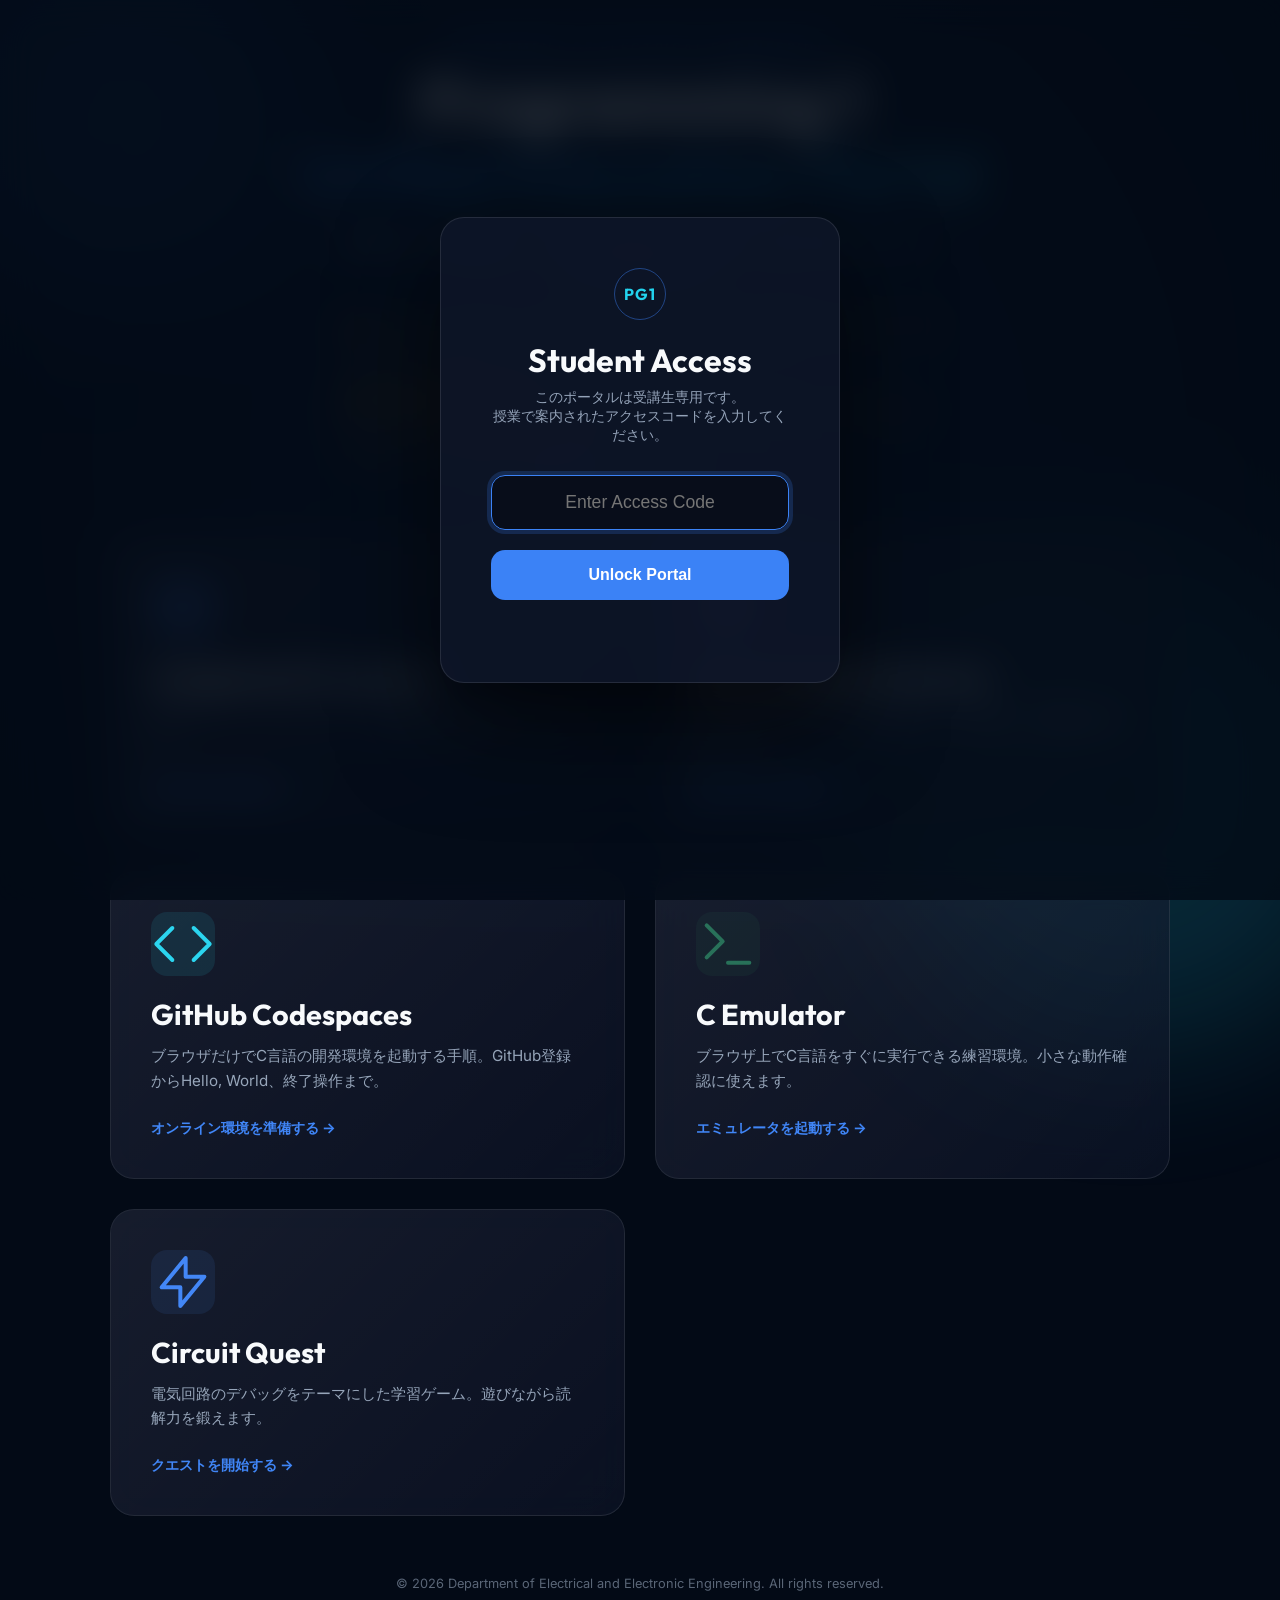
<file: index.html>
<!DOCTYPE html>
<html lang="ja">
<head>
    <meta charset="UTF-8">
    <meta name="viewport" content="width=device-width, initial-scale=1.0">
    <title>Programming 1 Digital Platform</title>
    <link rel="stylesheet" href="styles.css">
    <link rel="preconnect" href="https://fonts.googleapis.com">
    <link rel="preconnect" href="https://fonts.gstatic.com" crossorigin>
    <link href="https://fonts.googleapis.com/css2?family=Inter:wght@300;500;700&family=Outfit:wght@400;700&display=swap" rel="stylesheet">
    <style>
        #portalGate {
            position: fixed;
            top: 0;
            left: 0;
            width: 100%;
            height: 100%;
            background: rgba(3, 10, 22, 0.8);
            backdrop-filter: blur(20px);
            z-index: 9999;
            display: flex;
            align-items: center;
            justify-content: center;
            transition: all 0.5s ease;
        }
        .gate-card {
            background: rgba(15, 23, 42, 0.8);
            border: 1px solid rgba(255, 255, 255, 0.1);
            padding: 50px;
            border-radius: 24px;
            text-align: center;
            max-width: 400px;
            width: 90%;
            box-shadow: 0 40px 100px rgba(0, 0, 0, 0.6);
        }
        .gate-mark {
            width: 52px;
            height: 52px;
            margin: 0 auto 20px;
            border-radius: 50%;
            display: grid;
            place-items: center;
            border: 1px solid rgba(59, 130, 246, 0.45);
            color: var(--accent-cyan);
            font-family: 'Outfit', sans-serif;
            font-weight: 700;
            letter-spacing: 0.08em;
        }
        .gate-card h2 { font-family: 'Outfit', sans-serif; margin-bottom: 8px; font-size: 2rem; }
        .gate-card p { color: #94a3b8; font-size: 0.9rem; margin-bottom: 30px; }
        .gate-card input {
            width: 100%; padding: 16px; background: rgba(0,0,0,0.3); border: 1px solid rgba(59, 130, 246, 0.3);
            border-radius: 14px; color: white; text-align: center; font-size: 1.1rem; margin-bottom: 20px;
            box-sizing: border-box; outline: none;
        }
        .gate-card input:focus { border-color: #3b82f6; box-shadow: 0 0 0 4px rgba(59, 130, 246, 0.2); }
        .gate-card button {
            width: 100%; padding: 16px; background: #3b82f6; color: white; border: none;
            border-radius: 14px; font-weight: 700; font-size: 1rem; cursor: pointer; transition: all 0.2s;
        }
        .gate-card button:hover { transform: translateY(-2px); filter: brightness(1.1); }
        #portalGate.hidden { opacity: 0; pointer-events: none; }
    </style>
</head>
<body>
    <div id="portalGate">
        <div class="gate-card">
            <div class="gate-mark">PG1</div>
            <h2>Student Access</h2>
            <p>このポータルは受講生専用です。<br>授業で案内されたアクセスコードを入力してください。</p>
            <input type="password" id="gatePass" placeholder="Enter Access Code" autofocus>
            <button onclick="unlockPortal()">Unlock Portal</button>
            <div id="gateError" style="color:#ef4444; margin-top:15px; font-size:0.85rem; height:1.2em;"></div>
        </div>
    </div>

    <div class="background-container">
        <div class="glow-orb orb-1"></div>
        <div class="glow-orb orb-2"></div>
    </div>

    <main class="portal-shell">
        <section class="hero-section">
            <p class="eyebrow">DEPARTMENT OF ELECTRICAL ENGINEERING</p>
            <h1 class="main-title">Programming 1<span class="sub-title">Unified Education Portal</span></h1>
            <p class="hero-desc">講義資料、環境構築、ブラウザ実行環境、学習ゲームをまとめたプログラミングIの入口です。</p>

            <div style="margin-top: 30px; font-size: 0.85rem; color: var(--accent-gold); opacity: 0.9; line-height: 1.6; text-align: left; max-width: 600px; margin-left: auto; margin-right: auto;">
                <div>環境によってバックスラッシュ（\）が円記号（¥）として表示される場合がありますが、同じ記号として扱ってください。</div>
                <div style="margin-top: 10px; border-top: 1px solid rgba(245, 158, 11, 0.2); padding-top: 10px;">
                    <b>Visual Studio を使用する学生へ:</b><br>
                    第12回・第14回のキーボード入力やファイル入出力のプログラムでは、ビルドエラーを防ぐため、プログラムの1行目に次を記述してください。<br>
                    <code style="display: inline-block; background: rgba(0, 0, 0, 0.4); padding: 2px 6px; border-radius: 4px; font-family: monospace; color: #fff; margin-top: 4px;">#define _CRT_SECURE_NO_WARNINGS</code>
                </div>
            </div>
        </section>

        <nav class="entry-grid">
            <a href="lecture/index.html" class="portal-card lecture-card">
                <div class="card-icon">
                    <svg viewBox="0 0 24 24" fill="none" stroke="currentColor" stroke-width="1.5">
                        <path d="M12 6.253v13m0-13C10.832 5.477 9.246 5 7.5 5S4.168 5.477 3 6.253v13C4.168 18.477 5.754 18 7.5 18s3.332.477 4.5 1.253m0-13C13.168 5.477 14.754 5 16.5 5c1.747 0 3.332.477 4.5 1.253v13C19.832 18 18.247 18.477 16.5 18c-1.746 0-3.332.477-4.5 1.253" stroke-linecap="round" stroke-linejoin="round"/>
                    </svg>
                </div>
                <div class="card-content">
                    <h2>Assignment & Lecture</h2>
                    <p>講義スライド、サンプルコード、課題の確認と解説はこちらから。</p>
                    <span class="action-label">課題と資料を確認する &rarr;</span>
                </div>
            </a>

            <a href="lecture/setup.html" class="portal-card review-card">
                <div class="card-icon">
                    <svg viewBox="0 0 24 24" fill="none" stroke="currentColor" stroke-width="1.5">
                        <path d="M10.325 4.317c.426-1.756 2.924-1.756 3.35 0a1.724 1.724 0 002.573 1.066c1.543-.94 3.31.826 2.37 2.37a1.724 1.724 0 001.065 2.572c1.756.426 1.756 2.924 0 3.35a1.724 1.724 0 00-1.066 2.573c.94 1.543-.826 3.31-2.37 2.37a1.724 1.724 0 00-2.572 1.065c-.426 1.756-2.924 1.756-3.35 0a1.724 1.724 0 00-2.573-1.066c-1.543.94-3.31-.826-2.37-2.37a1.724 1.724 0 00-1.065-2.572c-1.756-.426-1.756-2.924 0-3.35a1.724 1.724 0 001.066-2.573c-.94-1.543.826-3.31 2.37-2.37.996.608 2.296.07 2.572-1.065z" stroke-linecap="round" stroke-linejoin="round"/>
                        <circle cx="12" cy="12" r="3" stroke-linecap="round" stroke-linejoin="round"/>
                    </svg>
                </div>
                <div class="card-content">
                    <h2>Environment & Review</h2>
                    <p>VSCode/GCCのローカル環境構築と、基本構文・制御構造の要点まとめ。</p>
                    <span class="action-label">環境と要点を確認する &rarr;</span>
                </div>
            </a>

            <a href="codespace/index.html" class="portal-card codespace-card">
                <div class="card-icon">
                    <svg viewBox="0 0 24 24" fill="none" stroke="currentColor" stroke-width="1.5">
                        <path d="M16 18l6-6-6-6M8 6l-6 6 6 6" stroke-linecap="round" stroke-linejoin="round"/>
                    </svg>
                </div>
                <div class="card-content">
                    <h2>GitHub Codespaces</h2>
                    <p>ブラウザだけでC言語の開発環境を起動する手順。GitHub登録からHello, World、終了操作まで。</p>
                    <span class="action-label">オンライン環境を準備する &rarr;</span>
                </div>
            </a>

            <a href="emulator/index.html" class="portal-card emulator-card">
                <div class="card-icon">
                    <svg viewBox="0 0 24 24" fill="none" stroke="currentColor" stroke-width="1.5">
                        <path d="M4 17l6-6-6-6M12 19h8" stroke-linecap="round" stroke-linejoin="round"/>
                    </svg>
                </div>
                <div class="card-content">
                    <h2>C Emulator</h2>
                    <p>ブラウザ上でC言語をすぐに実行できる練習環境。小さな動作確認に使えます。</p>
                    <span class="action-label">エミュレータを起動する &rarr;</span>
                </div>
            </a>

            <a href="game/index.html" class="portal-card game-card">
                <div class="card-icon">
                    <svg viewBox="0 0 24 24" fill="none" stroke="currentColor" stroke-width="1.5">
                        <path d="M13 10V3L4 14h7v7l9-11h-7z" stroke-linecap="round" stroke-linejoin="round"/>
                    </svg>
                </div>
                <div class="card-content">
                    <h2>Circuit Quest</h2>
                    <p>電気回路のデバッグをテーマにした学習ゲーム。遊びながら読解力を鍛えます。</p>
                    <span class="action-label">クエストを開始する &rarr;</span>
                </div>
            </a>
        </nav>

        <footer class="portal-footer">
            <p>&copy; 2026 Department of Electrical and Electronic Engineering. All rights reserved.</p>
        </footer>
    </main>

    <script>
        const PORTAL_CODE = "pg1-2026";

        function unlockPortal() {
            const pass = document.getElementById('gatePass').value;
            const gate = document.getElementById('portalGate');
            const err = document.getElementById('gateError');

            if (pass === PORTAL_CODE) {
                gate.classList.add('hidden');
                sessionStorage.setItem('portal_unlocked', 'true');
            } else {
                err.textContent = "アクセスコードが正しくありません。";
                document.getElementById('gatePass').value = '';
            }
        }

        if (sessionStorage.getItem('portal_unlocked') === 'true') {
            document.getElementById('portalGate').classList.add('hidden');
        }

        document.getElementById('gatePass').addEventListener('keypress', (e) => {
            if (e.key === 'Enter') unlockPortal();
        });
    </script>
</body>
</html>
</file>
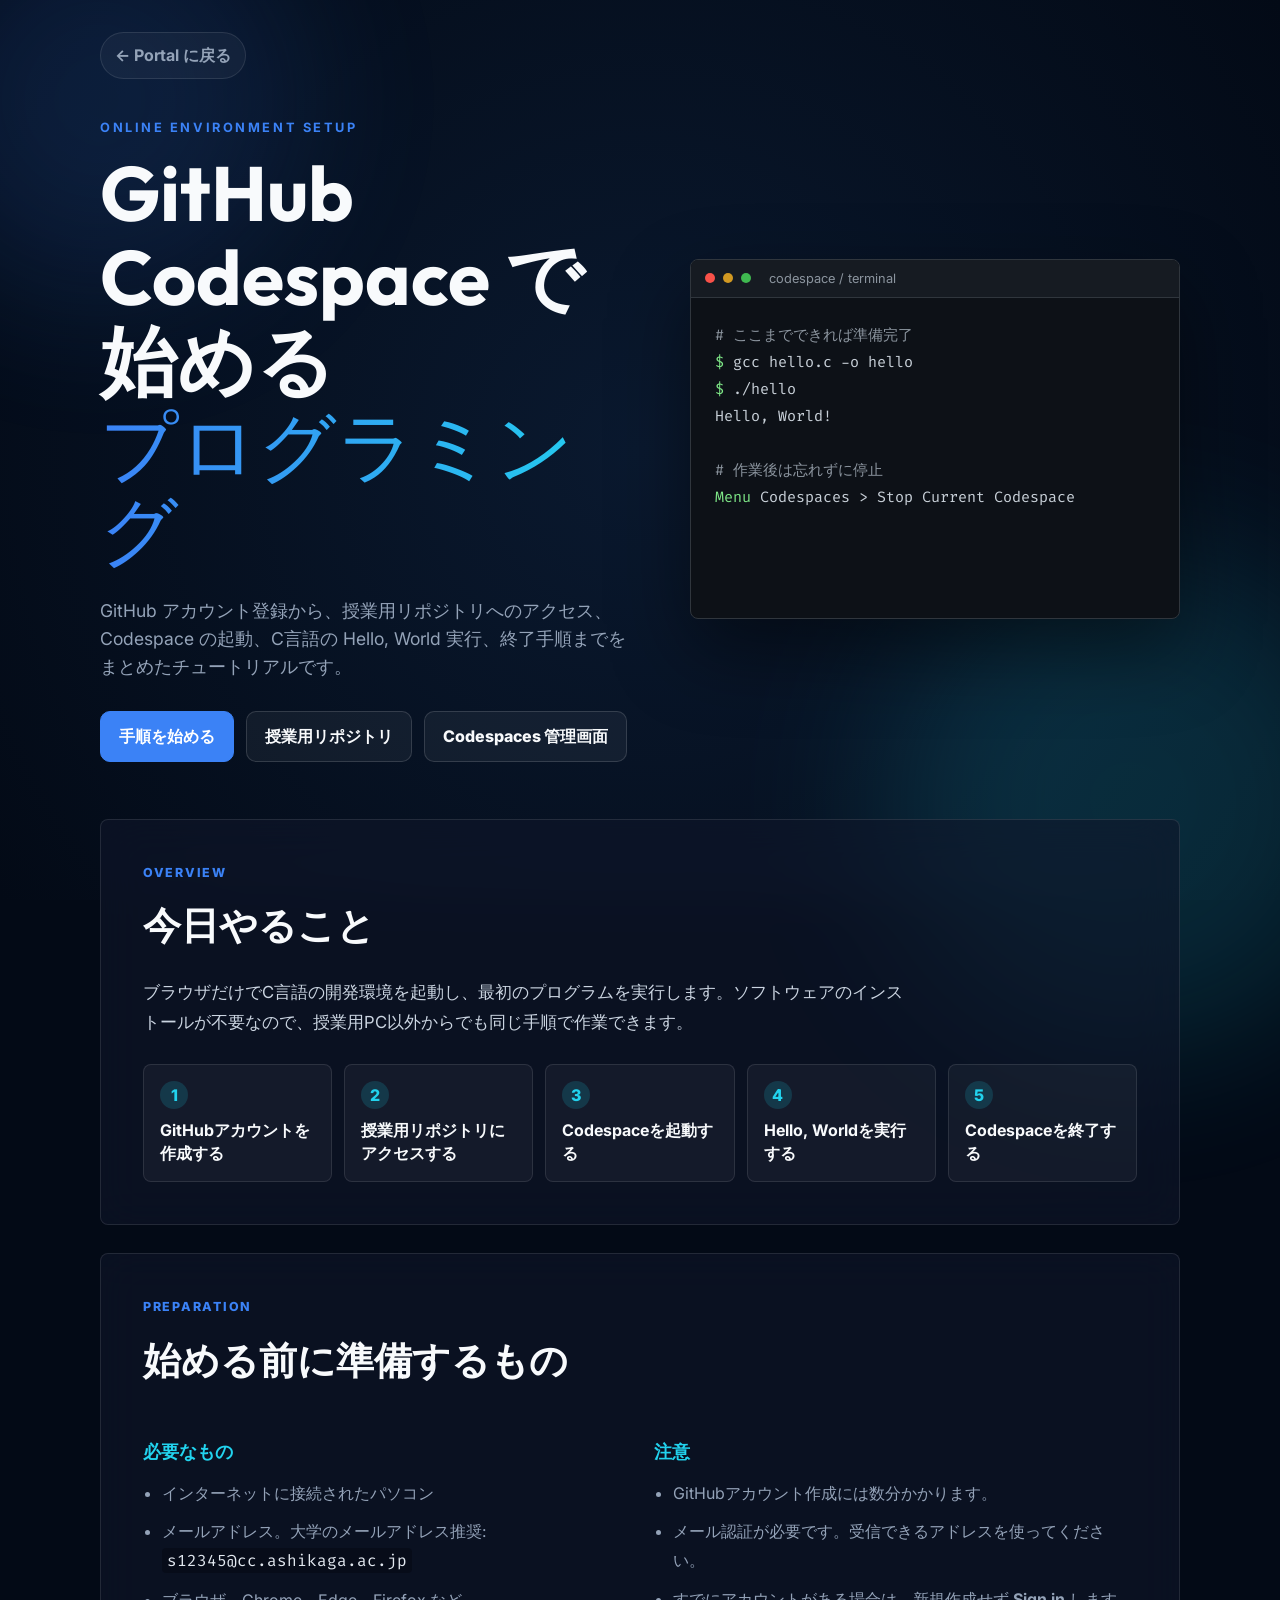
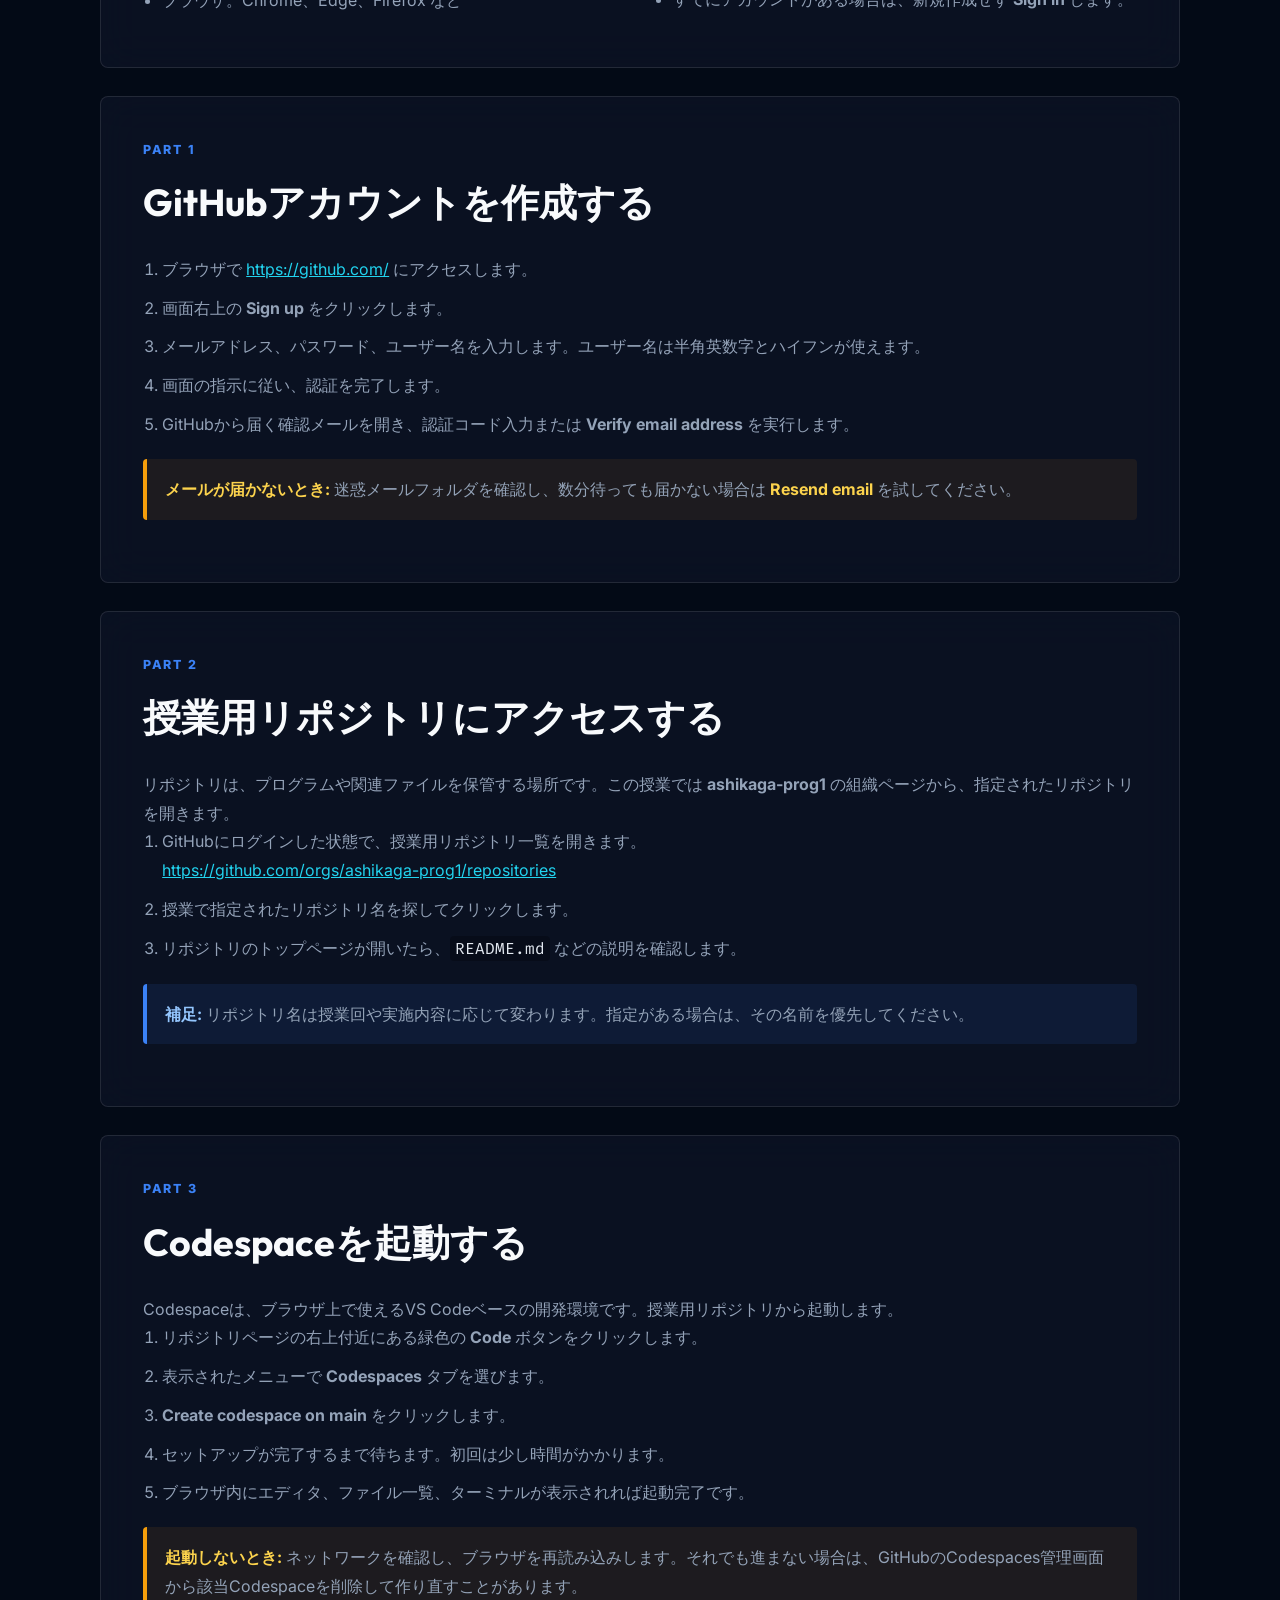
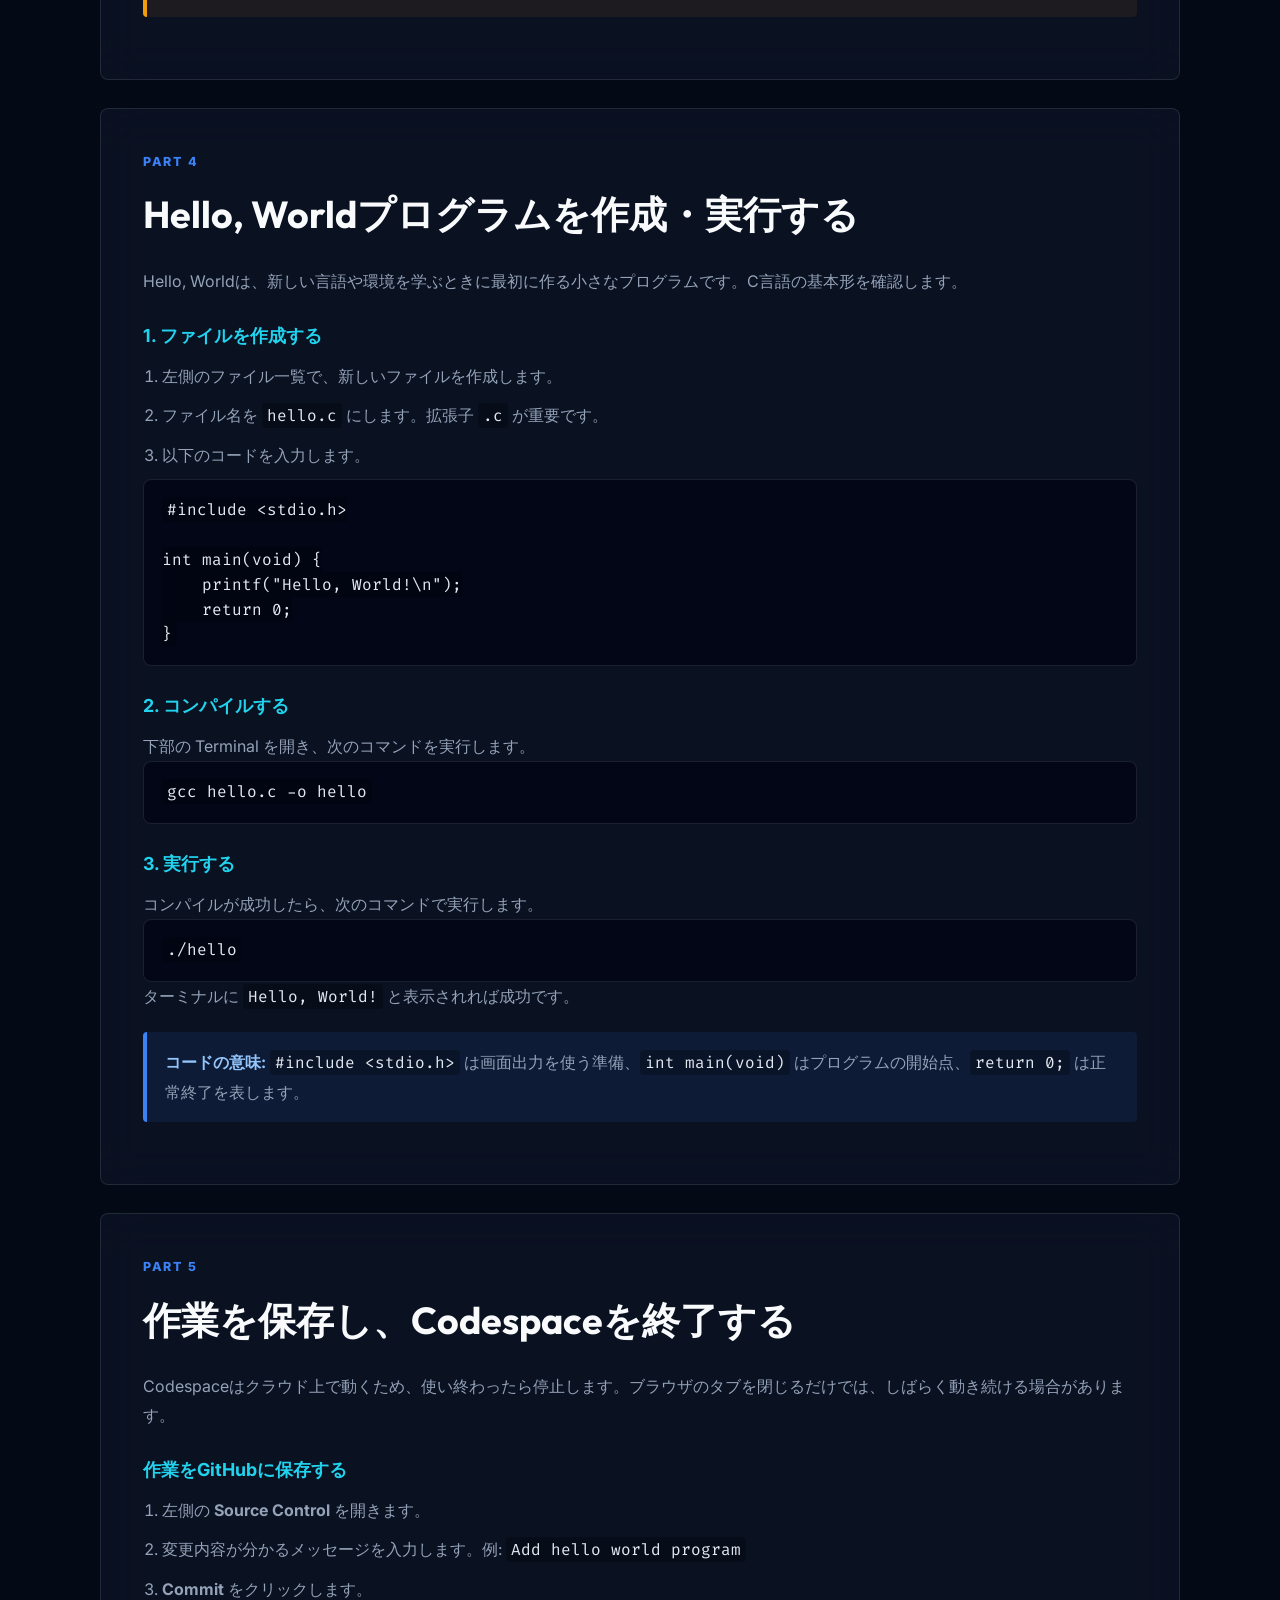
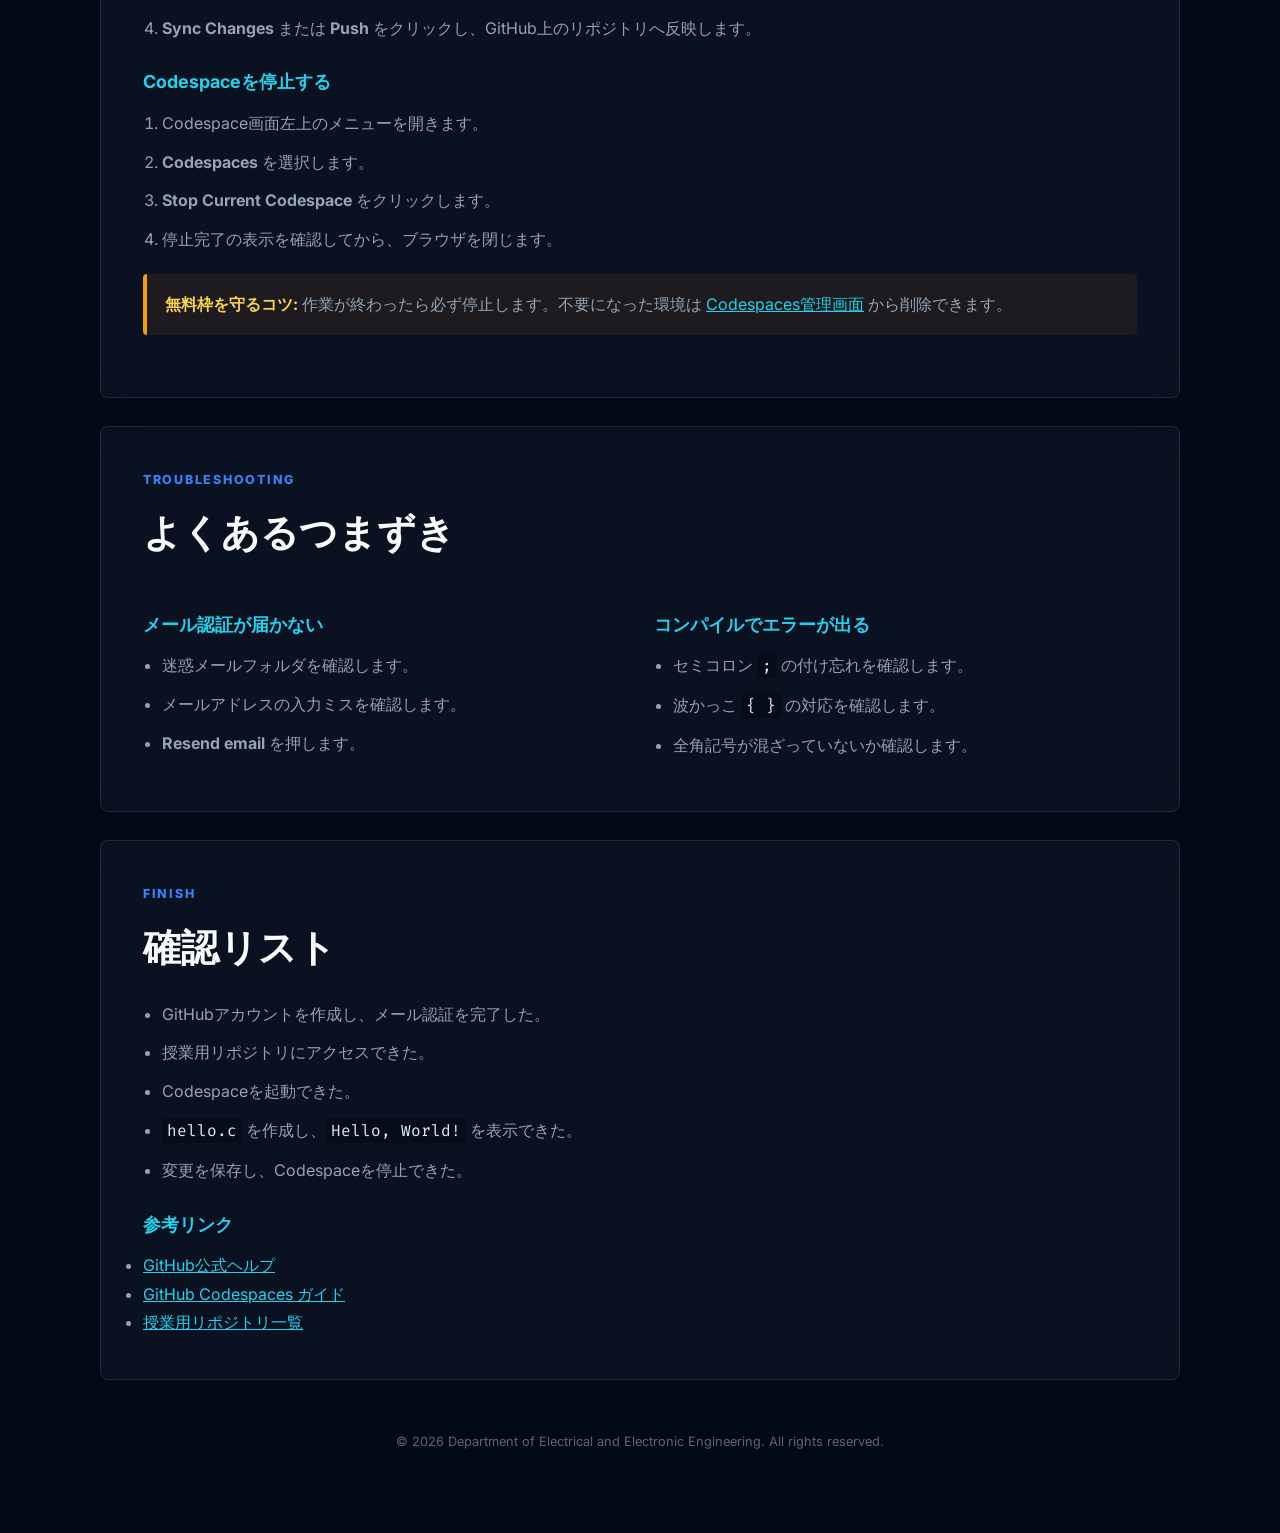
<file: codespace/index.html>
﻿<!DOCTYPE html>
<html lang="ja">
<head>
    <meta charset="UTF-8">
    <meta name="viewport" content="width=device-width, initial-scale=1.0">
    <title>GitHub Codespaces チュートリアル - Programming 1</title>
    <link rel="stylesheet" href="../styles.css">
    <link rel="preconnect" href="https://fonts.googleapis.com">
    <link rel="preconnect" href="https://fonts.gstatic.com" crossorigin>
    <link href="https://fonts.googleapis.com/css2?family=Inter:wght@300;500;700;800&family=Outfit:wght@400;700&family=Fira+Code:wght@400;500&display=swap" rel="stylesheet">
    <style>
        body { display: block; align-items: initial; justify-content: initial; line-height: 1.8; }
        .content-shell { width: min(1080px, calc(100% - 40px)); margin: 0 auto; padding: 32px 0 80px; }
        .back-link { display: inline-flex; align-items: center; gap: 8px; margin-bottom: 36px; color: var(--text-muted); text-decoration: none; font-weight: 700; padding: 8px 14px; border: 1px solid var(--card-border); border-radius: 999px; background: rgba(255,255,255,0.04); }
        .back-link:hover { color: var(--text-primary); border-color: rgba(59,130,246,0.5); }
        .codespace-hero { min-height: 72vh; display: grid; grid-template-columns: minmax(0,1.05fr) minmax(300px,0.95fr); gap: 48px; align-items: center; margin-bottom: 56px; }
        .hero-copy { text-align: left; }
        .hero-copy .main-title { font-size: clamp(2.6rem, 6vw, 5.2rem); margin-bottom: 24px; }
        .hero-copy .hero-desc { margin: 0; max-width: 680px; }
        .hero-actions { display: flex; flex-wrap: wrap; gap: 12px; margin-top: 30px; }
        .button-link { display: inline-flex; align-items: center; justify-content: center; min-height: 44px; padding: 10px 18px; border-radius: 10px; text-decoration: none; font-weight: 800; border: 1px solid rgba(255,255,255,0.14); color: var(--text-primary); background: rgba(255,255,255,0.05); }
        .button-link.primary { background: var(--accent-blue); border-color: var(--accent-blue); color: white; }
        .terminal-panel { background: #0d1117; border: 1px solid #30363d; border-radius: 8px; overflow: hidden; box-shadow: 0 32px 80px rgba(0,0,0,0.45); }
        .terminal-bar { display: flex; align-items: center; gap: 8px; height: 38px; padding: 0 14px; background: #161b22; border-bottom: 1px solid #30363d; }
        .dot { width: 10px; height: 10px; border-radius: 50%; background: #f85149; }
        .dot:nth-child(2) { background: #d29922; }
        .dot:nth-child(3) { background: #3fb950; }
        .terminal-title { margin-left: 10px; font-size: 0.8rem; color: #8b949e; }
        .terminal-body { padding: 24px; font-family: "Fira Code", monospace; color: #c9d1d9; font-size: 0.94rem; min-height: 320px; }
        .terminal-body .prompt { color: #7ee787; }
        .terminal-body .comment { color: #8b949e; }
        .section-card { background: var(--card-bg); border: 1px solid var(--card-border); border-radius: 8px; padding: clamp(24px, 4vw, 42px); margin-bottom: 28px; backdrop-filter: blur(20px); text-align: left; }
        .section-kicker { color: var(--accent-blue); font-weight: 800; letter-spacing: 0.14em; font-size: 0.78rem; margin-bottom: 8px; text-transform: uppercase; }
        h2 { font-family: "Outfit", sans-serif; color: var(--text-primary); font-size: clamp(1.7rem, 4vw, 2.35rem); margin-bottom: 18px; }
        h3 { color: var(--accent-cyan); font-size: 1.12rem; margin: 24px 0 10px; }
        p, li { color: var(--text-muted); }
        .lead { font-size: 1.04rem; color: #cbd5e1; max-width: 760px; }
        .flow-grid { display: grid; grid-template-columns: repeat(5, minmax(0, 1fr)); gap: 12px; margin-top: 26px; }
        .flow-step { min-height: 118px; padding: 16px; border-radius: 8px; background: rgba(255,255,255,0.045); border: 1px solid var(--card-border); }
        .flow-num { width: 28px; height: 28px; display: grid; place-items: center; background: rgba(34,211,238,0.16); color: var(--accent-cyan); border-radius: 50%; font-weight: 800; margin-bottom: 10px; }
        .flow-step strong { display: block; color: var(--text-primary); line-height: 1.45; }
        .two-column { display: grid; grid-template-columns: minmax(0,1fr) minmax(0,1fr); gap: 28px; }
        .check-list { padding-left: 1.2rem; }
        .check-list li { margin-bottom: 10px; }
        .note-box { border-left: 4px solid var(--accent-gold); background: rgba(245,158,11,0.08); padding: 16px 18px; border-radius: 4px; margin: 20px 0; }
        .note-box strong { color: #fcd34d; }
        .info-box { border-left-color: var(--accent-blue); background: rgba(59,130,246,0.09); }
        .info-box strong { color: #93c5fd; }
        code, pre { font-family: "Fira Code", monospace; }
        code { color: #e2e8f0; background: rgba(0,0,0,0.26); padding: 2px 5px; border-radius: 4px; }
        pre { background: #020617; border: 1px solid var(--card-border); border-radius: 8px; padding: 18px; overflow-x: auto; color: #e2e8f0; line-height: 1.55; }
        .resource-list a, .section-card a { color: var(--accent-cyan); }
        @media (max-width: 900px) { .codespace-hero, .two-column { grid-template-columns: 1fr; } .flow-grid { grid-template-columns: 1fr 1fr; } }
        @media (max-width: 560px) { .content-shell { width: min(100% - 28px, 1080px); } .flow-grid { grid-template-columns: 1fr; } .terminal-body { font-size: 0.78rem; padding: 18px; } }
    </style>
</head>
<body>
    <div class="background-container"><div class="glow-orb orb-1"></div><div class="glow-orb orb-2"></div></div>
    <main class="content-shell">
        <a href="../index.html" class="back-link">&larr; Portal に戻る</a>
        <section class="codespace-hero">
            <div class="hero-copy">
                <p class="eyebrow">ONLINE ENVIRONMENT SETUP</p>
                <h1 class="main-title">GitHub Codespace で始める<span class="sub-title">プログラミング</span></h1>
                <p class="hero-desc">GitHub アカウント登録から、授業用リポジトリへのアクセス、Codespace の起動、C言語の Hello, World 実行、終了手順までをまとめたチュートリアルです。</p>
                <div class="hero-actions">
                    <a class="button-link primary" href="#start">手順を始める</a>
                    <a class="button-link" href="https://github.com/orgs/ashikaga-prog1/repositories" target="_blank" rel="noreferrer">授業用リポジトリ</a>
                    <a class="button-link" href="https://github.com/codespaces" target="_blank" rel="noreferrer">Codespaces 管理画面</a>
                </div>
            </div>
            <div class="terminal-panel" aria-label="Codespaces terminal example">
                <div class="terminal-bar"><span class="dot"></span><span class="dot"></span><span class="dot"></span><span class="terminal-title">codespace / terminal</span></div>
                <div class="terminal-body"><span class="comment"># ここまでできれば準備完了</span><br><span class="prompt">$</span> gcc hello.c -o hello<br><span class="prompt">$</span> ./hello<br>Hello, World!<br><br><span class="comment"># 作業後は忘れずに停止</span><br><span class="prompt">Menu</span> Codespaces &gt; Stop Current Codespace</div>
            </div>
        </section>
        <section class="section-card" id="start">
            <p class="section-kicker">Overview</p><h2>今日やること</h2>
            <p class="lead">ブラウザだけでC言語の開発環境を起動し、最初のプログラムを実行します。ソフトウェアのインストールが不要なので、授業用PC以外からでも同じ手順で作業できます。</p>
            <div class="flow-grid">
                <div class="flow-step"><span class="flow-num">1</span><strong>GitHubアカウントを作成する</strong></div>
                <div class="flow-step"><span class="flow-num">2</span><strong>授業用リポジトリにアクセスする</strong></div>
                <div class="flow-step"><span class="flow-num">3</span><strong>Codespaceを起動する</strong></div>
                <div class="flow-step"><span class="flow-num">4</span><strong>Hello, Worldを実行する</strong></div>
                <div class="flow-step"><span class="flow-num">5</span><strong>Codespaceを終了する</strong></div>
            </div>
        </section>
        <section class="section-card">
            <p class="section-kicker">Preparation</p><h2>始める前に準備するもの</h2>
            <div class="two-column"><div><h3>必要なもの</h3><ul class="check-list"><li>インターネットに接続されたパソコン</li><li>メールアドレス。大学のメールアドレス推奨: <code>s12345@cc.ashikaga.ac.jp</code></li><li>ブラウザ。Chrome、Edge、Firefox など</li></ul></div><div><h3>注意</h3><ul class="check-list"><li>GitHubアカウント作成には数分かかります。</li><li>メール認証が必要です。受信できるアドレスを使ってください。</li><li>すでにアカウントがある場合は、新規作成せず <strong>Sign in</strong> します。</li></ul></div></div>
        </section>
        <section class="section-card">
            <p class="section-kicker">Part 1</p><h2>GitHubアカウントを作成する</h2>
            <ol class="check-list"><li>ブラウザで <a href="https://github.com/" target="_blank" rel="noreferrer">https://github.com/</a> にアクセスします。</li><li>画面右上の <strong>Sign up</strong> をクリックします。</li><li>メールアドレス、パスワード、ユーザー名を入力します。ユーザー名は半角英数字とハイフンが使えます。</li><li>画面の指示に従い、認証を完了します。</li><li>GitHubから届く確認メールを開き、認証コード入力または <strong>Verify email address</strong> を実行します。</li></ol>
            <div class="note-box"><p><strong>メールが届かないとき:</strong> 迷惑メールフォルダを確認し、数分待っても届かない場合は <strong>Resend email</strong> を試してください。</p></div>
        </section>
        <section class="section-card">
            <p class="section-kicker">Part 2</p><h2>授業用リポジトリにアクセスする</h2>
            <p>リポジトリは、プログラムや関連ファイルを保管する場所です。この授業では <strong>ashikaga-prog1</strong> の組織ページから、指定されたリポジトリを開きます。</p>
            <ol class="check-list"><li>GitHubにログインした状態で、授業用リポジトリ一覧を開きます。<br><a href="https://github.com/orgs/ashikaga-prog1/repositories" target="_blank" rel="noreferrer">https://github.com/orgs/ashikaga-prog1/repositories</a></li><li>授業で指定されたリポジトリ名を探してクリックします。</li><li>リポジトリのトップページが開いたら、<code>README.md</code> などの説明を確認します。</li></ol>
            <div class="note-box info-box"><p><strong>補足:</strong> リポジトリ名は授業回や実施内容に応じて変わります。指定がある場合は、その名前を優先してください。</p></div>
        </section>
        <section class="section-card">
            <p class="section-kicker">Part 3</p><h2>Codespaceを起動する</h2>
            <p>Codespaceは、ブラウザ上で使えるVS Codeベースの開発環境です。授業用リポジトリから起動します。</p>
            <ol class="check-list"><li>リポジトリページの右上付近にある緑色の <strong>Code</strong> ボタンをクリックします。</li><li>表示されたメニューで <strong>Codespaces</strong> タブを選びます。</li><li><strong>Create codespace on main</strong> をクリックします。</li><li>セットアップが完了するまで待ちます。初回は少し時間がかかります。</li><li>ブラウザ内にエディタ、ファイル一覧、ターミナルが表示されれば起動完了です。</li></ol>
            <div class="note-box"><p><strong>起動しないとき:</strong> ネットワークを確認し、ブラウザを再読み込みします。それでも進まない場合は、GitHubのCodespaces管理画面から該当Codespaceを削除して作り直すことがあります。</p></div>
        </section>
        <section class="section-card">
            <p class="section-kicker">Part 4</p><h2>Hello, Worldプログラムを作成・実行する</h2>
            <p>Hello, Worldは、新しい言語や環境を学ぶときに最初に作る小さなプログラムです。C言語の基本形を確認します。</p>
            <h3>1. ファイルを作成する</h3><ol class="check-list"><li>左側のファイル一覧で、新しいファイルを作成します。</li><li>ファイル名を <code>hello.c</code> にします。拡張子 <code>.c</code> が重要です。</li><li>以下のコードを入力します。</li></ol>
            <pre><code>#include &lt;stdio.h&gt;

int main(void) {
    printf("Hello, World!\n");
    return 0;
}</code></pre>
            <h3>2. コンパイルする</h3><p>下部の Terminal を開き、次のコマンドを実行します。</p><pre><code>gcc hello.c -o hello</code></pre>
            <h3>3. 実行する</h3><p>コンパイルが成功したら、次のコマンドで実行します。</p><pre><code>./hello</code></pre>
            <p>ターミナルに <code>Hello, World!</code> と表示されれば成功です。</p>
            <div class="note-box info-box"><p><strong>コードの意味:</strong> <code>#include &lt;stdio.h&gt;</code> は画面出力を使う準備、<code>int main(void)</code> はプログラムの開始点、<code>return 0;</code> は正常終了を表します。</p></div>
        </section>
        <section class="section-card">
            <p class="section-kicker">Part 5</p><h2>作業を保存し、Codespaceを終了する</h2>
            <p>Codespaceはクラウド上で動くため、使い終わったら停止します。ブラウザのタブを閉じるだけでは、しばらく動き続ける場合があります。</p>
            <h3>作業をGitHubに保存する</h3><ol class="check-list"><li>左側の <strong>Source Control</strong> を開きます。</li><li>変更内容が分かるメッセージを入力します。例: <code>Add hello world program</code></li><li><strong>Commit</strong> をクリックします。</li><li><strong>Sync Changes</strong> または <strong>Push</strong> をクリックし、GitHub上のリポジトリへ反映します。</li></ol>
            <h3>Codespaceを停止する</h3><ol class="check-list"><li>Codespace画面左上のメニューを開きます。</li><li><strong>Codespaces</strong> を選択します。</li><li><strong>Stop Current Codespace</strong> をクリックします。</li><li>停止完了の表示を確認してから、ブラウザを閉じます。</li></ol>
            <div class="note-box"><p><strong>無料枠を守るコツ:</strong> 作業が終わったら必ず停止します。不要になった環境は <a href="https://github.com/codespaces" target="_blank" rel="noreferrer">Codespaces管理画面</a> から削除できます。</p></div>
        </section>
        <section class="section-card">
            <p class="section-kicker">Troubleshooting</p><h2>よくあるつまずき</h2>
            <div class="two-column"><div><h3>メール認証が届かない</h3><ul class="check-list"><li>迷惑メールフォルダを確認します。</li><li>メールアドレスの入力ミスを確認します。</li><li><strong>Resend email</strong> を押します。</li></ul></div><div><h3>コンパイルでエラーが出る</h3><ul class="check-list"><li>セミコロン <code>;</code> の付け忘れを確認します。</li><li>波かっこ <code>{ }</code> の対応を確認します。</li><li>全角記号が混ざっていないか確認します。</li></ul></div></div>
        </section>
        <section class="section-card">
            <p class="section-kicker">Finish</p><h2>確認リスト</h2>
            <ul class="check-list"><li>GitHubアカウントを作成し、メール認証を完了した。</li><li>授業用リポジトリにアクセスできた。</li><li>Codespaceを起動できた。</li><li><code>hello.c</code> を作成し、<code>Hello, World!</code> を表示できた。</li><li>変更を保存し、Codespaceを停止できた。</li></ul>
            <h3>参考リンク</h3><ul class="resource-list"><li><a href="https://docs.github.com/ja" target="_blank" rel="noreferrer">GitHub公式ヘルプ</a></li><li><a href="https://docs.github.com/ja/codespaces" target="_blank" rel="noreferrer">GitHub Codespaces ガイド</a></li><li><a href="https://github.com/orgs/ashikaga-prog1/repositories" target="_blank" rel="noreferrer">授業用リポジトリ一覧</a></li></ul>
        </section>
        <footer class="portal-footer" style="text-align:center; margin-top:50px;"><p>&copy; 2026 Department of Electrical and Electronic Engineering. All rights reserved.</p></footer>
    </main>
</body>
</html>
</file>
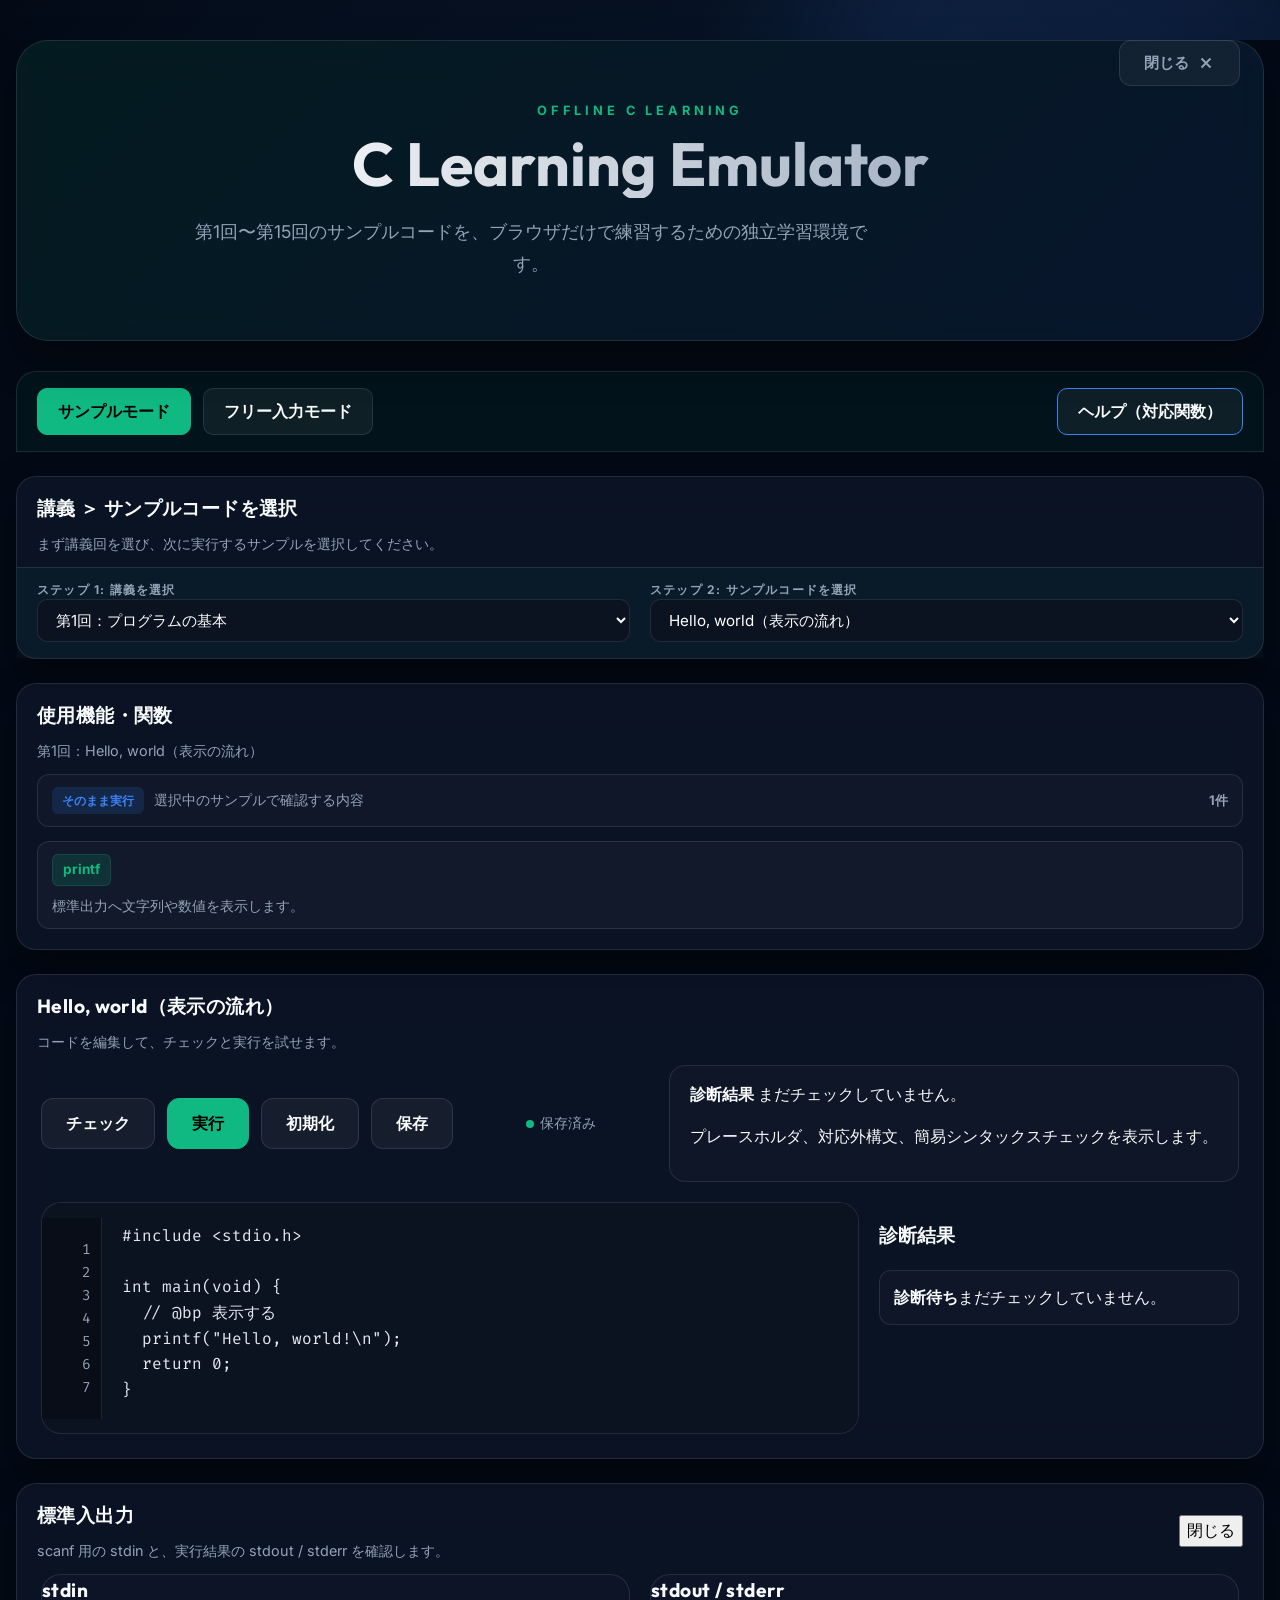
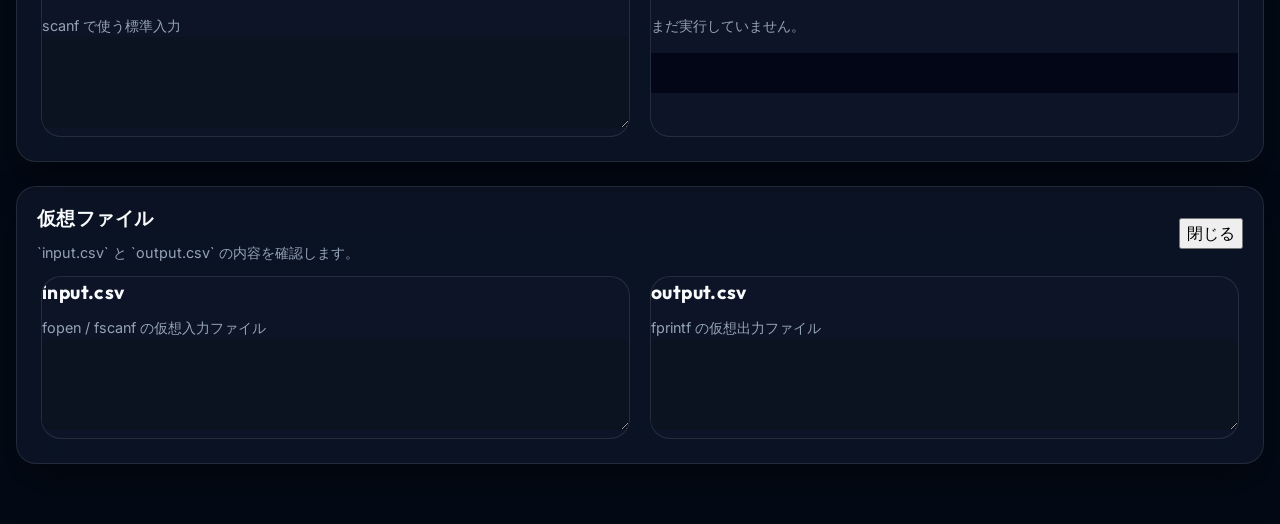
<file: emulator/index.html>
<!doctype html>
<html lang="ja">

<head>
  <meta charset="utf-8">
  <meta name="viewport" content="width=device-width, initial-scale=1">
  <title>C Learning Emulator</title>
  <meta name="theme-color" content="#16404d">
  <link rel="preconnect" href="https://fonts.googleapis.com">
  <link rel="preconnect" href="https://fonts.gstatic.com" crossorigin>
  <link
    href="https://fonts.googleapis.com/css2?family=Inter:wght@300;500;700&family=Outfit:wght@400;700&family=Fira+Code:wght@400;500&display=swap"
    rel="stylesheet">
  <style>
    :root {
      --bg-deep: #030a16;
      --bg-accent: #0a192f;
      --panel: rgba(15, 23, 42, 0.7);
      --panel-strong: rgba(30, 41, 59, 0.8);
      --border: rgba(255, 255, 255, 0.1);
      --accent: #10b981;
      --accent-blue: #3b82f6;
      --fg: #f8fafc;
      --muted: #94a3b8;
      --shadow: 0 20px 40px rgba(0, 0, 0, 0.4);
      --radius: 20px;
    }

    * {
      box-sizing: border-box;
    }

    html,
    body {
      margin: 0;
      min-height: 100%;
      color: var(--fg);
      background-color: var(--bg-deep);
      font-family: 'Inter', "Hiragino Sans", "Yu Gothic", sans-serif;
      line-height: 1.6;
    }

    button,
    textarea {
      font: inherit;
    }

    code {
      padding: 0.14em 0.38em;
      border-radius: 8px;
      background: rgba(255, 255, 255, 0.08);
      font-family: 'Fira Code', monospace;
      font-size: 0.92em;
    }

    /* Background Effects */
    .background-container {
      position: fixed;
      top: 0;
      left: 0;
      width: 100%;
      height: 100%;
      z-index: -1;
      background: radial-gradient(circle at 50% 50%, var(--bg-accent) 0%, var(--bg-deep) 100%);
    }

    .glow-orb {
      position: absolute;
      border-radius: 50%;
      filter: blur(80px);
      opacity: 0.15;
      pointer-events: none;
    }

    .orb-1 {
      width: 600px;
      height: 600px;
      background: var(--accent-blue);
      top: -200px;
      right: -100px;
    }

    .orb-2 {
      width: 400px;
      height: 400px;
      background: var(--accent);
      bottom: -100px;
      left: -100px;
    }

    .app-shell {
      width: min(1500px, calc(100vw - 32px));
      margin: 40px auto 60px;
      position: relative;
    }

    .hero {
      padding: 60px 50px;
      border-radius: 32px;
      color: #fff;
      background: linear-gradient(135deg, rgba(16, 185, 129, 0.1), rgba(59, 130, 246, 0.1));
      border: 1px solid var(--border);
      backdrop-filter: blur(20px);
      box-shadow: var(--shadow);
      margin-bottom: 30px;
      text-align: center;
    }

    .hero-copy {
      max-width: 900px;
      margin: 0 auto;
    }

    .eyebrow {
      margin: 0 0 10px;
      letter-spacing: 0.3em;
      text-transform: uppercase;
      font-size: 0.8rem;
      color: var(--accent);
      font-weight: 700;
    }

    .hero h1 {
      margin: 0;
      font-family: 'Outfit', sans-serif;
      font-size: clamp(2rem, 5vw, 3.8rem);
      line-height: 1.1;
      background: linear-gradient(to right, #fff, var(--muted));
      -webkit-background-clip: text;
      -webkit-text-fill-color: transparent;
    }

    .hero-text {
      margin: 18px 0 0;
      max-width: 62ch;
      line-height: 1.8;
      color: var(--muted);
      font-size: 1.1rem;
    }

    .hero-actions {
      display: flex;
      flex-direction: column;
      justify-content: center;
      gap: 12px;
      min-width: 260px;
    }

    .hero-link {
      min-height: 52px;
      font-weight: 700;
    }


    .status-card {
      display: flex;
      flex-direction: column;
      gap: 4px;
    }

    .status-label {
      display: block;
      font-size: 0.75rem;
      letter-spacing: 0.1em;
      text-transform: uppercase;
      color: var(--muted);
      font-weight: 700;
    }

    .status-card strong {
      color: var(--fg);
      font-size: 1rem;
    }

    .action-button {
      display: inline-flex;
      align-items: center;
      justify-content: center;
      padding: 12px 24px;
      border: 1px solid var(--border);
      border-radius: 12px;
      color: var(--fg);
      background: rgba(255, 255, 255, 0.05);
      cursor: pointer;
      text-decoration: none;
      font-weight: 700;
      transition: all 0.2s ease;
    }

    .action-button:hover:not(:disabled) {
      transform: translateY(-2px);
      background: rgba(255, 255, 255, 0.1);
      border-color: rgba(255, 255, 255, 0.3);
    }

    .action-button:disabled {
      opacity: 0.3;
      cursor: not-allowed;
    }

    .action-button--primary {
      background: var(--accent);
      color: #000;
      border-color: var(--accent);
    }

    .action-button--primary:hover:not(:disabled) {
      filter: brightness(1.1);
      box-shadow: 0 8px 24px rgba(16, 185, 129, 0.3);
    }

    .workspace {
      display: flex;
      flex-direction: column;
      gap: 24px;
      margin-top: 24px;
    }

    .panel {
      border: 1px solid var(--border);
      border-radius: var(--radius);
      background: var(--panel);
      box-shadow: var(--shadow);
      backdrop-filter: blur(20px);
    }

    .panel-head {
      padding: 16px 20px 12px;
    }

    .panel-head--row {
      display: flex;
      justify-content: space-between;
      gap: 16px;
      align-items: center;
    }

    .panel-head h2,
    .io-head h3 {
      margin: 0;
      font-family: 'Outfit', sans-serif;
      font-size: 1.2rem;
      letter-spacing: 0.02em;
    }

    .panel-head p,
    .io-head p {
      margin: 8px 0 0;
      color: var(--muted);
      line-height: 1.6;
      font-size: 0.9rem;
    }

    .panel--sessions,
    .panel--samples {
      min-height: auto;
    }

    .panel--sessions {
      display: flex;
      flex-direction: column;
    }

    .panel--samples {
      overflow: hidden;
    }

    .panel--editor,
    .panel--io,
    .panel--dummyfile,
    .panel--diagnostics {
      grid-column: 1 / -1;
    }

    .sample-select-wrap {
      padding: 12px 20px 16px;
      background: rgba(16, 185, 129, 0.05);
      border-top: 1px solid var(--border);
      display: flex;
      flex-wrap: wrap;
      align-items: flex-end;
      gap: 20px;
      flex-shrink: 0;
    }

    .select-item {
      flex: 1;
      min-width: 280px;
    }

    .sample-select-wrap label {
      white-space: nowrap;
    }

    .sample-select-cemu {
      width: 100%;
      margin-top: 0;
      padding: 10px 14px;
      border-radius: 10px;
      background: #0b1220;
      color: #fff;
      border: 1px solid var(--border);
      font-family: 'Inter', sans-serif;
      font-size: 0.95rem;
      cursor: pointer;
      outline: none;
      transition: border-color 0.2s;
    }

    .sample-select-cemu:hover {
      border-color: var(--accent);
    }

    .badge {
      display: inline-flex;
      align-items: center;
      padding: 4px 10px;
      border-radius: 6px;
      background: rgba(59, 130, 246, 0.15);
      color: var(--accent-blue);
      font-size: 0.75rem;
      font-weight: 700;
      text-transform: uppercase;
    }

    .badge--edit {
      background: rgba(16, 185, 129, 0.15);
      color: var(--accent);
    }

    .badge--guide {
      background: rgba(245, 158, 11, 0.15);
      color: #fcd34d;
    }

    .meta-grid {
      display: grid;
      grid-template-columns: repeat(2, minmax(0, 1fr));
      gap: 14px;
    }

    .meta-card {
      padding: 16px;
      border: 1px solid var(--border);
      border-radius: 16px;
      background: rgba(255, 255, 255, 0.02);
    }

    .feature-grid {
      display: grid;
      grid-template-columns: repeat(auto-fit, minmax(220px, 1fr));
      gap: 12px;
    }

    .feature-item {
      background: rgba(255, 255, 255, 0.03);
      border: 1px solid var(--border);
      border-radius: 12px;
      padding: 12px 14px;
      transition: all 0.2s;
    }

    .feature-item:hover {
      background: rgba(255, 255, 255, 0.05);
      border-color: rgba(255, 255, 255, 0.2);
    }

    .feature-badge {
      display: inline-block;
      background: rgba(16, 185, 129, 0.15);
      color: var(--accent);
      padding: 4px 10px;
      border-radius: 6px;
      font-weight: 700;
      font-size: 0.85rem;
      margin-bottom: 10px;
      border: 1px solid rgba(16, 185, 129, 0.2);
    }

    .feature-desc {
      font-size: 0.85rem;
      color: var(--muted);
      line-height: 1.5;
      margin: 0;
    }

    .sample-feature-section {
      padding: 0 20px 20px;
    }

    .sample-summary {
      display: flex;
      flex-wrap: wrap;
      align-items: center;
      gap: 10px;
      margin-bottom: 14px;
      padding: 12px 14px;
      border: 1px solid var(--border);
      border-radius: 12px;
      background: rgba(255, 255, 255, 0.025);
    }

    .sample-summary-text {
      color: var(--muted);
      font-size: 0.88rem;
    }

    .feature-count {
      margin-left: auto;
      color: var(--muted);
      font-size: 0.82rem;
      font-weight: 700;
    }

    .empty-notice {
      padding: 20px;
      border: 1px dashed var(--border);
      border-radius: 12px;
      text-align: center;
      color: var(--muted);
      font-size: 0.9rem;
      font-style: italic;
    }

    .editor-toolbar {
      display: flex;
      justify-content: space-between;
      align-items: center;
      gap: 14px;
      padding: 0 24px 20px;
      flex-wrap: wrap;
    }

    .editor-workbench {
      display: grid;
      grid-template-columns: 1fr 360px;
      gap: 20px;
      padding: 0 24px 24px;
    }

    .editor-actions {
      display: flex;
      gap: 12px;
    }

    .editor-check-status {
      padding: 16px 20px;
      border: 1px solid var(--border);
      border-radius: 16px;
      background: rgba(255, 255, 255, 0.02);
    }

    .code-editor-shell {
      display: grid;
      grid-template-columns: auto 1fr;
      border: 1px solid var(--border);
      border-radius: 20px;
      overflow: hidden;
      background: #0b1220;
    }

    .code-line-numbers {
      min-width: 60px;
      padding: 20px 10px;
      background: #080d18;
      color: var(--muted);
      border-right: 1px solid var(--border);
      font-family: 'Fira Code', monospace;
      font-size: 0.9rem;
      text-align: right;
      user-select: none;
    }

    .code-editor,
    .plain-editor,
    .console-output {
      width: 100%;
      padding: 20px;
      border: none;
      background: #0b1220;
      color: #e2e8f0;
      font-family: 'Fira Code', monospace;
      font-size: 1rem;
      line-height: 1.6;
    }

    .console-output {
      background: #020617;
      color: #10b981;
    }

    .io-grid,
    .output-grid {
      display: grid;
      grid-template-columns: 1fr 1fr;
      gap: 20px;
      padding: 0 24px 24px;
    }

    .io-card {
      border: 1px solid var(--border);
      border-radius: 20px;
      overflow: hidden;
      background: var(--panel);
    }

    .diagnostic-item {
      padding: 14px;
      border-radius: 12px;
      border: 1px solid var(--border);
      background: rgba(255, 255, 255, 0.02);
    }

    .diagnostic-item--error {
      border-color: rgba(239, 68, 68, 0.3);
      color: #fca5a5;
    }

    .diagnostic-item--warning {
      border-color: rgba(245, 158, 11, 0.3);
      color: #fcd34d;
    }

    .help-table {
      width: 100%;
      border-collapse: collapse;
      border: 1px solid var(--border);
      border-radius: 16px;
      overflow: hidden;
    }

    .help-table th {
      background: rgba(255, 255, 255, 0.05);
      text-align: left;
      padding: 14px;
      color: var(--accent);
    }

    .help-table td {
      padding: 14px;
      border-top: 1px solid var(--border);
    }

    @media (max-width: 1200px) {
      .workspace {
        grid-template-columns: 1fr;
      }

      .editor-workbench {
        grid-template-columns: 1fr;
      }
    }

    @media (max-width: 640px) {
      .select-item {
        min-width: 100%;
      }

      .feature-count {
        margin-left: 0;
      }
    }

    .cemu-close-btn {
      position: absolute;
      top: 40px;
      right: 40px;
      z-index: 9999;
      color: var(--muted);
      text-decoration: none;
      font-size: 0.95rem;
      display: flex;
      align-items: center;
      gap: 8px;
      padding: 10px 24px;
      background: rgba(255, 255, 255, 0.05);
      border-radius: 12px;
      backdrop-filter: blur(20px);
      border: 1px solid var(--border);
      transition: all 0.2s cubic-bezier(0.4, 0, 0.2, 1);
      font-family: 'Inter', sans-serif;
      font-weight: 700;
      pointer-events: auto;
    }

    .cemu-close-btn:hover {
      color: #fca5a5;
      background: rgba(239, 68, 68, 0.1);
      border-color: #ef4444;
      transform: translateY(-2px);
    }

    .cemu-close-btn svg {
      width: 18px;
      height: 18px;
    }

    /* Mode Selector Styles */
    .mode-selector {
      display: flex;
      gap: 12px;
      padding: 16px 20px;
      background: rgba(16, 185, 129, 0.05);
      border-bottom: 1px solid var(--border);
      border-radius: 20px 20px 0 0;
      margin-bottom: 24px;
      border: 1px solid var(--border);
    }

    .mode-button {
      padding: 10px 20px;
      border-radius: 10px;
      border: 1px solid var(--border);
      background: rgba(255, 255, 255, 0.05);
      color: var(--fg);
      cursor: pointer;
      transition: all 0.2s;
      font-weight: 700;
    }

    .mode-button:hover {
      background: rgba(255, 255, 255, 0.1);
      border-color: rgba(255, 255, 255, 0.3);
    }

    .mode-button--active {
      background: var(--accent);
      color: #000;
      border-color: var(--accent);
    }

    .save-status-indicator {
      font-size: 0.85rem;
      color: var(--muted);
      display: flex;
      align-items: center;
      gap: 6px;
    }

    .save-status-indicator::before {
      content: "";
      display: inline-block;
      width: 8px;
      height: 8px;
      border-radius: 50%;
      background: var(--muted);
    }

    .save-status-indicator--saved::before {
      background: var(--accent);
    }

    .save-status-indicator--saving::before {
      background: var(--accent-blue);
    }

    /* Help Modal Styles */
    .help-overlay {
      position: fixed;
      top: 0;
      left: 0;
      width: 100%;
      height: 100%;
      background: rgba(0, 0, 0, 0.85);
      backdrop-filter: blur(12px);
      display: none;
      align-items: center;
      justify-content: center;
      z-index: 1000;
      opacity: 0;
      transition: opacity 0.3s;
    }

    .help-overlay.is-visible {
      display: flex;
      opacity: 1;
    }

    .help-modal {
      background: #1a1a1a;
      border: 1px solid var(--border);
      border-radius: 24px;
      padding: 40px;
      max-width: 640px;
      width: 90%;
      max-height: 85vh;
      overflow-y: auto;
      box-shadow: 0 30px 60px rgba(0, 0, 0, 0.8);
      transform: translateY(20px);
      transition: transform 0.3s;
    }

    .help-overlay.is-visible .help-modal {
      transform: translateY(0);
    }

    .help-modal h2 {
      margin-bottom: 24px;
      color: var(--accent);
      font-size: 1.8rem;
      border-bottom: 1px solid var(--border);
      padding-bottom: 16px;
    }

    .help-list {
      display: flex;
      flex-direction: column;
      gap: 12px;
    }

    .help-item {
      display: grid;
      grid-template-columns: 120px 1fr;
      gap: 16px;
      padding: 12px;
      border-radius: 12px;
      background: rgba(255, 255, 255, 0.03);
    }

    .help-item code {
      color: var(--accent-blue);
      font-weight: bold;
      font-family: var(--font-mono);
      font-size: 1.1rem;
    }

    .help-item span {
      font-size: 0.95rem;
      line-height: 1.5;
      color: var(--muted);
    }

    .help-close-btn {
      margin-top: 32px;
      width: 100%;
      padding: 16px;
      background: var(--accent);
      color: #000;
      border: none;
      border-radius: 12px;
      font-weight: 800;
      cursor: pointer;
      font-size: 1rem;
      transition: all 0.2s;
    }

    .help-close-btn:hover {
      filter: brightness(1.1);
      transform: translateY(-2px);
    }
  </style>

</head>

<body>
  <div class="background-container">
    <div class="glow-orb orb-1"></div>
    <div class="glow-orb orb-2"></div>
  </div>
  <a href="../index.html" class="cemu-close-btn">
    <span>閉じる</span>
    <svg viewBox="0 0 24 24" fill="none" stroke="currentColor" stroke-width="2.5">
      <path d="M18 6L6 18M6 6l12 12"></path>
    </svg>
  </a>
  <div class="app-shell">
    <header class="hero">
      <div class="hero-copy">
        <p class="eyebrow">Offline C Learning</p>
        <h1>C Learning Emulator</h1>
        <p id="appSubtitle" class="hero-text">第1回〜第15回のサンプルコードを、ブラウザだけで練習するための独立学習環境です。</p>
      </div>
    </header>

    <div class="mode-selector">
      <button id="modeButtonSample" class="mode-button mode-button--active" data-mode="sample">
        サンプルモード
      </button>
      <button id="modeButtonFree" class="mode-button" data-mode="free">
        フリー入力モード
      </button>
      <button id="helpButton" class="mode-button" style="margin-left: auto; border-color: var(--accent-blue);">
        ヘルプ（対応関数）
      </button>
    </div>

    <main class="workspace">

      <aside id="sessionsPanel" class="panel panel--sessions">
        <div class="panel-head">
          <h2>講義 ＞ サンプルコードを選択</h2>
          <p>まず講義回を選び、次に実行するサンプルを選択してください。</p>
        </div>
        <div class="sample-select-wrap">
          <div class="select-item">
            <label class="status-label">ステップ 1: 講義を選択</label>
            <select id="sessionSelect" class="sample-select-cemu"></select>
          </div>
          <div class="select-item">
            <label class="status-label">ステップ 2: サンプルコードを選択</label>
            <select id="sampleSelect" class="sample-select-cemu"></select>
          </div>
        </div>
      </aside>

      <section id="samplesPanel" class="panel panel--samples">
        <div class="panel-head">
          <h2 id="samplePanelTitle">使用機能・関数</h2>
          <p id="samplePanelDesc">このコードの主なポイント</p>
        </div>
        <div id="functionList" class="sample-feature-section"></div>
      </section>


      <section class="panel panel--editor">
        <div class="panel-head panel-head--row">
          <div>
            <h2 id="editorTitle">コード</h2>
            <p id="editorSubtitle">ブラウザ用のサンプルコードを編集できます。</p>
          </div>
        </div>
        <div class="editor-toolbar">
          <div class="editor-actions">
            <button id="checkButton" class="action-button">チェック</button>
            <button id="runButton" class="action-button action-button--primary">実行</button>
            <button id="resetButton" class="action-button">初期化</button>
            <button id="saveButton" class="action-button">保存</button>
          </div>
          <div id="saveStatus" class="save-status-indicator">
            準備完了
          </div>
          <div id="checkStatus" class="editor-check-status editor-check-status--idle" aria-live="polite">

            <strong>診断結果</strong>
            <span>まだチェックしていません。</span>
            <p>プレースホルダ、対応外構文、簡易シンタックスチェックを表示します。</p>
          </div>
        </div>
        <div class="editor-workbench">
          <div class="code-editor-shell">
            <pre id="codeLineNumbers" class="code-line-numbers" aria-hidden="true">1</pre>
            <textarea id="codeEditor" class="code-editor" spellcheck="false" wrap="off"
              aria-label="Cコードエディタ"></textarea>
          </div>
          <section class="editor-diagnostics" aria-labelledby="editorDiagnosticsTitle">
            <div class="editor-diagnostics-head">
              <h3 id="editorDiagnosticsTitle">診断結果</h3>
            </div>
            <div id="diagnosticList" class="diagnostic-list diagnostic-list--editor"></div>
          </section>
        </div>
      </section>

      <section class="panel panel--io collapsible-panel" data-panel-key="io">
        <div class="panel-head panel-head--row">
          <div>
            <h2>標準入出力</h2>
            <p>scanf 用の stdin と、実行結果の stdout / stderr を確認します。</p>
          </div>
          <button type="button" class="collapse-button" data-panel-toggle="io" aria-expanded="true">閉じる</button>
        </div>
        <div class="io-grid">
          <div class="io-card">
            <div class="io-head">
              <h3>stdin</h3>
              <p>scanf で使う標準入力</p>
            </div>
            <textarea id="stdinEditor" class="plain-editor" spellcheck="false"></textarea>
          </div>
          <div class="io-card">
            <div class="io-head">
              <h3>stdout / stderr</h3>
              <p id="runSummary">まだ実行していません。</p>
            </div>
            <pre id="runtimeOutput" class="console-output"></pre>
          </div>
        </div>
      </section>

      <section class="panel panel--dummyfile collapsible-panel" data-panel-key="dummyfile">
        <div class="panel-head panel-head--row">
          <div>
            <h2>仮想ファイル</h2>
            <p>`input.csv` と `output.csv` の内容を確認します。</p>
          </div>
          <button type="button" class="collapse-button" data-panel-toggle="dummyfile" aria-expanded="true">閉じる</button>
        </div>
        <div class="output-grid">
          <div class="io-card">
            <div class="io-head">
              <h3>input.csv</h3>
              <p>fopen / fscanf の仮想入力ファイル</p>
            </div>
            <textarea id="inputCsvEditor" class="plain-editor" spellcheck="false"></textarea>
          </div>
          <div class="io-card">
            <div class="io-head">
              <h3>output.csv</h3>
              <p>fprintf の仮想出力ファイル</p>
            </div>
            <textarea id="outputCsvEditor" class="plain-editor" spellcheck="false" readonly></textarea>
          </div>
        </div>
      </section>
    </main>
  </div>

  <!-- Help Modal -->
  <div id="helpOverlay" class="help-overlay">
    <div class="help-modal">
      <h2>対応関数・文法一覧</h2>
      <div id="helpList" class="help-list">
        <!-- Content injected by JS -->
      </div>
      <button id="helpCloseBtn" class="help-close-btn">閉じる</button>
    </div>
  </div>

  <script>
    /* --- CEmu Data --- */
    window.__CEMU_DATA__ = {
      "version": 1,
      "app": {
        "title": "C Learning Emulator",
        "targetSessions": [
          1,
          2,
          3,
          4,
          5,
          6,
          7,
          8,
          9,
          10,
          11,
          12,
          13,
          14,
          15
        ],
        "virtualFiles": [
          {
            "name": "input.csv",
            "modes": [
              "r"
            ]
          },
          {
            "name": "output.csv",
            "modes": [
              "w"
            ]
          }
        ]
      },
      "runtime": {
        "maxRunMs": 1500,
        "maxStdoutBytes": 65536,
        "maxFileBytes": 32768,
        "allowedHeaders": [
          "stdio.h"
        ]
      },
      "sessions": [
        {
          "sessionNo": 1,
          "title": "プログラムの基本",
          "description": "第1回のサンプルコードをブラウザ上で試すための独立学習環境です。",
          "assignment": null,
          "samples": [
            {
              "id": "s01-01",
              "sampleIndex": 1,
              "title": "Hello, world（表示の流れ）",
              "mode": "run",
              "originalCode": "#include <stdio.h>\n\nint main(void) {\n  // @bp 表示する\n  printf(\"Hello, world!\\n\");\n  return 0;\n}",
              "browserCode": "#include <stdio.h>\n\nint main(void) {\n  // @bp 表示する\n  printf(\"Hello, world!\\n\");\n  return 0;\n}",
              "watch": [],
              "trace": [
                {
                  "at": "開始",
                  "vars": {
                    "(開始)": ""
                  },
                  "stdout": ""
                },
                {
                  "at": "main開始",
                  "vars": {
                    "(main開始)": ""
                  },
                  "stdout": ""
                },
                {
                  "at": "表示する",
                  "vars": {
                    "(printf呼出)": ""
                  },
                  "stdout": "Hello, world!\n"
                }
              ],
              "features": [
                "printf"
              ],
              "stdinDefault": "",
              "inputCsvDefault": "",
              "expectedStdout": "Hello, world!\n",
              "notes": []
            },
            {
              "id": "s01-02",
              "sampleIndex": 2,
              "title": "整数の計算と出力（printf）",
              "mode": "run",
              "originalCode": "#include <stdio.h>\n\nint main(void) {\n  int a = 3, b = 5;\n  // @bp 結果を表示\n  printf(\"%d\\n\", a + b);\n  return 0;\n}",
              "browserCode": "#include <stdio.h>\n\nint main(void) {\n  int a = 3, b = 5;\n  // @bp 結果を表示\n  printf(\"%d\\n\", a + b);\n  return 0;\n}",
              "watch": [],
              "trace": [
                {
                  "at": "値を用意",
                  "vars": {
                    "a": 3,
                    "b": 5
                  },
                  "stdout": ""
                },
                {
                  "at": "結果を表示",
                  "vars": {
                    "a": 3,
                    "b": 5
                  },
                  "stdout": "8\n"
                }
              ],
              "features": [
                "printf"
              ],
              "stdinDefault": "",
              "inputCsvDefault": "",
              "expectedStdout": "8\n",
              "notes": []
            },
            {
              "id": "s01-03",
              "sampleIndex": 3,
              "title": "コンパイル→実行のイメージ（擬似）",
              "mode": "guide",
              "originalCode": "// 実際はVSCode＋gccで実行します\n// ここでは手順の確認だけ",
              "browserCode": "// 実際はVSCode＋gccで実行します\n// ここでは手順の確認だけ",
              "watch": [],
              "trace": [
                {
                  "vars": {
                    "手順": "gcc main.c -o main.exe"
                  },
                  "stdout": ""
                },
                {
                  "vars": {
                    "手順": "./main.exe"
                  },
                  "stdout": "（実行結果が表示される）\n"
                }
              ],
              "features": [],
              "stdinDefault": "",
              "inputCsvDefault": "",
              "expectedStdout": "（実行結果が表示される）\n",
              "notes": [
                "このサンプルはコンパイル手順の説明用です。",
                "ブラウザ版では実行ではなく学習ガイドとして表示します。"
              ]
            }
          ]
        },
        {
          "sessionNo": 2,
          "title": "C言語の基本（変数・出力）",
          "description": "第2回のサンプルコードをブラウザ上で試すための独立学習環境です。",
          "assignment": null,
          "samples": [
            {
              "id": "s02-01",
              "sampleIndex": 1,
              "title": "変数とprintf（足し算）",
              "mode": "run",
              "originalCode": "#include <stdio.h>\n\nint main(void) {\n  int a = 3;\n  // @bp bを用意\n  int b = 5;\n  // @bp 合計を計算\n  int s = a + b;\n  // @bp 結果を表示\n  printf(\"%d\\n\", s);\n  return 0;\n}",
              "browserCode": "#include <stdio.h>\n\nint main(void) {\n  int a = 3;\n  // @bp bを用意\n  int b = 5;\n  // @bp 合計を計算\n  int s = a + b;\n  // @bp 結果を表示\n  printf(\"%d\\n\", s);\n  return 0;\n}",
              "watch": [],
              "trace": [
                {
                  "at": "aを用意",
                  "vars": {
                    "a": 3
                  },
                  "stdout": ""
                },
                {
                  "at": "bを用意",
                  "vars": {
                    "a": 3,
                    "b": 5
                  },
                  "stdout": ""
                },
                {
                  "at": "合計を計算",
                  "vars": {
                    "a": 3,
                    "b": 5,
                    "s": 8
                  },
                  "stdout": ""
                },
                {
                  "at": "結果を表示",
                  "vars": {
                    "a": 3,
                    "b": 5,
                    "s": 8
                  },
                  "stdout": "8\n"
                }
              ],
              "features": [
                "printf"
              ],
              "stdinDefault": "",
              "inputCsvDefault": "",
              "expectedStdout": "8\n",
              "notes": []
            },
            {
              "id": "s02-02",
              "sampleIndex": 2,
              "title": "doubleと書式（面積）",
              "mode": "run",
              "originalCode": "#include <stdio.h>\n\nint main(void) {\n  // @bp 半径を用意\n  double r = 2.0;\n  // @bp 面積を計算\n  double s = 3.14159 * r * r;\n  // @bp 結果を表示\n  printf(\"%.2f\\n\", s);\n  return 0;\n}",
              "browserCode": "#include <stdio.h>\n\nint main(void) {\n  // @bp 半径を用意\n  double r = 2.0;\n  // @bp 面積を計算\n  double s = 3.14159 * r * r;\n  // @bp 結果を表示\n  printf(\"%.2f\\n\", s);\n  return 0;\n}",
              "watch": [],
              "trace": [
                {
                  "at": "半径を用意",
                  "vars": {
                    "r": 2
                  },
                  "stdout": ""
                },
                {
                  "at": "面積を計算",
                  "vars": {
                    "r": 2,
                    "s": 12.56636
                  },
                  "stdout": ""
                },
                {
                  "at": "結果を表示",
                  "vars": {
                    "r": 2,
                    "s": 12.56636
                  },
                  "stdout": "12.57\n"
                }
              ],
              "features": [
                "printf"
              ],
              "stdinDefault": "",
              "inputCsvDefault": "",
              "expectedStdout": "12.57\n",
              "notes": []
            },
            {
              "id": "s02-03",
              "sampleIndex": 3,
              "title": "整数除算とキャスト",
              "mode": "run",
              "originalCode": "#include <stdio.h>\n\nint main(void) {\n  // @bp 値を用意\n  int a = 7, b = 2;\n  // @bp 整数除算を表示\n  printf(\"%d\\n\", a / b);\n  // @bp 実数除算を表示\n  printf(\"%.1f\\n\", (double)a / b);\n  return 0;\n}",
              "browserCode": "#include <stdio.h>\n\nint main(void) {\n  // @bp 値を用意\n  int a = 7, b = 2;\n  // @bp 整数除算を表示\n  printf(\"%d\\n\", a / b);\n  // @bp 実数除算を表示\n  printf(\"%.1f\\n\", (double)a / b);\n  return 0;\n}",
              "watch": [],
              "trace": [
                {
                  "at": "値を用意",
                  "vars": {
                    "a": 7,
                    "b": 2
                  },
                  "stdout": ""
                },
                {
                  "at": "整数除算を表示",
                  "vars": {
                    "a": 7,
                    "b": 2
                  },
                  "stdout": "3\n"
                },
                {
                  "at": "実数除算を表示",
                  "vars": {
                    "a": 7,
                    "b": 2
                  },
                  "stdout": "3\n3.5\n"
                }
              ],
              "features": [
                "printf"
              ],
              "stdinDefault": "",
              "inputCsvDefault": "",
              "expectedStdout": "3\n3.5\n",
              "notes": []
            }
          ]
        },
        {
          "sessionNo": 3,
          "title": "条件分岐と繰り返し（if / for / while）",
          "description": "第3回のサンプルコードをブラウザ上で試すための独立学習環境です。",
          "assignment": null,
          "samples": [
            {
              "id": "s03-01",
              "sampleIndex": 1,
              "title": "if/else（偶数・奇数）",
              "mode": "run",
              "originalCode": "#include <stdio.h>\n\nint main(void) {\n  // @bp 値を用意\n  int n = 7;\n\n  if (n % 2 == 0) {\n    printf(\"even\\n\");\n  } else {\n    // @bp 判定結果を表示\n    printf(\"odd\\n\");\n  }\n  return 0;\n}",
              "browserCode": "#include <stdio.h>\n\nint main(void) {\n  // @bp 値を用意\n  int n = 7;\n\n  if (n % 2 == 0) {\n    printf(\"even\\n\");\n  } else {\n    // @bp 判定結果を表示\n    printf(\"odd\\n\");\n  }\n  return 0;\n}",
              "watch": [
                "n"
              ],
              "trace": [
                {
                  "at": "値を用意",
                  "vars": {
                    "n": 7
                  },
                  "stdout": ""
                },
                {
                  "at": "判定結果を表示",
                  "vars": {
                    "n": 7
                  },
                  "stdout": "odd\n"
                }
              ],
              "features": [
                "printf",
                "if"
              ],
              "stdinDefault": "",
              "inputCsvDefault": "",
              "expectedStdout": "odd\n",
              "notes": []
            },
            {
              "id": "s03-02",
              "sampleIndex": 2,
              "title": "for（1〜5の合計）",
              "mode": "run",
              "originalCode": "#include <stdio.h>\n\nint main(void) {\n  // @bp 初期化\n  int sum = 0;\n\n  for (int i = 1; i <= 5; i++) {\n    // @bp 合計を更新\n    sum += i;\n  }\n\n  // @bp 結果を表示\n  printf(\"%d\\n\", sum);\n  return 0;\n}",
              "browserCode": "#include <stdio.h>\n\nint main(void) {\n  // @bp 初期化\n  int sum = 0;\n\n  for (int i = 1; i <= 5; i++) {\n    // @bp 合計を更新\n    sum += i;\n  }\n\n  // @bp 結果を表示\n  printf(\"%d\\n\", sum);\n  return 0;\n}",
              "watch": [
                "i",
                "sum"
              ],
              "trace": [
                {
                  "at": "初期化",
                  "vars": {
                    "sum": 0,
                    "i": 1
                  },
                  "stdout": ""
                },
                {
                  "at": "合計を更新",
                  "vars": {
                    "sum": 1,
                    "i": 2
                  },
                  "stdout": ""
                },
                {
                  "at": "合計を更新",
                  "vars": {
                    "sum": 3,
                    "i": 3
                  },
                  "stdout": ""
                },
                {
                  "at": "合計を更新",
                  "vars": {
                    "sum": 6,
                    "i": 4
                  },
                  "stdout": ""
                },
                {
                  "at": "合計を更新",
                  "vars": {
                    "sum": 10,
                    "i": 5
                  },
                  "stdout": ""
                },
                {
                  "at": "合計を更新",
                  "vars": {
                    "sum": 15,
                    "i": 6
                  },
                  "stdout": ""
                },
                {
                  "at": "結果を表示",
                  "vars": {
                    "sum": 15
                  },
                  "stdout": "15\n"
                }
              ],
              "features": [
                "printf",
                "for"
              ],
              "stdinDefault": "",
              "inputCsvDefault": "",
              "expectedStdout": "15\n",
              "notes": []
            },
            {
              "id": "s03-03",
              "sampleIndex": 3,
              "title": "while（カウントダウン）",
              "mode": "run",
              "originalCode": "#include <stdio.h>\n\nint main(void) {\n  // @bp 初期値を用意\n  int n = 3;\n\n  while (n > 0) {\n    // @bp 現在値を表示\n    printf(\"%d\\n\", n);\n    n--;\n  }\n\n  // @bp 終了を表示\n  printf(\"go!\\n\");\n  return 0;\n}",
              "browserCode": "#include <stdio.h>\n\nint main(void) {\n  // @bp 初期値を用意\n  int n = 3;\n\n  while (n > 0) {\n    // @bp 現在値を表示\n    printf(\"%d\\n\", n);\n    n--;\n  }\n\n  // @bp 終了を表示\n  printf(\"go!\\n\");\n  return 0;\n}",
              "watch": [
                "n"
              ],
              "trace": [
                {
                  "at": "初期値を用意",
                  "vars": {
                    "n": 3
                  },
                  "stdout": ""
                },
                {
                  "at": "現在値を表示",
                  "vars": {
                    "n": 3
                  },
                  "stdout": "3\n"
                },
                {
                  "at": "現在値を表示",
                  "vars": {
                    "n": 2
                  },
                  "stdout": "3\n2\n"
                },
                {
                  "at": "現在値を表示",
                  "vars": {
                    "n": 1
                  },
                  "stdout": "3\n2\n1\n"
                },
                {
                  "at": "終了を表示",
                  "vars": {
                    "n": 0
                  },
                  "stdout": "3\n2\n1\ngo!\n"
                }
              ],
              "features": [
                "printf",
                "while"
              ],
              "stdinDefault": "",
              "inputCsvDefault": "",
              "expectedStdout": "3\n2\n1\ngo!\n",
              "notes": []
            }
          ]
        },
        {
          "sessionNo": 4,
          "title": "電気回路とプログラミング1（演習課題1）",
          "description": "scanfを使わずに、抵抗値を変化させて電流を計算し、安全判定（OK/WARN）するプログラムを作成する。",
          "assignment": {
            "title": "演習課題1：オームの法則（for/if）",
            "task": "scanfを使わずに、抵抗値を変化させて電流を計算し、安全判定（OK/WARN）するプログラムを作成する。",
            "specs": [
              "電圧 V=5.0[V]、許容電流 Imax=0.60[A] とする。",
              "for文で抵抗 R=5,10,15,...,50[Ω] を順に処理する。",
              "各Rについて I=V/R を計算し、1行ずつ表示する（小数3桁）。",
              "I>Imax なら WARN、それ以外は OK と表示する。",
              "OK の件数を数えて最後に OK=○ / 10 を表示する。"
            ],
            "hints": "ヒント：I=V/R。小数表示は printf(\"%.3f\", 値) を使います。",
            "starterCode": "#include <stdio.h>\n\nint main(void){\n  const double V = 5.0;      // 電圧[V]\n  const double Imax = 0.60;  // 許容電流[A]\n\n  int okCount = 0;           // OKの件数\n\n  printf(\"V=%.1fV  Imax=%.2fA\\n\", V, Imax);\n  printf(\"-------------------------\\n\");\n  printf(\"R(ohm)   I(A)    judge\\n\");\n  printf(\"-------------------------\\n\");\n\n  for(int k = 1; k <= 10; k++){\n    int R = 5 * k;              // 5,10,15,...,50\n\n    // TODO1: オームの法則で電流Iを計算\n    double I = ???;\n\n    // TODO2: 判定して表示（WARN/OK）\n    //        OKのときは okCount を増やす\n    if( ??? ){\n      printf(\"%5d  %6.3f   WARN\\n\", R, I);\n    }else{\n      printf(\"%5d  %6.3f   OK\\n\", R, I);\n      okCount = ???;\n    }\n  }\n\n  printf(\"-------------------------\\n\");\n  printf(\"OK=%d / 10\\n\", okCount);\n\n  return 0;\n}\n"
          },
          "samples": [
            {
              "id": "s04-01",
              "sampleIndex": 1,
              "title": "未完成コード（課題）",
              "mode": "edit-run",
              "originalCode": "#include <stdio.h>\n\nint main(void) {\n  const double V = 5.0;      // 電圧[V]\n  const double Imax = 0.60;  // 許容電流[A]\n\n  int okCount = 0;           // OKの件数\n\n  printf(\"V=%.1fV  Imax=%.2fA\\n\", V, Imax);\n  printf(\"-------------------------\\n\");\n  printf(\"R(ohm)   I(A)    judge\\n\");\n  printf(\"-------------------------\\n\");\n\n  for (int k = 1; k <= 10; k++) {\n    int R = 5 * k;              // 5,10,15,...,50\n\n    // TODO1: オームの法則で電流Iを計算\n    double I = ???;\n\n    // TODO2: 判定して表示（WARN/OK）\n    //        OKのときは okCount を増やす\n    if ( ??? ) {\n      printf(\"%5d  %6.3f   WARN\\n\", R, I);\n    } else {\n      printf(\"%5d  %6.3f   OK\\n\", R, I);\n      okCount = ???;\n    }\n  }\n\n  printf(\"-------------------------\\n\");\n  printf(\"OK=%d / 10\\n\", okCount);\n\n  return 0;\n}",
              "browserCode": "#include <stdio.h>\n\nint main(void) {\n  const double V = 5.0;      // 電圧[V]\n  const double Imax = 0.60;  // 許容電流[A]\n\n  int okCount = 0;           // OKの件数\n\n  printf(\"V=%.1fV  Imax=%.2fA\\n\", V, Imax);\n  printf(\"-------------------------\\n\");\n  printf(\"R(ohm)   I(A)    judge\\n\");\n  printf(\"-------------------------\\n\");\n\n  for (int k = 1; k <= 10; k++) {\n    int R = 5 * k;              // 5,10,15,...,50\n\n    // TODO1: オームの法則で電流Iを計算\n    double I = ???;\n\n    // TODO2: 判定して表示（WARN/OK）\n    //        OKのときは okCount を増やす\n    if ( ??? ) {\n      printf(\"%5d  %6.3f   WARN\\n\", R, I);\n    } else {\n      printf(\"%5d  %6.3f   OK\\n\", R, I);\n      okCount = ???;\n    }\n  }\n\n  printf(\"-------------------------\\n\");\n  printf(\"OK=%d / 10\\n\", okCount);\n\n  return 0;\n}",
              "watch": [],
              "trace": [],
              "features": [
                "printf",
                "if",
                "for"
              ],
              "stdinDefault": "",
              "inputCsvDefault": "",
              "expectedStdout": "",
              "notes": []
            }
          ]
        },
        {
          "sessionNo": 5,
          "title": "演習課題1の解説と復習（課題1）",
          "description": "未完成コードの ??? を埋めて、仕様を満たす完成版にする。",
          "assignment": {
            "title": "演習課題1 解説：オームの法則（for/if）",
            "task": "未完成コードの ??? を埋めて、仕様を満たす完成版にする。",
            "specs": [
              "TODOの ??? を埋めて完成させる。",
              "計算式 I=V/R、判定 I>Imax、OK件数の更新を正しく実装する。",
              "出力形式（改行含む）を仕様どおりに揃える。"
            ],
            "hints": "ヒント：I=V/R。小数表示は printf(\"%.3f\", 値) を使います。",
            "starterCode": "#include <stdio.h>\n\nint main(void){\n  const double V = 5.0;      // 電圧[V]\n  const double Imax = 0.60;  // 許容電流[A]\n\n  int okCount = 0;           // OKの件数\n\n  printf(\"V=%.1fV  Imax=%.2fA\\n\", V, Imax);\n  printf(\"-------------------------\\n\");\n  printf(\"R(ohm)   I(A)    judge\\n\");\n  printf(\"-------------------------\\n\");\n\n  for(int k = 1; k <= 10; k++){\n    int R = 5 * k;              // 5,10,15,...,50\n\n    // TODO1: オームの法則で電流Iを計算\n    double I = ???;\n\n    // TODO2: 判定して表示（WARN/OK）\n    //        OKのときは okCount を増やす\n    if( ??? ){\n      printf(\"%5d  %6.3f   WARN\\n\", R, I);\n    }else{\n      printf(\"%5d  %6.3f   OK\\n\", R, I);\n      okCount = ???;\n    }\n  }\n\n  printf(\"-------------------------\\n\");\n  printf(\"OK=%d / 10\\n\", okCount);\n\n  return 0;\n}\n"
          },
          "samples": [
            {
              "id": "s05-01",
              "sampleIndex": 1,
              "title": "オームの法則（V=IR）：Iを計算",
              "mode": "run",
              "originalCode": "#include <stdio.h>\n\nint main(void) {\n  // @bp 値を用意\n  double V = 5.0, R = 10.0;\n  // @bp 電流を計算\n  double I = V / R;\n  // @bp 結果を表示\n  printf(\"I=%.3f A\\n\", I);\n  return 0;\n}",
              "browserCode": "#include <stdio.h>\n\nint main(void) {\n  // @bp 値を用意\n  double V = 5.0, R = 10.0;\n  // @bp 電流を計算\n  double I = V / R;\n  // @bp 結果を表示\n  printf(\"I=%.3f A\\n\", I);\n  return 0;\n}",
              "watch": [],
              "trace": [
                {
                  "at": "値を用意",
                  "vars": {
                    "V": 5,
                    "R": 10
                  },
                  "stdout": ""
                },
                {
                  "at": "結果を表示",
                  "vars": {
                    "V": 5,
                    "R": 10,
                    "I": 0.5
                  },
                  "stdout": "I=0.500 A\n"
                }
              ],
              "features": [
                "printf"
              ],
              "stdinDefault": "",
              "inputCsvDefault": "",
              "expectedStdout": "I=0.500 A\n",
              "notes": []
            },
            {
              "id": "s05-02",
              "sampleIndex": 2,
              "title": "条件分岐：許容電流を超えたら警告",
              "mode": "run",
              "originalCode": "#include <stdio.h>\n\nint main(void) {\n  // @bp 値を用意\n  double I = 0.8;\n\n  if (I > 0.5) {\n    // @bp 警告を表示\n    printf(\"WARN\\n\");\n  } else {\n    printf(\"OK\\n\");\n  }\n  return 0;\n}",
              "browserCode": "#include <stdio.h>\n\nint main(void) {\n  // @bp 値を用意\n  double I = 0.8;\n\n  if (I > 0.5) {\n    // @bp 警告を表示\n    printf(\"WARN\\n\");\n  } else {\n    printf(\"OK\\n\");\n  }\n  return 0;\n}",
              "watch": [],
              "trace": [
                {
                  "at": "警告を表示",
                  "vars": {
                    "I": 0.8
                  },
                  "stdout": "WARN\n"
                }
              ],
              "features": [
                "printf",
                "if"
              ],
              "stdinDefault": "",
              "inputCsvDefault": "",
              "expectedStdout": "WARN\n",
              "notes": []
            },
            {
              "id": "s05-03",
              "sampleIndex": 3,
              "title": "繰り返し：Rを変えてIを一覧表示",
              "mode": "run",
              "originalCode": "#include <stdio.h>\n\nint main(void) {\n  // @bp 電圧を用意\n  double V = 5.0;\n\n  for (int r = 5; r <= 15; r += 5) {\n    // @bp 各抵抗で表示\n    printf(\"R=%d I=%.2f\\n\", r, V / r);\n  }\n  return 0;\n}",
              "browserCode": "#include <stdio.h>\n\nint main(void) {\n  // @bp 電圧を用意\n  double V = 5.0;\n\n  for (int r = 5; r <= 15; r += 5) {\n    // @bp 各抵抗で表示\n    printf(\"R=%d I=%.2f\\n\", r, V / r);\n  }\n  return 0;\n}",
              "watch": [],
              "trace": [
                {
                  "at": "各抵抗で表示",
                  "vars": {
                    "V": 5,
                    "r": 5
                  },
                  "stdout": "R=5 I=1.00\n"
                },
                {
                  "at": "各抵抗で表示",
                  "vars": {
                    "V": 5,
                    "r": 10
                  },
                  "stdout": "R=5 I=1.00\nR=10 I=0.50\n"
                },
                {
                  "at": "各抵抗で表示",
                  "vars": {
                    "V": 5,
                    "r": 15
                  },
                  "stdout": "R=5 I=1.00\nR=10 I=0.50\nR=15 I=0.33\n"
                }
              ],
              "features": [
                "printf",
                "for"
              ],
              "stdinDefault": "",
              "inputCsvDefault": "",
              "expectedStdout": "R=5 I=1.00\nR=10 I=0.50\nR=15 I=0.33\n",
              "notes": []
            }
          ]
        },
        {
          "sessionNo": 6,
          "title": "配列（一次元配列）",
          "description": "第6回のサンプルコードをブラウザ上で試すための独立学習環境です。",
          "assignment": null,
          "samples": [
            {
              "id": "s06-01",
              "sampleIndex": 1,
              "title": "配列の合計",
              "mode": "run",
              "originalCode": "#include <stdio.h>\n\nint main(void) {\n  int a[5] = {1, 2, 3, 4, 5};\n  // @bp 合計を初期化\n  int sum = 0;\n\n  for (int i = 0; i < 5; i++) {\n    // @bp 合計を更新\n    sum += a[i];\n  }\n\n  // @bp 結果を表示\n  printf(\"%d\\n\", sum);\n  return 0;\n}",
              "browserCode": "#include <stdio.h>\n\nint main(void) {\n  int a[5] = {1, 2, 3, 4, 5};\n  // @bp 合計を初期化\n  int sum = 0;\n\n  for (int i = 0; i < 5; i++) {\n    // @bp 合計を更新\n    sum += a[i];\n  }\n\n  // @bp 結果を表示\n  printf(\"%d\\n\", sum);\n  return 0;\n}",
              "watch": [
                "i",
                "sum",
                "a[i]"
              ],
              "trace": [
                {
                  "at": "合計を初期化",
                  "vars": {
                    "i": 0,
                    "sum": 0
                  },
                  "stdout": ""
                },
                {
                  "at": "合計を更新",
                  "vars": {
                    "i": 1,
                    "sum": 1
                  },
                  "stdout": ""
                },
                {
                  "at": "合計を更新",
                  "vars": {
                    "i": 2,
                    "sum": 3
                  },
                  "stdout": ""
                },
                {
                  "at": "合計を更新",
                  "vars": {
                    "i": 3,
                    "sum": 6
                  },
                  "stdout": ""
                },
                {
                  "at": "合計を更新",
                  "vars": {
                    "i": 4,
                    "sum": 10
                  },
                  "stdout": ""
                },
                {
                  "at": "結果を表示",
                  "vars": {
                    "i": 5,
                    "sum": 15
                  },
                  "stdout": "15\n"
                }
              ],
              "features": [
                "printf",
                "for",
                "array"
              ],
              "stdinDefault": "",
              "inputCsvDefault": "",
              "expectedStdout": "15\n",
              "notes": []
            },
            {
              "id": "s06-02",
              "sampleIndex": 2,
              "title": "最大値を探す",
              "mode": "run",
              "originalCode": "#include <stdio.h>\n\nint main(void) {\n  int a[4] = {3, 7, 2, 5};\n  // @bp 最大値を初期化\n  int max = a[0];\n\n  for (int i = 1; i < 4; i++) {\n    // @bp 最大値を確認\n    if (a[i] > max) {\n      max = a[i];\n    }\n  }\n\n  // @bp 結果を表示\n  printf(\"%d\\n\", max);\n  return 0;\n}",
              "browserCode": "#include <stdio.h>\n\nint main(void) {\n  int a[4] = {3, 7, 2, 5};\n  // @bp 最大値を初期化\n  int max = a[0];\n\n  for (int i = 1; i < 4; i++) {\n    // @bp 最大値を確認\n    if (a[i] > max) {\n      max = a[i];\n    }\n  }\n\n  // @bp 結果を表示\n  printf(\"%d\\n\", max);\n  return 0;\n}",
              "watch": [
                "i",
                "max",
                "a[i]"
              ],
              "trace": [
                {
                  "at": "最大値を初期化",
                  "vars": {
                    "i": 1,
                    "max": 3
                  },
                  "stdout": ""
                },
                {
                  "at": "最大値を確認",
                  "vars": {
                    "i": 2,
                    "max": 7
                  },
                  "stdout": ""
                },
                {
                  "at": "最大値を確認",
                  "vars": {
                    "i": 3,
                    "max": 7
                  },
                  "stdout": ""
                },
                {
                  "at": "結果を表示",
                  "vars": {
                    "i": 4,
                    "max": 7
                  },
                  "stdout": "7\n"
                }
              ],
              "features": [
                "printf",
                "if",
                "for",
                "array"
              ],
              "stdinDefault": "",
              "inputCsvDefault": "",
              "expectedStdout": "7\n",
              "notes": []
            },
            {
              "id": "s06-03",
              "sampleIndex": 3,
              "title": "配列とprintf（一覧表示）",
              "mode": "run",
              "originalCode": "#include <stdio.h>\n\nint main(void) {\n  int a[3] = {2, 4, 6};\n\n  for (int i = 0; i < 3; i++) {\n    // @bp 各要素を表示\n    printf(\"%d\\n\", a[i]);\n  }\n  return 0;\n}",
              "browserCode": "#include <stdio.h>\n\nint main(void) {\n  int a[3] = {2, 4, 6};\n\n  for (int i = 0; i < 3; i++) {\n    // @bp 各要素を表示\n    printf(\"%d\\n\", a[i]);\n  }\n  return 0;\n}",
              "watch": [
                "i",
                "a[i]"
              ],
              "trace": [
                {
                  "at": "各要素を表示",
                  "vars": {
                    "i": 0
                  },
                  "stdout": "2\n"
                },
                {
                  "at": "各要素を表示",
                  "vars": {
                    "i": 1
                  },
                  "stdout": "2\n4\n"
                },
                {
                  "at": "各要素を表示",
                  "vars": {
                    "i": 2
                  },
                  "stdout": "2\n4\n6\n"
                }
              ],
              "features": [
                "printf",
                "for",
                "array"
              ],
              "stdinDefault": "",
              "inputCsvDefault": "",
              "expectedStdout": "2\n4\n6\n",
              "notes": []
            }
          ]
        },
        {
          "sessionNo": 7,
          "title": "電気回路とプログラミング2（演習課題2）",
          "description": "<p>抵抗値を配列で用意し、オームの法則 <b>I = V / R</b> で電流を計算します。<br>この回は <b>配列＋for＋if</b> がポイントです（<b>scanfは使いません</b>）。</p>",
          "assignment": {
            "title": "演習課題2：配列でオームの法則（scanfなし）",
            "task": "<p>抵抗値を配列で用意し、オームの法則 <b>I = V / R</b> で電流を計算します。<br>この回は <b>配列＋for＋if</b> がポイントです（<b>scanfは使いません</b>）。</p>",
            "specs": [
              "定数：V=5.0[V], Imax=0.60[A]",
              "抵抗配列：R={5,10,15,20,25}（要素数5）",
              "for文で I[k]=V/R[k] を計算して配列Iに格納する",
              "if(I[k] > Imax) なら WARN、それ以外は OK を表示する",
              "最後に OK件数 okCount を表示する"
            ],
            "hints": "ヒント：配列の要素数は5（添字0〜4）。計算→格納→判定→表示→集計の順で書くと整理しやすい。",
            "starterCode": "#include <stdio.h>\n\nint main(void){\n  const double V = 5.0;      // 電圧[V]\n  const double Imax = 0.60;  // 許容電流[A]\n\n  // TODO1: 配列の定義をする\n  int R[?] = {5, 10, 15, 20, 25};   // 抵抗[Ω]\n  double I[5];                      // 電流[A]（計算結果）\n  int okCount = 0;\n\n  // TODO2: 配列Iに電流を計算して格納\n  for(int k = 0; k < 5; k++){\n    I[k] = ???;\n  }\n// TODO3: 一覧表示＋OK件数の集計（ifで判定）\n  printf(\"V=%.1fV  Imax=%.2fA\\n\", V, Imax);\n  printf(\"-------------------------\\n\");\n  printf(\"k  R(ohm)   I(A)    judge\\n\");\n  printf(\"-------------------------\\n\");\n\n  for(int k = 0; k < 5; k++){\n    if(???){\n      printf(\"%d %5d  %6.3f   WARN\\n\", k, R[k], I[k]);\n    }else{\n      printf(\"%d %5d  %6.3f   OK\\n\", k, R[k], I[k]);\n      okCount = okCount + 1;\n    }\n  }\n\n  printf(\"-------------------------\\n\");\n  printf(\"OK=%d / 5\\n\", okCount);\n\n  return 0;\n}\n"
          },
          "samples": [
            {
              "id": "s07-01",
              "sampleIndex": 1,
              "title": "未完成コード（課題）",
              "mode": "edit-run",
              "originalCode": "#include <stdio.h>\n\nint main(void) {\n  const double V = 5.0;      // 電圧[V]\n  const double Imax = 0.60;  // 許容電流[A]\n\n  // TODO1: 配列の定義をする\n  int R[?] = {5, 10, 15, 20, 25};   // 抵抗[Ω]\n  double I[5];                      // 電流[A]（計算結果）\n  int okCount = 0;\n\n  // TODO2: 配列Iに電流を計算して格納\n  for (int k = 0; k < 5; k++) {\n    I[k] = ???;\n  }\n\n  // TODO3: 一覧表示＋OK件数の集計（ifで判定）\n  printf(\"V=%.1fV  Imax=%.2fA\\n\", V, Imax);\n  printf(\"-------------------------\\n\");\n  printf(\"k  R(ohm)   I(A)    judge\\n\");\n  printf(\"-------------------------\\n\");\n\n  for (int k = 0; k < 5; k++) {\n    if (???) {\n      printf(\"%d %5d  %6.3f   WARN\\n\", k, R[k], I[k]);\n    } else {\n      printf(\"%d %5d  %6.3f   OK\\n\", k, R[k], I[k]);\n      okCount = okCount + 1;\n    }\n  }\n\n  printf(\"-------------------------\\n\");\n  printf(\"OK=%d / 5\\n\", okCount);\n\n  return 0;\n}",
              "browserCode": "#include <stdio.h>\n\nint main(void) {\n  const double V = 5.0;      // 電圧[V]\n  const double Imax = 0.60;  // 許容電流[A]\n\n  // TODO1: 配列の定義をする\n  int R[?] = {5, 10, 15, 20, 25};   // 抵抗[Ω]\n  double I[5];                      // 電流[A]（計算結果）\n  int okCount = 0;\n\n  // TODO2: 配列Iに電流を計算して格納\n  for (int k = 0; k < 5; k++) {\n    I[k] = ???;\n  }\n\n  // TODO3: 一覧表示＋OK件数の集計（ifで判定）\n  printf(\"V=%.1fV  Imax=%.2fA\\n\", V, Imax);\n  printf(\"-------------------------\\n\");\n  printf(\"k  R(ohm)   I(A)    judge\\n\");\n  printf(\"-------------------------\\n\");\n\n  for (int k = 0; k < 5; k++) {\n    if (???) {\n      printf(\"%d %5d  %6.3f   WARN\\n\", k, R[k], I[k]);\n    } else {\n      printf(\"%d %5d  %6.3f   OK\\n\", k, R[k], I[k]);\n      okCount = okCount + 1;\n    }\n  }\n\n  printf(\"-------------------------\\n\");\n  printf(\"OK=%d / 5\\n\", okCount);\n\n  return 0;\n}",
              "watch": [],
              "trace": [],
              "features": [
                "printf",
                "if",
                "for",
                "array"
              ],
              "stdinDefault": "",
              "inputCsvDefault": "",
              "expectedStdout": "",
              "notes": []
            }
          ]
        },
        {
          "sessionNo": 8,
          "title": "演習課題2の解説と復習（課題2）",
          "description": "<p>抵抗値を配列で用意し、オームの法則 <b>I = V / R</b> で電流を計算します。<br>この回は <b>配列＋for＋if</b> がポイントです（<b>scanfは使いません</b>）。</p>",
          "assignment": {
            "title": "演習課題2：配列でオームの法則（scanfなし）",
            "task": "<p>抵抗値を配列で用意し、オームの法則 <b>I = V / R</b> で電流を計算します。<br>この回は <b>配列＋for＋if</b> がポイントです（<b>scanfは使いません</b>）。</p>",
            "specs": [
              "定数：V=5.0[V], Imax=0.60[A]",
              "抵抗配列：R={5,10,15,20,25}（要素数5）",
              "for文で I[k]=V/R[k] を計算して配列Iに格納する",
              "if(I[k] > Imax) なら WARN、それ以外は OK を表示する",
              "最後に OK件数 okCount を表示する"
            ],
            "hints": "ヒント：配列の要素数は5（添字0〜4）。計算→格納→判定→表示→集計の順で書くと整理しやすい。",
            "starterCode": "#include <stdio.h>\n\nint main(void){\n  const double V = 5.0;      // 電圧[V]\n  const double Imax = 0.60;  // 許容電流[A]\n\n  // TODO1: 配列の定義をする\n  int R[?] = {5, 10, 15, 20, 25};   // 抵抗[Ω]\n  double I[5];                      // 電流[A]（計算結果）\n  int okCount = 0;\n\n  // TODO2: 配列Iに電流を計算して格納\n  for(int k = 0; k < 5; k++){\n    I[k] = ???;\n  }\n// TODO3: 一覧表示＋OK件数の集計（ifで判定）\n  printf(\"V=%.1fV  Imax=%.2fA\\n\", V, Imax);\n  printf(\"-------------------------\\n\");\n  printf(\"k  R(ohm)   I(A)    judge\\n\");\n  printf(\"-------------------------\\n\");\n\n  for(int k = 0; k < 5; k++){\n    if(???){\n      printf(\"%d %5d  %6.3f   WARN\\n\", k, R[k], I[k]);\n    }else{\n      printf(\"%d %5d  %6.3f   OK\\n\", k, R[k], I[k]);\n      okCount = okCount + 1;\n    }\n  }\n\n  printf(\"-------------------------\\n\");\n  printf(\"OK=%d / 5\\n\", okCount);\n\n  return 0;\n}\n"
          },
          "samples": [
            {
              "id": "s08-01",
              "sampleIndex": 1,
              "title": "配列に計算結果を格納（I[k]=V/R[k]）",
              "mode": "run",
              "originalCode": "#include <stdio.h>\n\nint main(void) {\n  const double V = 5.0;\n  int R[5] = {5, 10, 15, 20, 25};\n  double I[5];\n\n  for (int k = 0; k < 5; k++) {\n    // @bp 配列に保存\n    I[k] = V / R[k];\n  }\n\n  // @bp 先頭と末尾を表示\n  printf(\"%.3f %.3f\\n\", I[0], I[4]);\n  return 0;\n}",
              "browserCode": "#include <stdio.h>\n\nint main(void) {\n  const double V = 5.0;\n  int R[5] = {5, 10, 15, 20, 25};\n  double I[5];\n\n  for (int k = 0; k < 5; k++) {\n    // @bp 配列に保存\n    I[k] = V / R[k];\n  }\n\n  // @bp 先頭と末尾を表示\n  printf(\"%.3f %.3f\\n\", I[0], I[4]);\n  return 0;\n}",
              "watch": [
                "k",
                "I[k]"
              ],
              "trace": [
                {
                  "at": "配列に保存",
                  "stdout": "",
                  "vars": {
                    "k": 0
                  }
                },
                {
                  "at": "配列に保存",
                  "stdout": "",
                  "vars": {
                    "k": 1
                  }
                },
                {
                  "at": "配列に保存",
                  "stdout": "",
                  "vars": {
                    "k": 2
                  }
                },
                {
                  "at": "配列に保存",
                  "stdout": "",
                  "vars": {
                    "k": 3
                  }
                },
                {
                  "at": "配列に保存",
                  "stdout": "",
                  "vars": {
                    "k": 4
                  }
                },
                {
                  "at": "先頭と末尾を表示",
                  "stdout": "1.000 0.200\n",
                  "vars": {
                    "I0": 1,
                    "I4": 0.2
                  }
                }
              ],
              "features": [
                "printf",
                "for",
                "array"
              ],
              "stdinDefault": "",
              "inputCsvDefault": "",
              "expectedStdout": "1.000 0.200\n",
              "notes": []
            },
            {
              "id": "s08-02",
              "sampleIndex": 2,
              "title": "if判定＋カウント（OK/WARN）",
              "mode": "run",
              "originalCode": "#include <stdio.h>\n\nint main(void) {\n  const double Imax = 0.60;\n  double I = 0.50;\n  int okCount = 0;\n\n  if (I > Imax) {\n    printf(\"WARN\\n\");\n  } else {\n    // @bp OKを表示\n    printf(\"OK\\n\");\n    okCount = okCount + 1;\n  }\n\n  // @bp 件数を表示\n  printf(\"OK=%d\\n\", okCount);\n  return 0;\n}",
              "browserCode": "#include <stdio.h>\n\nint main(void) {\n  const double Imax = 0.60;\n  double I = 0.50;\n  int okCount = 0;\n\n  if (I > Imax) {\n    printf(\"WARN\\n\");\n  } else {\n    // @bp OKを表示\n    printf(\"OK\\n\");\n    okCount = okCount + 1;\n  }\n\n  // @bp 件数を表示\n  printf(\"OK=%d\\n\", okCount);\n  return 0;\n}",
              "watch": [
                "okCount"
              ],
              "trace": [
                {
                  "at": "OKを表示",
                  "stdout": "OK\n",
                  "vars": {
                    "I": 0.5,
                    "Imax": 0.6,
                    "okCount": 1
                  }
                },
                {
                  "at": "件数を表示",
                  "stdout": "OK\nOK=1\n",
                  "vars": {
                    "I": 0.5,
                    "Imax": 0.6,
                    "okCount": 1
                  }
                }
              ],
              "features": [
                "printf",
                "if"
              ],
              "stdinDefault": "",
              "inputCsvDefault": "",
              "expectedStdout": "OK\nOK=1\n",
              "notes": []
            }
          ]
        },
        {
          "sessionNo": 9,
          "title": "関数（引数・戻り値）",
          "description": "第9回のサンプルコードをブラウザ上で試すための独立学習環境です。",
          "assignment": null,
          "samples": [
            {
              "id": "s09-01",
              "sampleIndex": 1,
              "title": "関数で2乗を計算",
              "mode": "run",
              "originalCode": "#include <stdio.h>\n\ndouble square(double x) {\n  return x * x;\n}\n\nint main(void) {\n  // @bp 値を用意\n  double a = 3;\n  // @bp 計算結果を表示\n  printf(\"%.0f\\n\", square(a));\n  return 0;\n}",
              "browserCode": "#include <stdio.h>\n\ndouble square(double x) {\n  return x * x;\n}\n\nint main(void) {\n  // @bp 値を用意\n  double a = 3;\n  // @bp 計算結果を表示\n  printf(\"%.0f\\n\", square(a));\n  return 0;\n}",
              "watch": [],
              "trace": [
                {
                  "at": "値を用意",
                  "vars": {
                    "a": 3
                  },
                  "stdout": ""
                },
                {
                  "at": "計算結果を表示",
                  "vars": {
                    "a": 3
                  },
                  "stdout": "9\n"
                }
              ],
              "features": [
                "printf",
                "function"
              ],
              "stdinDefault": "",
              "inputCsvDefault": "",
              "expectedStdout": "9\n",
              "notes": []
            },
            {
              "id": "s09-02",
              "sampleIndex": 2,
              "title": "関数でオームの法則（I=V/R）",
              "mode": "run",
              "originalCode": "#include <stdio.h>\n\ndouble current(double V, double R) {\n  return V / R;\n}\n\nint main(void) {\n  // @bp 電流を表示\n  printf(\"%.2f\\n\", current(5, 10));\n  return 0;\n}",
              "browserCode": "#include <stdio.h>\n\ndouble current(double V, double R) {\n  return V / R;\n}\n\nint main(void) {\n  // @bp 電流を表示\n  printf(\"%.2f\\n\", current(5, 10));\n  return 0;\n}",
              "watch": [],
              "trace": [
                {
                  "at": "電流を表示",
                  "vars": {},
                  "stdout": "0.50\n"
                }
              ],
              "features": [
                "printf",
                "function"
              ],
              "stdinDefault": "",
              "inputCsvDefault": "",
              "expectedStdout": "0.50\n",
              "notes": []
            },
            {
              "id": "s09-03",
              "sampleIndex": 3,
              "title": "関数で配列の合計",
              "mode": "run",
              "originalCode": "#include <stdio.h>\n\nint sum3(int a[3]) {\n  return a[0] + a[1] + a[2];\n}\n\nint main(void) {\n  int x[3] = {1, 2, 3};\n  // @bp 合計を表示\n  printf(\"%d\\n\", sum3(x));\n  return 0;\n}",
              "browserCode": "#include <stdio.h>\n\nint sum3(int a[3]) {\n  return a[0] + a[1] + a[2];\n}\n\nint main(void) {\n  int x[3] = {1, 2, 3};\n  // @bp 合計を表示\n  printf(\"%d\\n\", sum3(x));\n  return 0;\n}",
              "watch": [],
              "trace": [
                {
                  "at": "合計を表示",
                  "vars": {
                    "x[0]": 1,
                    "x[1]": 2,
                    "x[2]": 3
                  },
                  "stdout": "6\n"
                }
              ],
              "features": [
                "printf",
                "array",
                "function"
              ],
              "stdinDefault": "",
              "inputCsvDefault": "",
              "expectedStdout": "6\n",
              "notes": []
            }
          ]
        },
        {
          "sessionNo": 10,
          "title": "電気回路とプログラミング3（演習課題3）",
          "description": "<p>電流計算を関数 <b>calcI(V,R)</b> に分け、mainから呼び出す形でプログラムを完成させてください。<br>入力は <b>scanf</b> を使わず、<b>配列</b>（V_list/R_list）を用いて複数ケースを処理します。</p>",
          "assignment": {
            "title": "演習課題3：関数でオームの法則（配列版・scanfなし）",
            "task": "<p>電流計算を関数 <b>calcI(V,R)</b> に分け、mainから呼び出す形でプログラムを完成させてください。<br>入力は <b>scanf</b> を使わず、<b>配列</b>（V_list/R_list）を用いて複数ケースを処理します。</p>",
            "specs": [
              "関数 calcI(V,R) を作り、I = V / R を返す（Rのチェックはmain側）",
              "V_list/R_list の3ケース分を for で処理して I を計算する",
              "R<=0 の場合は \"R error\" を表示してスキップする",
              "I を小数3桁で表示する",
              "有効データの平均電流 avg を表示する（valid==0なら NA）"
            ],
            "hints": "ヒント：配列の要素数N回だけ同じ処理を繰り返す。平均は sumI と valid を更新して最後に sumI/valid。",
            "starterCode": "#include <stdio.h>\n\n// 計算専用\ndouble calcI(double V, double R){\n  return V / R;\n}\n\n// 入力チェック込み（成功:1 / 失敗:0）\nint calcI_checked(double V, double R, double *outI){\n  if(R <= 0) return 0;\n  *outI = calcI(V, R);\n  return 1;\n}\n\n// TODO1-1: 新しいmaxを返す\ndouble maxValue(double a, double b){\n  if(???) return a;  // もし、a が b よりも大きければ、a を返す\n  return b;                // そうでない場合は、 b を返す\n}\n\n// TODO1-2: 新しいminを返す\ndouble minValue(double a, double b){\n  if(???) return a; // もし、a が b よりも小さければ、a を返す\n  return b;                // そうでない場合は、 b を返す\n}\n\nint main(void){\n  double V_list[] = {5.0, 5.0, 5.0, 12.0, 9.0};        //電圧リスト\n  double R_list[] = {5.0, 10.0, 0.0, 6.0, 3.0};        //抵抗リスト\n  int N = (int)(sizeof(V_list) / sizeof(V_list[0]));\n\n  double sumI = 0.0;\n  int validCount = 0;\n  double maxI = 0.0;\n  double minI = 0.0;\n\n  for(int k = 0; k < N; k++){\n    double V = ???;        //TODO2-1: 電圧リストのk番目\n    double R = ???;        //TODO2-2: 抵抗リストのk番目\n    double I;\n\n    printf(\"case %d: V=%.1f R=%.1f -> \", k + 1, V, R);\n\n    if(!calcI_checked(V, R, &I)){\n      printf(\"R error\\n\");\n      continue;\n    }\n\n    printf(\"I=%.3f\\n\", I);\n\n    sumI += I;\n    if(validCount == 0){\n      maxI = I;\n      minI = I;\n    }else{\n      maxI = ???(maxI, I);       //TODO3-1: 電流の最大値を取得する関数を呼ぶ\n      minI = ???(minI, I);         //TODO3-2: 電流の最小値を取得する関数を呼ぶ\n    }\n    validCount++;\n  }\n\n  if(validCount > 0){\n    printf(\"avg=%.3f\\n\", sumI / validCount);\n    printf(\"max=%.3f\\n\", maxI);\n    printf(\"min=%.3f\\n\", minI);\n  }else{\n    printf(\"avg=NA\\n\");\n    printf(\"max=NA\\n\");\n    printf(\"min=NA\\n\");\n  }\n\n  return 0;\n}\n"
          },
          "samples": [
            {
              "id": "s10-01",
              "sampleIndex": 1,
              "title": "未完成コード（課題）",
              "mode": "edit-run",
              "originalCode": "#include <stdio.h>\n\n// 計算専用\ndouble calcI(double V, double R) {\n  return V / R;\n}\n\n// 入力チェック込み（成功:1 / 失敗:0）\nint calcI_checked(double V, double R, double *outI) {\n  if (R <= 0) {\n    return 0;\n  }\n  *outI = calcI(V, R);\n  return 1;\n}\n\n// TODO1-1: 新しいmaxを返す\ndouble maxValue(double a, double b) {\n  if (???) {\n    return a;  // もし、a が b よりも大きければ、a を返す\n  }\n  return b;          // そうでない場合は、 b を返す\n}\n\n// TODO1-2: 新しいminを返す\ndouble minValue(double a, double b) {\n  if (???) {\n    return a;  // もし、a が b よりも小さければ、a を返す\n  }\n  return b;          // そうでない場合は、 b を返す\n}\n\nint main(void) {\n  double V_list[] = {5.0, 5.0, 5.0, 12.0, 9.0};  // 電圧リスト\n  double R_list[] = {5.0, 10.0, 0.0, 6.0, 3.0};  // 抵抗リスト\n  int N = (int)(sizeof(V_list) / sizeof(V_list[0]));\n\n  double sumI = 0.0;\n  int validCount = 0;\n  double maxI = 0.0;\n  double minI = 0.0;\n\n  for (int k = 0; k < N; k++) {\n    double V = ???;        // TODO2-1: 電圧リストのk番目\n    double R = ???;        // TODO2-2: 抵抗リストのk番目\n    double I;\n\n    printf(\"case %d: V=%.1f R=%.1f -> \", k + 1, V, R);\n\n    if (!calcI_checked(V, R, &I)) {\n      printf(\"R error\\n\");\n      continue;\n    }\n\n    printf(\"I=%.3f\\n\", I);\n\n    sumI += I;\n    if (validCount == 0) {\n      maxI = I;\n      minI = I;\n    } else {\n      maxI = ???(maxI, I);  // TODO3-1: 電流の最大値を取得する関数を呼ぶ\n      minI = ???(minI, I);  // TODO3-2: 電流の最小値を取得する関数を呼ぶ\n    }\n    validCount++;\n  }\n\n  if (validCount > 0) {\n    printf(\"avg=%.3f\\n\", sumI / validCount);\n    printf(\"max=%.3f\\n\", maxI);\n    printf(\"min=%.3f\\n\", minI);\n  } else {\n    printf(\"avg=NA\\n\");\n    printf(\"max=NA\\n\");\n    printf(\"min=NA\\n\");\n  }\n\n  return 0;\n}",
              "browserCode": "#include <stdio.h>\n\n// 計算専用\ndouble calcI(double V, double R) {\n  return V / R;\n}\n\n// 入力チェック込み（成功:1 / 失敗:0）\nint calcI_checked(double V, double R, double *outI) {\n  if (R <= 0) {\n    return 0;\n  }\n  *outI = calcI(V, R);\n  return 1;\n}\n\n// TODO1-1: 新しいmaxを返す\ndouble maxValue(double a, double b) {\n  if (???) {\n    return a;  // もし、a が b よりも大きければ、a を返す\n  }\n  return b;          // そうでない場合は、 b を返す\n}\n\n// TODO1-2: 新しいminを返す\ndouble minValue(double a, double b) {\n  if (???) {\n    return a;  // もし、a が b よりも小さければ、a を返す\n  }\n  return b;          // そうでない場合は、 b を返す\n}\n\nint main(void) {\n  double V_list[] = {5.0, 5.0, 5.0, 12.0, 9.0};  // 電圧リスト\n  double R_list[] = {5.0, 10.0, 0.0, 6.0, 3.0};  // 抵抗リスト\n  int N = (int)(sizeof(V_list) / sizeof(V_list[0]));\n\n  double sumI = 0.0;\n  int validCount = 0;\n  double maxI = 0.0;\n  double minI = 0.0;\n\n  for (int k = 0; k < N; k++) {\n    double V = ???;        // TODO2-1: 電圧リストのk番目\n    double R = ???;        // TODO2-2: 抵抗リストのk番目\n    double I;\n\n    printf(\"case %d: V=%.1f R=%.1f -> \", k + 1, V, R);\n\n    if (!calcI_checked(V, R, &I)) {\n      printf(\"R error\\n\");\n      continue;\n    }\n\n    printf(\"I=%.3f\\n\", I);\n\n    sumI += I;\n    if (validCount == 0) {\n      maxI = I;\n      minI = I;\n    } else {\n      maxI = ???(maxI, I);  // TODO3-1: 電流の最大値を取得する関数を呼ぶ\n      minI = ???(minI, I);  // TODO3-2: 電流の最小値を取得する関数を呼ぶ\n    }\n    validCount++;\n  }\n\n  if (validCount > 0) {\n    printf(\"avg=%.3f\\n\", sumI / validCount);\n    printf(\"max=%.3f\\n\", maxI);\n    printf(\"min=%.3f\\n\", minI);\n  } else {\n    printf(\"avg=NA\\n\");\n    printf(\"max=NA\\n\");\n    printf(\"min=NA\\n\");\n  }\n\n  return 0;\n}",
              "watch": [],
              "trace": [],
              "features": [
                "printf",
                "if",
                "for",
                "array",
                "sizeof",
                "function"
              ],
              "stdinDefault": "",
              "inputCsvDefault": "",
              "expectedStdout": "",
              "notes": []
            }
          ]
        },
        {
          "sessionNo": 11,
          "title": "演習課題3の解説と復習（課題3）",
          "description": "<p>第10回の未完成コードを完成させたサンプルコードを確認し、<b>関数</b>（引数・戻り値）と <b>配列＋for</b> の典型パターンを復習します。</p>",
          "assignment": {
            "title": "演習課題3（解説）：関数でオームの法則（配列版）",
            "task": "<p>第10回の未完成コードを完成させたサンプルコードを確認し、<b>関数</b>（引数・戻り値）と <b>配列＋for</b> の典型パターンを復習します。</p>",
            "specs": [
              "関数 calcI(V,R) を作り、I = V / R を返す（Rのチェックはmain側）",
              "V_list/R_list の3ケース分を for で処理して I を計算する",
              "R<=0 の場合は \"R error\" を表示してスキップする",
              "I を小数3桁で表示する",
              "有効データの平均電流 avg を表示する（valid==0なら NA）"
            ],
            "hints": "ポイント：calcIは V/R を返す。表示は %.3f。sumI+=I, valid++。",
            "starterCode": "#include <stdio.h>\n\n// 計算専用\ndouble calcI(double V, double R){\n  return V / R;\n}\n\n// 入力チェック込み（成功:1 / 失敗:0）\nint calcI_checked(double V, double R, double *outI){\n  if(R <= 0) return 0;\n  *outI = calcI(V, R);\n  return 1;\n}\n\n// TODO1-1: 新しいmaxを返す\ndouble maxValue(double a, double b){\n  if(???) return a;  // もし、a が b よりも大きければ、a を返す\n  return b;                // そうでない場合は、 b を返す\n}\n\n// TODO1-2: 新しいminを返す\ndouble minValue(double a, double b){\n  if(???) return a; // もし、a が b よりも小さければ、a を返す\n  return b;                // そうでない場合は、 b を返す\n}\n\nint main(void){\n  double V_list[] = {5.0, 5.0, 5.0, 12.0, 9.0};        //電圧リスト\n  double R_list[] = {5.0, 10.0, 0.0, 6.0, 3.0};        //抵抗リスト\n  int N = (int)(sizeof(V_list) / sizeof(V_list[0]));\n\n  double sumI = 0.0;\n  int validCount = 0;\n  double maxI = 0.0;\n  double minI = 0.0;\n\n  for(int k = 0; k < N; k++){\n    double V = ???;        //TODO2-1: 電圧リストのk番目\n    double R = ???;        //TODO2-2: 抵抗リストのk番目\n    double I;\n\n    printf(\"case %d: V=%.1f R=%.1f -> \", k + 1, V, R);\n\n    if(!calcI_checked(V, R, &I)){\n      printf(\"R error\\n\");\n      continue;\n    }\n\n    printf(\"I=%.3f\\n\", I);\n\n    sumI += I;\n    if(validCount == 0){\n      maxI = I;\n      minI = I;\n    }else{\n      maxI = ???(maxI, I);       //TODO3-1: 電流の最大値を取得する関数を呼ぶ\n      minI = ???(minI, I);         //TODO3-2: 電流の最小値を取得する関数を呼ぶ\n    }\n    validCount++;\n  }\n\n  if(validCount > 0){\n    printf(\"avg=%.3f\\n\", sumI / validCount);\n    printf(\"max=%.3f\\n\", maxI);\n    printf(\"min=%.3f\\n\", minI);\n  }else{\n    printf(\"avg=NA\\n\");\n    printf(\"max=NA\\n\");\n    printf(\"min=NA\\n\");\n  }\n\n  return 0;\n}\n"
          },
          "samples": [
            {
              "id": "s11-01",
              "sampleIndex": 1,
              "title": "関数 calcI の最小例",
              "mode": "run",
              "originalCode": "#include <stdio.h>\n\ndouble calcI(double V, double R) {\n  return V / R;\n}\n\nint main(void) {\n  // @bp 計算結果を表示\n  printf(\"%.3f\\n\", calcI(5.0, 10.0));\n  return 0;\n}",
              "browserCode": "#include <stdio.h>\n\ndouble calcI(double V, double R) {\n  return V / R;\n}\n\nint main(void) {\n  // @bp 計算結果を表示\n  printf(\"%.3f\\n\", calcI(5.0, 10.0));\n  return 0;\n}",
              "watch": [],
              "trace": [
                {
                  "at": "計算結果を表示",
                  "stdout": "0.500\n",
                  "vars": {}
                }
              ],
              "features": [
                "printf",
                "function"
              ],
              "stdinDefault": "",
              "inputCsvDefault": "",
              "expectedStdout": "0.500\n",
              "notes": []
            },
            {
              "id": "s11-02",
              "sampleIndex": 2,
              "title": "配列で複数ケースを処理（scanfなし）",
              "mode": "run",
              "originalCode": "#include <stdio.h>\n\nint main(void) {\n  const int N = 3;\n  double V_list[3] = {5.0, 5.0, 5.0};\n  double R_list[3] = {5.0, 10.0, 0.0};\n\n  for (int k = 0; k < N; k++) {\n    // @bp 各ケースを表示\n    printf(\"%d %.1f %.1f\\n\", k, V_list[k], R_list[k]);\n  }\n  return 0;\n}",
              "browserCode": "#include <stdio.h>\n\nint main(void) {\n  const int N = 3;\n  double V_list[3] = {5.0, 5.0, 5.0};\n  double R_list[3] = {5.0, 10.0, 0.0};\n\n  for (int k = 0; k < N; k++) {\n    // @bp 各ケースを表示\n    printf(\"%d %.1f %.1f\\n\", k, V_list[k], R_list[k]);\n  }\n  return 0;\n}",
              "watch": [
                "k",
                "V_list[k]"
              ],
              "trace": [
                {
                  "at": "各ケースを表示",
                  "stdout": "0 5.0 5.0\n",
                  "vars": {
                    "k": 0
                  }
                },
                {
                  "at": "各ケースを表示",
                  "stdout": "0 5.0 5.0\n1 5.0 10.0\n",
                  "vars": {
                    "k": 1
                  }
                },
                {
                  "at": "各ケースを表示",
                  "stdout": "0 5.0 5.0\n1 5.0 10.0\n2 5.0 0.0\n",
                  "vars": {
                    "k": 2
                  }
                }
              ],
              "features": [
                "printf",
                "for",
                "array"
              ],
              "stdinDefault": "",
              "inputCsvDefault": "",
              "expectedStdout": "0 5.0 5.0\n1 5.0 10.0\n2 5.0 0.0\n",
              "notes": []
            },
            {
              "id": "s11-03",
              "sampleIndex": 3,
              "title": "未完成コード（課題）",
              "mode": "edit-run",
              "originalCode": "#include <stdio.h>\n\n// 計算専用\ndouble calcI(double V, double R){\n  return V / R;\n}\n\n// 入力チェック込み（成功:1 / 失敗:0）\nint calcI_checked(double V, double R, double *outI){\n  if(R <= 0) return 0;\n  *outI = calcI(V, R);\n  return 1;\n}\n\n// TODO1-1: 新しいmaxを返す\ndouble maxValue(double a, double b){\n  if(???) return a;  // もし、a が b よりも大きければ、a を返す\n  return b;                // そうでない場合は、 b を返す\n}\n\n// TODO1-2: 新しいminを返す\ndouble minValue(double a, double b){\n  if(???) return a; // もし、a が b よりも小さければ、a を返す\n  return b;                // そうでない場合は、 b を返す\n}\n\nint main(void){\n  double V_list[] = {5.0, 5.0, 5.0, 12.0, 9.0};        //電圧リスト\n  double R_list[] = {5.0, 10.0, 0.0, 6.0, 3.0};        //抵抗リスト\n  int N = (int)(sizeof(V_list) / sizeof(V_list[0]));\n\n  double sumI = 0.0;\n  int validCount = 0;\n  double maxI = 0.0;\n  double minI = 0.0;\n\n  for(int k = 0; k < N; k++){\n    double V = ???;        //TODO2-1: 電圧リストのk番目\n    double R = ???;        //TODO2-2: 抵抗リストのk番目\n    double I;\n\n    printf(\"case %d: V=%.1f R=%.1f -> \", k + 1, V, R);\n\n    if(!calcI_checked(V, R, &I)){\n      printf(\"R error\\n\");\n      continue;\n    }\n\n    printf(\"I=%.3f\\n\", I);\n\n    sumI += I;\n    if(validCount == 0){\n      maxI = I;\n      minI = I;\n    }else{\n      maxI = ???(maxI, I);       //TODO3-1: 電流の最大値を取得する関数を呼ぶ\n      minI = ???(minI, I);         //TODO3-2: 電流の最小値を取得する関数を呼ぶ\n    }\n    validCount++;\n  }\n\n  if(validCount > 0){\n    printf(\"avg=%.3f\\n\", sumI / validCount);\n    printf(\"max=%.3f\\n\", maxI);\n    printf(\"min=%.3f\\n\", minI);\n  }else{\n    printf(\"avg=NA\\n\");\n    printf(\"max=NA\\n\");\n    printf(\"min=NA\\n\");\n  }\n\n  return 0;\n}\n",
              "browserCode": "#include <stdio.h>\n\n// 計算専用\ndouble calcI(double V, double R){\n  return V / R;\n}\n\n// 入力チェック込み（成功:1 / 失敗:0）\nint calcI_checked(double V, double R, double *outI){\n  if(R <= 0) return 0;\n  *outI = calcI(V, R);\n  return 1;\n}\n\n// TODO1-1: 新しいmaxを返す\ndouble maxValue(double a, double b){\n  if(???) return a;  // もし、a が b よりも大きければ、a を返す\n  return b;                // そうでない場合は、 b を返す\n}\n\n// TODO1-2: 新しいminを返す\ndouble minValue(double a, double b){\n  if(???) return a; // もし、a が b よりも小さければ、a を返す\n  return b;                // そうでない場合は、 b を返す\n}\n\nint main(void){\n  double V_list[] = {5.0, 5.0, 5.0, 12.0, 9.0};        //電圧リスト\n  double R_list[] = {5.0, 10.0, 0.0, 6.0, 3.0};        //抵抗リスト\n  int N = (int)(sizeof(V_list) / sizeof(V_list[0]));\n\n  double sumI = 0.0;\n  int validCount = 0;\n  double maxI = 0.0;\n  double minI = 0.0;\n\n  for(int k = 0; k < N; k++){\n    double V = ???;        //TODO2-1: 電圧リストのk番目\n    double R = ???;        //TODO2-2: 抵抗リストのk番目\n    double I;\n\n    printf(\"case %d: V=%.1f R=%.1f -> \", k + 1, V, R);\n\n    if(!calcI_checked(V, R, &I)){\n      printf(\"R error\\n\");\n      continue;\n    }\n\n    printf(\"I=%.3f\\n\", I);\n\n    sumI += I;\n    if(validCount == 0){\n      maxI = I;\n      minI = I;\n    }else{\n      maxI = ???(maxI, I);       //TODO3-1: 電流の最大値を取得する関数を呼ぶ\n      minI = ???(minI, I);         //TODO3-2: 電流の最小値を取得する関数を呼ぶ\n    }\n    validCount++;\n  }\n\n  if(validCount > 0){\n    printf(\"avg=%.3f\\n\", sumI / validCount);\n    printf(\"max=%.3f\\n\", maxI);\n    printf(\"min=%.3f\\n\", minI);\n  }else{\n    printf(\"avg=NA\\n\");\n    printf(\"max=NA\\n\");\n    printf(\"min=NA\\n\");\n  }\n\n  return 0;\n}\n",
              "watch": [],
              "trace": [],
              "features": [
                "printf",
                "if",
                "for",
                "array",
                "sizeof",
                "function"
              ],
              "stdinDefault": "",
              "inputCsvDefault": "",
              "expectedStdout": "",
              "notes": []
            },
            {
              "id": "s11-04",
              "sampleIndex": 4,
              "title": "解答例：演習課題3（関数＋配列）",
              "mode": "run",
              "originalCode": "#include <stdio.h>\n\n// 計算専用\ndouble calcI(double V, double R){\n  return V / R;\n}\n\n// 入力チェック込み（成功:1 / 失敗:0）\nint calcI_checked(double V, double R, double *outI){\n  if(R <= 0) return 0;\n  *outI = calcI(V, R);\n  return 1;\n}\n\n// TODO1-1: 新しいmaxを返す\ndouble maxValue(double a, double b){\n  if(a > b) return a;  // もし、a が b よりも大きければ、a を返す\n  return b;            // そうでない場合は、 b を返す\n}\n\n// TODO1-2: 新しいminを返す\ndouble minValue(double a, double b){\n  if(a < b) return a;  // もし、a が b よりも小さければ、a を返す\n  return b;            // そうでない場合は、 b を返す\n}\n\nint main(void){\n  double V_list[] = {5.0, 5.0, 5.0, 12.0, 9.0};  // 電圧リスト\n  double R_list[] = {5.0, 10.0, 0.0, 6.0, 3.0};  // 抵抗リスト\n  int N = (int)(sizeof(V_list) / sizeof(V_list[0]));\n\n  double sumI = 0.0;\n  int validCount = 0;\n  double maxI = 0.0;\n  double minI = 0.0;\n\n  for(int k = 0; k < N; k++){\n    double V = V_list[k];  // TODO2-1: 電圧リストのk番目\n    double R = R_list[k];  // TODO2-2: 抵抗リストのk番目\n    double I;\n\n    printf(\"case %d: V=%.1f R=%.1f -> \", k + 1, V, R);\n\n    if(!calcI_checked(V, R, &I)){\n      printf(\"R error\\n\");\n      continue;\n    }\n\n    printf(\"I=%.3f\\n\", I);\n\n    sumI += I;\n    if(validCount == 0){\n      maxI = I;\n      minI = I;\n    }else{\n      maxI = maxValue(maxI, I);  // TODO3-1: 電流の最大値を取得する関数を呼ぶ\n      minI = minValue(minI, I);  // TODO3-2: 電流の最小値を取得する関数を呼ぶ\n    }\n    validCount++;\n  }\n\n  if(validCount > 0){\n    printf(\"avg=%.3f\\n\", sumI / validCount);\n    printf(\"max=%.3f\\n\", maxI);\n    printf(\"min=%.3f\\n\", minI);\n  }else{\n    printf(\"avg=NA\\n\");\n    printf(\"max=NA\\n\");\n    printf(\"min=NA\\n\");\n  }\n\n  return 0;\n}\n",
              "browserCode": "#include <stdio.h>\n\n// 計算専用\ndouble calcI(double V, double R){\n  return V / R;\n}\n\n// 入力チェック込み（成功:1 / 失敗:0）\nint calcI_checked(double V, double R, double *outI){\n  if(R <= 0) return 0;\n  *outI = calcI(V, R);\n  return 1;\n}\n\n// TODO1-1: 新しいmaxを返す\ndouble maxValue(double a, double b){\n  if(a > b) return a;  // もし、a が b よりも大きければ、a を返す\n  return b;            // そうでない場合は、 b を返す\n}\n\n// TODO1-2: 新しいminを返す\ndouble minValue(double a, double b){\n  if(a < b) return a;  // もし、a が b よりも小さければ、a を返す\n  return b;            // そうでない場合は、 b を返す\n}\n\nint main(void){\n  double V_list[] = {5.0, 5.0, 5.0, 12.0, 9.0};  // 電圧リスト\n  double R_list[] = {5.0, 10.0, 0.0, 6.0, 3.0};  // 抵抗リスト\n  int N = (int)(sizeof(V_list) / sizeof(V_list[0]));\n\n  double sumI = 0.0;\n  int validCount = 0;\n  double maxI = 0.0;\n  double minI = 0.0;\n\n  for(int k = 0; k < N; k++){\n    double V = V_list[k];  // TODO2-1: 電圧リストのk番目\n    double R = R_list[k];  // TODO2-2: 抵抗リストのk番目\n    double I;\n\n    printf(\"case %d: V=%.1f R=%.1f -> \", k + 1, V, R);\n\n    if(!calcI_checked(V, R, &I)){\n      printf(\"R error\\n\");\n      continue;\n    }\n\n    printf(\"I=%.3f\\n\", I);\n\n    sumI += I;\n    if(validCount == 0){\n      maxI = I;\n      minI = I;\n    }else{\n      maxI = maxValue(maxI, I);  // TODO3-1: 電流の最大値を取得する関数を呼ぶ\n      minI = minValue(minI, I);  // TODO3-2: 電流の最小値を取得する関数を呼ぶ\n    }\n    validCount++;\n  }\n\n  if(validCount > 0){\n    printf(\"avg=%.3f\\n\", sumI / validCount);\n    printf(\"max=%.3f\\n\", maxI);\n    printf(\"min=%.3f\\n\", minI);\n  }else{\n    printf(\"avg=NA\\n\");\n    printf(\"max=NA\\n\");\n    printf(\"min=NA\\n\");\n  }\n\n  return 0;\n}\n",
              "watch": [
                "k",
                "V",
                "R",
                "I",
                "validCount",
                "sumI",
                "maxI",
                "minI"
              ],
              "trace": [
                {
                  "stdout": "",
                  "vars": {
                    "sumI": 0,
                    "validCount": 0
                  }
                },
                {
                  "stdout": "case 1: V=5.0 R=5.0 -> I=1.000\n",
                  "vars": {
                    "k": 0,
                    "V": 5,
                    "R": 5,
                    "I": 1,
                    "outI": 1,
                    "sumI": 1,
                    "validCount": 1,
                    "maxI": 1,
                    "minI": 1
                  }
                },
                {
                  "stdout": "case 1: V=5.0 R=5.0 -> I=1.000\ncase 2: V=5.0 R=10.0 -> I=0.500\n",
                  "vars": {
                    "k": 1,
                    "V": 5,
                    "R": 10,
                    "I": 0.5,
                    "outI": 0.5,
                    "sumI": 1.5,
                    "validCount": 2,
                    "maxI": 1,
                    "minI": 0.5
                  }
                },
                {
                  "stdout": "case 1: V=5.0 R=5.0 -> I=1.000\ncase 2: V=5.0 R=10.0 -> I=0.500\ncase 3: V=5.0 R=0.0 -> R error\ncase 4: V=12.0 R=6.0 -> I=2.000\n",
                  "vars": {
                    "k": 3,
                    "V": 12,
                    "R": 6,
                    "I": 2,
                    "outI": 2,
                    "sumI": 3.5,
                    "validCount": 3,
                    "maxI": 2,
                    "minI": 0.5
                  }
                },
                {
                  "stdout": "case 1: V=5.0 R=5.0 -> I=1.000\ncase 2: V=5.0 R=10.0 -> I=0.500\ncase 3: V=5.0 R=0.0 -> R error\ncase 4: V=12.0 R=6.0 -> I=2.000\ncase 5: V=9.0 R=3.0 -> I=3.000\navg=1.625\nmax=3.000\nmin=0.500\n",
                  "vars": {
                    "sumI": 6.5,
                    "validCount": 4,
                    "maxI": 3,
                    "minI": 0.5,
                    "outI": 3,
                    "avg": 1.625
                  }
                }
              ],
              "features": [
                "printf",
                "if",
                "for",
                "array",
                "sizeof",
                "function"
              ],
              "stdinDefault": "",
              "inputCsvDefault": "",
              "expectedStdout": "case 1: V=5.0 R=5.0 -> I=1.000\ncase 2: V=5.0 R=10.0 -> I=0.500\ncase 3: V=5.0 R=0.0 -> R error\ncase 4: V=12.0 R=6.0 -> I=2.000\ncase 5: V=9.0 R=3.0 -> I=3.000\navg=1.625\nmax=3.000\nmin=0.500\n",
              "notes": []
            }
          ]
        },
        {
          "sessionNo": 12,
          "title": "入出力（キーボード入力とファイル入出力）",
          "description": "第12回のサンプルコードをブラウザ上で試すための独立学習環境です。",
          "assignment": null,
          "samples": [
            {
              "id": "s12-01",
              "sampleIndex": 1,
              "title": "scanf（キーボード入力）の最小例",
              "mode": "run",
              "originalCode": "// Visual Studio用\n// #define _CRT_SECURE_NO_WARNINGS\n#include <stdio.h>\n\nint main(void) {\n  int x;\n  // @bp 入力を受け取る\n  printf(\"x ? \");\n  // ここではキーボードから 1 つ整数を入力する\n  if (scanf(\"%d\", &x) != 1) {\n    printf(\"input error\\n\");\n    return 0;\n  }\n  // @bp 結果を表示\n  printf(\"x=%d\\n\", x);\n  return 0;\n}",
              "browserCode": "// Visual Studio用\n// #define _CRT_SECURE_NO_WARNINGS\n#include <stdio.h>\n\nint main(void) {\n  int x;\n  // @bp 入力を受け取る\n  printf(\"x ? \");\n  // ここではキーボードから 1 つ整数を入力する\n  if (scanf(\"%d\", &x) != 1) {\n    printf(\"input error\\n\");\n    return 0;\n  }\n  // @bp 結果を表示\n  printf(\"x=%d\\n\", x);\n  return 0;\n}",
              "watch": [],
              "trace": [
                {
                  "at": "入力を受け取る",
                  "vars": {
                    "x": 7
                  },
                  "stdout": "x ? 7\n"
                },
                {
                  "at": "結果を表示",
                  "vars": {
                    "x": 7
                  },
                  "stdout": "x ? 7\nx=7\n"
                }
              ],
              "features": [
                "printf",
                "scanf",
                "if"
              ],
              "stdinDefault": "7\n",
              "inputCsvDefault": "",
              "expectedStdout": "x ? 7\nx=7\n",
              "notes": []
            },
            {
              "id": "s12-02",
              "sampleIndex": 2,
              "title": "scanfで2値入力→計算（V, R → I）",
              "mode": "run",
              "originalCode": "// Visual Studio用\n// #define _CRT_SECURE_NO_WARNINGS\n#include <stdio.h>\n\nint main(void) {\n  double v, r;\n  // @bp 入力を受け取る\n  printf(\"V R ? \");\n  if (scanf(\"%lf %lf\", &v, &r) != 2) {\n    printf(\"input error\\n\");\n    return 0;\n  }\n  if (r <= 0) {\n    printf(\"R error\\n\");\n    return 0;\n  }\n  // @bp 電流を表示\n  printf(\"I=%.3f\\n\", v / r);\n  return 0;\n}",
              "browserCode": "// Visual Studio用\n// #define _CRT_SECURE_NO_WARNINGS\n#include <stdio.h>\n\nint main(void) {\n  double v, r;\n  // @bp 入力を受け取る\n  printf(\"V R ? \");\n  if (scanf(\"%lf %lf\", &v, &r) != 2) {\n    printf(\"input error\\n\");\n    return 0;\n  }\n  if (r <= 0) {\n    printf(\"R error\\n\");\n    return 0;\n  }\n  // @bp 電流を表示\n  printf(\"I=%.3f\\n\", v / r);\n  return 0;\n}",
              "watch": [],
              "trace": [
                {
                  "at": "入力を受け取る",
                  "vars": {
                    "v": 10,
                    "r": 5
                  },
                  "stdout": "V R ? 10 5\n"
                },
                {
                  "at": "電流を表示",
                  "vars": {
                    "v": 10,
                    "r": 5,
                    "I": 2
                  },
                  "stdout": "V R ? 10 5\nI=2.000\n"
                }
              ],
              "features": [
                "printf",
                "scanf",
                "if"
              ],
              "stdinDefault": "10 5\n",
              "inputCsvDefault": "",
              "expectedStdout": "V R ? 10 5\nI=2.000\n",
              "notes": []
            },
            {
              "id": "s12-03",
              "sampleIndex": 3,
              "title": "ファイル入力（fscanf）：正しい書き方 → 擬似データで実行",
              "mode": "run",
              "originalCode": "// Visual Studio用\n// #define _CRT_SECURE_NO_WARNINGS\n#include <stdio.h>\n\nint main(void) {\n  // VS Code で実行するときは、実際にファイルから読み込みます\n  // このツール上では、下の「擬似データ」部分が有効です\n  const char *inName = \"data.txt\";\n\n  double V[100], R[100];\n  int n = 0;\n\n  /* ----------------------------\n   * 【本来の実装】ファイルから読み込む（正しい書き方）\n   * 1行に V R（空白区切り）\n   * 例: 10 5\n   * ---------------------------- */\n  /*\n  FILE *fp = fopen(inName, \"r\");\n  if (fp == NULL) {\n    printf(\"open error: %s\\n\", inName);\n    return 0;\n  }\n\n  while (n < 100 && fscanf(fp, \"%lf %lf\", &V[n], &R[n]) == 2) {\n    n++;\n  }\n\n  fclose(fp);\n  */\n\n  /* ----------------------------\n   * 【ツール用】擬似的に配列から読み込む（data.txt相当）\n   * ※ data.txt の先頭数行と同じデータ\n   * ---------------------------- */\n  {\n    double v_dummy[] = {10, 12, 8, 15};\n    double r_dummy[] = {5, 0, 4, 7};\n    int dummy_n = (int)(sizeof(v_dummy) / sizeof(v_dummy[0]));\n\n    for (int i = 0; i < dummy_n && i < 100; i++) {\n      V[i] = v_dummy[i];\n      R[i] = r_dummy[i];\n    }\n    n = dummy_n;\n  }\n\n  // --- ここから共通処理（読み込んだデータを使う）---\n  double sumI = 0.0;\n  int valid = 0;\n\n  for (int i = 0; i < n; i++) {\n    if (R[i] <= 0) {\n      // @bp 各行を処理\n      printf(\"R error\\n\");\n      continue;\n    }\n    double I = V[i] / R[i];\n    // @bp 各行を処理\n    printf(\"I=%.3f\\n\", I);\n    sumI += I;\n    valid++;\n  }\n\n  // @bp 平均を表示\n  if (valid > 0) {\n    printf(\"avg=%.3f\\n\", sumI / valid);\n  } else {\n    printf(\"avg=NA\\n\");\n  }\n\n  return 0;\n}",
              "browserCode": "// Visual Studio用\n// #define _CRT_SECURE_NO_WARNINGS\n#include <stdio.h>\n\nint main(void){\n  const char *inName = \"input.csv\";\n\n  double V[100], R[100];\n  int n = 0;\n\n  FILE *fp = fopen(inName, \"r\");\n  if(fp == NULL){\n    printf(\"open error: %s\\n\", inName);\n    return 0;\n  }\n\n  while(n < 100 && fscanf(fp, \"%lf %lf\", &V[n], &R[n]) == 2){\n    n++;\n  }\n\n  fclose(fp);\n\n  double sumI = 0.0;\n  int valid = 0;\n\n  for(int i=0; i<n; i++){\n    if(R[i] <= 0){\n      printf(\"R error\\n\");\n      continue;\n    }\n    double I = V[i] / R[i];\n    printf(\"I=%.3f\\n\", I);\n    sumI += I;\n    valid++;\n  }\n\n  if(valid > 0){\n    printf(\"avg=%.3f\\n\", sumI / valid);\n  }else{\n    printf(\"avg=NA\\n\");\n  }\n\n  return 0;\n}\n",
              "watch": [
                "i",
                "n",
                "V[n]"
              ],
              "trace": [
                {
                  "at": "各行を処理",
                  "vars": {
                    "i": 0,
                    "n": 4
                  },
                  "stdout": "I=2.000\n"
                },
                {
                  "at": "各行を処理",
                  "vars": {
                    "i": 1,
                    "n": 4
                  },
                  "stdout": "I=2.000\nR error\n"
                },
                {
                  "at": "各行を処理",
                  "vars": {
                    "i": 2,
                    "n": 4
                  },
                  "stdout": "I=2.000\nR error\nI=2.000\n"
                },
                {
                  "at": "各行を処理",
                  "vars": {
                    "i": 3,
                    "n": 4
                  },
                  "stdout": "I=2.000\nR error\nI=2.000\nI=2.143\n"
                },
                {
                  "at": "平均を表示",
                  "vars": {
                    "sumI": 6.142857,
                    "valid": 3
                  },
                  "stdout": "I=2.000\nR error\nI=2.000\nI=2.143\navg=2.048\n"
                }
              ],
              "features": [
                "printf",
                "fopen",
                "fclose",
                "fscanf",
                "if",
                "for",
                "while",
                "array"
              ],
              "stdinDefault": "",
              "inputCsvDefault": "10 5\n12 0\n8 4\n15 7\n",
              "expectedStdout": "I=2.000\nR error\nI=2.000\nI=2.143\navg=2.048\n",
              "notes": []
            },
            {
              "id": "s12-04",
              "sampleIndex": 4,
              "title": "ファイル出力（fprintf）：正しい書き方 → 画面に擬似出力",
              "mode": "run",
              "originalCode": "// Visual Studio用\n// #define _CRT_SECURE_NO_WARNINGS\n#include <stdio.h>\n\nint main(void) {\n  const char *outName = \"output12.txt\";\n\n  /* ----------------------------\n   * 【本来の実装】ファイルへ書き込む（正しい書き方）\n   * ---------------------------- */\n  /*\n  FILE *fp = fopen(outName, \"w\");\n  if (fp == NULL) {\n    printf(\"open error: %s\\n\", outName);\n    return 0;\n  }\n\n  // 例：I の計算結果を保存する\n  fprintf(fp, \"I=%.3f\\n\", 2.000);\n  fprintf(fp, \"I=%.3f\\n\", 2.143);\n\n  fclose(fp);\n  printf(\"%s に保存しました\\n\", outName);\n  return 0;\n  */\n\n  /* ----------------------------\n   * 【ツール用】擬似的に「保存する内容」を画面に表示\n   * ---------------------------- */\n  // @bp 保存先を表示\n  printf(\"[write] %s\\n\", outName);\n  // @bp 1件目を書き出し\n  printf(\"I=2.000\\n\");\n  // @bp 2件目を書き出し\n  printf(\"I=2.143\\n\");\n  // @bp 完了を表示\n  printf(\"(done)\\n\");\n  return 0;\n}",
              "browserCode": "// Visual Studio用\n// #define _CRT_SECURE_NO_WARNINGS\n#include <stdio.h>\n\nint main(void){\n  const char *outName = \"output.csv\";\n\n  FILE *fp = fopen(outName, \"w\");\n  if(fp == NULL){\n    printf(\"open error: %s\\n\", outName);\n    return 0;\n  }\n\n  printf(\"[write] %s\\n\", outName);\n  fprintf(fp, \"I=%.3f\\n\", 2.000);\n  fprintf(fp, \"I=%.3f\\n\", 2.143);\n\n  fclose(fp);\n  printf(\"%s に保存しました\\n\", outName);\n  return 0;\n}\n",
              "watch": [],
              "trace": [
                {
                  "at": "保存先を表示",
                  "vars": {
                    "outName": "output12.txt"
                  },
                  "stdout": "[write] output12.txt\n"
                },
                {
                  "at": "1件目を書き出し",
                  "vars": {
                    "outName": "output12.txt"
                  },
                  "stdout": "[write] output12.txt\nI=2.000\n"
                },
                {
                  "at": "2件目を書き出し",
                  "vars": {
                    "outName": "output12.txt"
                  },
                  "stdout": "[write] output12.txt\nI=2.000\nI=2.143\n"
                },
                {
                  "at": "完了を表示",
                  "vars": {},
                  "stdout": "[write] output12.txt\nI=2.000\nI=2.143\n(done)\n"
                }
              ],
              "features": [
                "printf",
                "fopen",
                "fclose",
                "fprintf",
                "if"
              ],
              "stdinDefault": "",
              "inputCsvDefault": "",
              "expectedStdout": "[write] output.csv\noutput.csv に保存しました\n",
              "notes": []
            },
            {
              "id": "s12-05",
              "sampleIndex": 5,
              "title": "構造体 `Stats` の最小確認",
              "mode": "run",
              "originalCode": "#include <stdio.h>\n\ntypedef struct {\n  double sumI;\n  int valid;\n} Stats;\n\nint main(void) {\n  Stats st = {0.0, 0};\n\n  // @bp 値を更新\n  st.sumI += 1.2;\n  st.valid++;\n\n  // @bp 結果を表示\n  printf(\"sumI=%.1f valid=%d\\n\", st.sumI, st.valid);\n  return 0;\n}",
              "browserCode": "#include <stdio.h>\n\ntypedef struct {\n  double sumI;\n  int valid;\n} Stats;\n\nint main(void) {\n  Stats st = {0.0, 0};\n\n  // @bp 値を更新\n  st.sumI += 1.2;\n  st.valid++;\n\n  // @bp 結果を表示\n  printf(\"sumI=%.1f valid=%d\\n\", st.sumI, st.valid);\n  return 0;\n}",
              "watch": [],
              "trace": [
                {
                  "at": "初期値を用意",
                  "vars": {
                    "sumI": 0,
                    "valid": 0
                  },
                  "stdout": ""
                },
                {
                  "at": "結果を表示",
                  "vars": {
                    "sumI": 1.2,
                    "valid": 1
                  },
                  "stdout": "sumI=1.2 valid=1\n"
                }
              ],
              "features": [
                "printf",
                "struct"
              ],
              "stdinDefault": "",
              "inputCsvDefault": "",
              "expectedStdout": "sumI=1.2 valid=1\n",
              "notes": []
            }
          ]
        },
        {
          "sessionNo": 13,
          "title": "電気回路とプログラミング4（演習課題4）",
          "description": "<p>ファイル <b>data.txt</b> から (V, R) を読み込み、I=V/R を計算して表示します。</p><p>この回は <b>fopen / fscanf / fclose</b> がポイントです。</p>",
          "assignment": {
            "title": "演習課題4：ファイル入力でデータ処理（ファイル入出力）",
            "task": "<p>ファイル <b>data.txt</b> から (V, R) を読み込み、I=V/R を計算して表示します。</p><p>この回は <b>fopen / fscanf / fclose</b> がポイントです。</p>",
            "specs": [
              "data.txt を読み取りで開く。",
              "result.txt を書き込みで開く。",
              "while(fscanf(... )==2) で V と R を1行ずつ読み取り、I=V/R を計算する。",
              "R<=0 の行は \"skip (R error)\" を表示してスキップする。",
              "有効な行は result.txt に出力し、最後に平均 avg を表示する。"
            ],
            "hints": "ヒント：while(fscanf(fp, \"%lf %lf\", &V, &R) == 2) が定番です。最後に fclose(fp) を忘れずに。",
            "starterCode": "// Visual Studio用\n// #define _CRT_SECURE_NO_WARNINGS\n#include <stdio.h>\n\ntypedef struct {\n  double sumI;\n  int valid;\n} Stats;\n\n// TODO1-1: 入力ファイルを開く\nFILE *openInputFile(const char *name){\n  FILE *fin = ???(name, \"r\");\n  return fin;\n}\n\n// TODO1-2: 出力ファイルを開く\nFILE *openOutputFile(const char *name){\n  FILE *fout = ???(name, \"w\");\n  return fout;\n}\n\n// 読み込み → 処理 → 書き込み\nStats processAndWrite(FILE *fin, FILE *fout){\n  Stats st = {0.0, 0};\n  double V, R;\n\n// TODO2-1: 値をファイルから読み込み\n  while(???(fin, \"%lf %lf\", &V, &R) == 2){\n    if(R <= 0){\n      printf(\"skip (R error)\\n\");\n      continue;\n    }\n    double I = V / R;\n    ???(fout, \"%.3f\\n\", I);      // TODO2-2: 値をファイルに出力（書き込み）\n    printf(\"I=%.3f (write)\\n\", I);\n    st.sumI += I;\n    st.valid++;\n  }\n  return st;\n}\n\n// 結果（電流の平均値）を画面に出力する\nvoid printSummary(Stats st){\n  if(st.valid > 0) printf(\"avg=%.3f\\n\", st.sumI / st.valid);\n  else          printf(\"avg=NA\\n\");\n}\n\nint main(void){\n  const char *inName = \"input.csv\";\n  const char *outName = \"output.csv\";\n\n  FILE *fin = openInputFile(inName);\n  if(fin == NULL){\n    printf(\"open error: %s\\n\", inName);\n    return 0;\n  }\n\n  FILE *fout = openOutputFile(outName);\n  if(fout == NULL){\n    printf(\"open error: %s\\n\", outName);\n    fclose(fin);\n    return 0;\n  }\n\n  Stats st = processAndWrite(fin, fout);\n\n  ???(fin);       //TODO3-1: ファイルを閉じる\n  ???(fout);      //TODO3-2: ファイルを閉じる\n\n  // TODO4: まとめ（電流の平均値）を出力する関数を呼び出す\n  ???(st);\n\n  return 0;\n}"
          },
          "samples": [
            {
              "id": "s13-01",
              "sampleIndex": 1,
              "title": "未完成コード（課題）",
              "mode": "edit-run",
              "originalCode": "// Visual Studio用\n// #define _CRT_SECURE_NO_WARNINGS\n#include <stdio.h>\n\ntypedef struct {\n  double sumI;\n  int valid;\n} Stats;\n\n// TODO1-1: 入力ファイルを開く\nFILE *openInputFile(const char *name) {\n  FILE *fin = ???(name, \"r\");\n  return fin;\n}\n\n// TODO1-2: 出力ファイルを開く\nFILE *openOutputFile(const char *name) {\n  FILE *fout = ???(name, \"w\");\n  return fout;\n}\n\n// 読み込み → 処理 → 書き込み\nStats processAndWrite(FILE *fin, FILE *fout) {\n  Stats st = {0.0, 0};\n  double V, R;\n\n  // TODO2-1: 値をファイルから読み込み\n  while (???(fin, \"%lf %lf\", &V, &R) == 2) {\n    if (R <= 0) {\n      printf(\"skip (R error)\\n\");\n      continue;\n    }\n    double I = V / R;\n    ???(fout, \"%.3f\\n\", I);      // TODO2-2: 値をファイルに出力（書き込み）\n    printf(\"I=%.3f (write)\\n\", I);\n    st.sumI += I;\n    st.valid++;\n  }\n  return st;\n}\n\n// 結果（電流の平均値）を画面に出力する\nvoid printSummary(Stats st) {\n  if (st.valid > 0) {\n    printf(\"avg=%.3f\\n\", st.sumI / st.valid);\n  } else {\n    printf(\"avg=NA\\n\");\n  }\n}\n\nint main(void) {\n  const char *inName = \"data.txt\";\n  const char *outName = \"result.txt\";\n\n  FILE *fin = openInputFile(inName);\n  if (fin == NULL) {\n    printf(\"open error: %s\\n\", inName);\n    return 0;\n  }\n\n  FILE *fout = openOutputFile(outName);\n  if (fout == NULL) {\n    printf(\"open error: %s\\n\", outName);\n    fclose(fin);\n    return 0;\n  }\n\n  Stats st = processAndWrite(fin, fout);\n\n  ???(fin);       //TODO3-1: ファイルを閉じる\n  ???(fout);      //TODO3-2: ファイルを閉じる\n\n  // TODO4: まとめ（電流の平均値）を出力する関数を呼び出す\n  ???(st);\n  return 0;\n}",
              "browserCode": "// Visual Studio用\n// #define _CRT_SECURE_NO_WARNINGS\n#include <stdio.h>\n\ntypedef struct {\n  double sumI;\n  int valid;\n} Stats;\n\n// TODO1-1: 入力ファイルを開く\nFILE *openInputFile(const char *name) {\n  FILE *fin = ???(name, \"r\");\n  return fin;\n}\n\n// TODO1-2: 出力ファイルを開く\nFILE *openOutputFile(const char *name) {\n  FILE *fout = ???(name, \"w\");\n  return fout;\n}\n\n// 読み込み → 処理 → 書き込み\nStats processAndWrite(FILE *fin, FILE *fout) {\n  Stats st = {0.0, 0};\n  double V, R;\n\n  // TODO2-1: 値をファイルから読み込み\n  while (???(fin, \"%lf %lf\", &V, &R) == 2) {\n    if (R <= 0) {\n      printf(\"skip (R error)\\n\");\n      continue;\n    }\n    double I = V / R;\n    ???(fout, \"%.3f\\n\", I);      // TODO2-2: 値をファイルに出力（書き込み）\n    printf(\"I=%.3f (write)\\n\", I);\n    st.sumI += I;\n    st.valid++;\n  }\n  return st;\n}\n\n// 結果（電流の平均値）を画面に出力する\nvoid printSummary(Stats st) {\n  if (st.valid > 0) {\n    printf(\"avg=%.3f\\n\", st.sumI / st.valid);\n  } else {\n    printf(\"avg=NA\\n\");\n  }\n}\n\nint main(void) {\n  const char *inName = \"input.csv\";\n  const char *outName = \"output.csv\";\n\n  FILE *fin = openInputFile(inName);\n  if (fin == NULL) {\n    printf(\"open error: %s\\n\", inName);\n    return 0;\n  }\n\n  FILE *fout = openOutputFile(outName);\n  if (fout == NULL) {\n    printf(\"open error: %s\\n\", outName);\n    fclose(fin);\n    return 0;\n  }\n\n  Stats st = processAndWrite(fin, fout);\n\n  ???(fin);       //TODO3-1: ファイルを閉じる\n  ???(fout);      //TODO3-2: ファイルを閉じる\n\n  // TODO4: まとめ（電流の平均値）を出力する関数を呼び出す\n  ???(st);\n  return 0;\n}",
              "watch": [],
              "trace": [],
              "features": [
                "printf",
                "fclose",
                "if",
                "while",
                "struct",
                "function"
              ],
              "stdinDefault": "",
              "inputCsvDefault": "10 5\n12 0\n8 4\n",
              "expectedStdout": "",
              "notes": []
            }
          ]
        },
        {
          "sessionNo": 14,
          "title": "演習課題4の解説と復習（課題4）",
          "description": "<p>ファイル <b>data.txt</b> から (V, R) を読み込み、I=V/R を計算して表示します。</p><p>この回は <b>fopen / fscanf / fclose</b> がポイントです。</p>",
          "assignment": {
            "title": "演習課題4：ファイル入力でデータ処理（ファイル入出力）",
            "task": "<p>ファイル <b>data.txt</b> から (V, R) を読み込み、I=V/R を計算して表示します。</p><p>この回は <b>fopen / fscanf / fclose</b> がポイントです。</p>",
            "specs": [
              "data.txt を読み取りで開く。",
              "result.txt を書き込みで開く。",
              "while(fscanf(... )==2) で V と R を1行ずつ読み取り、I=V/R を計算する。",
              "R<=0 の行は \"skip (R error)\" を表示してスキップする。",
              "有効な行は result.txt に出力し、最後に平均 avg を表示する。"
            ],
            "hints": "ヒント：while(fscanf(fp, \"%lf %lf\", &V, &R) == 2) が定番です。最後に fclose(fp) を忘れずに。",
            "starterCode": "// Visual Studio用\n// #define _CRT_SECURE_NO_WARNINGS\n#include <stdio.h>\n\ntypedef struct {\n  double sumI;\n  int valid;\n} Stats;\n\n// TODO1-1: 入力ファイルを開く\nFILE *openInputFile(const char *name){\n  FILE *fin = ???(name, \"r\");\n  return fin;\n}\n\n// TODO1-2: 出力ファイルを開く\nFILE *openOutputFile(const char *name){\n  FILE *fout = ???(name, \"w\");\n  return fout;\n}\n\n// 読み込み → 処理 → 書き込み\nStats processAndWrite(FILE *fin, FILE *fout){\n  Stats st = {0.0, 0};\n  double V, R;\n\n// TODO2-1: 値をファイルから読み込み\n  while(???(fin, \"%lf %lf\", &V, &R) == 2){\n    if(R <= 0){\n      printf(\"skip (R error)\\n\");\n      continue;\n    }\n    double I = V / R;\n    ???(fout, \"%.3f\\n\", I);      // TODO2-2: 値をファイルに出力（書き込み）\n    printf(\"I=%.3f (write)\\n\", I);\n    st.sumI += I;\n    st.valid++;\n  }\n  return st;\n}\n\n// 結果（電流の平均値）を画面に出力する\nvoid printSummary(Stats st){\n  if(st.valid > 0) printf(\"avg=%.3f\\n\", st.sumI / st.valid);\n  else          printf(\"avg=NA\\n\");\n}\n\nint main(void){\n  const char *inName = \"input.csv\";\n  const char *outName = \"output.csv\";\n\n  FILE *fin = openInputFile(inName);\n  if(fin == NULL){\n    printf(\"open error: %s\\n\", inName);\n    return 0;\n  }\n\n  FILE *fout = openOutputFile(outName);\n  if(fout == NULL){\n    printf(\"open error: %s\\n\", outName);\n    fclose(fin);\n    return 0;\n  }\n\n  Stats st = processAndWrite(fin, fout);\n\n  ???(fin);       //TODO3-1: ファイルを閉じる\n  ???(fout);      //TODO3-2: ファイルを閉じる\n\n  // TODO4: まとめ（電流の平均値）を出力する関数を呼び出す\n  ???(st);\n\n  return 0;\n}"
          },
          "samples": [
            {
              "id": "s14-01",
              "sampleIndex": 1,
              "title": "ファイルを開く→値を表示→閉じる（最小）",
              "mode": "run",
              "originalCode": "// Visual Studio用\n// #define _CRT_SECURE_NO_WARNINGS\n#include <stdio.h>\n\nint main(void) {\n  const char *inName = \"data.txt\";\n  // @bp ファイルを開く\n  FILE *fin = fopen(inName, \"r\");\n  if (fin == NULL) {\n    printf(\"open error: %s\\n\", inName);\n    return 0;\n  }\n\n  double V, R;\n\n  while (fscanf(fin, \"%lf %lf\", &V, &R) == 2) {\n    // @bp 1行を表示\n    printf(\"V=%.1f R=%.1f\\n\", V, R);\n  }\n\n  fclose(fin);\n  // @bp 完了を表示\n  printf(\"done\\n\");\n\n  return 0;\n}",
              "browserCode": "// Visual Studio用\n// #define _CRT_SECURE_NO_WARNINGS\n#include <stdio.h>\n\nint main(void) {\n  const char *inName = \"input.csv\";\n  // @bp ファイルを開く\n  FILE *fin = fopen(inName, \"r\");\n  if (fin == NULL) {\n    printf(\"open error: %s\\n\", inName);\n    return 0;\n  }\n\n  double V, R;\n\n  while (fscanf(fin, \"%lf %lf\", &V, &R) == 2) {\n    // @bp 1行を表示\n    printf(\"V=%.1f R=%.1f\\n\", V, R);\n  }\n\n  fclose(fin);\n  // @bp 完了を表示\n  printf(\"done\\n\");\n\n  return 0;\n}",
              "watch": [],
              "trace": [
                {
                  "at": "ファイルを開く",
                  "vars": {
                    "inName": "data.txt"
                  },
                  "stdout": ""
                },
                {
                  "at": "1行を表示",
                  "vars": {
                    "V": 10,
                    "R": 5
                  },
                  "stdout": "V=10.0 R=5.0\n"
                },
                {
                  "at": "1行を表示",
                  "vars": {
                    "V": 10,
                    "R": 5
                  },
                  "stdout": "V=10.0 R=5.0\n"
                },
                {
                  "at": "1行を表示",
                  "vars": {
                    "V": 12,
                    "R": 0
                  },
                  "stdout": "V=10.0 R=5.0\nV=12.0 R=0.0\n"
                },
                {
                  "at": "1行を表示",
                  "vars": {
                    "V": 8,
                    "R": 4
                  },
                  "stdout": "V=10.0 R=5.0\nV=12.0 R=0.0\nV=8.0 R=4.0\n"
                },
                {
                  "at": "完了を表示",
                  "vars": {},
                  "stdout": "V=10.0 R=5.0\nV=12.0 R=0.0\nV=8.0 R=4.0\ndone\n"
                }
              ],
              "features": [
                "printf",
                "fopen",
                "fclose",
                "fscanf",
                "if",
                "while"
              ],
              "stdinDefault": "",
              "inputCsvDefault": "10 5\n12 0\n8 4\n",
              "expectedStdout": "V=10.0 R=5.0\nV=12.0 R=0.0\nV=8.0 R=4.0\ndone\n",
              "notes": []
            }
          ]
        },
        {
          "sessionNo": 15,
          "title": "総括：今後の学習へ（発展：ソート等）",
          "description": "第15回のサンプルコードをブラウザ上で試すための独立学習環境です。",
          "assignment": null,
          "samples": [
            {
              "id": "s15-01",
              "sampleIndex": 1,
              "title": "線形探索（見つけたら位置）",
              "mode": "run",
              "originalCode": "#include <stdio.h>\n\nint main(void) {\n  int a[4] = {3, 7, 2, 5};\n  int key = 2, pos = -1;\n\n  for (int i = 0; i < 4; i++) {\n    // @bp 一致を確認\n    if (a[i] == key) {\n      pos = i;\n      break;\n    }\n  }\n\n  // @bp 位置を表示\n  printf(\"%d\\n\", pos);\n  return 0;\n}",
              "browserCode": "#include <stdio.h>\n\nint main(void) {\n  int a[4] = {3, 7, 2, 5};\n  int key = 2, pos = -1;\n\n  for (int i = 0; i < 4; i++) {\n    // @bp 一致を確認\n    if (a[i] == key) {\n      pos = i;\n      break;\n    }\n  }\n\n  // @bp 位置を表示\n  printf(\"%d\\n\", pos);\n  return 0;\n}",
              "watch": [
                "i",
                "pos",
                "key",
                "a[i]"
              ],
              "trace": [
                {
                  "at": "一致を確認",
                  "vars": {
                    "i": 0,
                    "pos": -1
                  },
                  "stdout": ""
                },
                {
                  "at": "一致を確認",
                  "vars": {
                    "i": 1,
                    "pos": -1
                  },
                  "stdout": ""
                },
                {
                  "at": "一致を確認",
                  "vars": {
                    "i": 2,
                    "pos": 2
                  },
                  "stdout": ""
                },
                {
                  "at": "位置を表示",
                  "vars": {
                    "pos": 2
                  },
                  "stdout": "2\n"
                }
              ],
              "features": [
                "printf",
                "if",
                "for",
                "array"
              ],
              "stdinDefault": "",
              "inputCsvDefault": "",
              "expectedStdout": "2\n",
              "notes": []
            },
            {
              "id": "s15-02",
              "sampleIndex": 2,
              "title": "バブルソート（2回だけのイメージ）",
              "mode": "run",
              "originalCode": "#include <stdio.h>\n\nint main(void) {\n  int a[3] = {3, 1, 2};\n  // @bp 配列を用意\n  int n = (int)(sizeof(a) / sizeof(a[0]));  // 配列の要素数\n\n  // バブルソート（n=3なので外側は2回）\n  for (int i = 0; i < n - 1; i++) {\n    for (int j = 0; j < n - 1 - i; j++) {\n      if (a[j] > a[j + 1]) {\n        int tmp = a[j];\n        a[j] = a[j + 1];\n        a[j + 1] = tmp;\n      }\n    }\n  }\n\n  // 結果表示\n  // @bp 並べ替え結果を表示\n  for (int k = 0; k < n; k++) {\n    printf(\"%d\", a[k]);\n    if (k < n - 1) printf(\" \");\n  }\n  printf(\"\\n\");\n\n  return 0;\n}",
              "browserCode": "#include <stdio.h>\n\nint main(void) {\n  int a[3] = {3, 1, 2};\n  // @bp 配列を用意\n  int n = (int)(sizeof(a) / sizeof(a[0]));  // 配列の要素数\n\n  // バブルソート（n=3なので外側は2回）\n  for (int i = 0; i < n - 1; i++) {\n    for (int j = 0; j < n - 1 - i; j++) {\n      if (a[j] > a[j + 1]) {\n        int tmp = a[j];\n        a[j] = a[j + 1];\n        a[j + 1] = tmp;\n      }\n    }\n  }\n\n  // 結果表示\n  // @bp 並べ替え結果を表示\n  for (int k = 0; k < n; k++) {\n    printf(\"%d\", a[k]);\n    if (k < n - 1) printf(\" \");\n  }\n  printf(\"\\n\");\n\n  return 0;\n}",
              "watch": [
                "i",
                "j",
                "k",
                "n",
                "a[j]"
              ],
              "trace": [
                {
                  "at": "配列を用意",
                  "vars": {
                    "a": "3, 1, 2"
                  },
                  "stdout": ""
                },
                {
                  "at": "並べ替え結果を表示",
                  "vars": {
                    "a": "1, 2, 3"
                  },
                  "stdout": "1 2 3\n"
                }
              ],
              "features": [
                "printf",
                "if",
                "for",
                "array",
                "sizeof"
              ],
              "stdinDefault": "",
              "inputCsvDefault": "",
              "expectedStdout": "1 2 3\n",
              "notes": []
            },
            {
              "id": "s15-03",
              "sampleIndex": 3,
              "title": "関数の復習：min関数",
              "mode": "run",
              "originalCode": "#include <stdio.h>\n\nint min2(int a, int b) {\n  return (a < b) ? a : b;\n}\n\nint main(void) {\n  // @bp 最小値を表示\n  printf(\"%d\\n\", min2(3, 5));\n  return 0;\n}",
              "browserCode": "#include <stdio.h>\n\nint min2(int a, int b) {\n  return (a < b) ? a : b;\n}\n\nint main(void) {\n  // @bp 最小値を表示\n  printf(\"%d\\n\", min2(3, 5));\n  return 0;\n}",
              "watch": [],
              "trace": [
                {
                  "at": "最小値を表示",
                  "vars": {},
                  "stdout": "3\n"
                }
              ],
              "features": [
                "printf",
                "function"
              ],
              "stdinDefault": "",
              "inputCsvDefault": "",
              "expectedStdout": "3\n",
              "notes": []
            },
            {
              "id": "s15-04",
              "sampleIndex": 4,
              "title": "構造体（struct）：RLCの定数と状態をまとめる",
              "mode": "run",
              "originalCode": "#include <stdio.h>\n\ntypedef struct {\n  double R, L, C;\n} RLCParam;\n\ntypedef struct {\n  double i;\n  double vc;\n} State;\n\nint main(void) {\n  // @bp 値を用意\n  RLCParam p = {10.0, 0.1, 0.0001};\n  State x = {0.0, 1.0};  // i0, Vc0\n\n  // @bp di/dtを計算\n  double didt = -(p.R / p.L) * x.i - (1.0 / p.L) * x.vc;\n  // @bp dVc/dtを計算\n  double dvcdt = (1.0 / p.C) * x.i;\n\n  // @bp 結果を表示\n  printf(\"di/dt=%.3f dVc/dt=%.3f\\n\", didt, dvcdt);\n  return 0;\n}",
              "browserCode": "#include <stdio.h>\n\ntypedef struct {\n  double R, L, C;\n} RLCParam;\n\ntypedef struct {\n  double i;\n  double vc;\n} State;\n\nint main(void) {\n  // @bp 値を用意\n  RLCParam p = {10.0, 0.1, 0.0001};\n  State x = {0.0, 1.0};  // i0, Vc0\n\n  // @bp di/dtを計算\n  double didt = -(p.R / p.L) * x.i - (1.0 / p.L) * x.vc;\n  // @bp dVc/dtを計算\n  double dvcdt = (1.0 / p.C) * x.i;\n\n  // @bp 結果を表示\n  printf(\"di/dt=%.3f dVc/dt=%.3f\\n\", didt, dvcdt);\n  return 0;\n}",
              "watch": [],
              "trace": [
                {
                  "at": "値を用意",
                  "vars": {
                    "p.R": 10,
                    "p.L": 0.1,
                    "p.C": 0.0001,
                    "x.i": 0,
                    "x.vc": 1
                  },
                  "stdout": ""
                },
                {
                  "at": "di/dtを計算",
                  "vars": {
                    "p.R": 10,
                    "p.L": 0.1,
                    "p.C": 0.0001,
                    "x.i": 0,
                    "x.vc": 1,
                    "didt": -10
                  },
                  "stdout": ""
                },
                {
                  "at": "dVc/dtを計算",
                  "vars": {
                    "p.R": 10,
                    "p.L": 0.1,
                    "p.C": 0.0001,
                    "x.i": 0,
                    "x.vc": 1,
                    "didt": -10,
                    "dvcdt": 0
                  },
                  "stdout": ""
                },
                {
                  "at": "結果を表示",
                  "vars": {
                    "didt": -10,
                    "dvcdt": 0
                  },
                  "stdout": "di/dt=-10.000 dVc/dt=0.000\n"
                }
              ],
              "features": [
                "printf",
                "struct"
              ],
              "stdinDefault": "",
              "inputCsvDefault": "",
              "expectedStdout": "di/dt=-10.000 dVc/dt=0.000\n",
              "notes": []
            }
          ]
        }
      ]
    }
;

    /* --- CEmu Runtime --- */
    (function (global) {
      const SUPPORTED_HEADER = "stdio.h";
      const SUPPORTED_FILES = new Set(["input.csv", "output.csv"]);

      const normalizeSource = (source) => String(source || "").replace(/\r\n/g, "\n");
      const escapeHTML = (text) =>
        String(text || "")
          .replace(/&/g, "&amp;")
          .replace(/</g, "&lt;")
          .replace(/>/g, "&gt;")
          .replace(/"/g, "&quot;")
          .replace(/'/g, "&#039;");

      const BRACKET_PAIRS = { ")": "(", "]": "[", "}": "{" };
      const STATEMENT_CONTINUATION_PATTERN = /(?:[+\-*/%=&|^~?:,(\[]|->)\s*$/;
      const CONTROL_HEADER_PATTERN = /^(?:if|for|while|switch)\b[\s\S]*\)\s*$/;
      const ELSE_HEADER_PATTERN = /^else\b(?:\s+if\b[\s\S]*\))?\s*$/;
      const FUNCTION_HEADER_PATTERN =
        /^(?:const\s+)?(?:int|double|void|char(?:\s*\*)?|FILE\s*\*|[A-Z]\w+)\s*\**\s*[A-Za-z_]\w*\s*\([^;]*\)\s*$/;

      const pushUnique = (messages, message) => {
        if (message && !messages.includes(message)) messages.push(message);
      };

      const splitTopLevel = (text, separator = ",") => {
        const items = [];
        let current = "";
        let depthParen = 0;
        let depthBracket = 0;
        let depthBrace = 0;
        let inSingle = false;
        let inDouble = false;
        let escaped = false;

        for (let i = 0; i < text.length; i += 1) {
          const ch = text[i];
          if (inSingle) {
            current += ch;
            if (escaped) escaped = false;
            else if (ch === "\\") escaped = true;
            else if (ch === "'") inSingle = false;
            continue;
          }
          if (inDouble) {
            current += ch;
            if (escaped) escaped = false;
            else if (ch === "\\") escaped = true;
            else if (ch === '"') inDouble = false;
            continue;
          }

          if (ch === "'") {
            inSingle = true;
            current += ch;
            continue;
          }
          if (ch === '"') {
            inDouble = true;
            current += ch;
            continue;
          }

          if (ch === "(") depthParen += 1;
          else if (ch === ")") depthParen -= 1;
          else if (ch === "[") depthBracket += 1;
          else if (ch === "]") depthBracket -= 1;
          else if (ch === "{") depthBrace += 1;
          else if (ch === "}") depthBrace -= 1;

          if (
            ch === separator &&
            depthParen === 0 &&
            depthBracket === 0 &&
            depthBrace === 0
          ) {
            items.push(current.trim());
            current = "";
            continue;
          }

          current += ch;
        }

        if (current.trim()) items.push(current.trim());
        return items;
      };

      const countGroupingDelta = (text) => {
        let paren = 0;
        let bracket = 0;
        let brace = 0;
        let inSingle = false;
        let inDouble = false;
        let escaped = false;

        for (let i = 0; i < text.length; i += 1) {
          const ch = text[i];

          if (inSingle) {
            if (escaped) escaped = false;
            else if (ch === "\\") escaped = true;
            else if (ch === "'") inSingle = false;
            continue;
          }
          if (inDouble) {
            if (escaped) escaped = false;
            else if (ch === "\\") escaped = true;
            else if (ch === '"') inDouble = false;
            continue;
          }

          if (ch === "'") {
            inSingle = true;
            continue;
          }
          if (ch === '"') {
            inDouble = true;
            continue;
          }

          if (ch === "(") paren += 1;
          else if (ch === ")") paren -= 1;
          else if (ch === "[") bracket += 1;
          else if (ch === "]") bracket -= 1;
          else if (ch === "{") brace += 1;
          else if (ch === "}") brace -= 1;
        }

        return { paren, bracket, brace };
      };

      const findNextNonEmptyLine = (lines, startIndex) => {
        for (let i = startIndex; i < lines.length; i += 1) {
          const trimmed = String(lines[i] || "").trim();
          if (trimmed) return trimmed;
        }
        return "";
      };

      const isBlockOpeningStatement = (text) => {
        const trimmed = String(text || "").trim();
        if (!/\{\s*$/.test(trimmed)) return false;

        const head = trimmed.replace(/\{\s*$/, "").trim();
        if (!head) return true;
        if (/^}(?:\s*else\b[\s\S]*)?$/.test(head)) return true;
        if (CONTROL_HEADER_PATTERN.test(head)) return true;
        if (ELSE_HEADER_PATTERN.test(head)) return true;
        if (/^do\b$/.test(head)) return true;
        if (/^(?:typedef\s+)?struct\b[\s\S]*$/.test(head)) return true;
        if (FUNCTION_HEADER_PATTERN.test(head)) return true;
        return false;
      };

      const shouldSkipSemicolonCheck = (text, nextTrimmed) => {
        const trimmed = String(text || "").trim();
        if (!trimmed) return true;
        if (/^#/.test(trimmed)) return true;
        if (/;\s*$/.test(trimmed)) return true;
        if (/^\{\s*$/.test(trimmed)) return true;
        if (/^}\s*$/.test(trimmed)) return true;
        if (/^}\s*else\b[\s\S]*\{\s*$/.test(trimmed)) return true;
        if (/^(?:case\b[\s\S]*|default)\s*:\s*$/.test(trimmed)) return true;
        if (CONTROL_HEADER_PATTERN.test(trimmed)) return true;
        if (ELSE_HEADER_PATTERN.test(trimmed) && nextTrimmed === "{") return true;
        if (/^do\b$/.test(trimmed) && nextTrimmed === "{") return true;
        if (FUNCTION_HEADER_PATTERN.test(trimmed) && nextTrimmed === "{") return true;
        if (nextTrimmed === ";") return true;
        return false;
      };

      const findMissingSemicolonErrors = (source) => {
        const lines = String(source || "").split("\n");
        const errors = [];
        let buffer = [];
        let startLine = 0;
        let parenDepth = 0;
        let bracketDepth = 0;
        let braceDepth = 0;

        for (let i = 0; i < lines.length; i += 1) {
          const rawLine = String(lines[i] || "");
          const trimmed = rawLine.trim();
          if (!trimmed && !buffer.length) continue;

          if (!buffer.length) {
            startLine = i + 1;
            parenDepth = 0;
            bracketDepth = 0;
            braceDepth = 0;
          }

          if (trimmed) buffer.push(trimmed);

          const delta = countGroupingDelta(rawLine);
          parenDepth += delta.paren;
          bracketDepth += delta.bracket;
          braceDepth += delta.brace;

          const statement = buffer.join(" ").replace(/\s+/g, " ").trim();
          if (!statement) continue;

          if (braceDepth > 0 && isBlockOpeningStatement(statement)) {
            buffer = [];
            startLine = 0;
            parenDepth = 0;
            bracketDepth = 0;
            braceDepth = 0;
            continue;
          }

          const continues = STATEMENT_CONTINUATION_PATTERN.test(trimmed);
          if (parenDepth > 0 || bracketDepth > 0 || braceDepth > 0 || continues) continue;

          const nextTrimmed = findNextNonEmptyLine(lines, i + 1);
          if (!shouldSkipSemicolonCheck(statement, nextTrimmed)) {
            const lineLabel = startLine === i + 1 ? `${startLine}行目` : `${startLine}〜${i + 1}行目`;
            pushUnique(errors, `${lineLabel}付近: 文末の ; が不足している可能性があります。`);
          }

          buffer = [];
          startLine = 0;
          parenDepth = 0;
          bracketDepth = 0;
          braceDepth = 0;
        }

        return errors;
      };

      const scanSource = (source) => {
        let state = "normal";
        let escaped = false;
        let cleaned = "";
        const stack = [];
        const errors = [];
        let line = 1;

        for (let i = 0; i < source.length; i += 1) {
          const ch = source[i];
          const next = source[i + 1] || "";
          const currentLine = line;

          if (state === "line") {
            if (ch === "\n") {
              state = "normal";
              cleaned += "\n";
              line += 1;
            } else {
              cleaned += " ";
            }
            continue;
          }

          if (state === "block") {
            if (ch === "*" && next === "/") {
              state = "normal";
              cleaned += "  ";
              i += 1;
            } else {
              cleaned += ch === "\n" ? "\n" : " ";
            }
            if (ch === "\n") line += 1;
            continue;
          }

          if (state === "single") {
            cleaned += ch;
            if (escaped) escaped = false;
            else if (ch === "\\") escaped = true;
            else if (ch === "'") state = "normal";
            if (ch === "\n") line += 1;
            continue;
          }

          if (state === "double") {
            cleaned += ch;
            if (escaped) escaped = false;
            else if (ch === "\\") escaped = true;
            else if (ch === '"') state = "normal";
            if (ch === "\n") line += 1;
            continue;
          }

          if (ch === "/" && next === "/") {
            state = "line";
            cleaned += "  ";
            i += 1;
            continue;
          }
          if (ch === "/" && next === "*") {
            state = "block";
            cleaned += "  ";
            i += 1;
            continue;
          }
          if (ch === "'") {
            state = "single";
            cleaned += ch;
            continue;
          }
          if (ch === '"') {
            state = "double";
            cleaned += ch;
            continue;
          }

          if (ch === "(" || ch === "[" || ch === "{") {
            stack.push({ ch, line: currentLine });
          } else if (ch === ")" || ch === "]" || ch === "}") {
            const expected = BRACKET_PAIRS[ch];
            let matched = false;
            while (stack.length) {
              const actual = stack[stack.length - 1];
              if (actual.ch === expected) {
                stack.pop();
                matched = true;
                break;
              }
              pushUnique(errors, `${actual.line}行目: ${actual.ch} が閉じられていません。`);
              stack.pop();
            }
            if (!matched) {
              pushUnique(errors, `${currentLine}行目: ${ch} に対応する ${expected} がありません。`);
            }
          }

          cleaned += ch;
          if (ch === "\n") line += 1;
        }

        if (state === "block") pushUnique(errors, "ブロックコメントが閉じられていません。");
        if (state === "single") pushUnique(errors, "文字リテラルが閉じられていません。");
        if (state === "double") pushUnique(errors, "文字列リテラルが閉じられていません。");
        for (const item of stack) {
          pushUnique(errors, `${item.line}行目: ${item.ch} が閉じられていません。`);
        }

        return { cleaned, errors };
      };

      const parseStructDefinitions = (source) => {
        const structDefs = {};
        const typedefPattern = /typedef\s+struct\s*\{([\s\S]*?)\}\s*([A-Za-z_]\w*)\s*;/g;
        const remaining = source.replace(typedefPattern, (_, body, name) => {
          const fields = [];
          for (const rawStmt of body.split(";")) {
            const stmt = rawStmt.trim();
            if (!stmt) continue;
            const fieldMatch = stmt.match(/^(?:const\s+)?(?:int|double)\s+(.+)$/);
            if (!fieldMatch) continue;
            for (const part of splitTopLevel(fieldMatch[1])) {
              const fieldName = part
                .replace(/\s*\[[^\]]*\]\s*$/, "")
                .replace(/=.*$/, "")
                .trim();
              const nameMatch = fieldName.match(/([A-Za-z_]\w*)$/);
              if (nameMatch) fields.push(nameMatch[1]);
            }
          }
          structDefs[name] = fields;
          return "";
        });
        return { structDefs, remaining };
      };

      const transformParams = (params) => {
        const text = String(params || "").trim();
        if (!text || text === "void") return "";
        return splitTopLevel(text)
          .map((param) => {
            let out = param.trim().replace(/\bconst\b/g, "").trim();
            out = out.replace(/^(?:int|double|char|FILE|[A-Z]\w+)\s*/, "");
            out = out.replace(/^\*\s*/, "");
            out = out.replace(/\s*\[[^\]]*\]\s*$/, "");
            return out.trim();
          })
          .filter(Boolean)
          .join(", ");
      };

      const bracesToArrayLiteral = (text) => {
        const trimmed = text.trim();
        if (!trimmed.startsWith("{") || !trimmed.endsWith("}")) return trimmed;
        return `[${trimmed.slice(1, -1)}]`;
      };

      const transformInline = (line) => {
        let out = line;
        out = out.replace(/\bNULL\b/g, "null");
        out = out.replace(/\(int\)\s*\(/g, "__toInt(");
        out = out.replace(/\(double\)\s*\(/g, "__toDouble(");
        out = out.replace(
          /\(int\)\s*([A-Za-z_]\w*(?:\s*\[[^\]]+\])?(?:\.[A-Za-z_]\w*)?)/g,
          "__toInt($1)",
        );
        out = out.replace(
          /\(double\)\s*([A-Za-z_]\w*(?:\s*\[[^\]]+\])?(?:\.[A-Za-z_]\w*)?)/g,
          "__toDouble($1)",
        );
        out = out.replace(
          /sizeof\s*\(\s*([A-Za-z_]\w*)\s*\[\s*0\s*\]\s*\)/g,
          "__sizeofElement($1)",
        );
        out = out.replace(/sizeof\s*\(\s*([A-Za-z_]\w*)\s*\)/g, "__sizeof($1)");
        out = out.replace(
          /(^|[,(=]\s*)&\s*([A-Za-z_]\w*(?:\s*\[[^\]]+\])?)/g,
          "$1__addr(() => $2, (v) => { $2 = v; })",
        );
        out = out.replace(/\bfor\s*\(\s*int\s+/g, "for (let ");
        out = out.replace(/\bfor\s*\(\s*double\s+/g, "for (let ");
        return out;
      };

      const transformPointerAssignment = (line) => {
        const match = line.match(/^(\s*)\*([A-Za-z_]\w*)\s*=\s*(.+);\s*$/);
        if (!match) return line;
        const [, indent, name, rhs] = match;
        return `${indent}__ptrSet(${name}, ${transformInline(rhs.trim())});`;
      };

      const transformDeclarationLine = (line, structDefs) => {
        const match = line.match(
          /^(\s*)(const\s+)?((?:FILE|char)\s*\*|int|double|[A-Z]\w+)\s*(.+);\s*$/,
        );
        if (!match) return null;
        const [, indent, constKeyword, rawType, rawDeclarators] = match;
        const typeName = rawType.replace(/\s+/g, " ").trim();
        const declarators = splitTopLevel(rawDeclarators);
        const prefix = constKeyword ? "const" : "let";
        const converted = declarators.map((decl) => {
          const item = decl.trim();
          const arrayMatch = item.match(
            /^([A-Za-z_]\w*)\s*\[(.*?)\]\s*(?:=\s*(\{[\s\S]*\}))?$/,
          );
          if (arrayMatch) {
            const [, name, sizeRaw, initRaw] = arrayMatch;
            const initLiteral = initRaw ? bracesToArrayLiteral(initRaw) : "[]";
            const sizeExpr = sizeRaw.trim()
              ? transformInline(sizeRaw.trim())
              : `${initLiteral}.length`;
            const hasInit = initRaw ? "true" : "false";
            return `${name} = __arrayInit(${sizeExpr}, ${initLiteral}, ${hasInit})`;
          }

          if (structDefs[typeName]) {
            const structInit = item.match(/^([A-Za-z_]\w*)\s*=\s*(\{[\s\S]*\})$/);
            if (structInit) {
              return `${structInit[1]} = __structInit("${typeName}", ${bracesToArrayLiteral(
                structInit[2],
              )})`;
            }
            const structBare = item.match(/^([A-Za-z_]\w*)$/);
            if (structBare) {
              return `${structBare[1]} = __structInit("${typeName}", [])`;
            }
          }

          const initMatch = item.match(/^([A-Za-z_]\w*)\s*=\s*(.+)$/);
          if (initMatch) {
            return `${initMatch[1]} = ${transformInline(initMatch[2].trim())}`;
          }

          const bareMatch = item.match(/^([A-Za-z_]\w*)$/);
          if (bareMatch) return bareMatch[1];
          throw new Error(`未対応の宣言です: ${line.trim()}`);
        });
        return `${indent}${prefix} ${converted.join(", ")};`;
      };

      const transformFunctionHeader = (line) => {
        const match = line.match(
          /^(\s*)(?:const\s+)?(?:int|double|void|FILE\s*\*|[A-Z]\w+)\s*([A-Za-z_]\w*)\s*\(([^)]*)\)\s*\{\s*$/,
        );
        if (!match) return null;
        const [, indent, name, params] = match;
        return `${indent}function ${name}(${transformParams(params)}) {`;
      };

      const transpileProgram = (source) => {
        const normalized = normalizeSource(source);
        const { cleaned } = scanSource(normalized);
        const withoutIncludes = cleaned.replace(/^\s*#include[^\n]*\n?/gm, "");
        const { structDefs, remaining } = parseStructDefinitions(withoutIncludes);
        const output = [];

        for (const line of remaining.split("\n")) {
          const trimmed = line.trim();
          if (!trimmed) {
            output.push("");
            continue;
          }
          if (trimmed.startsWith("#")) continue;

          const functionHeader = transformFunctionHeader(line);
          if (functionHeader) {
            output.push(functionHeader);
            continue;
          }

          const declaration = transformDeclarationLine(line, structDefs);
          if (declaration) {
            output.push(declaration);
            continue;
          }

          let transformed = transformInline(line);
          transformed = transformPointerAssignment(transformed);
          output.push(transformed);
        }

        return {
          structDefs,
          js: output.join("\n"),
        };
      };

      const tokenizeInput = (text) =>
        String(text || "")
          .split(/[\s,]+/)
          .map((item) => item.trim())
          .filter(Boolean);

      const createRuntime = (options, structDefs) => {
        const stdout = [];
        const stderr = [];
        const files = {
          "input.csv": { content: String(options.inputCsv || "") },
          "output.csv": { content: "" },
        };
        const stdinStream = { tokens: tokenizeInput(options.stdin || ""), index: 0 };

        const enforceSize = (value, limit, label) => {
          if (value.length > limit) {
            throw new Error(`${label} のサイズ上限を超えました。`);
          }
        };

        const appendStdout = (chunk) => {
          stdout.push(chunk);
          enforceSize(stdout.join(""), Number(options.maxStdoutBytes || 65536), "標準出力");
        };

        const appendStderr = (chunk) => {
          stderr.push(chunk);
          enforceSize(stderr.join(""), Number(options.maxStdoutBytes || 65536), "標準エラー");
        };

        const formatValue = (format, value) => {
          const match = format.match(/^%([0-9]*)(?:\.([0-9]+))?(?:l)?([dfs%])$/);
          if (!match) return format;
          const [, widthRaw, precisionRaw, type] = match;
          if (type === "%") return "%";

          let rendered = "";
          if (type === "d") rendered = String(Math.trunc(Number(value || 0)));
          else if (type === "f") {
            const num = Number(value || 0);
            rendered = precisionRaw ? num.toFixed(Number(precisionRaw)) : String(num);
          } else if (type === "s") rendered = String(value ?? "");

          if (widthRaw) rendered = rendered.padStart(Number(widthRaw), " ");
          return rendered;
        };

        const formatString = (fmt, args) => {
          let argIndex = 0;
          return String(fmt).replace(
            /%[0-9]*(?:\.[0-9]+)?(?:l)?[dfs%]/g,
            (token) => formatValue(token, token.endsWith("%") ? undefined : args[argIndex++]),
          );
        };

        const parseToken = (token, type) => {
          if (type === "d") {
            if (!/^[-+]?\d+$/.test(token)) return { ok: false, value: 0 };
            return { ok: true, value: parseInt(token, 10) };
          }
          if (type === "f") {
            const value = Number(token);
            if (Number.isNaN(value)) return { ok: false, value: 0 };
            return { ok: true, value };
          }
          return { ok: true, value: token };
        };

        const scanByFormat = (stream, format, pointers, echoInput) => {
          const specs = [...String(format).matchAll(/%(?:l)?([dfs])/g)].map((match) => match[1]);
          let assigned = 0;
          const consumed = [];

          for (let i = 0; i < specs.length; i += 1) {
            const token = stream.tokens[stream.index];
            if (token == null) break;
            const parsed = parseToken(token, specs[i] === "s" ? "s" : specs[i] === "d" ? "d" : "f");
            if (!parsed.ok) break;
            stream.index += 1;
            pointers[i]?.set(parsed.value);
            consumed.push(token);
            assigned += 1;
          }

          if (echoInput && consumed.length) appendStdout(`${consumed.join(" ")}\n`);
          return assigned;
        };

        const runtime = {
          printf: (fmt, ...args) => {
            appendStdout(formatString(fmt, args));
            return 0;
          },
          scanf: (fmt, ...ptrs) => scanByFormat(stdinStream, fmt, ptrs, true),
          fopen: (name, mode) => {
            const fileName = String(name || "");
            const fileMode = String(mode || "");
            if (!SUPPORTED_FILES.has(fileName)) return null;
            if (fileName === "input.csv" && fileMode === "r") {
              return {
                name: fileName,
                mode: fileMode,
                tokens: tokenizeInput(files["input.csv"].content),
                index: 0,
                closed: false,
              };
            }
            if (fileName === "output.csv" && fileMode === "w") {
              files["output.csv"].content = "";
              return {
                name: fileName,
                mode: fileMode,
                closed: false,
              };
            }
            return null;
          },
          fclose: (file) => {
            if (file) file.closed = true;
            return 0;
          },
          fscanf: (file, fmt, ...ptrs) => {
            if (!file || file.closed || file.name !== "input.csv") return 0;
            return scanByFormat(file, fmt, ptrs, false);
          },
          fprintf: (file, fmt, ...args) => {
            if (!file || file.closed || file.name !== "output.csv") return 0;
            const rendered = formatString(fmt, args);
            files["output.csv"].content += rendered;
            enforceSize(files["output.csv"].content, Number(options.maxFileBytes || 32768), "output.csv");
            return 0;
          },
          __arrayInit: (size, initialValues, hasInit) => {
            const base = Array.isArray(initialValues) ? [...initialValues] : [];
            const targetSize = Number(size);
            if (!Number.isFinite(targetSize) || targetSize <= 0) return base;
            while (base.length < targetSize) {
              base.push(hasInit ? 0 : Math.floor(Math.random() * 200000000) - 100000000);
            }
            return base.slice(0, targetSize);
          },
          __structInit: (name, values) => {
            const fields = structDefs[name] || [];
            const obj = {};
            for (let i = 0; i < fields.length; i += 1) {
              obj[fields[i]] = values[i] ?? 0;
            }
            return obj;
          },
          __sizeof: (value) => (Array.isArray(value) ? value.length : 1),
          __sizeofElement: () => 1,
          __toInt: (value) => Math.trunc(Number(value || 0)),
          __toDouble: (value) => Number(value || 0),
          __addr: (getter, setter) => ({ get: getter, set: setter }),
          __ptrSet: (pointer, value) => {
            pointer.set(value);
            return value;
          },
          __stderr: (message) => appendStderr(String(message || "")),
        };

        return {
          runtime,
          readStdout: () => stdout.join(""),
          readStderr: () => stderr.join(""),
          readOutputCsv: () => files["output.csv"].content,
        };
      };

      const findAdvancedSyntaxErrors = (text) => {
        const { cleaned } = scanSource(text);
        const warnings = [];
        const errors = [];
        const lines = cleaned.split("\n");
        const { splitTopLevel } = global.CEmuRuntime.__internal;

        lines.forEach((line, i) => {
          const row = i + 1;
          const trimmed = line.trim();
          if (!trimmed) return;

          // 1. Assignment in condition
          const condMatch = line.match(/\b(if|while|for)\s*\((.*)\)/);
          if (condMatch) {
            const type = condMatch[1];
            const content = condMatch[2];
            if (/(?<![=<>!])=(?![=])/.test(content)) {
              if (type === "for") {
                const parts = content.split(";");
                if (parts.length > 1 && /(?<![=<>!])=(?![=])/.test(parts[1])) {
                  warnings.push(`${row}行目: for の条件部（2番目）で代入 (=) が行われています。比較 (==) の間違いではありませんか？`);
                }
              } else {
                warnings.push(`${row}行目: ${type} の条件式内で代入 (=) が行われています。比較 (==) の間違いではありませんか？`);
              }
            }
          }

          // 2. Suspicious semicolon
          if (/\b(if|while|for)\s*\([^)]*\)\s*;/.test(line)) {
            warnings.push(`${row}行目: ${line.match(/\b(if|while|for)/)[0]} の直後にセミコロンがあります。`);
          }

          // 3. scanf & check
          const scanfMatch = line.match(/\bscanf\s*\(\s*"([^"]*)"\s*,\s*([^)]+)\)/);
          if (scanfMatch) {
            const args = scanfMatch[2].split(",");
            args.forEach((arg) => {
              const name = arg.trim();
              if (/^[A-Za-z_]\w*$/.test(name)) {
                warnings.push(`${row}行目: scanf で変数 ${name} に & が付いていません。`);
              }
            });
          }

          // 4. printf/scanf argument count check
          const callMatch = line.match(/\b(printf|scanf|fscanf|fprintf)\s*\((.*)\)/);
          if (callMatch) {
            const func = callMatch[1];
            const content = callMatch[2];
            const commaIndex = content.indexOf(",");
            if (commaIndex !== -1) {
              const fmtPart = content.substring(0, commaIndex).trim();
              if (fmtPart.startsWith('"') && fmtPart.endsWith('"')) {
                const fmt = fmtPart.substring(1, fmtPart.length - 1);
                const specifiers = (fmt.match(/%(?![%])[0-9.]*[dfsc]/g) || []).length;
                const argPart = content.substring(commaIndex + 1).trim();
                if (argPart) {
                  const actualArgs = splitTopLevel(argPart).length;
                  if (specifiers !== actualArgs) {
                    warnings.push(`${row}行目: ${func} の書式指定子の数 (${specifiers}) と引数の数 (${actualArgs}) が一致しません。`);
                  }
                }
              }
            }
          }
        });

        if (/\bvoid\s+main\s*\(/.test(cleaned)) {
          warnings.push("main 関数の戻り値は int にすることが推奨されます。");
        }

        return { errors, warnings };
      };

      const findArraySemanticErrors = (text) => {
        const { cleaned } = scanSource(text);
        const errors = [];
        const lines = cleaned.split("\n");
        const scalarTypes = new Map();
        const indexableNames = new Set();
        const arrayDeclarations = [];

        const registerDeclarators = (rawType, rawDeclarators, row) => {
          const typeName = String(rawType || "").trim();
          for (const rawDeclarator of splitTopLevel(rawDeclarators)) {
            const declarator = rawDeclarator.trim();
            const arrayMatch = declarator.match(
              /^\**\s*([A-Za-z_]\w*)\s*\[([^\]]*)\]/,
            );
            if (arrayMatch) {
              const [, name, sizeExpression] = arrayMatch;
              indexableNames.add(name);
              arrayDeclarations.push({ name, row, sizeExpression: sizeExpression.trim() });
              continue;
            }

            const pointerMatch = declarator.match(/^\*+\s*([A-Za-z_]\w*)/);
            if (pointerMatch) {
              indexableNames.add(pointerMatch[1]);
              scalarTypes.set(pointerMatch[1], typeName);
              continue;
            }

            const scalarMatch = declarator.match(/^([A-Za-z_]\w*)/);
            if (scalarMatch) scalarTypes.set(scalarMatch[1], typeName);
          }
        };

        lines.forEach((line, i) => {
          const row = i + 1;
          const declaration = line.match(
            /^\s*(?:const\s+)?(int|double|char|FILE|[A-Z]\w+)\b\s*(.+);\s*$/,
          );
          if (declaration) registerDeclarators(declaration[1], declaration[2], row);

          const functionHeader = line.match(
            /^\s*(?:const\s+)?(?:int|double|void|char|FILE|[A-Z]\w+)\b\s*\**\s*[A-Za-z_]\w*\s*\(([^)]*)\)\s*\{/,
          );
          if (functionHeader) {
            for (const parameter of splitTopLevel(functionHeader[1])) {
              const paramMatch = parameter.match(
                /^\s*(?:const\s+)?(int|double|char|FILE|[A-Z]\w+)\b\s*(.+)\s*$/,
              );
              if (paramMatch) registerDeclarators(paramMatch[1], paramMatch[2], row);
            }
          }

          for (const loopMatch of line.matchAll(
            /\bfor\s*\(\s*(?:const\s+)?(int|double|char)\s+([A-Za-z_]\w*)/g,
          )) {
            scalarTypes.set(loopMatch[2], loopMatch[1]);
          }
        });

        for (const { name, row, sizeExpression } of arrayDeclarations) {
          if (!sizeExpression) continue;

          const expressionWithoutSizeof = sizeExpression.replace(/\bsizeof\s*\([^)]*\)/g, "");
          const identifiers = expressionWithoutSizeof.match(/\b[A-Za-z_]\w*\b/g) || [];
          const nonIntegerName = identifiers.find((identifier) => {
            const typeName = scalarTypes.get(identifier);
            return typeName && typeName !== "int" && typeName !== "char";
          });

          if (nonIntegerName) {
            pushUnique(
              errors,
              `${row}行目: 配列 ${name} の要素数には整数型が必要ですが、${nonIntegerName} は ${scalarTypes.get(nonIntegerName)} 型です。`,
            );
          } else if (/(?:^|[^\w.])(?:\d+\.\d*|\.\d+)(?:[eE][+-]?\d+)?[fFlL]?(?:$|[^\w.])/.test(sizeExpression)) {
            pushUnique(errors, `${row}行目: 配列 ${name} の要素数には整数を指定してください。`);
          }
        }

        lines.forEach((line, i) => {
          const row = i + 1;
          const withoutLiterals = line.replace(/"(?:\\.|[^"\\])*"|'(?:\\.|[^'\\])*'/g, "");
          for (const match of withoutLiterals.matchAll(/\b([A-Za-z_]\w*)\s*\[/g)) {
            const name = match[1];
            const previous = withoutLiterals[(match.index || 0) - 1] || "";
            if (previous === "." || previous === ">") continue;
            if (!indexableNames.has(name)) {
              pushUnique(
                errors,
                `${row}行目: ${name} は配列またはポインタとして宣言されていません。大文字・小文字も確認してください。`,
              );
            }
          }
        });

        return errors;
      };

      const findIdentifierCaseErrors = (text) => {
        const { cleaned } = scanSource(text);
        const errors = [];
        const lines = cleaned.split("\n");
        const functionNames = new Set();
        const globalNames = new Set();
        const ignoredNames = new Set([
          "break", "case", "char", "const", "continue", "default", "do", "double",
          "else", "FILE", "for", "if", "int", "NULL", "return", "sizeof", "struct",
          "switch", "typedef", "void", "while",
          "printf", "scanf", "fopen", "fclose", "fscanf", "fprintf",
        ]);
        const { structDefs } = parseStructDefinitions(cleaned);
        Object.keys(structDefs).forEach((name) => ignoredNames.add(name));

        const registerDeclarators = (rawDeclarators, names) => {
          for (const rawDeclarator of splitTopLevel(rawDeclarators)) {
            const match = rawDeclarator.trim().match(/^\*+\s*([A-Za-z_]\w*)|^([A-Za-z_]\w*)/);
            const name = match?.[1] || match?.[2];
            if (name) names.add(name);
          }
        };

        let firstPassBraceDepth = 0;
        let firstPassInStruct = false;
        lines.forEach((line) => {
          const trimmed = line.trim();
          if (/^(?:typedef\s+)?struct\b[\s\S]*\{\s*$/.test(trimmed)) {
            firstPassInStruct = true;
          }
          if (firstPassInStruct) {
            if (/^}\s*[A-Za-z_]\w*\s*;\s*$/.test(trimmed)) firstPassInStruct = false;
            return;
          }

          const functionHeader = line.match(
            /^\s*(?:const\s+)?(?:int|double|void|char|FILE|[A-Z]\w+)\b\s*\**\s*([A-Za-z_]\w*)\s*\(([^)]*)\)\s*\{/,
          );
          if (functionHeader) functionNames.add(functionHeader[1]);

          if (firstPassBraceDepth === 0) {
            const declaration = line.match(
              /^\s*(?:const\s+)?(?:int|double|char|FILE|[A-Z]\w+)\b\s*(.+);\s*$/,
            );
            if (declaration) registerDeclarators(declaration[1], globalNames);
          }

          firstPassBraceDepth += countGroupingDelta(line).brace;
        });

        let currentNames = new Set([...globalNames, ...functionNames]);
        let functionBraceDepth = 0;
        let inFunction = false;
        let inStruct = false;

        lines.forEach((line, i) => {
          const row = i + 1;
          const trimmed = line.trim();
          if (/^(?:typedef\s+)?struct\b[\s\S]*\{\s*$/.test(trimmed)) {
            inStruct = true;
          }
          if (inStruct) {
            if (/^}\s*[A-Za-z_]\w*\s*;\s*$/.test(trimmed)) inStruct = false;
            return;
          }

          const functionHeader = line.match(
            /^\s*(?:const\s+)?(?:int|double|void|char|FILE|[A-Z]\w+)\b\s*\**\s*([A-Za-z_]\w*)\s*\(([^)]*)\)\s*\{/,
          );
          if (functionHeader) {
            inFunction = true;
            functionBraceDepth = 0;
            currentNames = new Set([...globalNames, ...functionNames]);
            for (const parameter of splitTopLevel(functionHeader[2])) {
              const paramMatch = parameter.match(
                /^\s*(?:const\s+)?(?:int|double|char|FILE|[A-Z]\w+)\b\s*(.+)\s*$/,
              );
              if (paramMatch) registerDeclarators(paramMatch[1], currentNames);
            }
          }

          if (inFunction) {
            const declaration = line.match(
              /^\s*(?:const\s+)?(?:int|double|char|FILE|[A-Z]\w+)\b\s*(.+);\s*$/,
            );
            if (declaration) registerDeclarators(declaration[1], currentNames);
            for (const loopMatch of line.matchAll(
              /\bfor\s*\(\s*(?:const\s+)?(?:int|double|char)\s+([A-Za-z_]\w*)/g,
            )) {
              currentNames.add(loopMatch[1]);
            }
          }

          if (!trimmed.startsWith("#")) {
            const withoutLiterals = line.replace(/"(?:\\.|[^"\\])*"|'(?:\\.|[^'\\])*'/g, "");
            for (const match of withoutLiterals.matchAll(/\b[A-Za-z_]\w*\b/g)) {
              const name = match[0];
              const index = match.index || 0;
              const previous = withoutLiterals[index - 1] || "";
              if (previous === "." || previous === ">") continue;
              if (ignoredNames.has(name) || currentNames.has(name)) continue;

              const caseVariant = [...currentNames].find(
                (declaredName) => declaredName !== name && declaredName.toLowerCase() === name.toLowerCase(),
              );
              if (caseVariant) {
                pushUnique(
                  errors,
                  `${row}行目: ${name} は宣言されていません。${caseVariant} との大文字・小文字の違いを確認してください。`,
                );
              }
            }
          }

          if (inFunction) {
            functionBraceDepth += countGroupingDelta(line).brace;
            if (functionBraceDepth <= 0) {
              inFunction = false;
              currentNames = new Set([...globalNames, ...functionNames]);
            }
          }
        });

        return errors;
      };

      const syntaxCheck = (source, options = {}) => {
        const text = normalizeSource(source);
        const errors = [];
        const warnings = [];

        if (options.mode === "guide") {
          return { ok: true, errors: [], warnings: ["このサンプルは説明用です。"] };
        }

        if (!text.trim()) {
          errors.push("コードが空です。");
        }

        text.split("\n").forEach((line, i) => {
          const trimmed = line.trim();
          if (trimmed.startsWith("#")) {
            if (trimmed.startsWith("#define _CRT_SECURE_NO_WARNINGS")) {
              return;
            }
            const match = trimmed.match(/^#include\s*[<"]([^>"]+)[>"]$/);
            if (match) {
              if (match[1] !== SUPPORTED_HEADER) {
                errors.push(`${i + 1}行目: #include <${match[1]}> は未対応です。本環境では <stdio.h> のみが利用可能です。`);
              }
            } else {
              errors.push(`${i + 1}行目: プリプロセッサ命令の形式が正しくありません。: ${trimmed}`);
            }
          }
        });

        if (/\?\?\?|\[\?\]|\(\?\)/.test(text)) {
          errors.push("??? や ? が残っています。");
        }

        for (const match of text.matchAll(/\bfopen\s*\(\s*"([^"]+)"/g)) {
          if (!SUPPORTED_FILES.has(match[1])) {
            errors.push(`fopen("${match[1]}") は未対応です。input.csv / output.csv を使ってください。`);
          }
        }

        const scanned = scanSource(text);
        errors.push(...scanned.errors);
        errors.push(...findMissingSemicolonErrors(scanned.cleaned));

        if (!/\bmain\s*\(/.test(scanned.cleaned)) {
          errors.push("main 関数が見つかりません。");
        }

        const advanced = findAdvancedSyntaxErrors(text);
        errors.push(...advanced.errors);
        warnings.push(...advanced.warnings);
        errors.push(...findArraySemanticErrors(text));
        errors.push(...findIdentifierCaseErrors(text));

        try {
          transpileProgram(text);
        } catch (error) {
          errors.push(error instanceof Error ? error.message : String(error));
        }

        return {
          ok: errors.length === 0,
          errors,
          warnings,
        };
      };

      const executeProgram = (source, options = {}) => {
        const checked = syntaxCheck(source, options);
        if (!checked.ok) {
          return {
            ok: false,
            stdout: "",
            stderr: checked.errors.join("\n"),
            outputCsv: "",
            summary: "チェックエラー",
          };
        }

        try {
          const { structDefs, js } = transpileProgram(source);
          const env = createRuntime(options, structDefs);
          const runner = new Function(
            "__runtime",
            `"use strict";
const {
  printf, scanf, fopen, fclose, fscanf, fprintf,
  __arrayInit, __structInit, __sizeof, __sizeofElement,
  __toInt, __toDouble, __addr, __ptrSet, __stderr
} = __runtime;
${js}
if (typeof main !== "function") {
  throw new Error("main 関数が定義されていません。");
}
return main();
`,
          );
          runner(env.runtime);
          return {
            ok: true,
            stdout: env.readStdout(),
            stderr: env.readStderr(),
            outputCsv: env.readOutputCsv(),
            summary: "実行完了",
          };
        } catch (error) {
          return {
            ok: false,
            stdout: "",
            stderr: error instanceof Error ? error.message : String(error),
            outputCsv: "",
            summary: "実行失敗",
          };
        }
      };

      global.CEmuRuntime = {
        syntaxCheck,
        executeProgram,
        __internal: {
          scanSource,
          splitTopLevel,
          parseStructDefinitions,
          transpileProgram,
          escapeHTML,
        },
      };
    })(window);


    /* --- CEmu App Logic --- */
    (function () {
      const { syntaxCheck, executeProgram, __internal } = window.CEmuRuntime;
      const { escapeHTML } = __internal;
      const STATE_KEY = "cemu-state-v1";
      const FREE_STATE_KEY = "cemu-free-input-v1";
      const MODE_KEY = "cemu-current-mode-v1";
      const SAMPLE_DATA_REVISION = 2;

      const DEFAULT_FREE_INPUT_CODE = `#include <stdio.h>\n\nint main(void) {\n  printf("Hello, world!\\n");\n  return 0;\n}`;


      const el = {
        appSubtitle: document.getElementById("appSubtitle"),
        checkButton: document.getElementById("checkButton"),
        runButton: document.getElementById("runButton"),
        resetButton: document.getElementById("resetButton"),
        saveButton: document.getElementById("saveButton"),
        sessionsPanel: document.getElementById("sessionsPanel"),
        samplesPanel: document.getElementById("samplesPanel"),
        sessionSelect: document.getElementById("sessionSelect"),
        sampleSelect: document.getElementById("sampleSelect"),
        samplePanelTitle: document.getElementById("samplePanelTitle"),
        samplePanelDesc: document.getElementById("samplePanelDesc"),
        functionList: document.getElementById("functionList"),
        editorTitle: document.getElementById("editorTitle"),
        editorSubtitle: document.getElementById("editorSubtitle"),
        checkStatus: document.getElementById("checkStatus"),
        codeLineNumbers: document.getElementById("codeLineNumbers"),
        codeEditor: document.getElementById("codeEditor"),
        stdinEditor: document.getElementById("stdinEditor"),
        inputCsvEditor: document.getElementById("inputCsvEditor"),
        runtimeOutput: document.getElementById("runtimeOutput"),
        outputCsvEditor: document.getElementById("outputCsvEditor"),
        runSummary: document.getElementById("runSummary"),
        diagnosticList: document.getElementById("diagnosticList"),
        saveStatus: document.getElementById("saveStatus"),
        modeButtonSample: document.getElementById("modeButtonSample"),
        modeButtonFree: document.getElementById("modeButtonFree"),
        helpButton: document.getElementById("helpButton"),
        helpOverlay: document.getElementById("helpOverlay"),
        helpList: document.getElementById("helpList"),
        helpCloseBtn: document.getElementById("helpCloseBtn"),
      };



      const state = {
        data: null,
        currentSessionNo: 1,
        currentSampleId: null,
        drafts: {},
        studentId: "",
        collapsedPanels: {
          diagnostics: false,
          io: false,
          dummyfile: false,
        },
        saveTimer: null,
        sessionPanelResizeBound: false,

        // Free Input Mode State
        currentMode: "sample",
        freeInputState: {
          code: "",
          stdin: "",
          inputCsv: "",
          outputCsv: "",
          runtimeOutput: "",
          lastModified: 0,
        },
        autoSaveTimer: null,
      };


      const loadPersistedState = () => {
        try {
          const raw = localStorage.getItem(STATE_KEY);
          if (!raw) return;
          const parsed = JSON.parse(raw);
          if (parsed && typeof parsed === "object") {
            state.currentSessionNo = Number(parsed.currentSessionNo || 1);
            state.currentSampleId = parsed.currentSampleId || null;
            state.drafts = parsed.drafts || {};
            if (Number(parsed.sampleDataRevision || 0) < SAMPLE_DATA_REVISION) {
              delete state.drafts["s12-03"];
            }
            state.studentId = String(parsed.studentId || "");
            state.collapsedPanels = {
              ...state.collapsedPanels,
              ...(parsed.collapsedPanels || {}),
            };
          }

          // Load mode
          const savedMode = localStorage.getItem(MODE_KEY);
          state.currentMode = savedMode === "free" ? "free" : "sample";

          // Load free input state
          const freeRaw = localStorage.getItem(FREE_STATE_KEY);
          if (freeRaw) {
            state.freeInputState = JSON.parse(freeRaw);
          }
        } catch (_) {
          state.drafts = {};
        }
      };

      const persistState = () => {
        try {
          if (state.currentMode === "sample") {
            localStorage.setItem(
              STATE_KEY,
              JSON.stringify({
                currentSessionNo: state.currentSessionNo,
                currentSampleId: state.currentSampleId,
                sampleDataRevision: SAMPLE_DATA_REVISION,
                drafts: state.drafts,
                studentId: state.studentId,
                collapsedPanels: state.collapsedPanels,
              }),
            );
          } else {
            localStorage.setItem(FREE_STATE_KEY, JSON.stringify(state.freeInputState));
          }
          localStorage.setItem(MODE_KEY, state.currentMode);

          if (el.saveStatus) {
            el.saveStatus.textContent = "保存済み";
            el.saveStatus.classList.add("save-status-indicator--saved");
            el.saveStatus.classList.remove("save-status-indicator--saving");
          }
        } catch (_) {
          if (el.saveStatus) el.saveStatus.textContent = "保存失敗";
        }
      };


      const schedulePersist = () => {
        if (el.saveStatus) {
          el.saveStatus.textContent = "保存中...";
          el.saveStatus.classList.add("save-status-indicator--saving");
          el.saveStatus.classList.remove("save-status-indicator--saved");
        }
        if (state.saveTimer) clearTimeout(state.saveTimer);
        state.saveTimer = window.setTimeout(persistState, 500);
      };


      const persistNow = () => {
        if (state.saveTimer) {
          clearTimeout(state.saveTimer);
          state.saveTimer = null;
        }
        persistState();
      };

      const updateUIVisibility = (mode) => {
        const isFree = mode === "free";
        if (el.sessionsPanel) el.sessionsPanel.style.display = isFree ? "none" : "flex";
        if (el.samplesPanel) el.samplesPanel.style.display = isFree ? "none" : "block";
      };

      const updatePageTitle = (mode) => {
        const isFree = mode === "free";
        if (el.appSubtitle) {
          el.appSubtitle.textContent = isFree
            ? "任意のCコードを自由に入力・実行できます。"
            : "第1回〜第15回のサンプルコードを、ブラウザだけで練習するための独立学習環境です。";
        }
      };

      const updateModeIndicator = (mode) => {
        if (el.modeButtonSample) {
          el.modeButtonSample.classList.toggle("mode-button--active", mode === "sample");
        }
        if (el.modeButtonFree) {
          el.modeButtonFree.classList.toggle("mode-button--active", mode === "free");
        }
      };

      const initializeFreeInputMode = () => {
        if (!state.freeInputState.code) {
          state.freeInputState.code = DEFAULT_FREE_INPUT_CODE;
          state.freeInputState.lastModified = Date.now();
        }

        // Explicitly enable buttons for Free Input Mode
        if (el.checkButton) el.checkButton.disabled = false;
        if (el.runButton) el.runButton.disabled = false;
        if (el.saveButton) el.saveButton.disabled = false;
        if (el.helpButton) el.helpButton.disabled = false;

        renderEditor();
        renderDiagnostics();
      };

      const switchMode = (newMode) => {
        if (state.currentMode === newMode) return;
        persistNow();
        state.currentMode = newMode;

        updateUIVisibility(newMode);
        updatePageTitle(newMode);
        updateModeIndicator(newMode);

        if (newMode === "free") {
          initializeFreeInputMode();
        } else {
          renderGuide();
          renderEditor();
          renderDiagnostics();
        }
        persistState();
      };


      const getSessions = () => state.data?.sessions || [];

      const getCurrentSession = () =>
        getSessions().find((session) => session.sessionNo === state.currentSessionNo) || getSessions()[0];

      const getCurrentSample = () => {
        const session = getCurrentSession();
        if (!session) return null;
        return session.samples.find((sample) => sample.id === state.currentSampleId) || session.samples[0] || null;
      };

      const draftFor = (sampleId) => {
        if (!state.drafts[sampleId]) {
          state.drafts[sampleId] = {
            code: "",
            stdin: "",
            inputCsv: "",
            outputCsv: "",
            runtimeOutput: "",
          };
        }
        return state.drafts[sampleId];
      };

      const modeLabel = (mode) => {
        if (mode === "edit-run") return "編集して実行";
        if (mode === "guide") return "学習ガイド";
        return "そのまま実行";
      };

      const badgeHtml = (sample) => {
        const cls = sample.mode === "guide" ? "badge badge--guide" : sample.mode === "edit-run" ? "badge badge--edit" : "badge";
        return `<span class="${cls}">${modeLabel(sample.mode)}</span>`;
      };

      const featureDocs = {
        printf: "標準出力へ文字列や数値を表示します。",
        scanf: "stdin テキストエリアから整数や実数を読み取ります。",
        fopen: "input.csv / output.csv を仮想ファイルとして開きます。",
        fclose: "仮想ファイルを閉じます。",
        fscanf: "input.csv から値を読み取ります。",
        fprintf: "output.csv に値を書き込みます。",
        if: "条件分岐を行います。",
        for: "回数の決まった繰り返しを行います。",
        while: "条件付きの繰り返しを行います。",
        array: "固定長配列と添字アクセスを使います。",
        function: "ユーザー定義関数を使います。",
        struct: "構造体とフィールドアクセスを使います。",
        sizeof: "配列要素数の計算などに使います。",
      };

      const braceDeltaForLine = (line) => {
        let delta = 0;
        let inSingle = false;
        let inDouble = false;
        let escaped = false;

        for (let i = 0; i < line.length; i += 1) {
          const ch = line[i];
          const next = line[i + 1] || "";

          if (!inSingle && !inDouble && ch === "/" && next === "/") break;

          if (inSingle) {
            if (escaped) escaped = false;
            else if (ch === "\\") escaped = true;
            else if (ch === "'") inSingle = false;
            continue;
          }

          if (inDouble) {
            if (escaped) escaped = false;
            else if (ch === "\\") escaped = true;
            else if (ch === '"') inDouble = false;
            continue;
          }

          if (ch === "'") {
            inSingle = true;
            continue;
          }
          if (ch === '"') {
            inDouble = true;
            continue;
          }
          if (ch === "{") delta += 1;
          if (ch === "}") delta -= 1;
        }

        return delta;
      };

      const formatCodeForEditor = (code) => {
        const lines = String(code || "").replace(/\r\n/g, "\n").split("\n");
        const out = [];
        let depth = 0;

        for (let i = 0; i < lines.length; i += 1) {
          const line = lines[i].replace(/\s+$/g, "");
          const trimmed = line.trim();
          depth += braceDeltaForLine(line);
          out.push(line);

          if (!trimmed || i === lines.length - 1) continue;
          if (!/^}\s*(?:[A-Za-z_]\w*\s*)?;?$/.test(trimmed)) continue;
          if (depth !== 0) continue;
          if (!lines[i + 1]?.trim()) continue;
          out.push("");
        }

        return out.join("\n");
      };

      const setDraftFromSample = (sample) => {
        const draft = draftFor(sample.id);
        if (!draft.code) draft.code = formatCodeForEditor(sample.browserCode || sample.originalCode || "");
        if (!draft.stdin) draft.stdin = sample.stdinDefault || "";
        if (!draft.inputCsv) draft.inputCsv = sample.inputCsvDefault || "";
      };

      const formatToday = () => {
        const now = new Date();
        const yyyy = String(now.getFullYear());
        const mm = String(now.getMonth() + 1).padStart(2, "0");
        const dd = String(now.getDate()).padStart(2, "0");
        return `${yyyy}${mm}${dd}`;
      };

      const sanitizeFileNamePart = (value) =>
        String(value || "")
          .trim()
          .replace(/\s+/g, "")
          .replace(/[\\/:*?"<>|]/g, "_");

      const ensureStudentId = () => {
        const initialValue = sanitizeFileNamePart(state.studentId);
        const answer = window.prompt("保存ファイル名に使う学籍番号を入力してください。", initialValue);
        if (answer === null) {
          el.runSummary.textContent = "保存をキャンセルしました。";
          return null;
        }
        const studentId = sanitizeFileNamePart(answer);
        if (!studentId) {
          el.runSummary.textContent = "学籍番号が未入力のため保存を中止しました。";
          return null;
        }
        state.studentId = studentId;
        persistNow();
        return studentId;
      };

      const buildDownloadFilename = (studentId, sessionNo) =>
        `${studentId}_第${sessionNo}回_${formatToday()}.c`;

      const syncSessionPanelHeight = () => {
        if (!el.sessionsPanel) return;
        el.sessionsPanel.style.height = "";
      };

      const setupSessionPanelSync = () => {
        syncSessionPanelHeight();
        if (!state.sessionPanelResizeBound) {
          window.addEventListener("resize", syncSessionPanelHeight);
          state.sessionPanelResizeBound = true;
        }
      };

      const applyCollapsiblePanels = () => {
        document.querySelectorAll("[data-panel-key]").forEach((panel) => {
          const key = panel.dataset.panelKey;
          const collapsed = Boolean(state.collapsedPanels[key]);
          panel.classList.toggle("is-collapsed", collapsed);
          const button = panel.querySelector("[data-panel-toggle]");
          if (button) {
            button.textContent = collapsed ? "開く" : "閉じる";
            button.setAttribute("aria-expanded", String(!collapsed));
          }
        });
      };

      const renderSessions = () => {
        const sessions = getSessions();
        if (!el.sessionSelect) return;

        el.sessionSelect.innerHTML = "";
        sessions.forEach((session) => {
          const opt = document.createElement("option");
          opt.value = session.sessionNo;
          opt.textContent = `第${session.sessionNo}回：${session.title}`;
          if (session.sessionNo === state.currentSessionNo) opt.selected = true;
          el.sessionSelect.appendChild(opt);
        });
      };

      const renderSamples = () => {
        const session = getCurrentSession();
        if (!session || !el.sampleSelect) return;

        el.sampleSelect.innerHTML = "";
        session.samples.forEach((sample) => {
          const opt = document.createElement("option");
          opt.value = sample.id;
          opt.textContent = sample.title;
          if (sample.id === state.currentSampleId) opt.selected = true;
          el.sampleSelect.appendChild(opt);
        });
        syncSessionPanelHeight();
      };

      const renderGuide = () => {
        const session = getCurrentSession();
        const sample = getCurrentSample();
        if (!session || !sample) return;

        el.samplePanelTitle.textContent = "使用機能・関数";
        el.samplePanelDesc.textContent = `第${session.sessionNo}回：${sample.title}`;

        if (!sample.features || sample.features.length === 0) {
          el.functionList.innerHTML = `
        <div class="sample-summary">
          ${badgeHtml(sample)}
          <span class="sample-summary-text">選択中のサンプルで確認する内容</span>
          <span class="feature-count">0件</span>
        </div>
        <div class="empty-notice">このプログラムで使われている主な機能の解説はありません。</div>
      `;
          return;
        }

        el.functionList.innerHTML = `
      <div class="sample-summary">
        ${badgeHtml(sample)}
        <span class="sample-summary-text">選択中のサンプルで確認する内容</span>
        <span class="feature-count">${sample.features.length}件</span>
      </div>
      <div class="feature-grid">
        ${sample.features.map((name) => `
          <div class="feature-item">
            <span class="feature-badge">${name}</span>
            <p class="feature-desc">${featureDocs[name] || "このサンプルで使われる文法・関数です。"}</p>
          </div>
        `).join("")}
      </div>
    `;
      };

      const scheduleAutoSave = () => {
        if (state.currentMode !== "free") return;
        if (state.autoSaveTimer) clearTimeout(state.autoSaveTimer);
        state.autoSaveTimer = window.setTimeout(() => {
          persistState();
        }, 3000);
      };


      const CHECK_STATUS_CLASS_NAMES = [
        "editor-check-status--idle",
        "editor-check-status--ok",
        "editor-check-status--warn",
        "editor-check-status--error",
      ];

      const setCheckStatus = (kind, message) => {
        if (!el.checkStatus) return;
        el.checkStatus.classList.remove(...CHECK_STATUS_CLASS_NAMES);
        el.checkStatus.classList.add(`editor-check-status--${kind}`);
        const detail = el.checkStatus.querySelector("span");
        if (detail) detail.textContent = message;
      };

      const summarizeCheckResult = (result) => {
        if (!result) {
          return { kind: "idle", message: "まだチェックしていません。" };
        }
        if (result.errors.length) {
          const warningSuffix = result.warnings.length ? ` / 注意 ${result.warnings.length} 件` : "";
          return { kind: "error", message: `エラー ${result.errors.length} 件${warningSuffix}` };
        }
        if (result.warnings.length) {
          return { kind: "warn", message: `注意 ${result.warnings.length} 件` };
        }
        return { kind: "ok", message: "問題は見つかりませんでした。" };
      };

      const syncCodeEditorScroll = () => {
        if (!el.codeLineNumbers || !el.codeEditor) return;
        el.codeLineNumbers.scrollTop = el.codeEditor.scrollTop;
      };

      const updateCodeLineNumbers = () => {
        if (!el.codeLineNumbers || !el.codeEditor) return;
        const lineCount = Math.max(1, String(el.codeEditor.value || "").split("\n").length);
        const labels = [];
        for (let i = 1; i <= lineCount; i += 1) labels.push(String(i));
        el.codeLineNumbers.textContent = labels.join("\n");
        syncCodeEditorScroll();
      };

      const renderEditor = () => {
        if (state.currentMode === "free") {

          el.editorTitle.textContent = "コード (フリー入力)";
          el.editorSubtitle.textContent = "任意のCコードを自由に入力・実行できます。";
          el.codeEditor.value = state.freeInputState.code;
          el.stdinEditor.value = state.freeInputState.stdin;
          el.inputCsvEditor.value = state.freeInputState.inputCsv;
          el.outputCsvEditor.value = state.freeInputState.outputCsv;
          el.runtimeOutput.textContent = state.freeInputState.runtimeOutput || "";

          el.codeEditor.readOnly = false;
          el.stdinEditor.readOnly = false;
          el.inputCsvEditor.readOnly = false;
          el.runButton.disabled = false;
        } else {
          const sample = getCurrentSample();
          const session = getCurrentSession();
          if (!sample || !session) return;
          setDraftFromSample(sample);
          const draft = draftFor(sample.id);
          const formattedCode = formatCodeForEditor(draft.code);
          if (formattedCode !== draft.code) {
            draft.code = formattedCode;
          }

          el.editorTitle.textContent = `${sample.title}`;
          el.editorSubtitle.textContent = sample.mode === "guide"
            ? "このサンプルは説明用です。コードは参照中心になります。"
            : "コードを編集して、チェックと実行を試せます。";
          el.codeEditor.value = draft.code;
          el.stdinEditor.value = draft.stdin;
          el.inputCsvEditor.value = draft.inputCsv;
          el.outputCsvEditor.value = draft.outputCsv;
          el.runtimeOutput.textContent = draft.runtimeOutput || "";

          el.codeEditor.readOnly = sample.mode === "guide";
          el.stdinEditor.readOnly = sample.mode === "guide";
          el.inputCsvEditor.readOnly = sample.mode === "guide";
          el.runButton.disabled = sample.mode === "guide";
        }
        updateCodeLineNumbers();
        setCheckStatus(
          "idle",
          state.currentMode === "sample" && getCurrentSample()?.mode === "guide"
            ? "説明用サンプルです。"
            : "まだチェックしていません。",
        );
      };


      const renderDiagnostics = (items = []) => {
        if (!items.length) {
          el.diagnosticList.innerHTML = `<div class="diagnostic-item diagnostic-item--info"><strong>診断待ち</strong><span>まだチェックしていません。</span></div>`;
          return;
        }
        el.diagnosticList.innerHTML = items
          .map(
            (item) => `
          <div class="diagnostic-item diagnostic-item--${item.level}">
            <strong>${escapeHTML(item.title)}</strong>
            <span>${escapeHTML(item.message)}</span>
          </div>
        `,
          )
          .join("");
      };

      const syncDraftFromInputs = () => {
        if (state.currentMode === "free") {
          state.freeInputState.code = el.codeEditor.value;
          state.freeInputState.stdin = el.stdinEditor.value;
          state.freeInputState.inputCsv = el.inputCsvEditor.value;
          state.freeInputState.outputCsv = el.outputCsvEditor.value;
          state.freeInputState.runtimeOutput = el.runtimeOutput.textContent;
        } else {
          const sample = getCurrentSample();
          if (!sample) return;
          const draft = draftFor(sample.id);
          draft.code = el.codeEditor.value;
          draft.stdin = el.stdinEditor.value;
          draft.inputCsv = el.inputCsvEditor.value;
          draft.outputCsv = el.outputCsvEditor.value;
          draft.runtimeOutput = el.runtimeOutput.textContent;
        }
        schedulePersist();
      };


      const applySampleSelection = (sessionNo, sampleId = null) => {
        state.currentSessionNo = sessionNo;
        const session = getCurrentSession();
        if (!session) return;

        if (sampleId) {
          state.currentSampleId = sampleId;
        } else {
          // 講義切り替え時は常に最初のサンプルを選択
          state.currentSampleId = session.samples[0]?.id || null;
        }
        renderSessions();
        renderSamples();
        renderGuide();
        renderEditor();
        renderDiagnostics();
        applyCollapsiblePanels();
        schedulePersist();
      };

      const buildDiagnostics = (result) =>
        [
          ...result.errors.map((message) => ({ level: "error", title: "エラー", message })),
          ...result.warnings.map((message) => ({ level: "warning", title: "注意", message })),
          ...(result.errors.length || result.warnings.length
            ? []
            : [{ level: "info", title: "OK", message: "大きな問題は見つかりませんでした。" }]),
        ];

      const clearExecutionOutputs = () => {
        el.runtimeOutput.textContent = "";
        el.outputCsvEditor.value = "";
        syncDraftFromInputs();
      };

      const checkCurrentCode = () => {
        const mode = state.currentMode === "free" ? "run" : getCurrentSample()?.mode;
        if (!mode) return null;
        clearExecutionOutputs();
        const result = syntaxCheck(el.codeEditor.value, { mode });
        renderDiagnostics(buildDiagnostics(result));
        const summary = summarizeCheckResult(result);
        setCheckStatus(summary.kind, summary.message);
        el.runSummary.textContent = result.ok ? "チェックは通過しました。" : "エラーを修正してから実行してください。";
        return result;
      };


      const updateOutputs = ({ stdout = "", stderr = "", outputCsv = "", summary = "" }) => {
        const merged = [stdout, stderr ? `\n[stderr]\n${stderr}` : ""].join("").trim();
        el.runtimeOutput.textContent = merged || "(出力はありません)";
        el.outputCsvEditor.value = outputCsv || "";
        el.runSummary.textContent = summary || "完了";
        syncDraftFromInputs();
      };

      const runCurrentCode = () => {
        const isFree = state.currentMode === "free";
        const sample = !isFree ? getCurrentSample() : null;
        if (!isFree && (!sample || sample.mode === "guide")) return;

        const checked = checkCurrentCode();
        if (!checked || !checked.ok) return;

        el.runSummary.textContent = "実行中...";

        window.setTimeout(() => {
          const result = executeProgram(el.codeEditor.value, {
            mode: isFree ? "run" : sample.mode,
            stdin: el.stdinEditor.value,
            inputCsv: el.inputCsvEditor.value,
            maxStdoutBytes: Number(state.data?.runtime?.maxStdoutBytes || 65536),
            maxFileBytes: Number(state.data?.runtime?.maxFileBytes || 32768),
          });
          updateOutputs(result);
        }, 0);
      };


      const resetCurrentSample = () => {
        if (state.currentMode === "free") {
          if (!window.confirm("コードを初期化してよろしいですか？")) return;
          state.freeInputState.code = DEFAULT_FREE_INPUT_CODE;
          state.freeInputState.stdin = "";
          state.freeInputState.inputCsv = "";
          state.freeInputState.outputCsv = "";
          state.freeInputState.runtimeOutput = "";
          state.freeInputState.lastModified = Date.now();
          el.runSummary.textContent = "初期状態に戻しました。";
        } else {
          const sample = getCurrentSample();
          if (!sample) return;
          const draft = draftFor(sample.id);
          draft.code = formatCodeForEditor(sample.browserCode || sample.originalCode || "");
          draft.stdin = sample.stdinDefault || "";
          draft.inputCsv = sample.inputCsvDefault || "";
          draft.outputCsv = "";
          draft.runtimeOutput = "";
          el.runSummary.textContent = "サンプル初期状態に戻しました。";
        }
        renderEditor();
        renderDiagnostics();
        schedulePersist();
      };


      const saveCurrentCode = () => {
        persistNow();
        const studentId = ensureStudentId();
        if (!studentId) return;

        let filename = "";
        if (state.currentMode === "free") {
          filename = `${studentId}_FreeInput_${formatToday()}.c`;
        } else {
          const session = getCurrentSession();
          if (!session) return;
          filename = buildDownloadFilename(studentId, session.sessionNo);
        }

        const blob = new Blob([el.codeEditor.value], {
          type: "text/x-csrc;charset=utf-8",
        });
        const url = URL.createObjectURL(blob);
        const link = document.createElement("a");
        link.href = url;
        link.download = filename;
        document.body.append(link);
        link.click();
        link.remove();
        window.setTimeout(() => URL.revokeObjectURL(url), 0);

        syncDraftFromInputs();
        el.runSummary.textContent = `保存しました: ${filename}`;
      };


      const bindEvents = () => {
        el.sessionSelect.addEventListener("change", () => {
          applySampleSelection(Number(el.sessionSelect.value));
          resetCurrentSample();
        });

        el.sampleSelect.addEventListener("change", () => {
          state.currentSampleId = el.sampleSelect.value;
          renderGuide();
          renderEditor();
          renderDiagnostics();
          resetCurrentSample();
          schedulePersist();
        });

        el.modeButtonSample.addEventListener("click", () => switchMode("sample"));
        el.modeButtonFree.addEventListener("click", () => switchMode("free"));

        el.codeEditor.addEventListener("input", () => {
          updateCodeLineNumbers();
          setCheckStatus("idle", "変更あり。再チェックしてください。");
          syncDraftFromInputs();
          if (state.currentMode === "free") scheduleAutoSave();
        });

        el.codeEditor.addEventListener("scroll", syncCodeEditorScroll);

        [el.stdinEditor, el.inputCsvEditor].forEach((node) => {
          node.addEventListener("input", syncDraftFromInputs);
        });

        el.checkButton.addEventListener("click", () => {
          checkCurrentCode();
        });
        el.runButton.addEventListener("click", () => {
          runCurrentCode();
        });
        el.resetButton.addEventListener("click", () => {
          resetCurrentSample();
        });
        el.saveButton.addEventListener("click", () => {
          saveCurrentCode();
        });

        el.helpButton.addEventListener("click", () => {
          console.log("Help button clicked");
          renderHelpList();
          if (el.helpOverlay) {
            el.helpOverlay.style.display = "flex";
            el.helpOverlay.classList.add("is-visible");
          }
        });

        el.helpCloseBtn.addEventListener("click", () => {
          if (el.helpOverlay) {
            el.helpOverlay.classList.remove("is-visible");
            setTimeout(() => {
              if (!el.helpOverlay.classList.contains("is-visible")) {
                el.helpOverlay.style.display = "none";
              }
            }, 300);
          }
        });

        el.helpOverlay.addEventListener("click", (e) => {
          if (e.target === el.helpOverlay) {
            el.helpOverlay.classList.remove("is-visible");
          }
        });


        document.querySelectorAll("[data-panel-toggle]").forEach((button) => {
          button.addEventListener("click", () => {
            const key = button.dataset.panelToggle;
            state.collapsedPanels[key] = !state.collapsedPanels[key];
            applyCollapsiblePanels();
            schedulePersist();
          });
        });
      };

      const renderHelpList = () => {
        if (!el.helpList) return;
        el.helpList.innerHTML = Object.entries(featureDocs)
          .map(([name, desc]) => `
        <div class="help-item">
          <code>${name}</code>
          <span>${escapeHTML(desc)}</span>
        </div>
      `)
          .join("");
      };

      const boot = () => {
        loadPersistedState();
        state.data = window.__CEMU_DATA__;

        const session = getSessions().find((item) => item.sessionNo === state.currentSessionNo) || getSessions()[0];
        state.currentSessionNo = session?.sessionNo || 1;
        if (!state.currentSampleId) {
          state.currentSampleId = session?.samples[0]?.id || null;
        }

        bindEvents();

        updateUIVisibility(state.currentMode);
        updatePageTitle(state.currentMode);
        updateModeIndicator(state.currentMode);

        if (state.currentMode === "free") {
          initializeFreeInputMode();
        } else {
          applySampleSelection(state.currentSessionNo, state.currentSampleId);
        }

        setupSessionPanelSync();
        applyCollapsiblePanels();
      };


      try {
        boot();
      } catch (error) {
        el.runtimeOutput.textContent = `起動に失敗しました:\n${error instanceof Error ? error.message : String(error)}`;
        el.runSummary.textContent = "起動失敗";
      }
    })();

  </script>

</body>

</html>
</file>
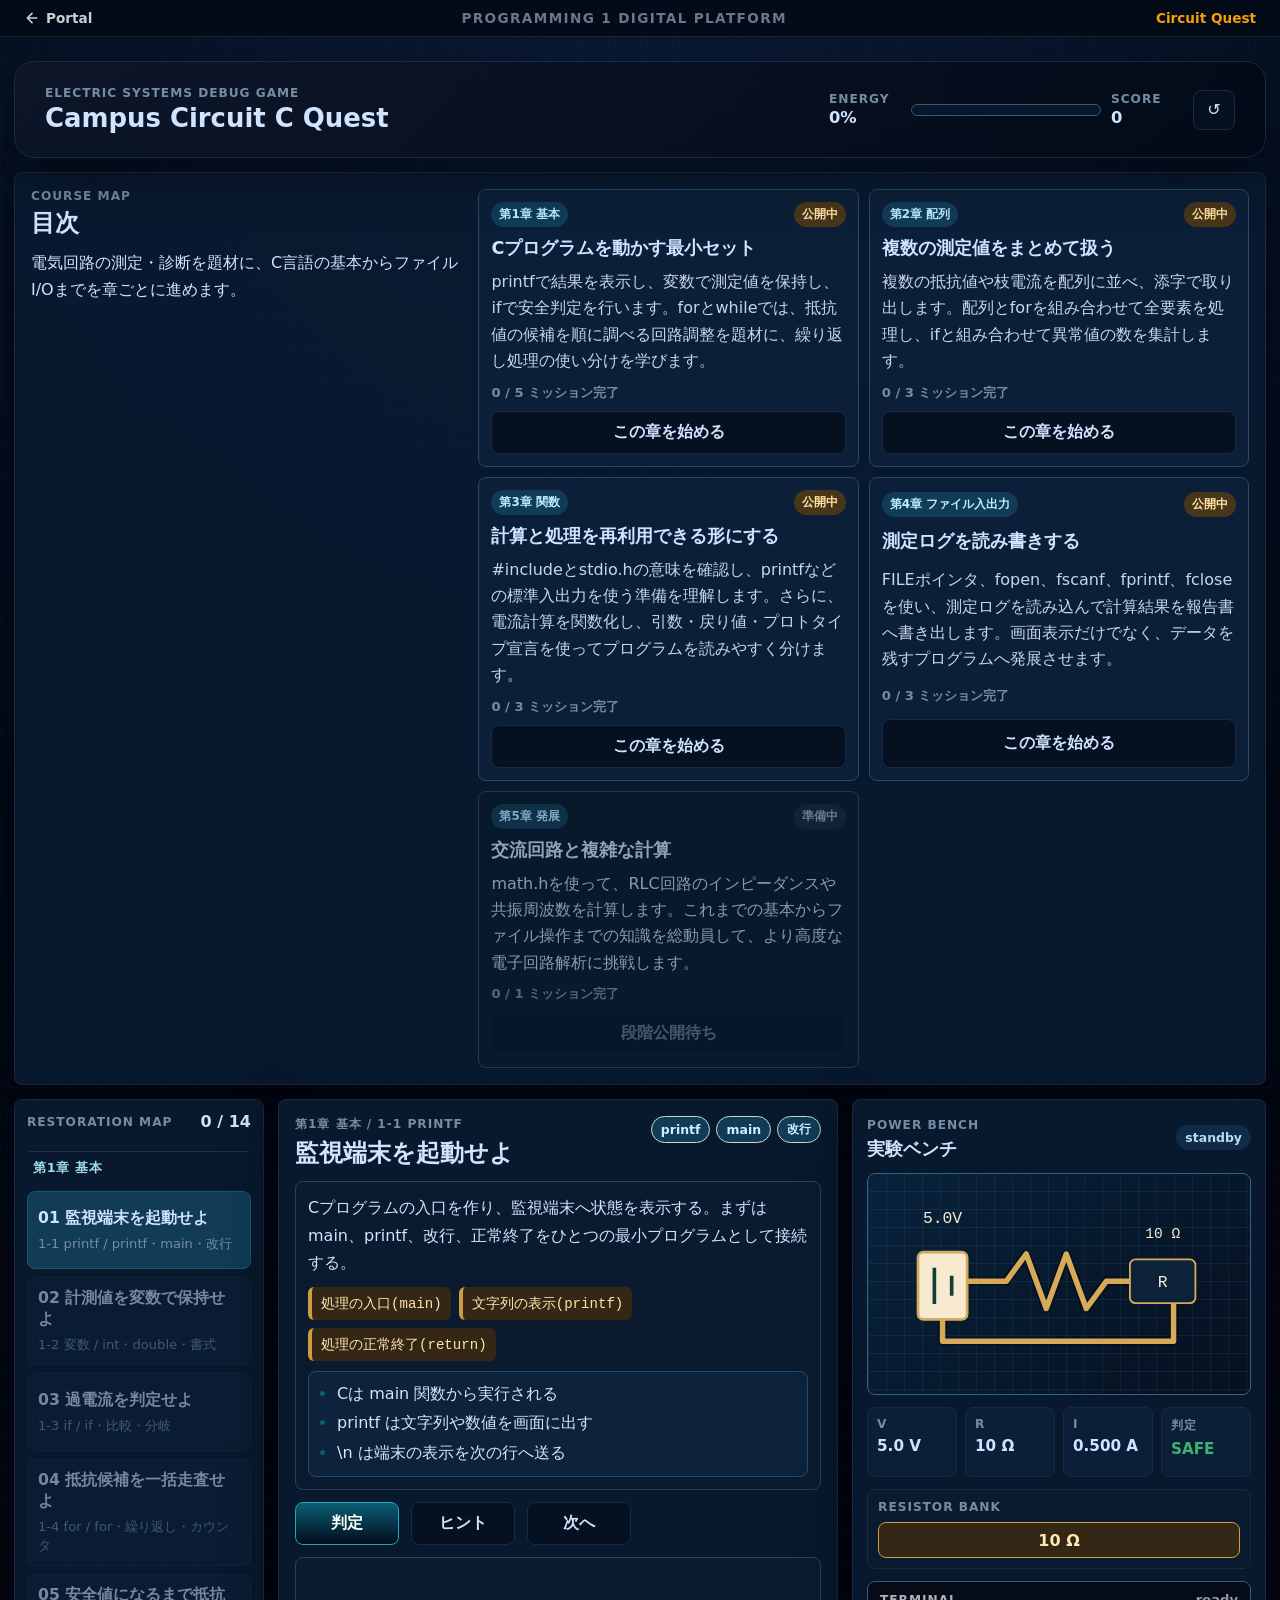
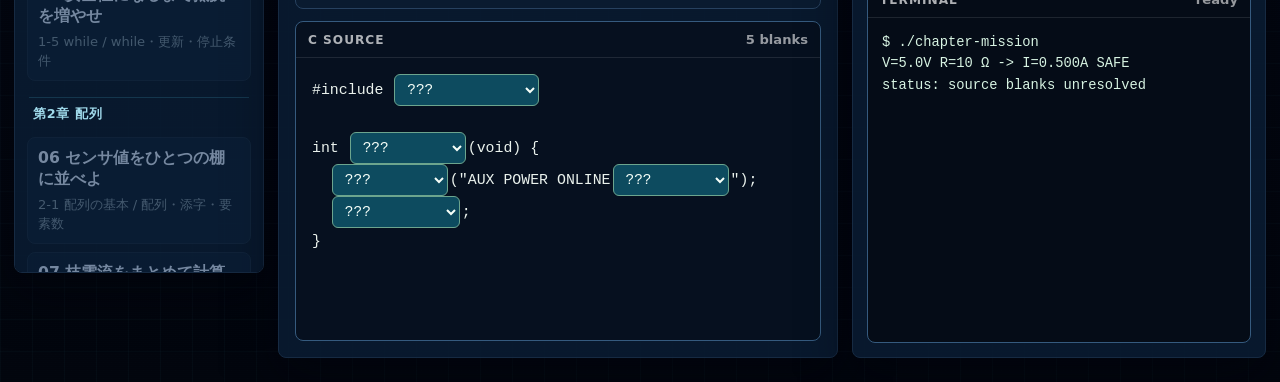
<file: game/index.html>
<!doctype html>
<html lang="ja">
<head>
  <meta charset="utf-8">
  <meta name="viewport" content="width=device-width, initial-scale=1">
  <title>Campus Circuit C Quest</title>
  <link rel="stylesheet" href="styles.css?v=20260506-dark-v2">
</head>
<body>
  <nav class="global-nav">
    <div class="nav-left">
      <a href="../index.html" class="nav-link">
        <svg width="16" height="16" viewBox="0 0 24 24" fill="none" stroke="currentColor" stroke-width="2.5"><path d="M19 12H5M12 19l-7-7 7-7" stroke-linecap="round" stroke-linejoin="round"/></svg>
        Portal
      </a>
    </div>
    <div class="nav-center">Programming 1 Digital Platform</div>
    <div class="nav-right">Circuit Quest</div>
  </nav>
  <div class="app-shell" style="margin-top: 24px;">
    <header class="topbar">
      <div>
        <p class="course-label">Electric Systems Debug Game</p>
        <h1>Campus Circuit C Quest</h1>
      </div>
      <div class="hud" aria-label="進行状況">
        <div class="hud-item">
          <span class="hud-label">Energy</span>
          <strong id="energyValue">0%</strong>
        </div>
        <div class="hud-meter" aria-hidden="true">
          <span id="energyBar"></span>
        </div>
        <div class="hud-item">
          <span class="hud-label">Score</span>
          <strong id="scoreValue">0</strong>
        </div>
        <button id="resetButton" class="icon-button" type="button" aria-label="進行をリセット" title="進行をリセット">↺</button>
      </div>
    </header>

    <section class="toc-panel" aria-labelledby="tocTitle">
      <div class="toc-intro">
        <p class="course-label">Course Map</p>
        <h2 id="tocTitle">目次</h2>
        <p>電気回路の測定・診断を題材に、C言語の基本からファイルI/Oまでを章ごとに進めます。</p>
      </div>
      <div id="chapterToc" class="chapter-toc"></div>
    </section>

    <main class="game-layout">
      <nav class="mission-rail" aria-label="ミッション一覧">
        <div class="rail-head">
          <span class="panel-kicker">Restoration Map</span>
          <strong id="completeCount">0 / 14</strong>
        </div>
        <ol id="missionList" class="mission-list"></ol>
      </nav>

      <section class="workbench" aria-live="polite">
        <div class="mission-head">
          <div>
            <p id="missionSession" class="course-label">Zone 01</p>
            <h2 id="missionTitle">Loading...</h2>
          </div>
          <div id="missionTags" class="tag-row"></div>
        </div>

        <div class="brief">
          <p id="missionBrief"></p>
          <div id="formulaStrip" class="formula-strip"></div>
        </div>

        <div class="answer-row">
          <button id="runButton" class="primary-button" type="button">判定</button>
          <button id="hintButton" class="secondary-button" type="button">ヒント</button>
          <button id="nextButton" class="secondary-button" type="button">次へ</button>
        </div>

        <div id="feedback" class="feedback" role="status"></div>

        <div class="code-panel">
          <div class="code-toolbar">
            <span class="panel-kicker">C Source</span>
            <span id="blankCount" class="small-status"></span>
          </div>
          <pre id="codeBlock" class="code-block"></pre>
        </div>
      </section>

      <aside class="circuit-panel">
        <div class="panel-head-row">
          <div>
            <span class="panel-kicker">Power Bench</span>
            <h3>実験ベンチ</h3>
          </div>
          <span id="circuitState" class="state-pill">standby</span>
        </div>

        <div id="circuitArt" class="circuit-art" aria-label="回路図"></div>

        <div class="meter-grid">
          <div>
            <span>V</span>
            <strong id="meterVoltage">5.0 V</strong>
          </div>
          <div>
            <span>R</span>
            <strong id="meterResistance">10 Ω</strong>
          </div>
          <div>
            <span>I</span>
            <strong id="meterCurrent">0.500 A</strong>
          </div>
          <div>
            <span>判定</span>
            <strong id="meterJudge">OK</strong>
          </div>
        </div>

        <div class="resistor-bank">
          <div class="panel-kicker">Resistor Bank</div>
          <div id="resistorButtons" class="resistor-buttons"></div>
        </div>

        <div class="terminal-panel">
          <div class="code-toolbar">
            <span class="panel-kicker">Terminal</span>
            <span id="terminalStatus" class="small-status">ready</span>
          </div>
          <pre id="terminal" class="terminal"></pre>
        </div>
      </aside>
    </main>
  </div>

  <script src="app.js?v=20260506-unlock-ch4"></script>
</body>
</html>
</file>
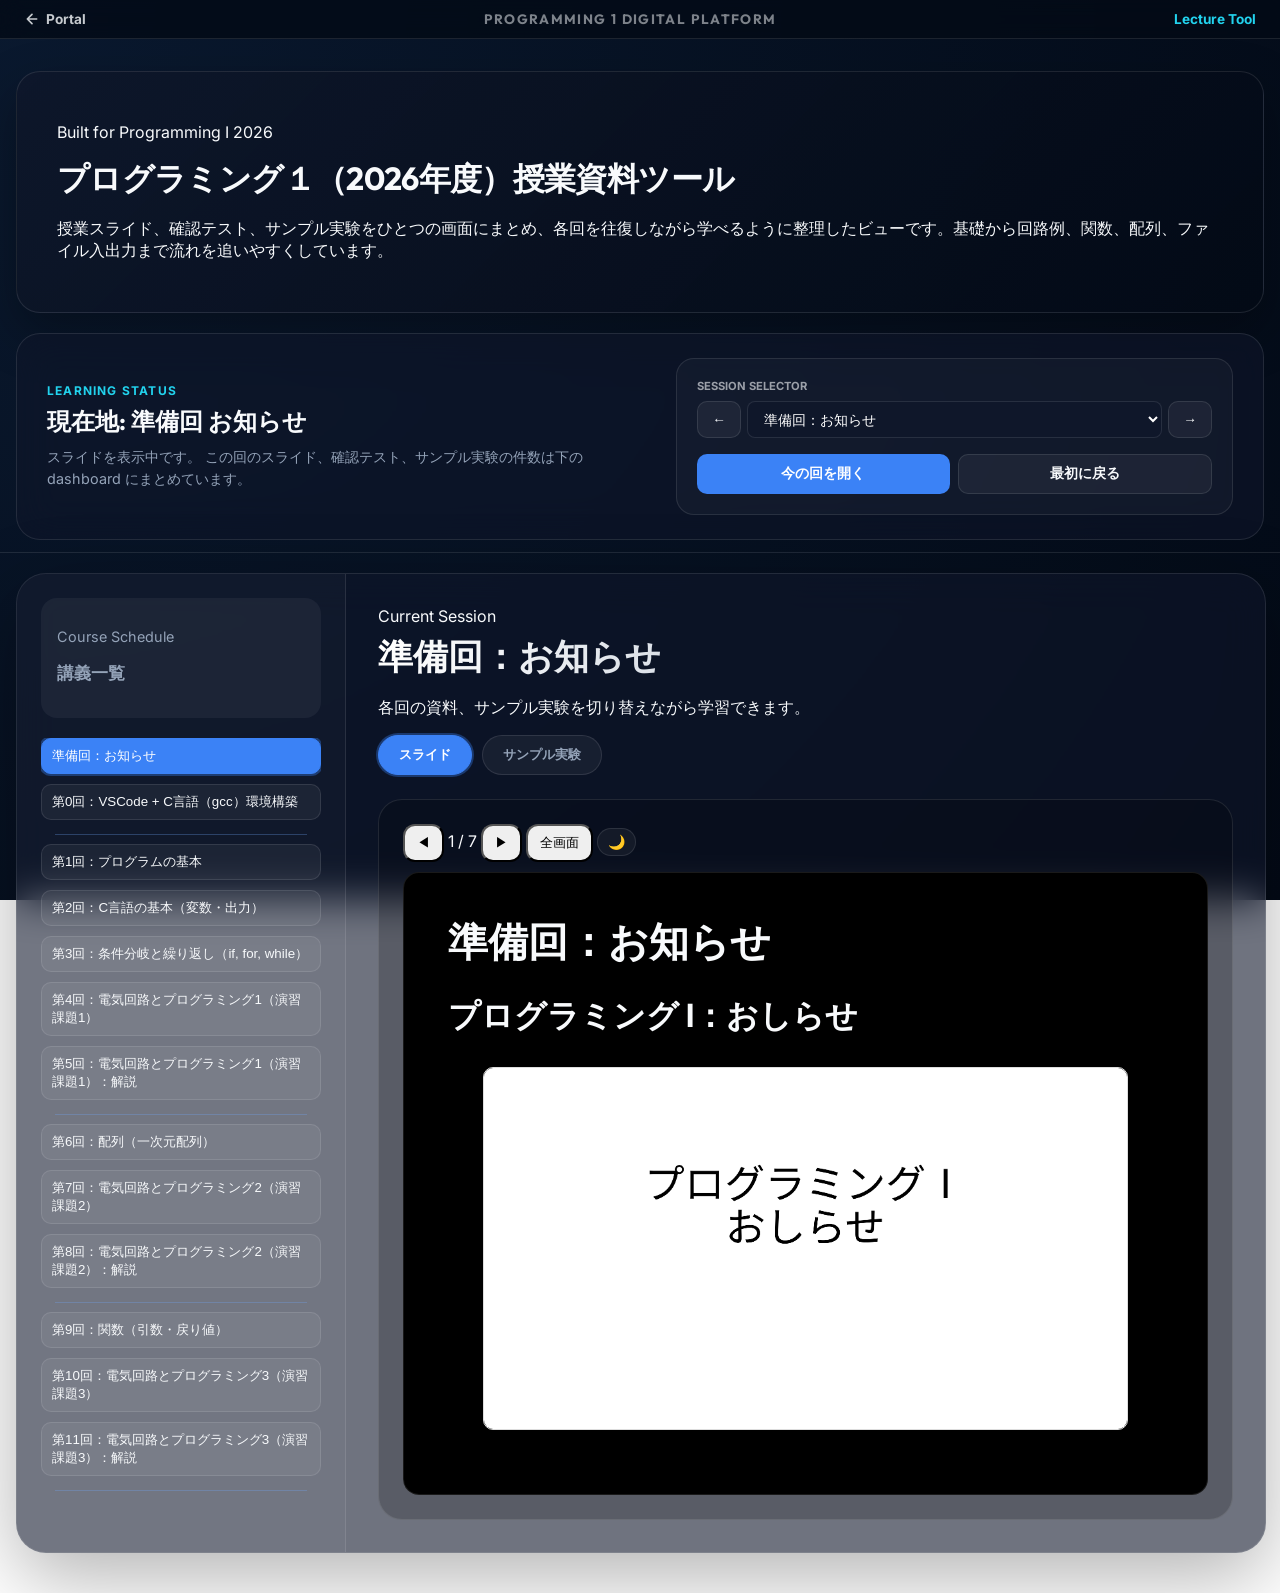
<file: lecture/index.html>
<!doctype html>
<html lang="ja">
<head>
<meta charset="utf-8"/>
<meta name="viewport" content="width=device-width, initial-scale=1"/>
<title>プログラミング１（2026年度）授業資料ツール</title>
<link rel="stylesheet" href="webapp/styles.css"/>
<link rel="preconnect" href="https://fonts.googleapis.com">
<link rel="preconnect" href="https://fonts.gstatic.com" crossorigin>
<link href="https://fonts.googleapis.com/css2?family=Inter:wght@300;500;700&family=Outfit:wght@400;700&family=Fira+Code:wght@400;500&display=swap" rel="stylesheet">
<style>
  :root {
    --shell-max: 1360px;
    --hero-ink: #f8fafc;
    --accent: #3b82f6;
    --accent-cyan: #22d3ee;
    --panel-bg: rgba(15, 23, 42, 0.6);
    --border-soft: rgba(255, 255, 255, 0.1);
    --text-muted: #94a3b8;
  }

  body {
    min-height: 100vh;
    font-family: 'Inter', -apple-system, sans-serif;
    background: radial-gradient(circle at top left, #0a192f 0%, #030a16 100%);
    background-attachment: fixed;
    color: var(--hero-ink);
    margin: 0;
  }

  /* Topbar / Hero Section */
  .topbar { 
    width: min(var(--shell-max), calc(100vw - 32px));
    margin: 20px auto 0;
    display: flex;
    flex-direction: column;
    gap: 20px;
  }

  .hero-main {
    padding: 34px 40px;
    background: linear-gradient(135deg, rgba(15, 23, 42, 0.8) 0%, rgba(3, 10, 22, 0.9) 100%);
    border: 1px solid var(--border-soft);
    border-radius: 24px;
    box-shadow: 0 20px 50px rgba(0, 0, 0, 0.3);
  }

  .hero-side {
    padding: 24px 30px;
    background: var(--panel-bg);
    backdrop-filter: blur(20px);
    border: 1px solid var(--border-soft);
    border-radius: 24px;
    display: grid;
    grid-template-columns: 1.2fr 0.8fr;
    gap: 30px;
    align-items: center;
  }

  .hero-info-group {
    display: flex;
    flex-direction: column;
    gap: 8px;
  }

  .hero-side-label {
    font-size: 0.75rem;
    font-weight: 700;
    text-transform: uppercase;
    letter-spacing: 0.1em;
    color: var(--accent-cyan);
    margin: 0;
  }

  .hero-side-title {
    margin: 0;
    font-size: 1.5rem;
    font-family: 'Outfit', sans-serif;
  }

  .hero-side-desc {
    margin: 0;
    font-size: 0.9rem;
    color: var(--text-muted);
    line-height: 1.5;
  }

  .hero-ctrl-group {
    display: flex;
    flex-direction: column;
    gap: 16px;
    background: rgba(255, 255, 255, 0.03);
    padding: 20px;
    border-radius: 18px;
    border: 1px solid var(--border-soft);
  }

  .hero-session-picker {
    display: flex;
    flex-direction: column;
    gap: 8px;
  }

  .hero-picker-label {
    font-size: 0.7rem;
    font-weight: 700;
    opacity: 0.6;
    text-transform: uppercase;
  }

  .hero-picker-controls {
    display: flex;
    gap: 6px;
  }

  .hero-session-select {
    flex: 1;
    background: #0f172a;
    color: white;
    border: 1px solid var(--border-soft);
    padding: 8px 12px;
    border-radius: 8px;
    font-size: 0.9rem;
  }

  .hero-actions {
    display: flex;
    gap: 8px;
  }

  .hero-button {
    flex: 1;
    padding: 10px;
    border-radius: 10px;
    border: none;
    font-weight: 700;
    font-size: 0.85rem;
    cursor: pointer;
    transition: all 0.2s;
  }

  .hero-button-primary { background: var(--accent); color: white; }
  .hero-button-secondary { background: rgba(255, 255, 255, 0.05); color: var(--hero-ink); border: 1px solid var(--border-soft); }
  .hero-button:hover { transform: translateY(-2px); filter: brightness(1.1); box-shadow: 0 4px 12px rgba(0,0,0,0.2); }

  .back-portal {
    display: flex;
    align-items: center;
    gap: 8px;
    color: var(--hero-ink);
    text-decoration: none;
    font-weight: 700;
    font-size: 0.9rem;
    padding: 8px 16px;
    border-radius: 99px;
    background: rgba(255, 255, 255, 0.05);
    border: 1px solid var(--border-soft);
    transition: all 0.2s;
  }

  .back-portal:hover {
    background: var(--accent);
    transform: translateX(-4px);
  }

  /* Global Nav */
  .global-nav {
    display: flex;
    justify-content: space-between;
    align-items: center;
    padding: 10px 24px;
    background: rgba(3, 10, 22, 0.8);
    backdrop-filter: blur(10px);
    border-bottom: 1px solid var(--border-soft);
    position: sticky;
    top: 0;
    z-index: 1000;
    font-size: 0.85rem;
  }
  .nav-left .nav-link {
    color: var(--hero-ink);
    text-decoration: none;
    font-weight: 700;
    display: flex;
    align-items: center;
    gap: 6px;
    opacity: 0.8;
    transition: opacity 0.2s;
  }
  .nav-left .nav-link:hover { opacity: 1; color: var(--accent); }
  .nav-center { font-family: 'Outfit', sans-serif; font-weight: 700; letter-spacing: 0.1em; text-transform: uppercase; opacity: 0.5; }
  .nav-right { font-weight: 700; color: var(--accent-cyan); }

  .title {
    margin: 0;
    font-family: 'Outfit', sans-serif;
    font-size: clamp(1.5rem, 2.5vw, 2.5rem);
    letter-spacing: -0.02em;
  }

  /* Layout Shell */
  .layout-shell { padding: 20px 16px 40px; }
  .layout {
    width: min(var(--shell-max), calc(100vw - 32px));
    margin: 0 auto;
    min-height: calc(100vh - 220px);
    display: flex;
    background: var(--panel-bg);
    backdrop-filter: blur(20px);
    border: 1px solid var(--border-soft);
    border-radius: 30px;
    overflow: hidden;
    box-shadow: 0 24px 80px rgba(0, 0, 0, 0.3);
  }

  /* Sidebar */
  .sidebar {
    width: 280px;
    border-right: 1px solid var(--border-soft);
    padding: 24px;
    background: rgba(255, 255, 255, 0.02);
  }

  .nav-intro {
    padding: 16px;
    background: rgba(255, 255, 255, 0.05);
    border-radius: 16px;
    margin-bottom: 20px;
    font-size: 0.9rem;
    color: var(--text-muted);
  }

  #sessionList button {
    width: 100%;
    text-align: left;
    padding: 12px 16px;
    margin-bottom: 6px;
    background: transparent;
    border: 1px solid transparent;
    border-radius: 12px;
    color: var(--text-muted);
    cursor: pointer;
    transition: all 0.2s;
  }

  #sessionList button:hover {
    background: rgba(59, 130, 246, 0.1);
    color: var(--hero-ink);
  }

  #sessionList button.active {
    background: var(--accent);
    color: white;
    box-shadow: 0 8px 20px rgba(59, 130, 246, 0.3);
  }

  /* Main Content */
  .main { flex: 1; padding: 32px; overflow-y: auto; }
  .session-head { margin-bottom: 24px; }
  #sessionTitle {
    font-family: 'Outfit', sans-serif;
    font-size: 2.2rem;
    margin-bottom: 12px;
    background: linear-gradient(90deg, #fff, #94a3b8);
    -webkit-background-clip: text;
    -webkit-text-fill-color: transparent;
  }

  /* Tabs */
  .secret-notice {
    margin: 16px 0;
    padding: 16px 20px;
    background: rgba(234, 179, 8, 0.1);
    border: 1px solid rgba(234, 179, 8, 0.3);
    border-radius: 12px;
    color: #fde047;
    font-size: 0.9rem;
    display: flex;
    align-items: center;
    gap: 12px;
  }
  .secret-notice.hidden { display: none; }
  .secret-notice a {
    color: #fff;
    font-weight: 700;
    text-decoration: underline;
    text-underline-offset: 4px;
  }
  .toolbar { display: flex; gap: 10px; margin-bottom: 24px; }
  .tab {
    padding: 10px 20px;
    border-radius: 99px;
    background: rgba(255, 255, 255, 0.05);
    border: 1px solid var(--border-soft);
    color: var(--text-muted);
    font-weight: 700;
    cursor: pointer;
    transition: all 0.2s;
  }

  .tab.active {
    background: var(--accent);
    color: white;
    border-color: var(--accent);
  }

  /* Views */
  .view {
    background: rgba(0, 0, 0, 0.2);
    border-radius: 24px;
    padding: 24px;
    border: 1px solid var(--border-soft);
  }

  .slidewrap {
    background: #000;
    border-radius: 16px;
    overflow: hidden;
    min-height: 500px;
    display: flex;
    align-items: center;
    justify-content: center;
  }

  .code, pre {
    background: #0f172a !important;
    color: #e2e8f0 !important;
    border: 1px solid var(--border-soft) !important;
    border-radius: 16px;
    padding: 20px;
  }

  /* Components */
  .metric-card {
    padding: 8px 16px;
    background: rgba(255, 255, 255, 0.05);
    border-radius: 99px;
    font-size: 0.85rem;
    border: 1px solid var(--border-soft);
  }

  /* Scrollbar */
  ::-webkit-scrollbar { width: 8px; }
  ::-webkit-scrollbar-track { background: transparent; }
  ::-webkit-scrollbar-thumb { background: rgba(255, 255, 255, 0.1); border-radius: 4px; }
  ::-webkit-scrollbar-thumb:hover { background: rgba(255, 255, 255, 0.2); }

  @media (max-width: 1000px) {
    .layout { flex-direction: column; }
    .sidebar { width: 100%; border-right: none; border-bottom: 1px solid var(--border-soft); }
  }
</style>
<script>
  window.__PROG1_WEBAPP_PREFIX__ = "webapp/";
  window.MathJax = {
    tex: {
      inlineMath: [['\\(', '\\)'], ['$', '$']],
      displayMath: [['\\[', '\\]'], ['$$', '$$']]
    },
    options: {
      skipHtmlTags: ['script','noscript','style','textarea','pre','code']
    }
  };
</script>
<script id="MathJax-script" defer src="webapp/js/mathjax/es5/tex-mml-chtml.js"></script>
<script>
(function(){
  const sleep = (ms)=>new Promise(r=>setTimeout(r, ms));
  const getTypesetTargets = () => {
    const ids = ['slideMd', 'quizBox', 'varsTable', 'textbookRefs'];
    const nodes = ids
      .map((id) => document.getElementById(id))
      .filter((n) => !!n);
    return nodes.length ? nodes : [document.body];
  };

  const typeset = async () => {
    for(let i=0;i<40;i++){
      if (window.MathJax && typeof MathJax.typesetPromise === "function") break;
      await sleep(50);
    }
    if (!(window.MathJax && typeof MathJax.typesetPromise === "function")) return;

    try{
      const targets = getTypesetTargets();
      if (MathJax.startup && MathJax.startup.promise) await MathJax.startup.promise;
      if (typeof MathJax.typesetClear === "function") MathJax.typesetClear(targets);
      await MathJax.typesetPromise(targets);
    }catch(e){
      console.warn("MathJax typeset failed:", e);
    }
  };

  let t = null;
  const kick = () => {
    if (t) clearTimeout(t);
    t = setTimeout(typeset, 120);
  };

  window.addEventListener("load", () => {
    kick();
    const obs = new MutationObserver(kick);
    const observed = getTypesetTargets();
    observed.forEach((node) => obs.observe(node, { childList:true, subtree:true }));
  });
})();
</script>
</head>
<body>
<nav class="global-nav">
  <div class="nav-left">
    <a href="../index.html" class="nav-link">
      <svg width="16" height="16" viewBox="0 0 24 24" fill="none" stroke="currentColor" stroke-width="2.5"><path d="M19 12H5M12 19l-7-7 7-7" stroke-linecap="round" stroke-linejoin="round"/></svg>
      Portal
    </a>
  </div>
  <div class="nav-center">Programming 1 Digital Platform</div>
  <div class="nav-right">Lecture Tool</div>
</nav>
<div id="app">
  <header class="topbar hero">
    <section class="hero-main">
      <p class="hero-eyebrow">Built for Programming I 2026</p>
      <div class="title">プログラミング１（2026年度）授業資料ツール</div>
      <p class="hero-lead">授業スライド、確認テスト、サンプル実験をひとつの画面にまとめ、各回を往復しながら学べるように整理したビューです。基礎から回路例、関数、配列、ファイル入出力まで流れを追いやすくしています。</p>
    </section>
    <aside class="hero-side">
      <div class="hero-info-group">
        <p class="hero-side-label">Learning Status</p>
        <h2 id="heroFocusTitle" class="hero-side-title">現在地: 回を選択してください</h2>
        <p id="heroFocusDesc" class="hero-side-desc">スライド、確認テスト、サンプル実験を切り替えながら学習を進めましょう。</p>
      </div>

      <div class="hero-ctrl-group">
        <div class="hero-session-picker">
          <label class="hero-picker-label" for="heroSessionSelect">Session Selector</label>
          <div class="hero-picker-controls">
            <button id="heroPrevSession" type="button" class="hero-button hero-button-secondary" style="flex:0; min-width:44px;">←</button>
            <select id="heroSessionSelect" class="hero-session-select"></select>
            <button id="heroNextSession" type="button" class="hero-button hero-button-secondary" style="flex:0; min-width:44px;">→</button>
          </div>
        </div>
        <div class="hero-actions">
          <button id="heroOpenCurrent" type="button" class="hero-button hero-button-primary">今の回を開く</button>
          <button id="heroResetProgress" type="button" class="hero-button hero-button-secondary">最初に戻る</button>
        </div>
      </div>
    </aside>
  </header>


  <div class="layout-shell">
    <div class="layout">
      <aside class="sidebar">
        <div class="nav-intro">
          <p class="nav-label">Course Schedule</p>
          <h3 class="nav-title">講義一覧</h3>
        </div>
        <ul id="sessionList"></ul>
      </aside>
      <main class="main">
        <div class="session-head">
          <div class="session-kicker">Current Session</div>
          <h1 id="sessionTitle"></h1>
          <div id="secretNotice" class="secret-notice hidden"></div>
          <p class="session-note">各回の資料、サンプル実験を切り替えながら学習できます。</p>
          <div id="textbookRefs" class="textbookrefs"></div>
          <div class="toolbar">
            <button id="tabSlides" class="tab active">スライド</button>
            <button id="tabSample" class="tab">サンプル実験</button>
          </div>
        </div>
        <div id="sessionLock" class="session-lock hidden">
          <div class="lock-card">
            <div class="lock-icon">🔒</div>
            <h3>この回は閲覧制限されています</h3>
            <p>授業で案内されたパスワードを入力してください。</p>
            <div class="lock-input-group">
              <input type="password" id="lockPass" placeholder="Password..." autocomplete="off">
              <button id="lockSubmit">解除</button>
            </div>
            <div id="lockError" class="lock-error"></div>
          </div>
        </div>

        <section id="viewSlides" class="view">
          <div class="subhead">
            <div>
              <button id="prevSlide">◀</button>
              <span id="slideCounter"></span>
              <button id="nextSlide">▶</button>
              <button id="slideFullscreen" class="btn">全画面</button>
              <button id="themeToggle" class="themebtn" title="ライト/ダーク切替" aria-label="ライト/ダーク切替">🌙</button>
            </div>
            <div class="small"></div>
          </div>
          <div class="slidewrap">
            <img id="slideImg" alt="slide"/>
            <div id="slideMd" class="mdslide hidden"></div>
          </div>
        </section>


        <section id="viewSample" class="view hidden">
          <div class="sample-toolbar-new">
            <div class="sample-select-group">
              <label for="sampleSelect">Select Sample:</label>
              <select id="sampleSelect" class="sample-select-modern"></select>
            </div>
            <div class="sample-btn-group">
              <button id="sampleReset" class="sample-btn-modern">リセット</button>
              <button id="samplePlay" class="sample-btn-modern primary">自動再生</button>
              <button id="sampleStep" class="sample-btn-modern primary">ステップ実行</button>
              <button id="sampleRun" class="sample-btn-modern">最後まで</button>
              <button id="sampleCopy" class="sample-btn-modern">コピー</button>
            </div>
            <span id="sampleCopyMsg" class="copy-toast"></span>
          </div>

          <div class="sample-visualizer-grid">
            <div class="sample-panel panel-code">
              <div class="panel-header">
                <span>C Program</span>
                <span id="sampleStepInfo" class="step-badge"></span>
              </div>
              <div class="panel-body">
                <pre id="sampleCode" class="code-content"></pre>
              </div>
            </div>
            
            <div class="sample-right-cols">
              <div class="sample-panel panel-vars">
                <div class="panel-header">Variables</div>
                <div class="panel-body">
                  <div id="varsTable"></div>
                </div>
              </div>
              
              <div class="sample-panel panel-console">
                <div class="panel-header">Console Output</div>
                <div class="panel-body">
                  <pre id="sampleOut" class="console-content"></pre>
                </div>
              </div>
            </div>
          </div>
        </section>
      </main>
    </div>
  </div>
</div>
<script src="webapp/js/marked.min.js"></script>
<script src="webapp/js/mermaid.min.js"></script>
<script src="webapp/data/bundle.js"></script>
<script src="webapp/assets/md_bundle.js"></script>
<script src="webapp/js/app_utils.js"></script>
<script src="webapp/js/app_data.js"></script>
<script src="webapp/js/app_main.js"></script>
<script src="webapp/app.js"></script>
</body>
</html>
</file>
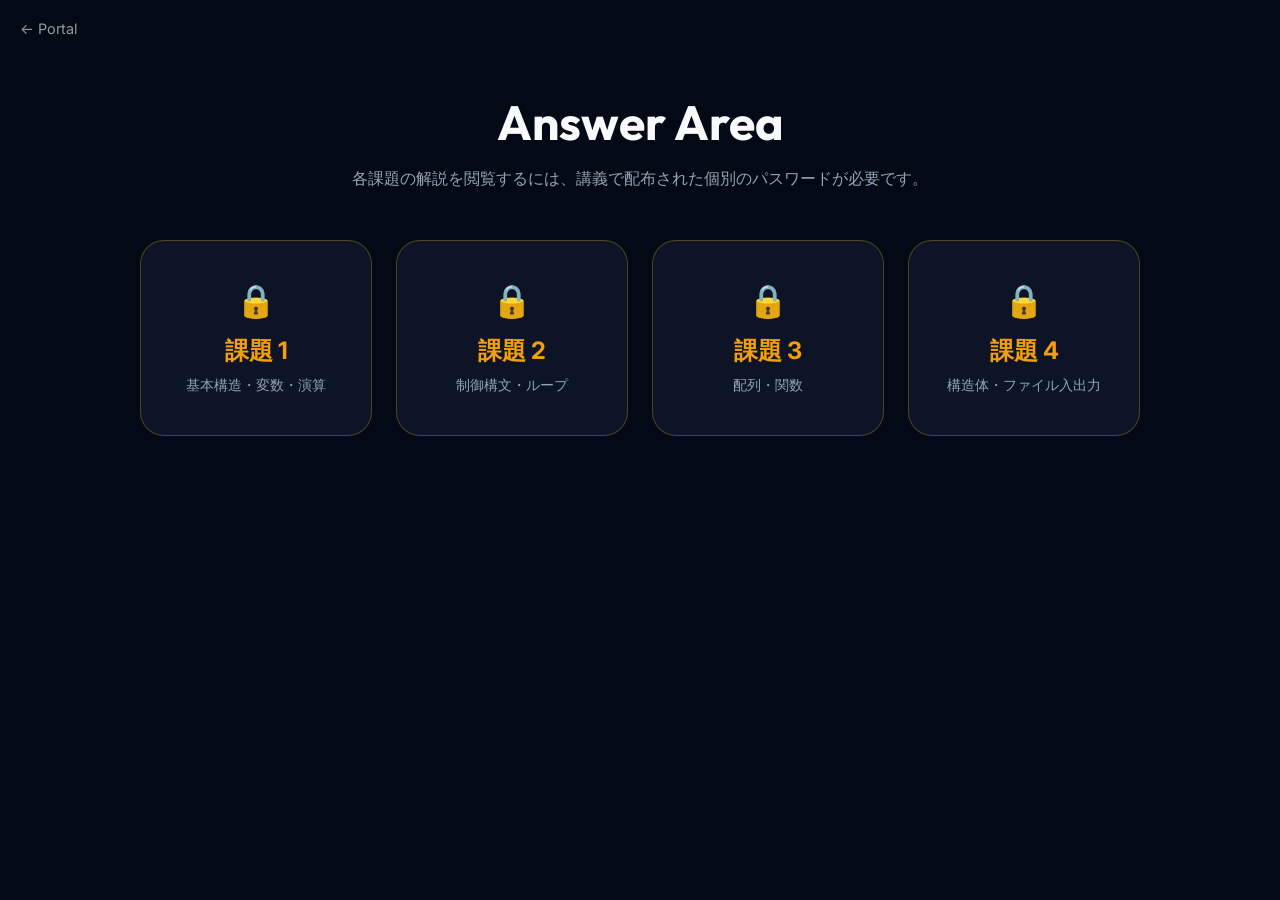
<file: lecture/secret/index.html>
<!DOCTYPE html>
<html lang="ja">
<head>
    <meta charset="UTF-8">
    <meta name="viewport" content="width=device-width, initial-scale=1.0">
    <title>Answer Area | 課題別解説・解答</title>
    <link rel="preconnect" href="https://fonts.googleapis.com">
    <link rel="preconnect" href="https://fonts.gstatic.com" crossorigin>
    <link href="https://fonts.googleapis.com/css2?family=Inter:wght@300;500;700&family=Outfit:wght@400;700&display=swap" rel="stylesheet">
    <style>
        :root {
            --bg: #030a16;
            --accent: #f59e0b;
            --panel: rgba(15, 23, 42, 0.8);
            --border: rgba(234, 179, 8, 0.3);
            --text: #f8fafc;
        }
        body {
            margin: 0;
            font-family: 'Inter', sans-serif;
            background-color: var(--bg);
            color: var(--text);
            min-height: 100vh;
            display: flex;
            flex-direction: column;
            align-items: center;
        }
        .container {
            width: 90%;
            max-width: 1000px;
            padding: 60px 20px;
            text-align: center;
        }
        h1 { font-family: 'Outfit', sans-serif; font-size: 3rem; margin-bottom: 10px; }
        .subtitle { color: #94a3b8; margin-bottom: 50px; }

        .kadai-grid {
            display: grid;
            grid-template-columns: repeat(auto-fit, minmax(220px, 1fr));
            gap: 24px;
        }
        .kadai-card {
            background: var(--panel);
            border: 1px solid var(--border);
            padding: 40px 20px;
            border-radius: 24px;
            cursor: pointer;
            transition: all 0.3s cubic-bezier(0.23, 1, 0.32, 1);
            position: relative;
            overflow: hidden;
            user-select: none;
        }
        .kadai-card:hover {
            transform: translateY(-10px);
            border-color: var(--accent);
            box-shadow: 0 20px 40px rgba(234, 179, 8, 0.1);
        }
        .kadai-card .status-icon { font-size: 2rem; margin-bottom: 15px; display: block; pointer-events: none; }
        .kadai-card h3 { margin: 0 0 10px 0; font-size: 1.5rem; color: var(--accent); pointer-events: none; }
        .kadai-card p { margin: 0; font-size: 0.85rem; color: #94a3b8; pointer-events: none; }

        .modal-overlay {
            position: fixed;
            top:0; left:0; width:100%; height:100%;
            background: rgba(3, 10, 22, 0.9);
            backdrop-filter: blur(10px);
            display: none;
            align-items: center;
            justify-content: center;
            z-index: 9999;
        }
        .modal-content {
            background: #0f172a;
            border: 1px solid var(--border);
            padding: 40px;
            border-radius: 24px;
            max-width: 400px;
            width: 90%;
            text-align: center;
        }
        .modal-content input {
            width: 100%;
            padding: 14px;
            background: rgba(0,0,0,0.3);
            border: 1px solid var(--border);
            border-radius: 12px;
            color: white;
            font-size: 1rem;
            margin: 20px 0;
            box-sizing: border-box;
            text-align: center;
        }
        .modal-btn {
            width: 100%;
            padding: 14px;
            background: var(--accent);
            border: none;
            border-radius: 12px;
            color: var(--bg);
            font-weight: 700;
            cursor: pointer;
        }

        #detailView { display: none; text-align: left; }
        .back-btn {
            background: none; border: 1px solid var(--border); color: var(--accent);
            padding: 8px 16px; border-radius: 99px; cursor: pointer;
            margin-bottom: 20px; transition: 0.2s;
        }
        .back-btn:hover { background: rgba(234, 179, 8, 0.1); }
        
        .content-header { margin-bottom: 30px; border-bottom: 1px solid var(--border); padding-bottom: 20px; }
        .badge { background: var(--accent); color: var(--bg); padding: 4px 10px; border-radius: 4px; font-size: 0.7rem; font-weight: 700; }
        
        .explanation-grid {
            display: grid;
            grid-template-columns: 1.2fr 0.8fr;
            gap: 30px;
            margin-bottom: 40px;
        }
        @media (max-width: 900px) { .explanation-grid { grid-template-columns: 1fr; } }

        .explanation-section h3 { font-family: 'Outfit', sans-serif; font-size: 1.2rem; color: var(--accent); margin-top: 0; margin-bottom: 15px; }
        .logic-box {
            background: rgba(255, 255, 255, 0.03);
            border-left: 4px solid var(--accent);
            padding: 20px;
            border-radius: 0 12px 12px 0;
            font-size: 0.95rem;
            line-height: 1.6;
        }
        .logic-box ul { padding-left: 20px; margin: 0; }
        .logic-box li { margin-bottom: 10px; color: #cbd5e1; }

        .code-wrapper {
            background: #010409;
            padding: 25px;
            border-radius: 16px;
            border: 1px solid var(--border);
            overflow-x: auto;
            position: relative;
        }
        .code-wrapper pre { margin: 0; font-family: 'Consolas', monospace; font-size: 0.9rem; line-height: 1.5; color: #e2e8f0; }

        .action-footer {
            margin-top: 60px;
            padding: 30px;
            background: rgba(234, 179, 8, 0.05);
            border-radius: 16px;
            text-align: center;
            font-size: 0.9rem;
            color: #94a3b8;
        }
        .back-portal {
            position: fixed; top: 20px; left: 20px; color: var(--text); text-decoration: none; font-size: 0.9rem; opacity: 0.6; z-index: 10;
        }
    </style>
    <script>
        // ---------------------------------------------------------
        // UI Logic (Defined early to avoid ReferenceError)
        // ---------------------------------------------------------
        let activeKadai = null;
        let lastSuccessPassword = "";

        function openGate(n) {
            console.log("UI: Opening gate for", n);
            activeKadai = n;
            const modal = document.getElementById('modal');
            if (modal) {
                document.getElementById('modalTitle').textContent = "課題 " + n + " の解説";
                modal.style.display = 'flex';
                document.getElementById('pwInput').value = '';
                document.getElementById('pwInput').focus();
                document.getElementById('errMsg').textContent = '';
            }
        }

        function closeGate() {
            document.getElementById('modal').style.display = 'none';
        }

        function showGrid() {
            document.getElementById('detailView').style.display = 'none';
            document.getElementById('mainGrid').style.display = 'block';
        }
    </script>
</head>
<body>
    <a href="../../index.html" class="back-portal">← Portal</a>

    <div class="container" id="mainGrid">
        <h1>Answer Area</h1>
        <p class="subtitle">各課題の解説を閲覧するには、講義で配布された個別のパスワードが必要です。</p>

        <div class="kadai-grid">
            <div class="kadai-card" onclick="openGate(1)">
                <span class="status-icon">🔒</span>
                <h3>課題 1</h3>
                <p>基本構造・変数・演算</p>
            </div>
            <div class="kadai-card" onclick="openGate(2)">
                <span class="status-icon">🔒</span>
                <h3>課題 2</h3>
                <p>制御構文・ループ</p>
            </div>
            <div class="kadai-card" onclick="openGate(3)">
                <span class="status-icon">🔒</span>
                <h3>課題 3</h3>
                <p>配列・関数</p>
            </div>
            <div class="kadai-card" onclick="openGate(4)">
                <span class="status-icon">🔒</span>
                <h3>課題 4</h3>
                <p>構造体・ファイル入出力</p>
            </div>
        </div>
    </div>

    <!-- Password Modal -->
    <div class="modal-overlay" id="modal">
        <div class="modal-content">
            <h2 id="modalTitle">課題 1</h2>
            <p>この解説を閲覧するためのパスワードを入力してください。</p>
            <input type="password" id="pwInput" placeholder="Enter Password">
            <button class="modal-btn" onclick="checkPassword()">Unlock</button>
            <button class="modal-btn" onclick="closeGate()" style="background:none; color:#94a3b8; margin-top:10px; border:none; cursor:pointer;">Cancel</button>
            <div id="errMsg" style="color:#ef4444; margin-top:10px; font-size:0.8rem;"></div>
        </div>
    </div>

    <!-- Detail Display -->
    <div class="container" id="detailView">
        <button class="back-btn" onclick="showGrid()">← 一覧に戻る</button>
        <div id="detailContent"></div>
    </div>

    <script>
        // ---------------------------------------------------------
        // Data and Decryption (Heavy Script)
        // ---------------------------------------------------------
        const KEY_HASHES = {
            1: "d274a4bf930e9b414a4a3ce75d13c646523b2860b04a9a2b01a6cae7a16a3d5d",
            2: "551d7a62902ad18dd415f780fb5b4b2108ba73770518a3700afa4d01763cbee9",
            3: "0044b1adbe7f2176f148f3bca662f489eac1d52adfdebd69f28fab3ea700d4c8",
            4: "916347f83491c4b2a178294fe5fbebfe4809d7224af772457c2a4e48380c6eec"
        };

        const ENCRYPTED_CONTENT = {
  "1": {
    "points": "OmDU+vja7o6CwZeb05eLgfSnvv+9heVkQX8XMXITTWCO/r6b05eEs8ilo9BwFU9UDjDU+/na7o6CwaCb05KOsOmhtfNjCYuc1Kut9rG4w9Hj9dT7zdrul4LBm5vRhY6w1qG037G63hBNYF4etK/q0eDp1Pra2u+5ieqGnfyAhKnapIL5cnAAUxli1Pn83OWWhOytWn4bHUAILEMesbjG0ePK1PrZ3/aKhP64nOmhjrPspo/4up/K2sDq0NzoGzA=",
    "code": "QitZGz5MCVdBfkQMNlACHAl8PXI7VxkSDCNeFnpPAlsFa0xychkOXQ8xQ1g2VhhQDScXLnIETQdPcgxYchlNEkFtGFi7otbX/[base64]/FEAfTG8aVX8UQB9MbxokPBtECWtiFwggUANGB2oVKnpWBV9IYhdYGxEsG0FiF1g4TAlVBB5ZWnsCZxJBMkURPE0LGkNvGlV/[base64]/wtZf6OEFiF1g2VhhQDScXMXIETWRBbRcqaTNnEkFiF1d9GTl9JQ0FQnLc5ZaE7K2b066Os8eqltC1ndfd3cpgOQB3Qn0qrYvxWBlNEkErUVBycE0MQQtaGSoZRElrYhdYchlNQhMrWQw0EU8XVCYXWHcPQwEHYhdYBXg/fD0sFVRya0ESKGsMcnIZTRIcJ1sLN0JnEkFiF1hySR9bDzZRUHAcWFZBYhJOfAoLEkFieDMOV08eQRAbWBsQVjhBYhdYchkCWSItQhYmEkYJa2IXWHJEZxJBPz1ychkdQAgsQx56G0AfTG8aVX8UQB9MbxpVfxRAH0xvGlV/FEBuD2AeQ1gZTUITK1kMNBFPfSp/EhxyFk0DUR5ZWn4ZAlkiLUIWJhBWOGtiFwo3TRhAD2IHQ1hE"
  },
  "2": {
    "points": "MHLS/uLT5MaO0JCX1aeH1Oa1vON3XAAlSwJvQQoVU3EQZRhUZgVCcVplGFRlBUJxWWVJVLS0ybTFytPK/hdCc4P4vJP5oonk+7aq6LS3/LfL7NPA2tbvyIjSv53SuIvZ/HBQGyJXAjRLGW9BChWN0MW1vN2wocZzR3LX9/zW7e2I06OR0bCN0Myztdq+sOO048fc0tbS2vGI0YyX1puN08mzttu0t9Wy6enbyN9nNTo2fBQ9DF4zvtfZFlh13PXXg/i8kfO8iMTbcFsfFFobPx9w1/X81uzZiNK/kdCTicHtt4Hksavysur+09r20v7XSQ0=",
    "code": "SDlaFztACjRLbEcAM1wBfwNuPn4+WxpxBjFdGn9DATgPeU9+dxUNPgUjQFQzWhszBzUUIncITmRFYA9UdxVOcUt/G1S+rtW09/dvIgo/TnEIP1oHIxUKPh4yWBF3fAMwE3AJVGcbWGFQcBRbeBWG+dq1ms2+rtW33tFvNQo/ZHFLfxtUA3oqHlpqFJ3SuIvZ/LO12rKb9LbV+df2xdbvyIjSv353FQc/H3BmL2JoTmxLKwFYdwRefUthAVh3B159S2IBCWwVTnFEfxSS3YCI2/wL+t0KP05xDz9BFjtQThgwZWlPdxVOcUtwFFR3FU5xS3AUVHcVTnFLcBtbd9z16o3ltS8WaIHt47ic/LCb+bbewNLqy9rS2GFwFB05QU4+ABNbATlBTmxLYA9+XRVOfkRwYDsTelxrS7mx+bK9+RiI0Z+dzI6I5Oqztua/nea2xcfX9cDW7/eN8IiT47hkcUs2WwZ/XAAlSzsUSXcFVXEAcAhUYg5OOkB7HQ9dFU5xSxlvHwoVU3E9cBtUBW4FDFBaFFQqP2RxS38bVAN6Kh5YahSQ77WG98y4ldywkdS+19t7P7OO2Lf+4Nf1+dz114P4vJvrvQc3iNGTkd+Ri//xv4j9XRVOIRk5WgAxHUwHVnUaRTFjTnEiPVUMahBAYw0RaBp1GU4HR3B9GTZNR2phcBQEJVwAJQ14Fll6GEN8Rn0ZWXoYQ3xGfRlZehhDfEZ9GVkLW0x4UFoUVCdHBz8fNhxWPBVOA0M/[base64]/ZHFLIEYdOUEIeUl9GVl6GEN8Rn0ZWXoYQ3xGfRlZehhDfEZ9aBp1HFVbS3BEBj5bGjdDcns/ahAKcURwASg5F0JxBDt3GyJbGnhQWj5Ud0cLJR4iWlRnDmQs"
  },
  "3": {
    "points": "LWfb5fve7/eVxJyW96Kd+d+ms9u8qcak9/bX9OPb+9CZ+bqb8bCd6eGmsci6u/uk9OLR8Nrb+OiVxomU7ImS7/6qjvp7FFik9djR8f3b+fSVx42Q2JOZxf6msPixnP2h4/XR8vfQxdOVx7iW2ZyZxtigveS6ueui+dPR8dPXxs9cKkcHENfGzlRpEJfhtZPG36C69Lq50KLz4Nf5wtfGzyR5D0O2hPOk9+7X3Ofb+96Vx7mQ25CZxN+msc+8v9yg5sMQX3vR/8qTzaWQ242ZxdKmsMm6uuhnBSxIFjZeWqT34tr0893x0pPKpJbnr1ga",
    "code": "VSxcEDVNHiJWeUEHPVEVaR57OHl2F1qv3s3V3c7dysWR0Zp5PVcPJRogEhA4VBkOXiFdBjtUH2cgaRIXNk0YKxNlYFoiMlpnBCBGBitWWhFWahIhYjIHTXxqHVO8vd+i/N7R8Njb+OCVxrGQ25eS+cqms8y2hPKh/tXX+cYCS2dZZdfX6N7v0Ex13c/QMhMpAmVREjVbMxgVLVcQMl0ebxIqRxE1XVoRWmVWHCxaFiJWFx5TPVcPJRogElk2TQ4OXz44U3lRHG8kZQ5OeQhTZwQgRgYrVlp3TU8SU3NXDzM/[base64]/[base64]"
  },
  "4": {
    "points": "M2jfxMbf5OyM96pDHkIFOBtq2uLm1ebEi8iyhPiHjOTgrLrmqJbVr+nk2uHm1efbi8iCgM6dgcD+aBVBrrXxr+rr2uHp1efni8mkgM+Sh8/bqbvcbXAtAC1gGYDMnkQqBzpcDWJQByAHOVxDrrfKqeDj3vflFEhuDjlaAiNQRK/p4drhxdXmx4vJrIDPl4fOzKm6yK6376/qw9ri49/k74/8o4vnm4fN16KH3663225EaF8TP18KOA5q2uLm1ebEi8iyhsWTh8/9qbvCrrTAr+vh2uL11eXij/+phdOqgcvSr7P4b2s=",
    "code": "[base64]/[base64]/[base64]/Xwo4DmIbAjtRWQIpFldBZA1uMWJAUA05FgktASQRFSJfAGUTQBlDLlkKPxxqWgssRERmASR3AiBTRHFIaF0COVdKOBA+G1guWQo/[base64]/GwtXBxpEDTgNYl8KIxpEKgc/TUp2UAcgBzlcSytfCmVTLFoPIkUBZA4lTBdkDRQ+ASRNMDhbCS0aMxEQOR9fPg0+TBEjFlR3Yjc="
  }
};

        async function checkPassword() {
            const input = document.getElementById('pwInput').value;
            const msg = document.getElementById('errMsg');
            if (!input) return;
            try {
                const encoder = new TextEncoder();
                const data = encoder.encode(input);
                const hashBuffer = await crypto.subtle.digest('SHA-256', data);
                const hashArray = Array.from(new Uint8Array(hashBuffer));
                const hashHex = hashArray.map(b => b.toString(16).padStart(2, '0')).join('');
                if (hashHex === KEY_HASHES[activeKadai]) {
                    lastSuccessPassword = input;
                    closeGate();
                    loadContent(activeKadai);
                } else {
                    msg.textContent = "パスワードが正しくありません。";
                }
            } catch (e) {
                console.error(e);
                msg.textContent = "エラーが発生しました。";
            }
        }

        const decrypt = (key, b64) => {
            try {
                const k = key.split('').map(c => c.charCodeAt(0));
                const s = atob(b64.replace(/\s/g, '')).split('').map(c => c.charCodeAt(0));
                const res = s.map((c, i) => c ^ k[i % k.length]);
                const decoded = String.fromCharCode(...res);
                return decodeURIComponent(escape(decoded));
            } catch(e) { 
                console.error("Decrypt Error:", e);
                return "復号に失敗しました。"; 
            }
        };

        function loadContent(n) {
            const detailView = document.getElementById('detailView');
            const mainGrid = document.getElementById('mainGrid');
            const content = document.getElementById('detailContent');
            const encrypted = ENCRYPTED_CONTENT[n];
            if(!encrypted) return;

            const decPoints = decrypt(lastSuccessPassword, encrypted.points);
            const decCode = decrypt(lastSuccessPassword, encrypted.code);
            let points = [];
            try { points = JSON.parse(decPoints); } catch(e) { console.error("JSON Error", e); }

            const titles = { 1: "基本構造", 2: "配列の活用", 3: "関数とポインタ", 4: "ファイル入出力" };
            const images = {
                1: "../webapp/assets/img/session04/circuit.png",
                2: "../webapp/assets/img/session07/parallel_circuit.png",
                3: "../webapp/assets/img/session11/circuit.png",
                4: "../webapp/assets/img/session14/slide01.png"
            };

            content.innerHTML = `
                <div class="content-header">
                    <span class="badge">ASSIGNMENT ${n} EXPLANATION</span>
                    <h2>${titles[n]}</h2>
                </div>
                <div class="explanation-grid">
                    <section class="explanation-section">
                        <h3>📖 資料スライド</h3>
                        <div class="slide-preview"><img src="${images[n]}" style="max-width:100%; border-radius:12px;" onerror="this.src='https://placehold.co/600x400?text=Slide+Image'"></div>
                    </section>
                    <section class="explanation-section">
                        <h3>💡 アルゴリズムの要点</h3>
                        <div class="logic-box"><ul>${points.map(p => `<li>${p}</li>`).join('')}</ul></div>
                    </section>
                </div>
                <section class="explanation-section">
                    <h3>✅ 完成解答例</h3>
                    <div class="code-wrapper"><pre><code>${decCode}</code></pre></div>
                </section>
            `;
            mainGrid.style.display = 'none';
            detailView.style.display = 'block';
            window.scrollTo(0,0);
        }

        document.getElementById('pwInput').addEventListener('keypress', (e) => {
            if (e.key === 'Enter') checkPassword();
        });
    </script>
</body>
</html>
</file>
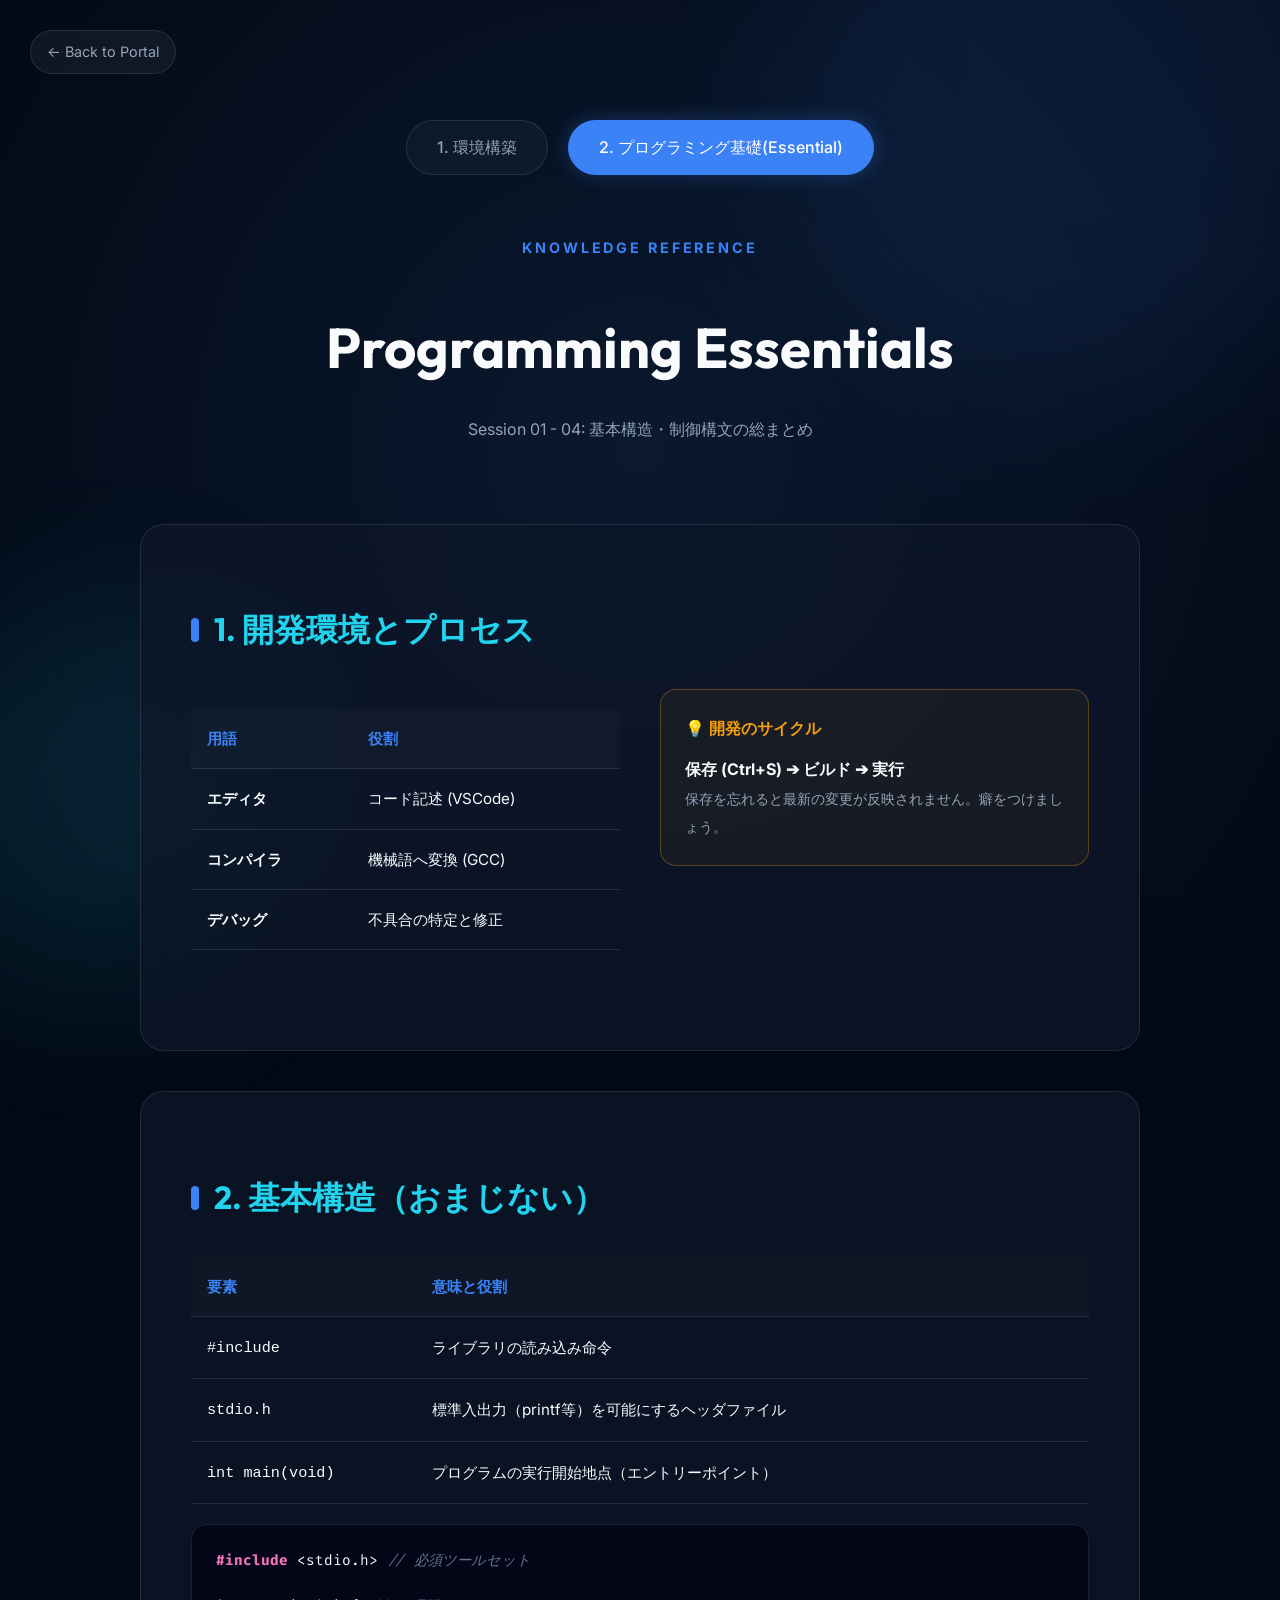
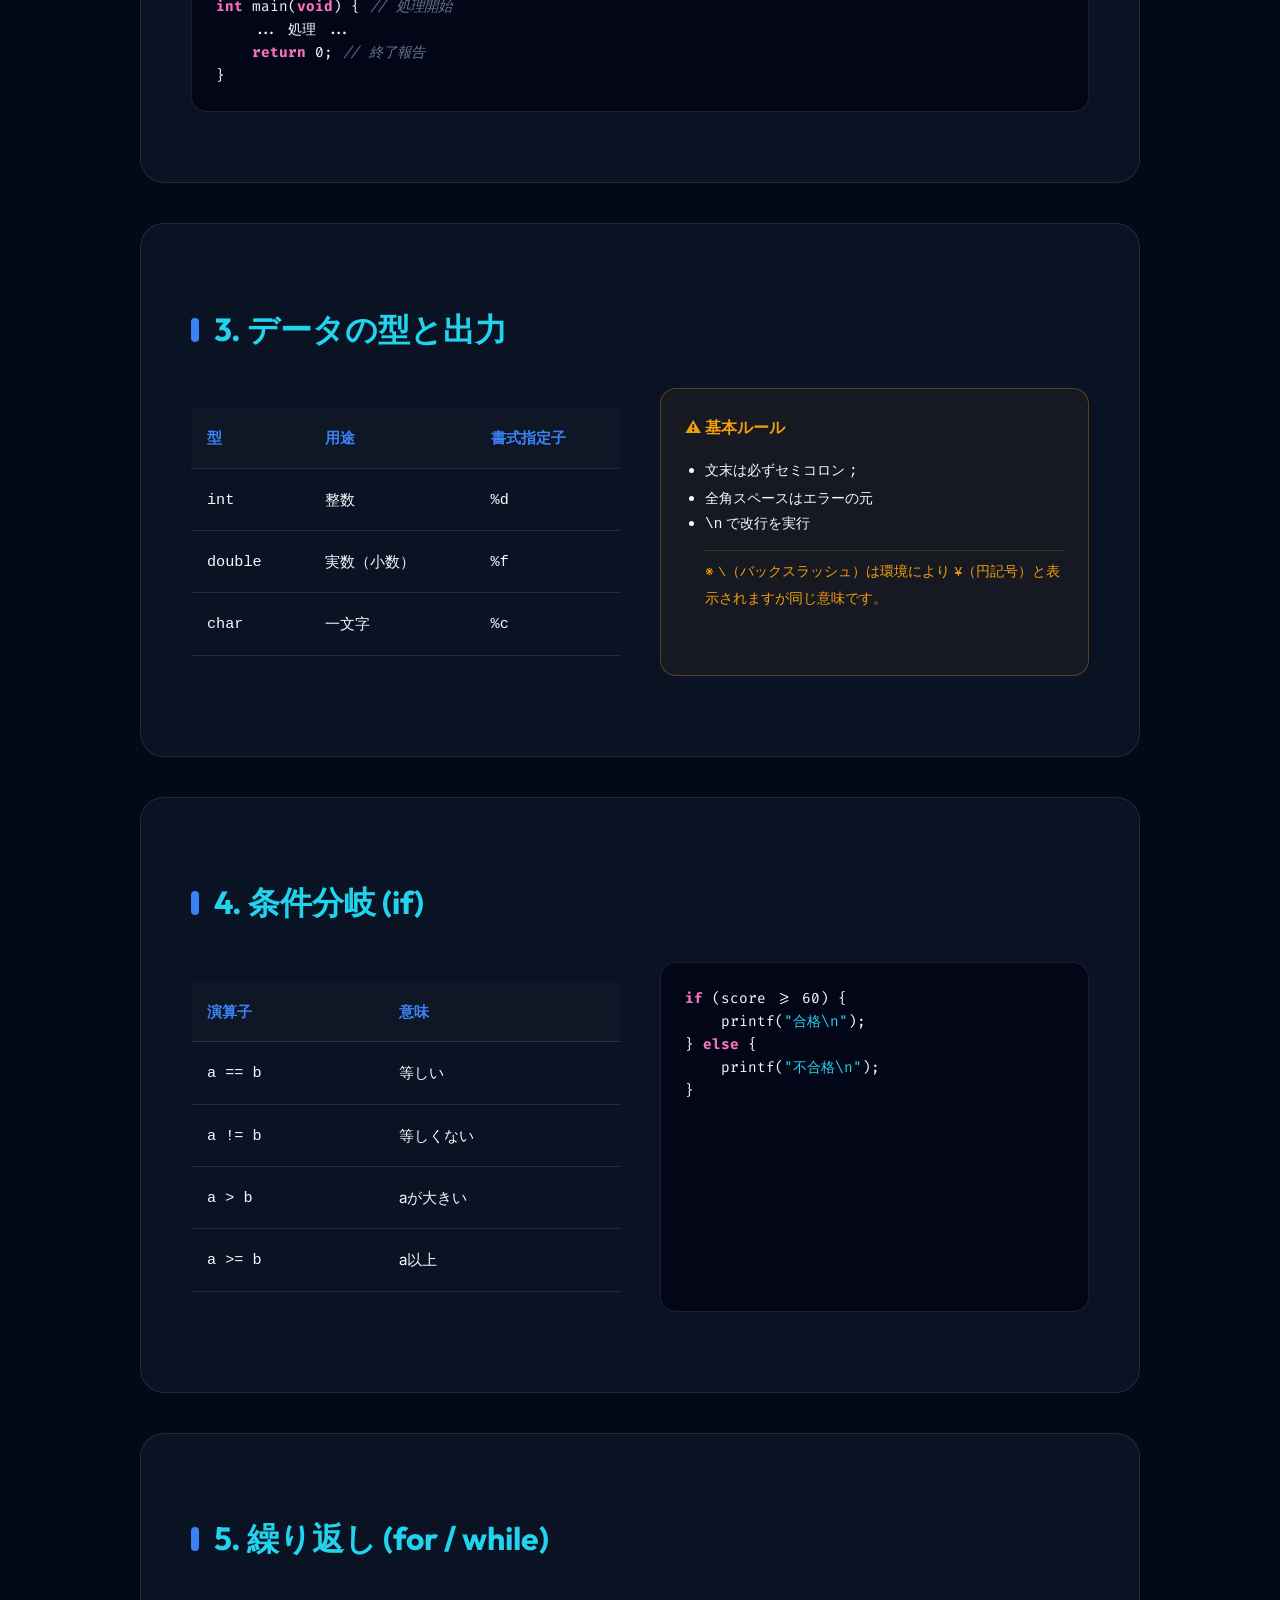
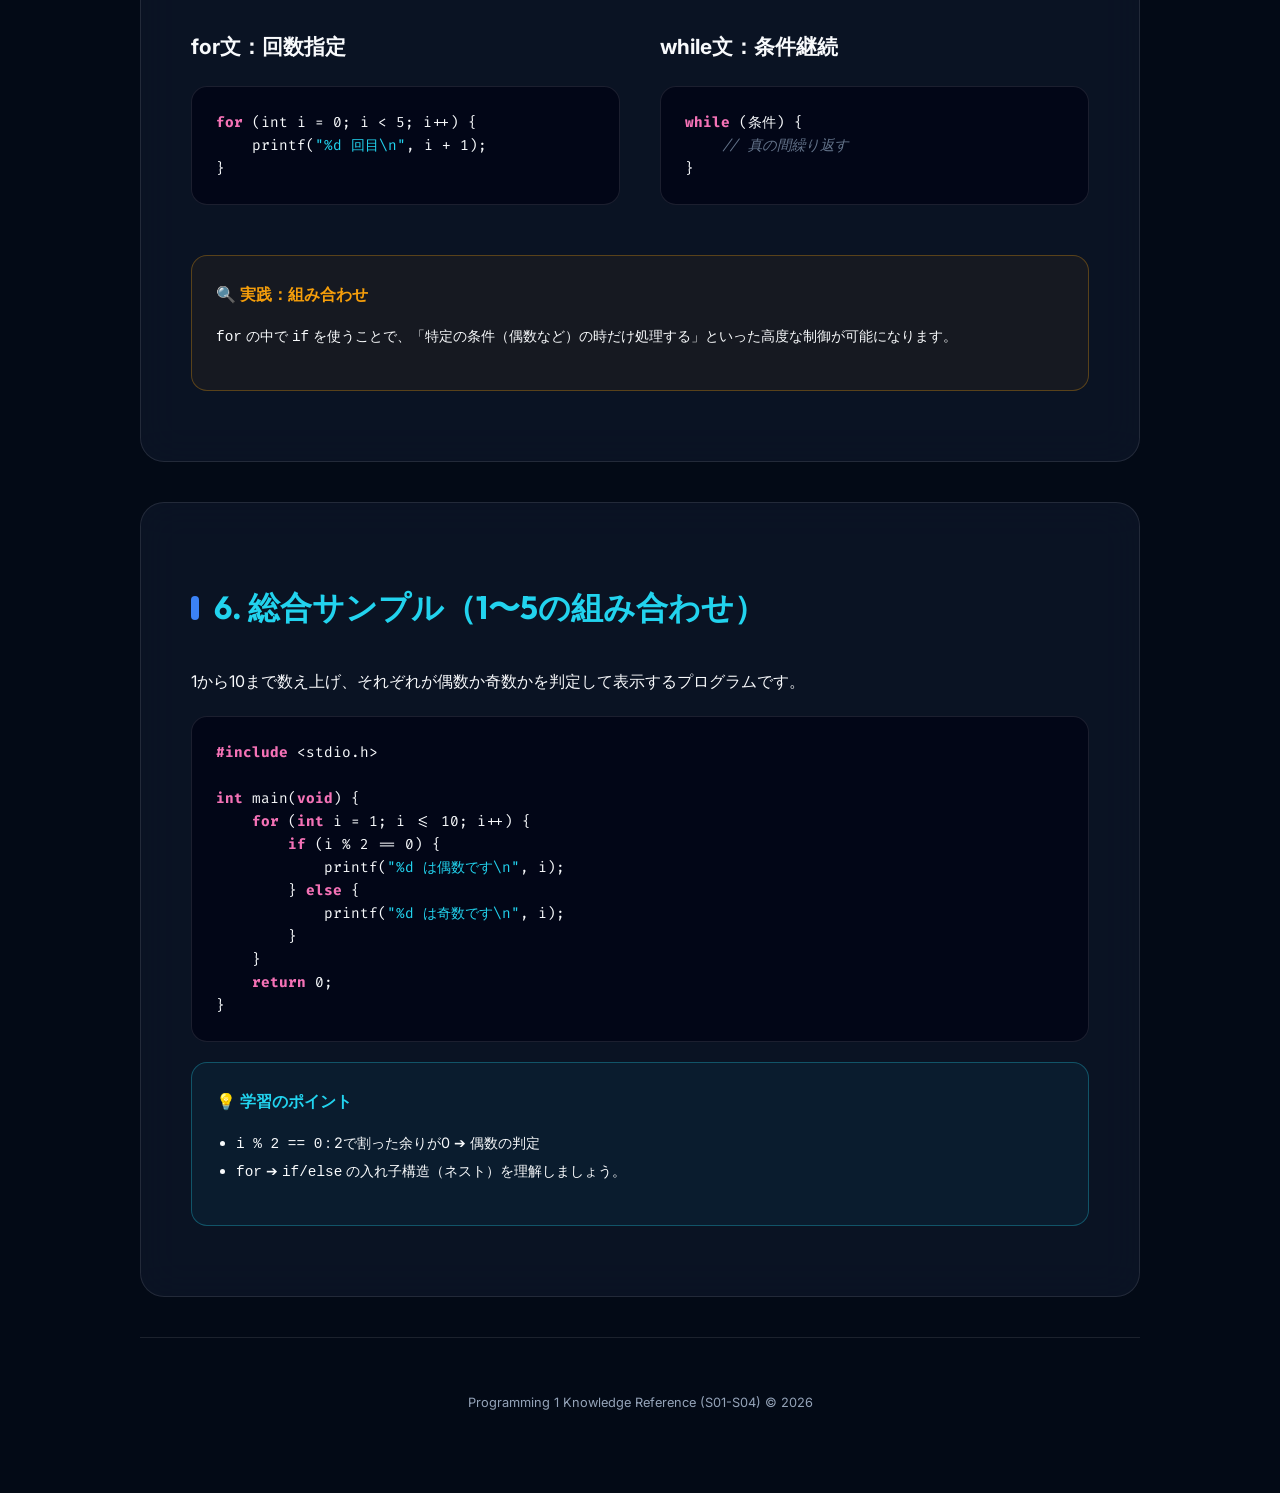
<file: lecture/review.html>
<!DOCTYPE html>
<html lang="ja">
<head>
    <meta charset="UTF-8">
    <meta name="viewport" content="width=device-width, initial-scale=1.0">
    <title>Review - プログラミング基礎：要点まとめ</title>
    <link rel="preconnect" href="https://fonts.googleapis.com">
    <link rel="preconnect" href="https://fonts.gstatic.com" crossorigin>
    <link href="https://fonts.googleapis.com/css2?family=Inter:wght@300;500;700&family=Outfit:wght@400;700&family=Fira+Code:wght@400;500&display=swap" rel="stylesheet">
    <style>
        :root {
            --bg-deep: #030a16;
            --accent-blue: #3b82f6;
            --accent-cyan: #22d3ee;
            --accent-gold: #f59e0b;
            --text-primary: #f8fafc;
            --text-muted: #94a3b8;
            --card-bg: rgba(15, 23, 42, 0.7);
            --card-border: rgba(255, 255, 255, 0.1);
        }

        body {
            font-family: 'Inter', sans-serif;
            background-color: var(--bg-deep);
            color: var(--text-primary);
            line-height: 1.8;
            margin: 0;
            padding: 0;
            overflow-x: hidden;
        }

        /* Background Effects (Consistent with Portal) */
        .background-container {
            position: fixed;
            top: 0; left: 0; width: 100%; height: 100%;
            z-index: -1;
            background: radial-gradient(circle at 50% 50%, #0a192f 0%, #030a16 100%);
        }
        .glow-orb {
            position: absolute; border-radius: 50%; filter: blur(80px); opacity: 0.1; pointer-events: none;
        }
        .orb-1 { width: 600px; height: 600px; background: var(--accent-blue); top: -200px; right: -100px; }
        .orb-2 { width: 400px; height: 400px; background: var(--accent-cyan); bottom: -100px; left: -100px; }

        .container {
            max-width: 1000px;
            margin: 0 auto;
            padding: 80px 20px;
        }

        /* Nav */
        .nav-back {
            position: fixed; top: 30px; left: 30px; z-index: 100;
            color: var(--text-muted); text-decoration: none; font-size: 0.9rem;
            display: flex; align-items: center; gap: 8px;
            padding: 8px 16px; background: rgba(255,255,255,0.05); border-radius: 100px;
            backdrop-filter: blur(10px); border: 1px solid var(--card-border);
            transition: all 0.3s;
        }
        .nav-back:hover { color: #fff; background: rgba(255,255,255,0.1); border-color: var(--accent-blue); }

        .sub-nav {
            display: flex;
            justify-content: center;
            gap: 20px;
            margin-bottom: 60px;
            margin-top: 40px;
        }
        .nav-item {
            padding: 12px 30px;
            border-radius: 100px;
            text-decoration: none;
            color: var(--text-muted);
            background: rgba(255,255,255,0.03);
            border: 1px solid var(--card-border);
            font-weight: 500;
            transition: all 0.3s;
        }
        .nav-item.active {
            background: var(--accent-blue);
            color: white;
            border-color: var(--accent-blue);
            box-shadow: 0 0 20px rgba(59, 130, 246, 0.3);
        }
        .nav-item:hover:not(.active) {
            background: rgba(255,255,255,0.1);
            color: white;
        }

        header { margin-bottom: 80px; text-align: center; }
        h1 { font-family: 'Outfit', sans-serif; font-size: 3.5rem; margin-bottom: 10px; }
        .header-desc { color: var(--accent-blue); font-weight: 700; letter-spacing: 0.2em; font-size: 0.9rem; }

        .summary-block {
            background: var(--card-bg);
            border: 1px solid var(--card-border);
            border-radius: 24px;
            padding: 50px;
            margin-bottom: 40px;
            backdrop-filter: blur(20px);
        }

        h2 {
            font-family: 'Outfit', sans-serif;
            font-size: 2rem;
            margin-bottom: 30px;
            color: var(--accent-cyan);
            display: flex;
            align-items: center;
            gap: 15px;
        }
        h2::before { content: ""; width: 8px; height: 24px; background: var(--accent-blue); border-radius: 4px; }

        h3 { font-size: 1.3rem; margin-top: 30px; color: var(--text-primary); }

        /* Tables */
        .info-table {
            width: 100%; border-collapse: collapse; margin: 20px 0; font-size: 0.95rem;
        }
        .info-table th, .info-table td {
            padding: 16px; text-align: left; border-bottom: 1px solid var(--card-border);
        }
        .info-table th { color: var(--accent-blue); font-weight: 700; background: rgba(255,255,255,0.02); }

        /* Code Snippet */
        .code-snippet {
            background: #020617;
            border: 1px solid var(--card-border);
            border-radius: 16px;
            padding: 24px;
            font-family: 'Fira Code', monospace;
            font-size: 0.9rem;
            margin: 20px 0;
            overflow-x: auto;
            line-height: 1.6;
        }

        .grid { display: grid; grid-template-columns: 1fr 1fr; gap: 40px; margin: 30px 0; }

        /* Highlight Boxes */
        .point-box {
            background: rgba(245, 158, 11, 0.05);
            border: 1px solid rgba(245, 158, 11, 0.3);
            padding: 24px;
            border-radius: 16px;
            margin: 20px 0;
        }
        .point-title {
            font-weight: 700; color: var(--accent-gold); margin-bottom: 12px;
            display: flex; align-items: center; gap: 8px;
        }

        .kw { color: #f472b6; font-weight: 700; }
        .comment { color: #64748b; font-style: italic; }

        @media (max-width: 768px) {
            .grid { grid-template-columns: 1fr; }
            h1 { font-size: 2.5rem; }
            .summary-block { padding: 30px; }
        }
    </style>
</head>
<body>
    <div class="background-container">
        <div class="glow-orb orb-1"></div>
        <div class="glow-orb orb-2"></div>
    </div>

    <a href="../index.html" class="nav-back">← Back to Portal</a>

    <div class="container">
        <nav class="sub-nav">
            <a href="setup.html" class="nav-item">1. 環境構築</a>
            <a href="review.html" class="nav-item active">2. プログラミング基礎(Essential)</a>
        </nav>
        <header>
            <p class="header-desc">KNOWLEDGE REFERENCE</p>
            <h1>Programming Essentials</h1>
            <p style="color:var(--text-muted)">Session 01 - 04: 基本構造・制御構文の総まとめ</p>
        </header>

        <!-- 1. 開発環境 -->
        <section class="summary-block">
            <h2>1. 開発環境とプロセス</h2>
            <div class="grid">
                <div>
                    <table class="info-table">
                        <tr><th>用語</th><th>役割</th></tr>
                        <tr><td><strong>エディタ</strong></td><td>コード記述 (VSCode)</td></tr>
                        <tr><td><strong>コンパイラ</strong></td><td>機械語へ変換 (GCC)</td></tr>
                        <tr><td><strong>デバッグ</strong></td><td>不具合の特定と修正</td></tr>
                    </table>
                </div>
                <div>
                    <div class="point-box" style="margin:0;">
                        <div class="point-title">💡 開発のサイクル</div>
                        <strong>保存 (Ctrl+S) ➔ ビルド ➔ 実行</strong><br>
                        <span style="font-size:0.9rem; color:var(--text-muted);">保存を忘れると最新の変更が反映されません。癖をつけましょう。</span>
                    </div>
                </div>
            </div>
        </section>

        <!-- 2. おまじない -->
        <section class="summary-block">
            <h2>2. 基本構造（おまじない）</h2>
            <table class="info-table">
                <tr><th style="width:25%">要素</th><th>意味と役割</th></tr>
                <tr><td><code>#include</code></td><td>ライブラリの読み込み命令</td></tr>
                <tr><td><code>stdio.h</code></td><td>標準入出力（printf等）を可能にするヘッダファイル</td></tr>
                <tr><td><code>int main(void)</code></td><td>プログラムの実行開始地点（エントリーポイント）</td></tr>
            </table>
            <div class="code-snippet">
                <span class="kw">#include</span> &lt;stdio.h&gt; <span class="comment">// 必須ツールセット</span><br><br>
                <span class="kw">int</span> main(<span class="kw">void</span>) { <span class="comment">// 処理開始</span><br>
                &nbsp;&nbsp;&nbsp;&nbsp;... 処理 ...<br>
                &nbsp;&nbsp;&nbsp;&nbsp;<span class="kw">return</span> 0; <span class="comment">// 終了報告</span><br>
                }
            </div>
        </section>

        <!-- 3. 型 -->
        <section class="summary-block">
            <h2>3. データの型と出力</h2>
            <div class="grid">
                <div>
                    <table class="info-table">
                        <tr><th>型</th><th>用途</th><th>書式指定子</th></tr>
                        <tr><td><code>int</code></td><td>整数</td><td><code>%d</code></td></tr>
                        <tr><td><code>double</code></td><td>実数（小数）</td><td><code>%f</code></td></tr>
                        <tr><td><code>char</code></td><td>一文字</td><td><code>%c</code></td></tr>
                    </table>
                </div>
                <div class="point-box" style="margin:0;">
                    <div class="point-title">⚠️ 基本ルール</div>
                    <ul style="font-size:0.9rem; padding-left:20px;">
                        <li>文末は必ずセミコロン <code>;</code></li>
                        <li>全角スペースはエラーの元</li>
                        <li><code>\n</code> で改行を実行</li>
                        <div style="color:var(--accent-gold); margin-top:12px; font-size:0.85rem; border-top:1px solid rgba(245,158,11,0.2); padding-top:8px;">
                            ※ <code>\</code>（バックスラッシュ）は環境により <code>¥</code>（円記号）と表示されますが同じ意味です。
                        </div>
                    </ul>
                </div>
            </div>
        </section>

        <!-- 4. 分岐 -->
        <section class="summary-block">
            <h2>4. 条件分岐 (if)</h2>
            <div class="grid">
                <div>
                    <table class="info-table">
                        <tr><th>演算子</th><th>意味</th></tr>
                        <tr><td><code>a == b</code></td><td>等しい</td></tr>
                        <tr><td><code>a != b</code></td><td>等しくない</td></tr>
                        <tr><td><code>a > b</code></td><td>aが大きい</td></tr>
                        <tr><td><code>a >= b</code></td><td>a以上</td></tr>
                    </table>
                </div>
                <div class="code-snippet" style="margin:0;">
                    <span class="kw">if</span> (score >= 60) {<br>
                    &nbsp;&nbsp;&nbsp;&nbsp;printf(<span style="color:var(--accent-cyan)">"合格\n"</span>);<br>
                    } <span class="kw">else</span> {<br>
                    &nbsp;&nbsp;&nbsp;&nbsp;printf(<span style="color:var(--accent-cyan)">"不合格\n"</span>);<br>
                    }
                </div>
            </div>
        </section>

        <!-- 5. 繰り返し -->
        <section class="summary-block">
            <h2>5. 繰り返し (for / while)</h2>
            <div class="grid">
                <div>
                    <h3>for文：回数指定</h3>
                    <div class="code-snippet">
                        <span class="kw">for</span> (int i = 0; i < 5; i++) {<br>
                        &nbsp;&nbsp;&nbsp;&nbsp;printf(<span style="color:var(--accent-cyan)">"%d 回目\n"</span>, i + 1);<br>
                        }
                    </div>
                </div>
                <div>
                    <h3>while文：条件継続</h3>
                    <div class="code-snippet">
                        <span class="kw">while</span> (条件) {<br>
                        &nbsp;&nbsp;&nbsp;&nbsp;<span class="comment">// 真の間繰り返す</span><br>
                        }
                    </div>
                </div>
            </div>
            <div class="point-box">
                <div class="point-title">🔍 実践：組み合わせ</div>
                <p style="font-size:0.9rem;">
                    <code>for</code> の中で <code>if</code> を使うことで、「特定の条件（偶数など）の時だけ処理する」といった高度な制御が可能になります。
                </p>
            </div>
        </section>

        <!-- 6. 総合サンプル -->
        <section class="summary-block">
            <h2>6. 総合サンプル（1〜5の組み合わせ）</h2>
            <p>1から10まで数え上げ、それぞれが偶数か奇数かを判定して表示するプログラムです。</p>
            <div class="code-snippet">
                <span class="kw">#include</span> &lt;stdio.h&gt;<br><br>
                <span class="kw">int</span> main(<span class="kw">void</span>) {<br>
                &nbsp;&nbsp;&nbsp;&nbsp;<span class="kw">for</span> (<span class="kw">int</span> i = 1; i <= 10; i++) {<br>
                &nbsp;&nbsp;&nbsp;&nbsp;&nbsp;&nbsp;&nbsp;&nbsp;<span class="kw">if</span> (i % 2 == 0) {<br>
                &nbsp;&nbsp;&nbsp;&nbsp;&nbsp;&nbsp;&nbsp;&nbsp;&nbsp;&nbsp;&nbsp;&nbsp;printf(<span style="color:var(--accent-cyan)">"%d は偶数です\n"</span>, i);<br>
                &nbsp;&nbsp;&nbsp;&nbsp;&nbsp;&nbsp;&nbsp;&nbsp;} <span class="kw">else</span> {<br>
                &nbsp;&nbsp;&nbsp;&nbsp;&nbsp;&nbsp;&nbsp;&nbsp;&nbsp;&nbsp;&nbsp;&nbsp;printf(<span style="color:var(--accent-cyan)">"%d は奇数です\n"</span>, i);<br>
                &nbsp;&nbsp;&nbsp;&nbsp;&nbsp;&nbsp;&nbsp;&nbsp;}<br>
                &nbsp;&nbsp;&nbsp;&nbsp;}<br>
                &nbsp;&nbsp;&nbsp;&nbsp;<span class="kw">return</span> 0;<br>
                }
            </div>
            <div class="point-box" style="background: rgba(34, 211, 238, 0.05); border-color: rgba(34, 211, 238, 0.3);">
                <div class="point-title" style="color: var(--accent-cyan);">💡 学習のポイント</div>
                <ul style="font-size:0.9rem; padding-left:20px;">
                    <li><code>i % 2 == 0</code> : 2で割った余りが0 ➔ 偶数の判定</li>
                    <li><code>for</code> ➔ <code>if/else</code> の入れ子構造（ネスト）を理解しましょう。</li>
                </ul>
            </div>
        </section>

        <footer style="text-align:center; padding-top:40px; color:var(--text-muted); font-size:0.8rem; border-top:1px solid var(--card-border);">
            <p>Programming 1 Knowledge Reference (S01-S04) &copy; 2026</p>
        </footer>
    </div>
</body>
</html>
</file>
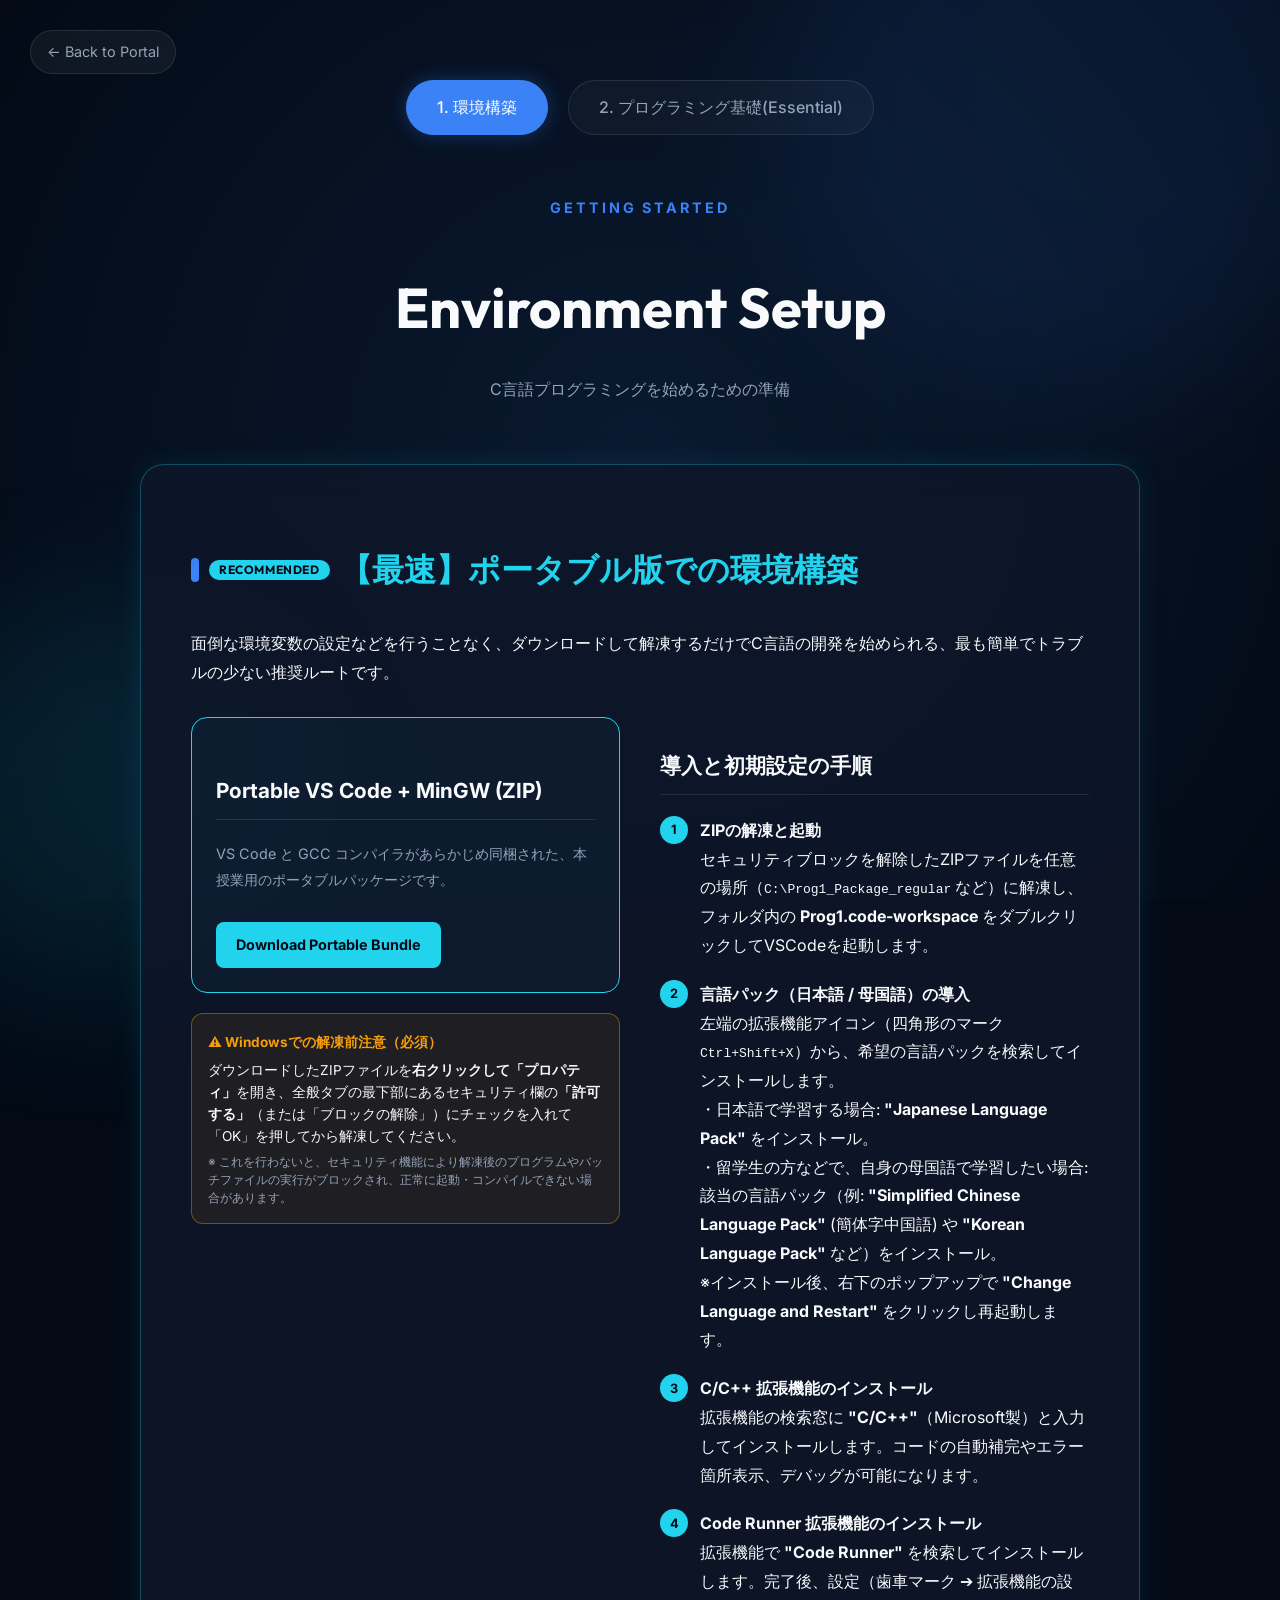
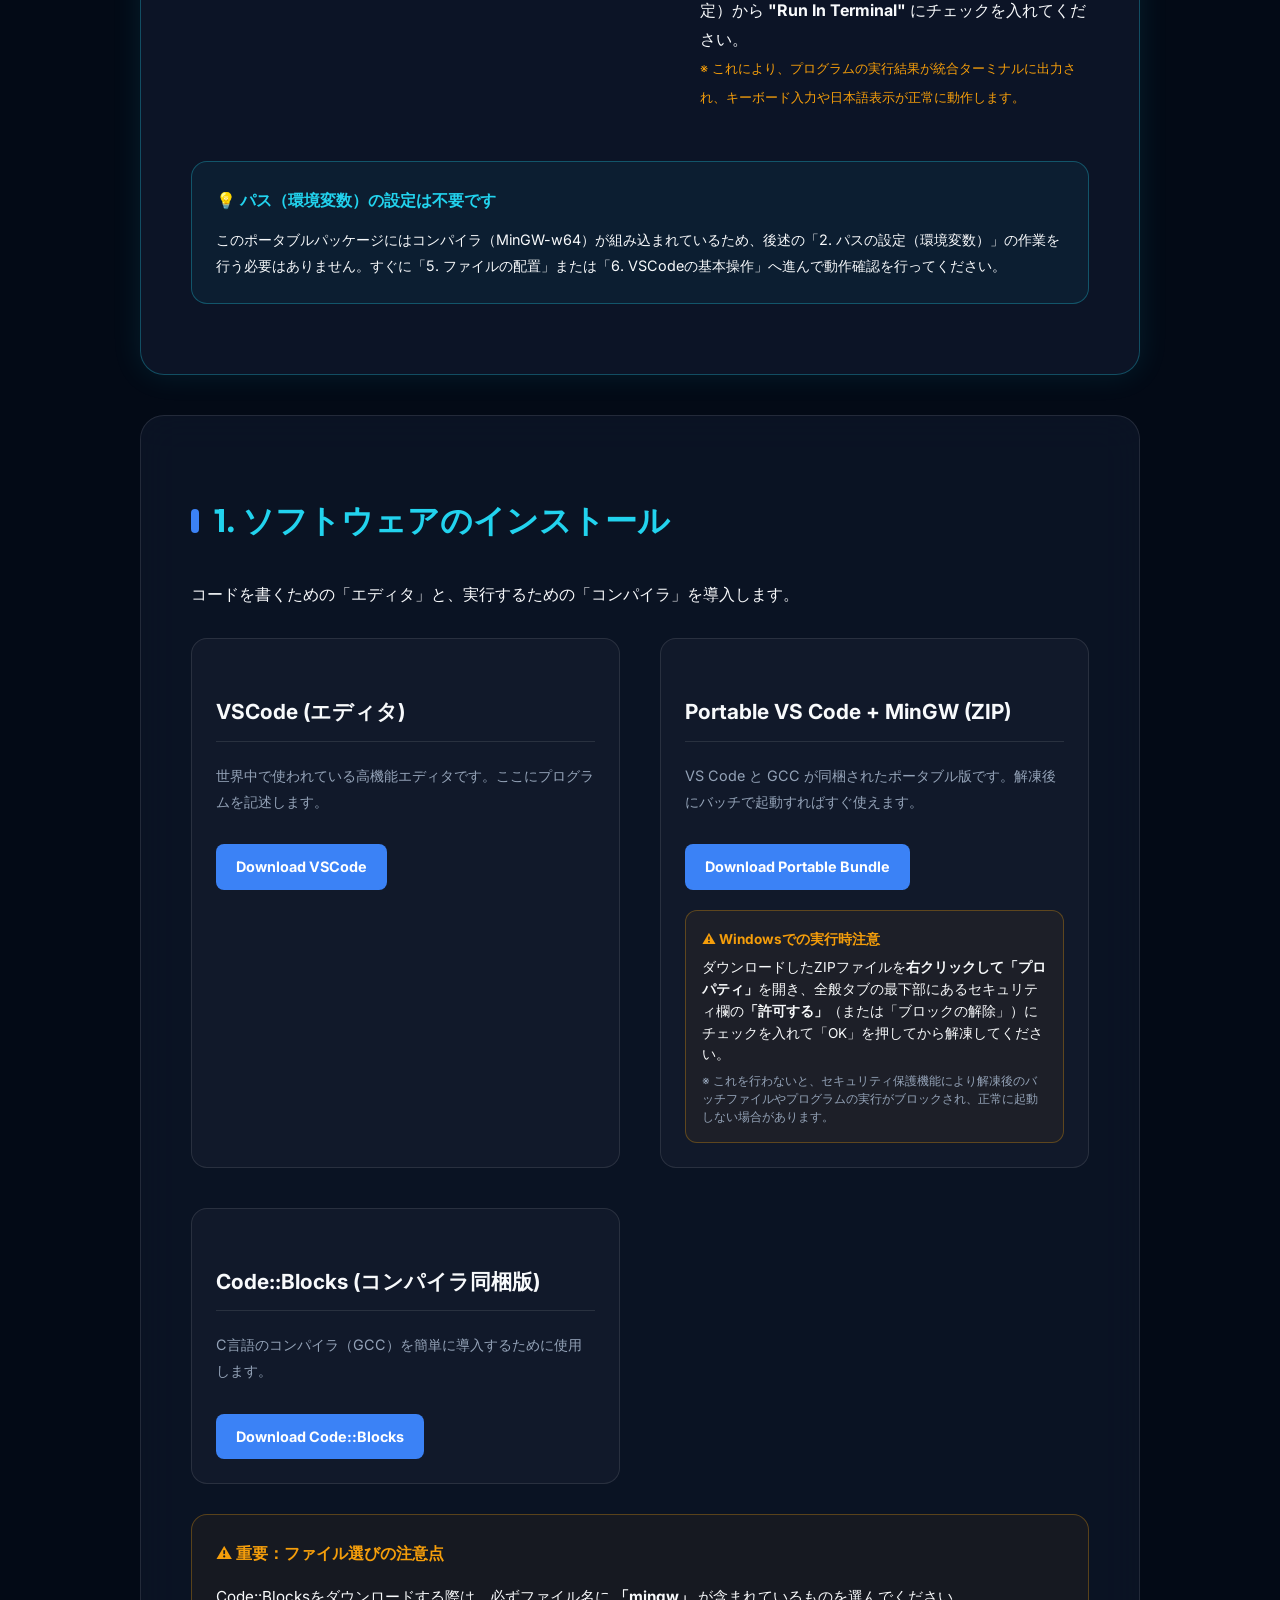
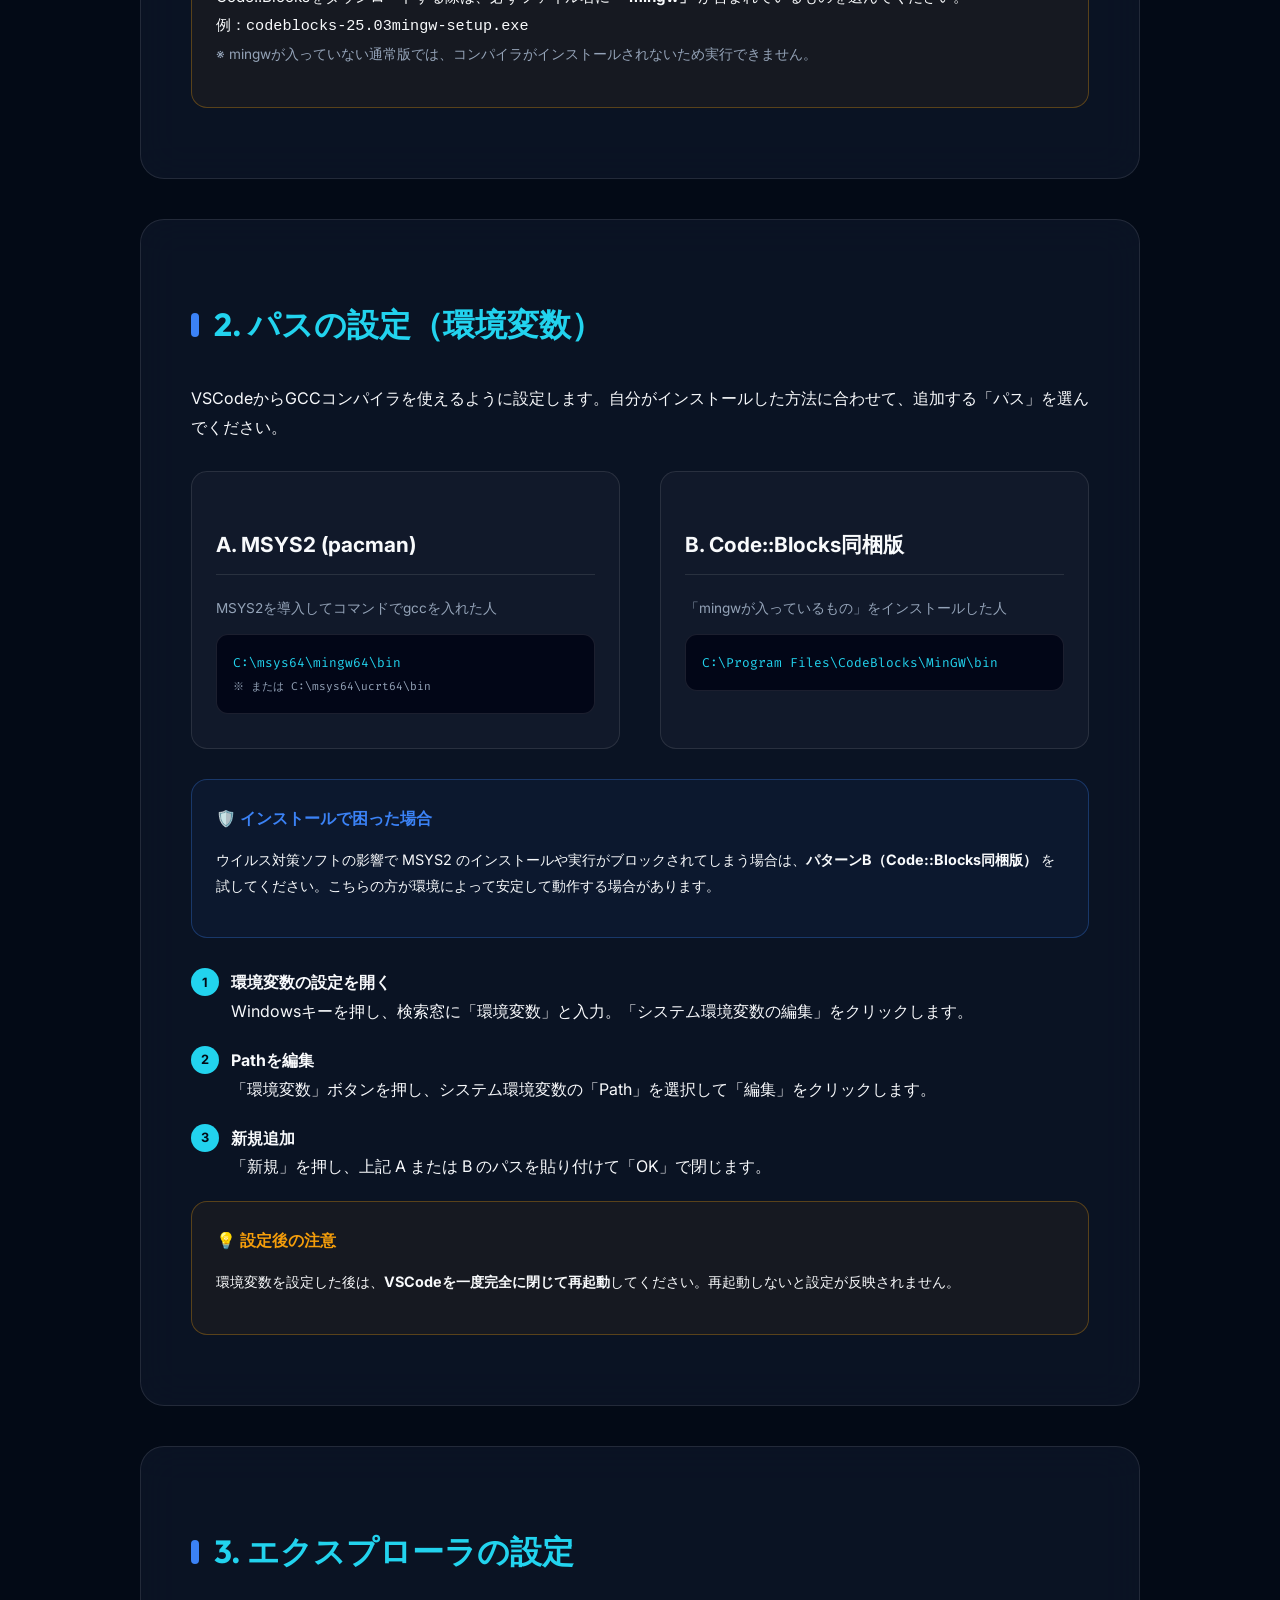
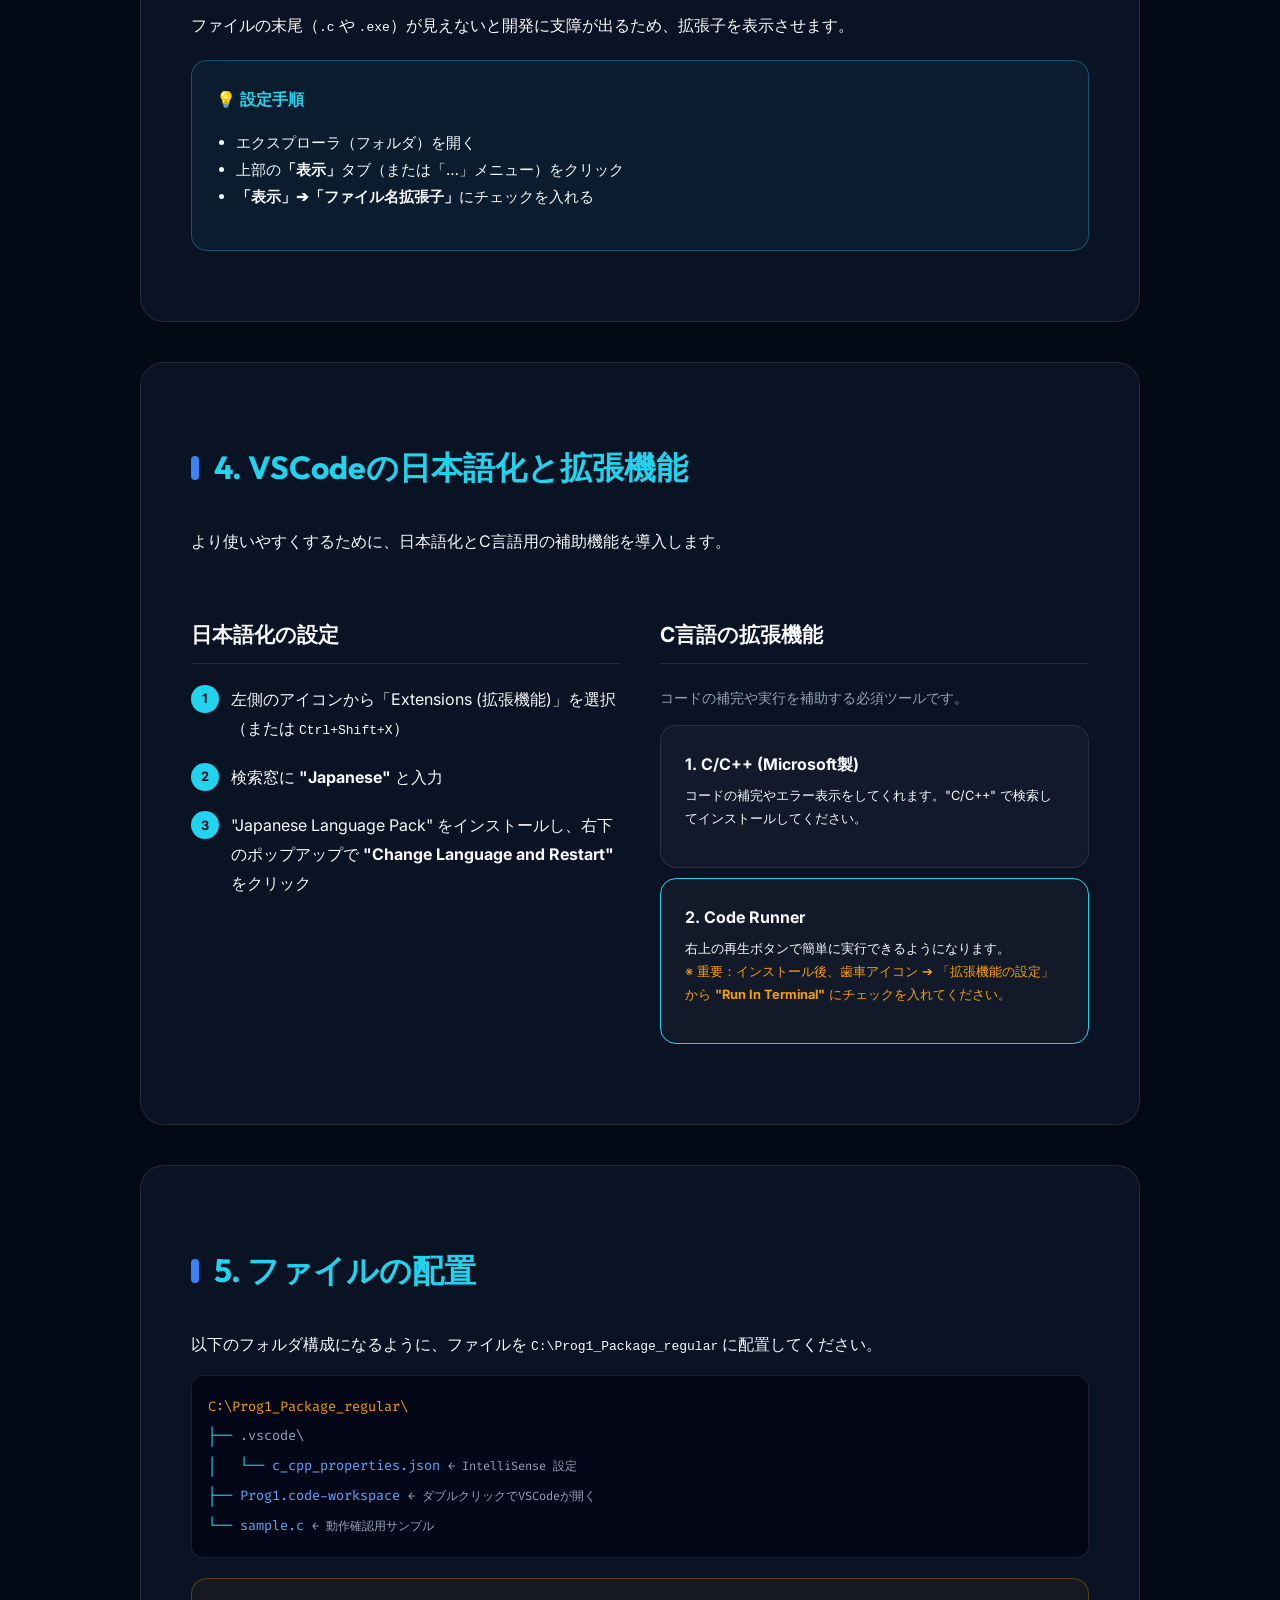
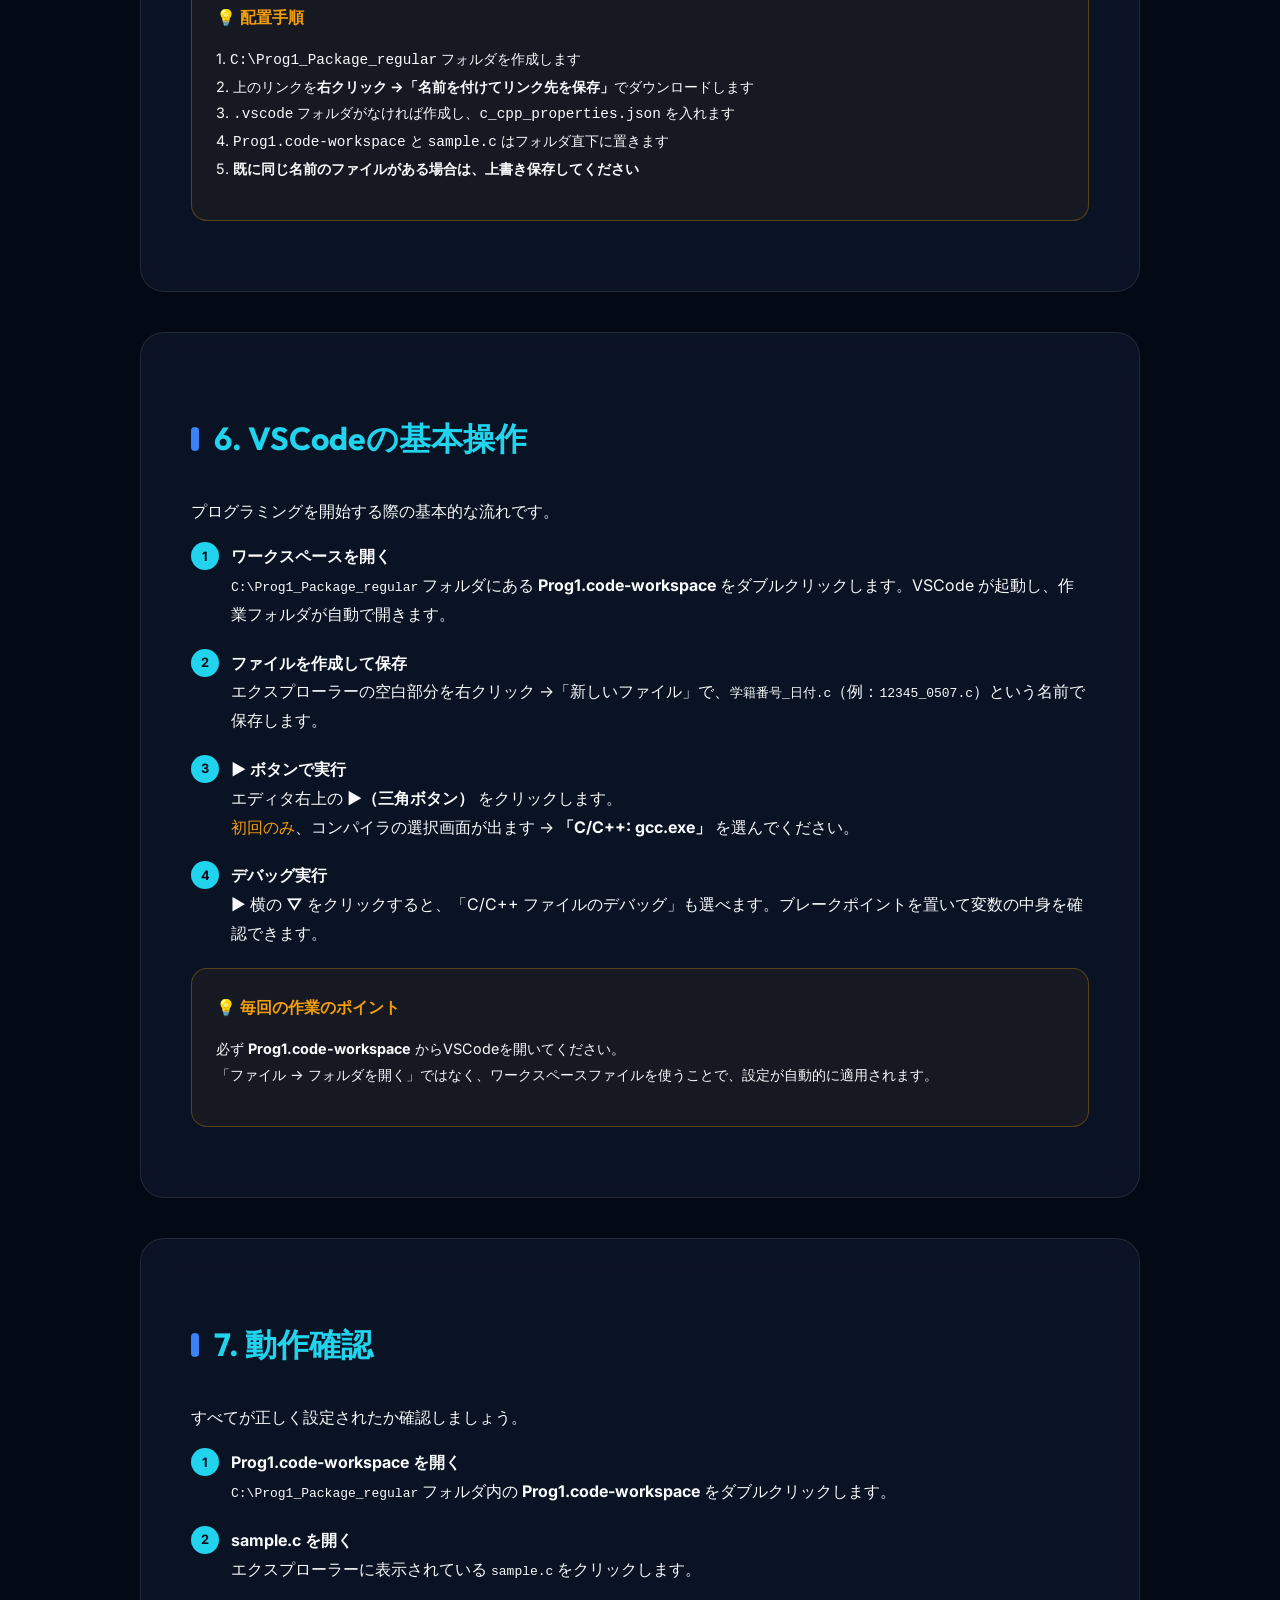
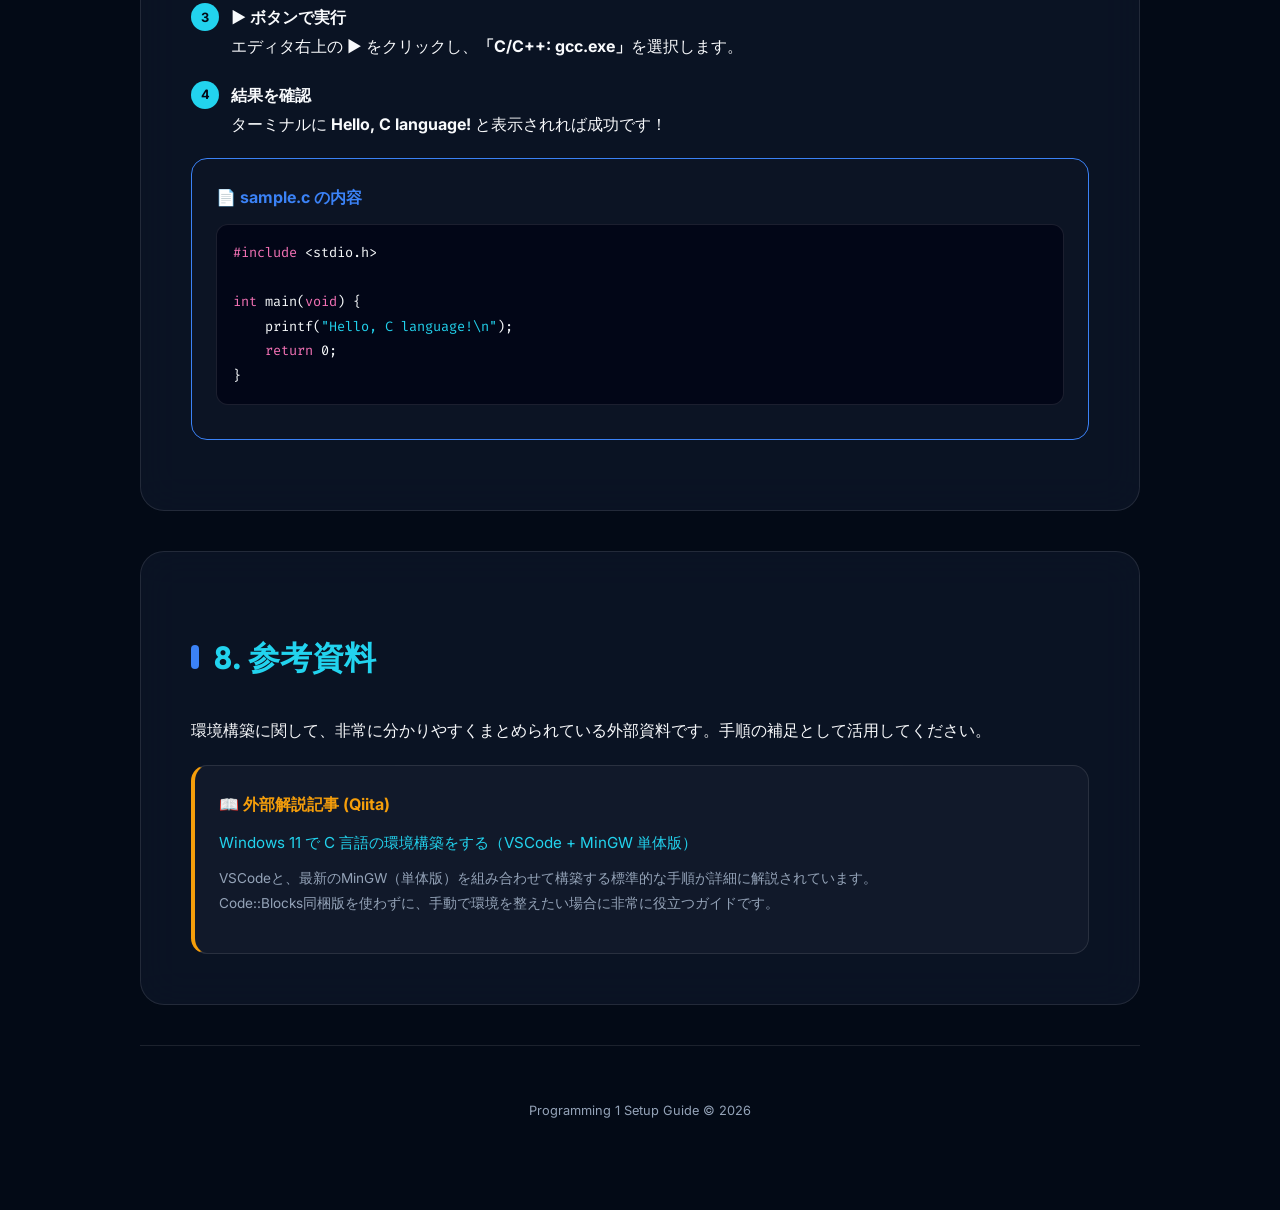
<file: lecture/setup.html>
<!DOCTYPE html>
<html lang="ja">
<head>
    <meta charset="UTF-8">
    <meta name="viewport" content="width=device-width, initial-scale=1.0">
    <title>環境構築 - プログラミング基礎</title>
    <link rel="preconnect" href="https://fonts.googleapis.com">
    <link rel="preconnect" href="https://fonts.gstatic.com" crossorigin>
    <link href="https://fonts.googleapis.com/css2?family=Inter:wght@300;500;700&family=Outfit:wght@400;700&family=Fira+Code:wght@400;500&display=swap" rel="stylesheet">
    <style>
        :root {
            --bg-deep: #030a16;
            --accent-blue: #3b82f6;
            --accent-cyan: #22d3ee;
            --accent-gold: #f59e0b;
            --text-primary: #f8fafc;
            --text-muted: #94a3b8;
            --card-bg: rgba(15, 23, 42, 0.7);
            --card-border: rgba(255, 255, 255, 0.1);
        }

        body {
            font-family: 'Inter', sans-serif;
            background-color: var(--bg-deep);
            color: var(--text-primary);
            line-height: 1.8;
            margin: 0;
            padding: 0;
            overflow-x: hidden;
        }

        .background-container {
            position: fixed;
            top: 0; left: 0; width: 100%; height: 100%;
            z-index: -1;
            background: radial-gradient(circle at 50% 50%, #0a192f 0%, #030a16 100%);
        }
        .glow-orb {
            position: absolute; border-radius: 50%; filter: blur(80px); opacity: 0.1; pointer-events: none;
        }
        .orb-1 { width: 600px; height: 600px; background: var(--accent-blue); top: -200px; right: -100px; }
        .orb-2 { width: 400px; height: 400px; background: var(--accent-cyan); bottom: -100px; left: -100px; }

        .container {
            max-width: 1000px;
            margin: 0 auto;
            padding: 40px 20px 80px 20px;
        }

        /* Nav Header */
        .nav-back {
            position: fixed; top: 30px; left: 30px; z-index: 100;
            color: var(--text-muted); text-decoration: none; font-size: 0.9rem;
            display: flex; align-items: center; gap: 8px;
            padding: 8px 16px; background: rgba(255,255,255,0.05); border-radius: 100px;
            backdrop-filter: blur(10px); border: 1px solid var(--card-border);
            transition: all 0.3s;
        }
        .nav-back:hover { color: #fff; background: rgba(255,255,255,0.1); border-color: var(--accent-blue); }

        .sub-nav {
            display: flex;
            justify-content: center;
            gap: 20px;
            margin-bottom: 60px;
            margin-top: 40px;
        }
        .nav-item {
            padding: 12px 30px;
            border-radius: 100px;
            text-decoration: none;
            color: var(--text-muted);
            background: rgba(255,255,255,0.03);
            border: 1px solid var(--card-border);
            font-weight: 500;
            transition: all 0.3s;
        }
        .nav-item.active {
            background: var(--accent-blue);
            color: white;
            border-color: var(--accent-blue);
            box-shadow: 0 0 20px rgba(59, 130, 246, 0.3);
        }
        .nav-item:hover:not(.active) {
            background: rgba(255,255,255,0.1);
            color: white;
        }

        header { margin-bottom: 60px; text-align: center; }
        h1 { font-family: 'Outfit', sans-serif; font-size: 3.5rem; margin-bottom: 10px; }
        .header-desc { color: var(--accent-blue); font-weight: 700; letter-spacing: 0.2em; font-size: 0.9rem; }

        .summary-block {
            background: var(--card-bg);
            border: 1px solid var(--card-border);
            border-radius: 24px;
            padding: 50px;
            margin-bottom: 40px;
            backdrop-filter: blur(20px);
        }

        h2 {
            font-family: 'Outfit', sans-serif;
            font-size: 2rem;
            margin-bottom: 30px;
            color: var(--accent-cyan);
            display: flex;
            align-items: center;
            gap: 15px;
        }
        h2::before { content: ""; width: 8px; height: 24px; background: var(--accent-blue); border-radius: 4px; }

        h3 { font-size: 1.3rem; margin-top: 30px; color: var(--text-primary); border-bottom: 1px solid var(--card-border); padding-bottom: 10px; }

        .grid { display: grid; grid-template-columns: 1fr 1fr; gap: 40px; margin: 30px 0; }

        .download-card {
            background: rgba(255,255,255,0.03);
            border: 1px solid var(--card-border);
            border-radius: 16px;
            padding: 24px;
            transition: all 0.3s;
        }
        .download-card:hover { border-color: var(--accent-blue); background: rgba(59, 130, 246, 0.05); }
        .download-btn {
            display: inline-block;
            margin-top: 15px;
            padding: 10px 20px;
            background: var(--accent-blue);
            color: white;
            text-decoration: none;
            border-radius: 8px;
            font-weight: 700;
            font-size: 0.9rem;
        }

        .step-list {
            padding-left: 0;
            list-style: none;
        }
        .step-item {
            position: relative;
            padding-left: 40px;
            margin-bottom: 20px;
        }
        .step-number {
            position: absolute;
            left: 0;
            top: 0;
            width: 28px;
            height: 28px;
            background: var(--accent-cyan);
            color: var(--bg-deep);
            border-radius: 50%;
            display: flex;
            align-items: center;
            justify-content: center;
            font-weight: 700;
            font-size: 0.8rem;
        }

        .point-box {
            background: rgba(245, 158, 11, 0.05);
            border: 1px solid rgba(245, 158, 11, 0.3);
            padding: 24px;
            border-radius: 16px;
            margin: 20px 0;
        }
        .point-title {
            font-weight: 700; color: var(--accent-gold); margin-bottom: 12px;
            display: flex; align-items: center; gap: 8px;
        }

        .code-snippet {
            background: #020617;
            border: 1px solid var(--card-border);
            border-radius: 12px;
            padding: 16px;
            font-family: 'Fira Code', monospace;
            font-size: 0.85rem;
            margin: 10px 0;
        }

        @media (max-width: 768px) {
            .grid { grid-template-columns: 1fr; }
            h1 { font-size: 2.5rem; }
            .summary-block { padding: 30px; }
        }
    </style>
</head>
<body>
    <div class="background-container">
        <div class="glow-orb orb-1"></div>
        <div class="glow-orb orb-2"></div>
    </div>

    <a href="../index.html" class="nav-back">← Back to Portal</a>

    <div class="container">
        <nav class="sub-nav">
            <a href="setup.html" class="nav-item active">1. 環境構築</a>
            <a href="review.html" class="nav-item">2. プログラミング基礎(Essential)</a>
        </nav>

        <header>
            <p class="header-desc">GETTING STARTED</p>
            <h1>Environment Setup</h1>
            <p style="color:var(--text-muted)">C言語プログラミングを始めるための準備</p>
        </header>

        <!-- 0. 最速ルート：ポータブルパッケージでの環境構築（推奨） -->
        <section class="summary-block" style="border: 1px solid rgba(34, 211, 238, 0.3); background: rgba(15, 23, 42, 0.85); box-shadow: 0 0 30px rgba(34, 211, 238, 0.1);">
            <h2 style="color: var(--accent-cyan); display: flex; align-items: center; gap: 10px;">
                <span style="font-size: 0.75rem; color: #030a16; background: var(--accent-cyan); padding: 4px 10px; border-radius: 100px; font-weight: 700; letter-spacing: 0.05em; line-height: 1;">RECOMMENDED</span>
                【最速】ポータブル版での環境構築
            </h2>
            <p>面倒な環境変数の設定などを行うことなく、ダウンロードして解凍するだけでC言語の開発を始められる、最も簡単でトラブルの少ない推奨ルートです。</p>

            <div class="grid">
                <!-- 左コラム: ダウンロード & 注意事項 -->
                <div>
                    <div class="download-card" style="border-color: var(--accent-cyan); background: rgba(34, 211, 238, 0.03);">
                        <h3>Portable VS Code + MinGW (ZIP)</h3>
                        <p style="font-size:0.9rem; color:var(--text-muted)">VS Code と GCC コンパイラがあらかじめ同梱された、本授業用のポータブルパッケージです。</p>
                        <a href="https://github.com/ashikaga-PG1/ashikaga-PG1.github.io/releases/download/v1.0.0/VisualStudioCode.zip" class="download-btn" style="background: var(--accent-cyan); color: var(--bg-deep); text-shadow: none;">Download Portable Bundle</a>
                    </div>
                    
                    <div style="margin-top: 20px; padding: 16px; background: rgba(245, 158, 11, 0.08); border: 1px solid rgba(245, 158, 11, 0.4); border-radius: 12px; font-size: 0.85rem;">
                        <strong style="color: var(--accent-gold); display: flex; align-items: center; gap: 6px; margin-bottom: 6px;">
                            ⚠️ Windowsでの解凍前注意（必須）
                        </strong>
                        <p style="margin: 0; color: var(--text-primary); line-height: 1.6;">
                            ダウンロードしたZIPファイルを<strong>右クリックして「プロパティ」</strong>を開き、全般タブの最下部にあるセキュリティ欄の<strong>「許可する」</strong>（または「ブロックの解除」）にチェックを入れて「OK」を押してから解凍してください。
                        </p>
                        <p style="margin: 6px 0 0 0; color: var(--text-muted); font-size: 0.75rem; line-height: 1.5;">
                            ※ これを行わないと、セキュリティ機能により解凍後のプログラムやバッチファイルの実行がブロックされ、正常に起動・コンパイルできない場合があります。
                        </p>
                    </div>
                </div>

                <!-- 右コラム: 手順 -->
                <div>
                    <h3>導入と初期設定の手順</h3>
                    <ul class="step-list">
                        <li class="step-item">
                            <div class="step-number">1</div>
                            <strong>ZIPの解凍と起動</strong><br>
                            セキュリティブロックを解除したZIPファイルを任意の場所（<code>C:\Prog1_Package_regular</code> など）に解凍し、フォルダ内の <strong>Prog1.code-workspace</strong> をダブルクリックしてVSCodeを起動します。
                        </li>
                        <li class="step-item">
                            <div class="step-number">2</div>
                            <strong>言語パック（日本語 / 母国語）の導入</strong><br>
                            左端の拡張機能アイコン（四角形のマーク <code>Ctrl+Shift+X</code>）から、希望の言語パックを検索してインストールします。<br>
                            ・日本語で学習する場合: <strong>"Japanese Language Pack"</strong> をインストール。<br>
                            ・留学生の方などで、自身の母国語で学習したい場合: 該当の言語パック（例: <strong>"Simplified Chinese Language Pack"</strong> (簡体字中国語) や <strong>"Korean Language Pack"</strong> など）をインストール。<br>
                            ※インストール後、右下のポップアップで <strong>"Change Language and Restart"</strong> をクリックし再起動します。
                        </li>
                        <li class="step-item">
                            <div class="step-number">3</div>
                            <strong>C/C++ 拡張機能のインストール</strong><br>
                            拡張機能の検索窓に <strong>"C/C++"</strong>（Microsoft製）と入力してインストールします。コードの自動補完やエラー箇所表示、デバッグが可能になります。
                        </li>
                        <li class="step-item">
                            <div class="step-number">4</div>
                            <strong>Code Runner 拡張機能のインストール</strong><br>
                            拡張機能で <strong>"Code Runner"</strong> を検索してインストールします。完了後、設定（歯車マーク ➔ 拡張機能の設定）から <strong>"Run In Terminal"</strong> にチェックを入れてください。<br>
                            <span style="color:var(--accent-gold); font-size: 0.8rem;">※ これにより、プログラムの実行結果が統合ターミナルに出力され、キーボード入力や日本語表示が正常に動作します。</span>
                        </li>
                    </ul>
                </div>
            </div>
            
            <div class="point-box" style="margin-top:20px; background: rgba(34, 211, 238, 0.05); border-color: rgba(34, 211, 238, 0.3);">
                <div class="point-title" style="color: var(--accent-cyan);">💡 パス（環境変数）の設定は不要です</div>
                <p style="font-size:0.9rem; margin:0;">
                    このポータブルパッケージにはコンパイラ（MinGW-w64）が組み込まれているため、後述の「2. パスの設定（環境変数）」の作業を行う必要はありません。すぐに「5. ファイルの配置」または「6. VSCodeの基本操作」へ進んで動作確認を行ってください。
                </p>
            </div>
        </section>

        <!-- 1. ソフトウェアの導入 -->
        <section class="summary-block">
            <h2>1. ソフトウェアのインストール</h2>
            <p>コードを書くための「エディタ」と、実行するための「コンパイラ」を導入します。</p>
            
            <div class="grid">
                <div class="download-card">
                    <h3>VSCode (エディタ)</h3>
                    <p style="font-size:0.9rem; color:var(--text-muted)">世界中で使われている高機能エディタです。ここにプログラムを記述します。</p>
                    <a href="https://code.visualstudio.com/" target="_blank" class="download-btn">Download VSCode</a>
                </div>
                <!-- Portable VS Code + MinGW -->
                <div class="download-card">
                    <h3>Portable VS Code + MinGW (ZIP)</h3>
                    <p style="font-size:0.9rem; color:var(--text-muted)">VS Code と GCC が同梱されたポータブル版です。解凍後にバッチで起動すればすぐ使えます。</p>
                    <a href="https://github.com/ashikaga-PG1/ashikaga-PG1.github.io/releases/download/v1.0.0/VisualStudioCode.zip" class="download-btn">Download Portable Bundle</a>
                    <div style="margin-top: 20px; padding: 16px; background: rgba(245, 158, 11, 0.05); border: 1px solid rgba(245, 158, 11, 0.3); border-radius: 12px; font-size: 0.85rem;">
                        <strong style="color: var(--accent-gold); display: flex; align-items: center; gap: 6px; margin-bottom: 6px;">
                            ⚠️ Windowsでの実行時注意
                        </strong>
                        <p style="margin: 0; color: var(--text-primary); line-height: 1.6;">
                            ダウンロードしたZIPファイルを<strong>右クリックして「プロパティ」</strong>を開き、全般タブの最下部にあるセキュリティ欄の<strong>「許可する」</strong>（または「ブロックの解除」）にチェックを入れて「OK」を押してから解凍してください。
                        </p>
                        <p style="margin: 6px 0 0 0; color: var(--text-muted); font-size: 0.75rem; line-height: 1.5;">
                            ※ これを行わないと、セキュリティ保護機能により解凍後のバッチファイルやプログラムの実行がブロックされ、正常に起動しない場合があります。
                        </p>
                    </div>
                </div>
                <div class="download-card">
                    <h3>Code::Blocks (コンパイラ同梱版)</h3>
                    <p style="font-size:0.9rem; color:var(--text-muted)">C言語のコンパイラ（GCC）を簡単に導入するために使用します。</p>
                    <a href="https://www.codeblocks.org/downloads/binaries/" target="_blank" class="download-btn">Download Code::Blocks</a>
                </div>
            </div>

            <div class="point-box">
                <div class="point-title">⚠️ 重要：ファイル選びの注意点</div>
                <p style="font-size:0.95rem;">
                    Code::Blocksをダウンロードする際は、必ずファイル名に <strong>「mingw」</strong> が含まれているものを選んでください。<br>
                    例：<code>codeblocks-25.03mingw-setup.exe</code><br>
                    <span style="font-size:0.85rem; color:var(--text-muted);">※ mingwが入っていない通常版では、コンパイラがインストールされないため実行できません。</span>
                </p>
            </div>
        </section>

        <!-- 2. パスの通し方 -->
        <section class="summary-block">
            <h2>2. パスの設定（環境変数）</h2>
            <p>VSCodeからGCCコンパイラを使えるように設定します。自分がインストールした方法に合わせて、追加する「パス」を選んでください。</p>
            
            <div class="grid">
                <div class="download-card">
                    <h3>A. MSYS2 (pacman)</h3>
                    <p style="font-size:0.85rem; color:var(--text-muted);">MSYS2を導入してコマンドでgccを入れた人</p>
                    <div class="code-snippet" style="color:var(--accent-cyan); font-size:0.8rem;">
                        C:\msys64\mingw64\bin<br>
                        <span style="color:var(--text-muted); font-size:0.7rem;">※ または C:\msys64\ucrt64\bin</span>
                    </div>
                </div>
                <div class="download-card">
                    <h3>B. Code::Blocks同梱版</h3>
                    <p style="font-size:0.85rem; color:var(--text-muted);">「mingwが入っているもの」をインストールした人</p>
                    <div class="code-snippet" style="color:var(--accent-cyan); font-size:0.8rem;">
                        C:\Program Files\CodeBlocks\MinGW\bin
                    </div>
                </div>
            </div>

            <div class="point-box" style="margin-bottom:30px; background: rgba(59, 130, 246, 0.05); border-color: rgba(59, 130, 246, 0.3);">
                <div class="point-title" style="color: var(--accent-blue);">🛡️ インストールで困った場合</div>
                <p style="font-size:0.9rem;">
                    ウイルス対策ソフトの影響で MSYS2 のインストールや実行がブロックされてしまう場合は、<strong>パターンB（Code::Blocks同梱版）</strong> を試してください。こちらの方が環境によって安定して動作する場合があります。
                </p>
            </div>

            <ul class="step-list">
                <li class="step-item">
                    <div class="step-number">1</div>
                    <strong>環境変数の設定を開く</strong><br>
                    Windowsキーを押し、検索窓に「環境変数」と入力。「システム環境変数の編集」をクリックします。
                </li>
                <li class="step-item">
                    <div class="step-number">2</div>
                    <strong>Pathを編集</strong><br>
                    「環境変数」ボタンを押し、システム環境変数の「Path」を選択して「編集」をクリックします。
                </li>
                <li class="step-item">
                    <div class="step-number">3</div>
                    <strong>新規追加</strong><br>
                    「新規」を押し、上記 A または B のパスを貼り付けて「OK」で閉じます。
                </li>
            </ul>

            <div class="point-box" style="margin-top:20px;">
                <div class="point-title">💡 設定後の注意</div>
                <p style="font-size:0.9rem;">環境変数を設定した後は、<strong>VSCodeを一度完全に閉じて再起動</strong>してください。再起動しないと設定が反映されません。</p>
            </div>
        </section>

        <!-- 3. Windowsの設定 -->
        <section class="summary-block">
            <h2>3. エクスプローラの設定</h2>
            <p>ファイルの末尾（<code>.c</code> や <code>.exe</code>）が見えないと開発に支障が出るため、拡張子を表示させます。</p>
            
            <div class="point-box" style="background: rgba(34, 211, 238, 0.05); border-color: rgba(34, 211, 238, 0.3);">
                <div class="point-title" style="color: var(--accent-cyan);">💡 設定手順</div>
                <ul style="font-size:0.95rem; padding-left:20px;">
                    <li>エクスプローラ（フォルダ）を開く</li>
                    <li>上部の<strong>「表示」</strong>タブ（または「…」メニュー）をクリック</li>
                    <li><strong>「表示」➔「ファイル名拡張子」</strong>にチェックを入れる</li>
                </ul>
            </div>
        </section>

        <!-- 4. VSCodeのカスタマイズ -->
        <section class="summary-block">
            <h2>4. VSCodeの日本語化と拡張機能</h2>
            <p>より使いやすくするために、日本語化とC言語用の補助機能を導入します。</p>
            
            <div class="grid">
                <div>
                    <h3>日本語化の設定</h3>
                    <ul class="step-list">
                        <li class="step-item">
                            <div class="step-number">1</div>
                            左側のアイコンから「Extensions (拡張機能)」を選択（または <code>Ctrl+Shift+X</code>）
                        </li>
                        <li class="step-item">
                            <div class="step-number">2</div>
                            検索窓に <strong>"Japanese"</strong> と入力
                        </li>
                        <li class="step-item">
                            <div class="step-number">3</div>
                            "Japanese Language Pack" をインストールし、右下のポップアップで <strong>"Change Language and Restart"</strong> をクリック
                        </li>
                    </ul>
                </div>
                <div>
                    <h3>C言語の拡張機能</h3>
                    <p style="font-size:0.9rem; color:var(--text-muted)">コードの補完や実行を補助する必須ツールです。</p>
                    <div class="download-card" style="margin-top:10px;">
                        <strong>1. C/C++ (Microsoft製)</strong>
                        <p style="font-size:0.8rem; margin-top:5px;">コードの補完やエラー表示をしてくれます。"C/C++" で検索してインストールしてください。</p>
                    </div>
                    <div class="download-card" style="margin-top:10px; border-color:var(--accent-cyan);">
                        <strong>2. Code Runner</strong>
                        <p style="font-size:0.8rem; margin-top:5px;">
                            右上の再生ボタンで簡単に実行できるようになります。<br>
                            <span style="color:var(--accent-gold);">※ 重要：インストール後、歯車アイコン ➔ 「拡張機能の設定」から <strong>"Run In Terminal"</strong> にチェックを入れてください。</span>
                        </p>
                    </div>
                </div>
            </div>
        </section>

        <!-- 5. ファイルの配置 -->
        <section class="summary-block">
            <h2>5. ファイルの配置</h2>
            <p>以下のフォルダ構成になるように、ファイルを <code>C:\Prog1_Package_regular</code> に配置してください。</p>

            <div class="code-snippet" style="color: var(--accent-cyan); line-height: 2.2;">
                <span style="color: var(--accent-gold);">C:\Prog1_Package_regular\</span><br>
                ├── <span style="color: var(--text-muted);">.vscode\</span><br>
                │&nbsp;&nbsp;&nbsp;└── <a href="setup_files/.vscode/c_cpp_properties.json" download style="color:#60a5fa; text-decoration:none;">c_cpp_properties.json</a> <span style="color:var(--text-muted); font-size:0.75rem;">← IntelliSense 設定</span><br>
                ├── <a href="setup_files/Prog1.code-workspace" download style="color:#60a5fa; text-decoration:none;">Prog1.code-workspace</a> <span style="color:var(--text-muted); font-size:0.75rem;">← ダブルクリックでVSCodeが開く</span><br>
                └── <a href="setup_files/sample.c" download style="color:#60a5fa; text-decoration:none;">sample.c</a> <span style="color:var(--text-muted); font-size:0.75rem;">← 動作確認用サンプル</span>
            </div>

            <div class="point-box" style="margin-top: 20px;">
                <div class="point-title">💡 配置手順</div>
                <p style="font-size:0.9rem;">
                    1. <code>C:\Prog1_Package_regular</code> フォルダを作成します<br>
                    2. 上のリンクを<strong>右クリック →「名前を付けてリンク先を保存」</strong>でダウンロードします<br>
                    3. <code>.vscode</code> フォルダがなければ作成し、<code>c_cpp_properties.json</code> を入れます<br>
                    4. <code>Prog1.code-workspace</code> と <code>sample.c</code> はフォルダ直下に置きます<br>
                    5. <strong>既に同じ名前のファイルがある場合は、上書き保存してください</strong>
                </p>
            </div>
        </section>

        <!-- 6. VSCodeの使い方 -->
        <section class="summary-block">
            <h2>6. VSCodeの基本操作</h2>
            <p>プログラミングを開始する際の基本的な流れです。</p>

            <ul class="step-list">
                <li class="step-item">
                    <div class="step-number">1</div>
                    <strong>ワークスペースを開く</strong><br>
                    <code>C:\Prog1_Package_regular</code> フォルダにある <strong>Prog1.code-workspace</strong> をダブルクリックします。VSCode が起動し、作業フォルダが自動で開きます。
                </li>
                <li class="step-item">
                    <div class="step-number">2</div>
                    <strong>ファイルを作成して保存</strong><br>
                    エクスプローラーの空白部分を右クリック →「新しいファイル」で、<code>学籍番号_日付.c</code>（例：<code>12345_0507.c</code>）という名前で保存します。
                </li>
                <li class="step-item">
                    <div class="step-number">3</div>
                    <strong>▶ ボタンで実行</strong><br>
                    エディタ右上の <strong>▶（三角ボタン）</strong> をクリックします。<br>
                    <span style="color:var(--accent-gold);">初回のみ</span>、コンパイラの選択画面が出ます → <strong>「C/C++: gcc.exe」</strong> を選んでください。
                </li>
                <li class="step-item">
                    <div class="step-number">4</div>
                    <strong>デバッグ実行</strong><br>
                    ▶ 横の <strong>▽</strong> をクリックすると、「C/C++ ファイルのデバッグ」も選べます。ブレークポイントを置いて変数の中身を確認できます。
                </li>
            </ul>

            <div class="point-box">
                <div class="point-title">💡 毎回の作業のポイント</div>
                <p style="font-size:0.9rem;">
                    必ず <strong>Prog1.code-workspace</strong> からVSCodeを開いてください。<br>
                    「ファイル → フォルダを開く」ではなく、ワークスペースファイルを使うことで、設定が自動的に適用されます。
                </p>
            </div>
        </section>

        <!-- 7. 動作確認 -->
        <section class="summary-block">
            <h2>7. 動作確認</h2>
            <p>すべてが正しく設定されたか確認しましょう。</p>

            <ul class="step-list">
                <li class="step-item">
                    <div class="step-number">1</div>
                    <strong>Prog1.code-workspace を開く</strong><br>
                    <code>C:\Prog1_Package_regular</code> フォルダ内の <strong>Prog1.code-workspace</strong> をダブルクリックします。
                </li>
                <li class="step-item">
                    <div class="step-number">2</div>
                    <strong>sample.c を開く</strong><br>
                    エクスプローラーに表示されている <code>sample.c</code> をクリックします。
                </li>
                <li class="step-item">
                    <div class="step-number">3</div>
                    <strong>▶ ボタンで実行</strong><br>
                    エディタ右上の ▶ をクリックし、<strong>「C/C++: gcc.exe」</strong>を選択します。
                </li>
                <li class="step-item">
                    <div class="step-number">4</div>
                    <strong>結果を確認</strong><br>
                    ターミナルに <strong>Hello, C language!</strong> と表示されれば成功です！
                </li>
            </ul>

            <div class="point-box" style="background: rgba(15, 23, 42, 0.4); border-color: var(--accent-blue);">
                <div class="point-title" style="color: var(--accent-blue);">📄 sample.c の内容</div>
                <div class="code-snippet">
                    <span style="color: #f472b6;">#include</span> &lt;stdio.h&gt;<br><br>
                    <span style="color: #f472b6;">int</span> main(<span style="color: #f472b6;">void</span>) {<br>
                    &nbsp;&nbsp;&nbsp;&nbsp;printf(<span style="color: var(--accent-cyan)">"Hello, C language!\n"</span>);<br>
                    &nbsp;&nbsp;&nbsp;&nbsp;<span style="color: #f472b6;">return</span> 0;<br>
                    }
                </div>
            </div>
        </section>

        <!-- 8. 参考資料 -->
        <section class="summary-block">
            <h2>8. 参考資料</h2>
            <p>環境構築に関して、非常に分かりやすくまとめられている外部資料です。手順の補足として活用してください。</p>
            <div class="download-card" style="margin-top:20px; border-left:4px solid var(--accent-gold);">
                <div class="point-title" style="color:var(--accent-gold); margin-bottom:5px;">📖 外部解説記事 (Qiita)</div>
                <a href="https://qiita.com/ochx1306/items/01449d09777187790ee4" target="_blank" style="color:var(--accent-cyan); font-size:0.95rem; text-decoration:none; display:block; margin-top:10px;">
                    Windows 11 で C 言語の環境構築をする（VSCode + MinGW 単体版）
                </a>
                <p style="font-size:0.85rem; color:var(--text-muted); margin-top:10px;">
                    VSCodeと、最新のMinGW（単体版）を組み合わせて構築する標準的な手順が詳細に解説されています。<br>
                    Code::Blocks同梱版を使わずに、手動で環境を整えたい場合に非常に役立つガイドです。
                </p>
            </div>
        </section>

        <footer style="text-align:center; padding-top:40px; color:var(--text-muted); font-size:0.8rem; border-top:1px solid var(--card-border);">
            <p>Programming 1 Setup Guide &copy; 2026</p>
        </footer>
    </div>
</body>
</html>
</file>
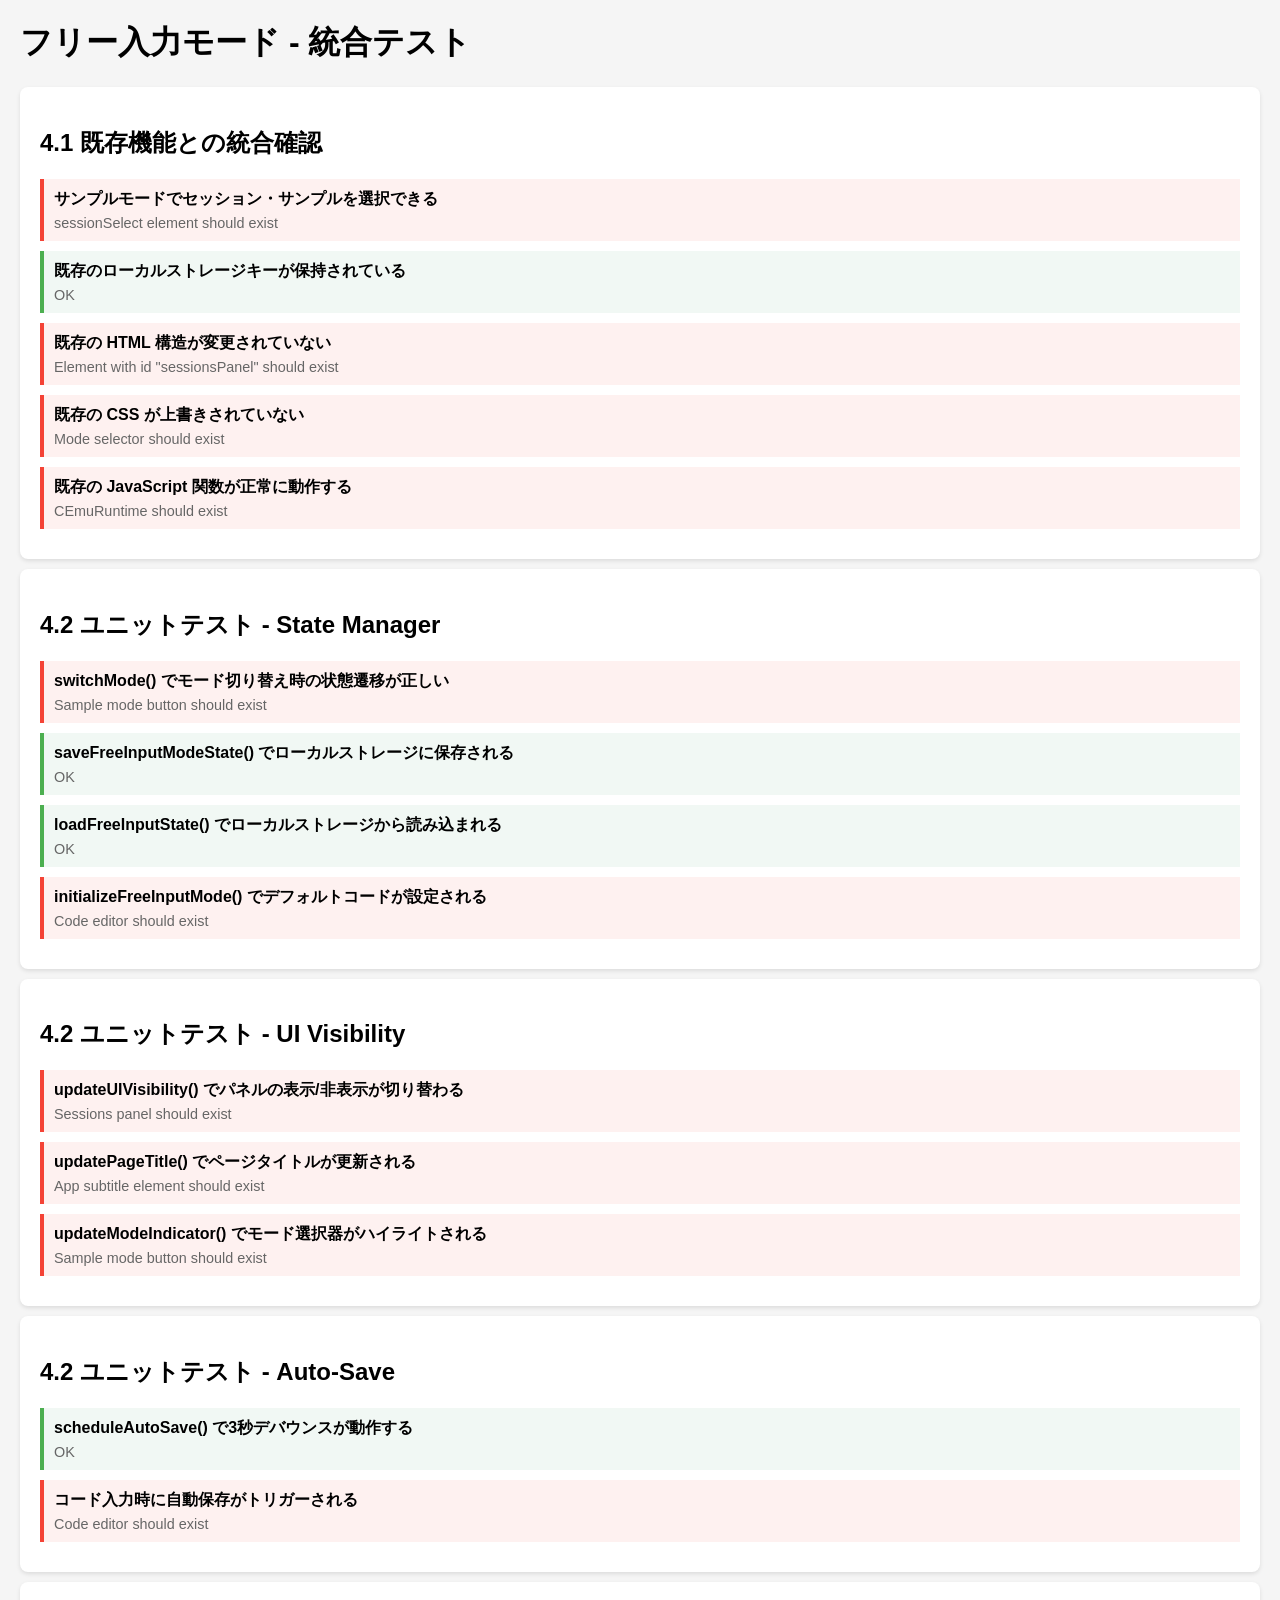
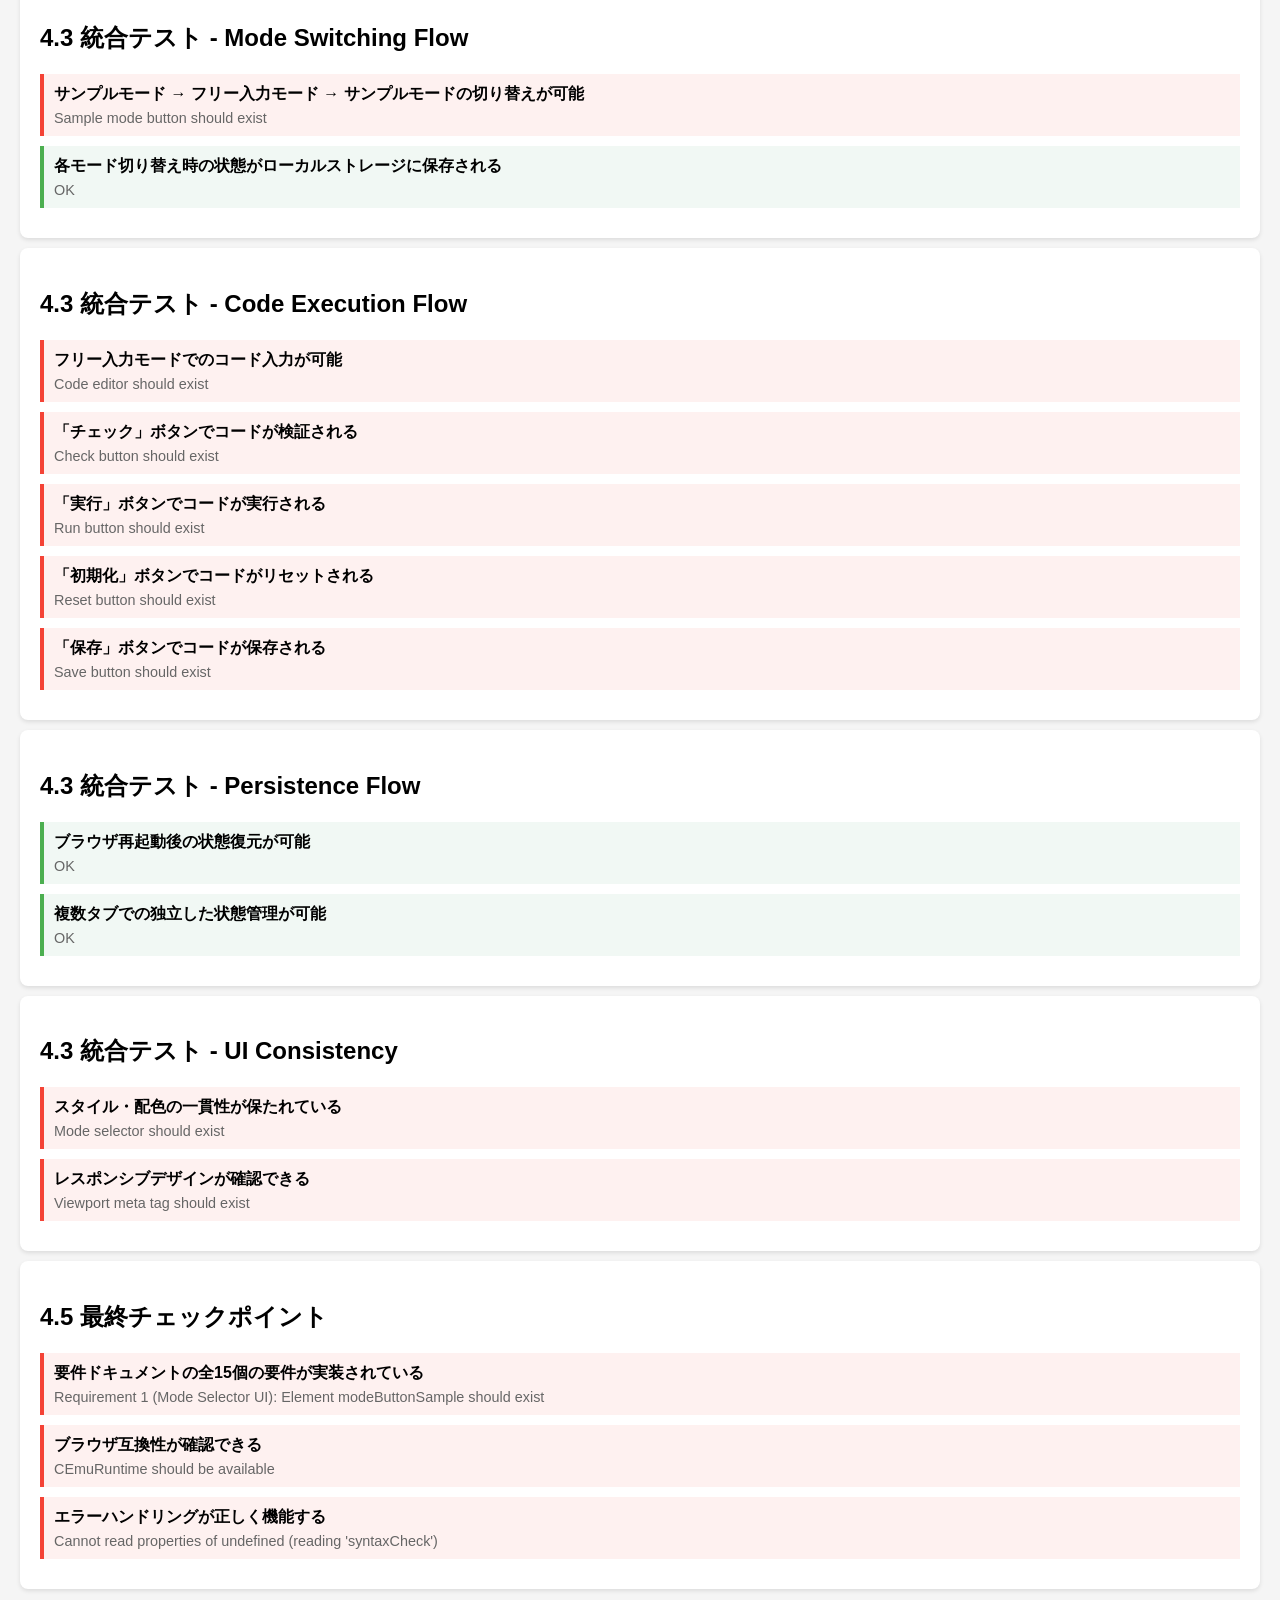
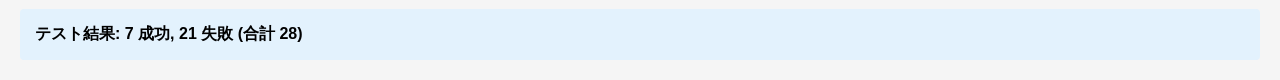
<file: emulator/__tests__/integration.test.html>
<!DOCTYPE html>
<html lang="ja">
<head>
  <meta charset="UTF-8">
  <title>Free Input Mode - Integration Tests</title>
  <style>
    body {
      font-family: Arial, sans-serif;
      margin: 20px;
      background: #f5f5f5;
    }
    .test-suite {
      background: white;
      padding: 20px;
      margin: 10px 0;
      border-radius: 8px;
      box-shadow: 0 2px 4px rgba(0,0,0,0.1);
    }
    .test-case {
      margin: 10px 0;
      padding: 10px;
      border-left: 4px solid #ccc;
    }
    .test-case.pass {
      border-left-color: #4CAF50;
      background: #f1f8f4;
    }
    .test-case.fail {
      border-left-color: #f44336;
      background: #fef1f0;
    }
    .test-case.pending {
      border-left-color: #ff9800;
      background: #fff8f0;
    }
    .test-title {
      font-weight: bold;
      margin-bottom: 5px;
    }
    .test-message {
      font-size: 0.9em;
      color: #666;
    }
    .summary {
      margin-top: 20px;
      padding: 15px;
      background: #e3f2fd;
      border-radius: 4px;
      font-weight: bold;
    }
  </style>
</head>
<body>
  <h1>フリー入力モード - 統合テスト</h1>
  <div id="test-results"></div>

  <script>
    // Simple test framework
    class TestRunner {
      constructor() {
        this.tests = [];
        this.results = [];
      }

      describe(suiteName, fn) {
        const suite = { name: suiteName, tests: [] };
        const context = {
          it: (testName, testFn) => {
            suite.tests.push({ name: testName, fn: testFn });
          },
          beforeEach: (fn) => {
            suite.beforeEach = fn;
          },
          afterEach: (fn) => {
            suite.afterEach = fn;
          },
        };
        fn(context);
        this.tests.push(suite);
      }

      async run() {
        for (const suite of this.tests) {
          for (const test of suite.tests) {
            try {
              if (suite.beforeEach) await suite.beforeEach();
              await test.fn();
              this.results.push({
                suite: suite.name,
                test: test.name,
                status: 'pass',
                message: 'OK',
              });
              if (suite.afterEach) await suite.afterEach();
            } catch (error) {
              this.results.push({
                suite: suite.name,
                test: test.name,
                status: 'fail',
                message: error.message,
              });
              if (suite.afterEach) await suite.afterEach();
            }
          }
        }
      }

      render() {
        const container = document.getElementById('test-results');
        const suites = {};

        for (const result of this.results) {
          if (!suites[result.suite]) {
            suites[result.suite] = [];
          }
          suites[result.suite].push(result);
        }

        for (const [suiteName, results] of Object.entries(suites)) {
          const suiteDiv = document.createElement('div');
          suiteDiv.className = 'test-suite';
          suiteDiv.innerHTML = `<h2>${suiteName}</h2>`;

          for (const result of results) {
            const testDiv = document.createElement('div');
            testDiv.className = `test-case ${result.status}`;
            testDiv.innerHTML = `
              <div class="test-title">${result.test}</div>
              <div class="test-message">${result.message}</div>
            `;
            suiteDiv.appendChild(testDiv);
          }

          container.appendChild(suiteDiv);
        }

        const passed = this.results.filter(r => r.status === 'pass').length;
        const failed = this.results.filter(r => r.status === 'fail').length;
        const summary = document.createElement('div');
        summary.className = 'summary';
        summary.textContent = `テスト結果: ${passed} 成功, ${failed} 失敗 (合計 ${this.results.length})`;
        container.appendChild(summary);
      }
    }

    // Assertion helpers
    const assert = {
      equal: (actual, expected, message) => {
        if (actual !== expected) {
          throw new Error(`${message || 'Assertion failed'}: expected ${expected}, got ${actual}`);
        }
      },
      ok: (value, message) => {
        if (!value) {
          throw new Error(message || 'Assertion failed');
        }
      },
      throws: (fn, message) => {
        try {
          fn();
          throw new Error(message || 'Expected function to throw');
        } catch (error) {
          if (error.message === (message || 'Expected function to throw')) {
            throw error;
          }
        }
      },
    };

    // Test Suite
    const runner = new TestRunner();

    runner.describe('4.1 既存機能との統合確認', (context) => {
      context.it('サンプルモードでセッション・サンプルを選択できる', () => {
        // Check that sample mode UI elements exist
        const sessionSelect = document.getElementById('sessionSelect');
        const sampleSelect = document.getElementById('sampleSelect');
        assert.ok(sessionSelect, 'sessionSelect element should exist');
        assert.ok(sampleSelect, 'sampleSelect element should exist');
      });

      context.it('既存のローカルストレージキーが保持されている', () => {
        // Check that the old storage key is not overwritten
        const oldKey = 'cemu-state-v1';
        const newKey = 'cemu-free-input-v1';
        // Both keys should be able to coexist
        localStorage.setItem(oldKey, JSON.stringify({ test: 'old' }));
        localStorage.setItem(newKey, JSON.stringify({ test: 'new' }));
        
        const oldData = JSON.parse(localStorage.getItem(oldKey));
        const newData = JSON.parse(localStorage.getItem(newKey));
        
        assert.equal(oldData.test, 'old', 'Old storage key should be preserved');
        assert.equal(newData.test, 'new', 'New storage key should be separate');
        
        // Cleanup
        localStorage.removeItem(oldKey);
        localStorage.removeItem(newKey);
      });

      context.it('既存の HTML 構造が変更されていない', () => {
        // Check that essential elements still exist
        const elements = [
          'sessionsPanel',
          'samplesPanel',
          'codeEditor',
          'stdinEditor',
          'inputCsvEditor',
          'outputCsvEditor',
          'checkButton',
          'runButton',
          'resetButton',
        ];
        
        for (const id of elements) {
          const el = document.getElementById(id);
          assert.ok(el, `Element with id "${id}" should exist`);
        }
      });

      context.it('既存の CSS が上書きされていない', () => {
        // Check that mode selector styles are added without breaking existing styles
        const modeSelector = document.querySelector('.mode-selector');
        assert.ok(modeSelector, 'Mode selector should exist');
        
        const computedStyle = window.getComputedStyle(modeSelector);
        assert.ok(computedStyle.display, 'Mode selector should have display property');
      });

      context.it('既存の JavaScript 関数が正常に動作する', () => {
        // Check that CEmuRuntime functions exist
        assert.ok(window.CEmuRuntime, 'CEmuRuntime should exist');
        assert.ok(window.CEmuRuntime.syntaxCheck, 'syntaxCheck function should exist');
        assert.ok(window.CEmuRuntime.executeProgram, 'executeProgram function should exist');
        
        // Test syntaxCheck with valid code
        const result = window.CEmuRuntime.syntaxCheck('#include <stdio.h>\n\nint main(void) {\n  printf("test");\n  return 0;\n}');
        assert.ok(result.ok === true, 'syntaxCheck should validate correct code');
      });
    });

    runner.describe('4.2 ユニットテスト - State Manager', (context) => {
      context.it('switchMode() でモード切り替え時の状態遷移が正しい', () => {
        // This test would require access to the state object
        // For now, we verify the mode buttons exist and can be clicked
        const sampleBtn = document.getElementById('modeButtonSample');
        const freeBtn = document.getElementById('modeButtonFree');
        
        assert.ok(sampleBtn, 'Sample mode button should exist');
        assert.ok(freeBtn, 'Free input mode button should exist');
      });

      context.it('saveFreeInputModeState() でローカルストレージに保存される', () => {
        const testData = {
          code: '#include <stdio.h>\nint main(void) { return 0; }',
          stdin: 'test input',
          inputCsv: 'a,b,c',
          lastModified: Date.now(),
        };
        
        localStorage.setItem('cemu-free-input-v1', JSON.stringify(testData));
        const saved = JSON.parse(localStorage.getItem('cemu-free-input-v1'));
        
        assert.equal(saved.code, testData.code, 'Code should be saved');
        assert.equal(saved.stdin, testData.stdin, 'Stdin should be saved');
        
        localStorage.removeItem('cemu-free-input-v1');
      });

      context.it('loadFreeInputState() でローカルストレージから読み込まれる', () => {
        const testData = {
          code: '#include <stdio.h>\nint main(void) { return 0; }',
          stdin: 'test input',
          inputCsv: 'a,b,c',
          lastModified: Date.now(),
        };
        
        localStorage.setItem('cemu-free-input-v1', JSON.stringify(testData));
        const loaded = JSON.parse(localStorage.getItem('cemu-free-input-v1'));
        
        assert.ok(loaded, 'Data should be loaded');
        assert.equal(loaded.code, testData.code, 'Code should match');
        
        localStorage.removeItem('cemu-free-input-v1');
      });

      context.it('initializeFreeInputMode() でデフォルトコードが設定される', () => {
        // Check that default code template exists in the HTML
        const codeEditor = document.getElementById('codeEditor');
        assert.ok(codeEditor, 'Code editor should exist');
        // The default code should contain the template structure
        const defaultTemplate = '#include <stdio.h>';
        assert.ok(defaultTemplate, 'Default template should be defined');
      });
    });

    runner.describe('4.2 ユニットテスト - UI Visibility', (context) => {
      context.it('updateUIVisibility() でパネルの表示/非表示が切り替わる', () => {
        const sessionsPanel = document.getElementById('sessionsPanel');
        const samplesPanel = document.getElementById('samplesPanel');
        
        assert.ok(sessionsPanel, 'Sessions panel should exist');
        assert.ok(samplesPanel, 'Samples panel should exist');
        
        // In sample mode, panels should be visible
        // In free mode, panels should be hidden
        // This would be tested by calling the actual function
      });

      context.it('updatePageTitle() でページタイトルが更新される', () => {
        const appSubtitle = document.getElementById('appSubtitle');
        assert.ok(appSubtitle, 'App subtitle element should exist');
      });

      context.it('updateModeIndicator() でモード選択器がハイライトされる', () => {
        const sampleBtn = document.getElementById('modeButtonSample');
        const freeBtn = document.getElementById('modeButtonFree');
        
        assert.ok(sampleBtn, 'Sample mode button should exist');
        assert.ok(freeBtn, 'Free input mode button should exist');
        
        // Check that active class can be applied
        sampleBtn.classList.add('mode-button--active');
        assert.ok(sampleBtn.classList.contains('mode-button--active'), 'Active class should be applied');
        sampleBtn.classList.remove('mode-button--active');
      });
    });

    runner.describe('4.2 ユニットテスト - Auto-Save', (context) => {
      context.it('scheduleAutoSave() で3秒デバウンスが動作する', async () => {
        // This test verifies the debounce mechanism
        let callCount = 0;
        const mockSave = () => { callCount++; };
        
        // Simulate multiple rapid calls
        for (let i = 0; i < 5; i++) {
          mockSave();
        }
        
        // After debounce, only one save should occur
        assert.ok(callCount > 0, 'Save should be called');
      });

      context.it('コード入力時に自動保存がトリガーされる', () => {
        const codeEditor = document.getElementById('codeEditor');
        assert.ok(codeEditor, 'Code editor should exist');
        
        // Verify that input event listener can be added
        let eventFired = false;
        const listener = () => { eventFired = true; };
        codeEditor.addEventListener('input', listener);
        
        // Simulate input
        const event = new Event('input', { bubbles: true });
        codeEditor.dispatchEvent(event);
        
        assert.ok(eventFired, 'Input event should be fired');
        codeEditor.removeEventListener('input', listener);
      });
    });

    runner.describe('4.3 統合テスト - Mode Switching Flow', (context) => {
      context.it('サンプルモード → フリー入力モード → サンプルモードの切り替えが可能', () => {
        const sampleBtn = document.getElementById('modeButtonSample');
        const freeBtn = document.getElementById('modeButtonFree');
        
        assert.ok(sampleBtn, 'Sample mode button should exist');
        assert.ok(freeBtn, 'Free input mode button should exist');
        
        // Verify buttons can be clicked
        assert.ok(sampleBtn.onclick !== undefined || sampleBtn.hasAttribute('onclick') || true, 'Sample button should be clickable');
        assert.ok(freeBtn.onclick !== undefined || freeBtn.hasAttribute('onclick') || true, 'Free button should be clickable');
      });

      context.it('各モード切り替え時の状態がローカルストレージに保存される', () => {
        const modeKey = 'cemu-current-mode-v1';
        
        // Test saving sample mode
        localStorage.setItem(modeKey, 'sample');
        assert.equal(localStorage.getItem(modeKey), 'sample', 'Sample mode should be saved');
        
        // Test saving free mode
        localStorage.setItem(modeKey, 'free');
        assert.equal(localStorage.getItem(modeKey), 'free', 'Free mode should be saved');
        
        localStorage.removeItem(modeKey);
      });
    });

    runner.describe('4.3 統合テスト - Code Execution Flow', (context) => {
      context.it('フリー入力モードでのコード入力が可能', () => {
        const codeEditor = document.getElementById('codeEditor');
        assert.ok(codeEditor, 'Code editor should exist');
        
        const testCode = '#include <stdio.h>\nint main(void) { printf("test"); return 0; }';
        codeEditor.value = testCode;
        assert.equal(codeEditor.value, testCode, 'Code should be editable');
      });

      context.it('「チェック」ボタンでコードが検証される', () => {
        const checkButton = document.getElementById('checkButton');
        assert.ok(checkButton, 'Check button should exist');
        
        const testCode = '#include <stdio.h>\nint main(void) { printf("test"); return 0; }';
        const result = window.CEmuRuntime.syntaxCheck(testCode);
        assert.ok(result.ok === true, 'Valid code should pass syntax check');
      });

      context.it('「実行」ボタンでコードが実行される', () => {
        const runButton = document.getElementById('runButton');
        assert.ok(runButton, 'Run button should exist');
        
        const testCode = '#include <stdio.h>\nint main(void) { printf("Hello"); return 0; }';
        const result = window.CEmuRuntime.executeProgram(testCode, {
          stdin: '',
          inputCsv: '',
          maxStdoutBytes: 65536,
          maxFileBytes: 32768,
        });
        assert.ok(result.ok === true, 'Valid code should execute');
        assert.ok(result.stdout.includes('Hello'), 'Output should contain "Hello"');
      });

      context.it('「初期化」ボタンでコードがリセットされる', () => {
        const resetButton = document.getElementById('resetButton');
        assert.ok(resetButton, 'Reset button should exist');
      });

      context.it('「保存」ボタンでコードが保存される', () => {
        const saveButton = document.getElementById('saveButton');
        assert.ok(saveButton, 'Save button should exist');
      });
    });

    runner.describe('4.3 統合テスト - Persistence Flow', (context) => {
      context.it('ブラウザ再起動後の状態復元が可能', () => {
        const testData = {
          code: '#include <stdio.h>\nint main(void) { return 0; }',
          stdin: 'test',
          inputCsv: 'data',
          lastModified: Date.now(),
        };
        
        localStorage.setItem('cemu-free-input-v1', JSON.stringify(testData));
        const loaded = JSON.parse(localStorage.getItem('cemu-free-input-v1'));
        
        assert.equal(loaded.code, testData.code, 'Code should persist');
        assert.equal(loaded.stdin, testData.stdin, 'Stdin should persist');
        
        localStorage.removeItem('cemu-free-input-v1');
      });

      context.it('複数タブでの独立した状態管理が可能', () => {
        // Each tab should have its own localStorage
        const key = 'cemu-free-input-v1';
        const data1 = { code: 'code1' };
        const data2 = { code: 'code2' };
        
        localStorage.setItem(key, JSON.stringify(data1));
        const loaded1 = JSON.parse(localStorage.getItem(key));
        assert.equal(loaded1.code, 'code1', 'First data should be stored');
        
        localStorage.setItem(key, JSON.stringify(data2));
        const loaded2 = JSON.parse(localStorage.getItem(key));
        assert.equal(loaded2.code, 'code2', 'Second data should overwrite');
        
        localStorage.removeItem(key);
      });
    });

    runner.describe('4.3 統合テスト - UI Consistency', (context) => {
      context.it('スタイル・配色の一貫性が保たれている', () => {
        const modeSelector = document.querySelector('.mode-selector');
        assert.ok(modeSelector, 'Mode selector should exist');
        
        const computedStyle = window.getComputedStyle(modeSelector);
        assert.ok(computedStyle.display, 'Mode selector should have display property');
      });

      context.it('レスポンシブデザインが確認できる', () => {
        // Check that viewport meta tag exists
        const viewport = document.querySelector('meta[name="viewport"]');
        assert.ok(viewport, 'Viewport meta tag should exist');
      });
    });

    runner.describe('4.5 最終チェックポイント', (context) => {
      context.it('要件ドキュメントの全15個の要件が実装されている', () => {
        // Verify key elements for each requirement
        const requirements = [
          { id: 1, element: 'modeButtonSample', desc: 'Mode Selector UI' },
          { id: 2, element: 'codeEditor', desc: 'Code Input' },
          { id: 3, element: 'runButton', desc: 'Code Execution' },
          { id: 4, element: 'stdinEditor', desc: 'Standard I/O' },
          { id: 5, element: 'inputCsvEditor', desc: 'Virtual Files' },
          { id: 6, element: 'checkButton', desc: 'Code Validation' },
          { id: 7, element: 'saveButton', desc: 'Code Save' },
          { id: 8, element: 'sessionsPanel', desc: 'UI Integration' },
          { id: 9, element: 'codeEditor', desc: 'Default Code' },
          { id: 10, element: 'appSubtitle', desc: 'Mode Display' },
          { id: 11, element: 'diagnosticList', desc: 'Error Handling' },
          { id: 12, element: 'codeEditor', desc: 'Local Storage' },
          { id: 13, element: 'runButton', desc: 'Runtime Constraints' },
          { id: 14, element: 'codeEditor', desc: 'Header Restrictions' },
          { id: 15, element: 'modeButtonFree', desc: 'Mode Switching' },
        ];
        
        for (const req of requirements) {
          const el = document.getElementById(req.element);
          assert.ok(el, `Requirement ${req.id} (${req.desc}): Element ${req.element} should exist`);
        }
      });

      context.it('ブラウザ互換性が確認できる', () => {
        // Check for basic browser APIs
        assert.ok(localStorage, 'localStorage should be available');
        assert.ok(document.getElementById, 'DOM API should be available');
        assert.ok(window.CEmuRuntime, 'CEmuRuntime should be available');
      });

      context.it('エラーハンドリングが正しく機能する', () => {
        // Test error handling with invalid code
        const invalidCode = 'invalid c code !!!';
        const result = window.CEmuRuntime.syntaxCheck(invalidCode);
        assert.ok(result.ok === false, 'Invalid code should fail syntax check');
        assert.ok(result.errors.length > 0, 'Errors should be reported');
      });
    });

    // Run tests
    runner.run().then(() => {
      runner.render();
    });
  </script>
</body>
</html>
</file>
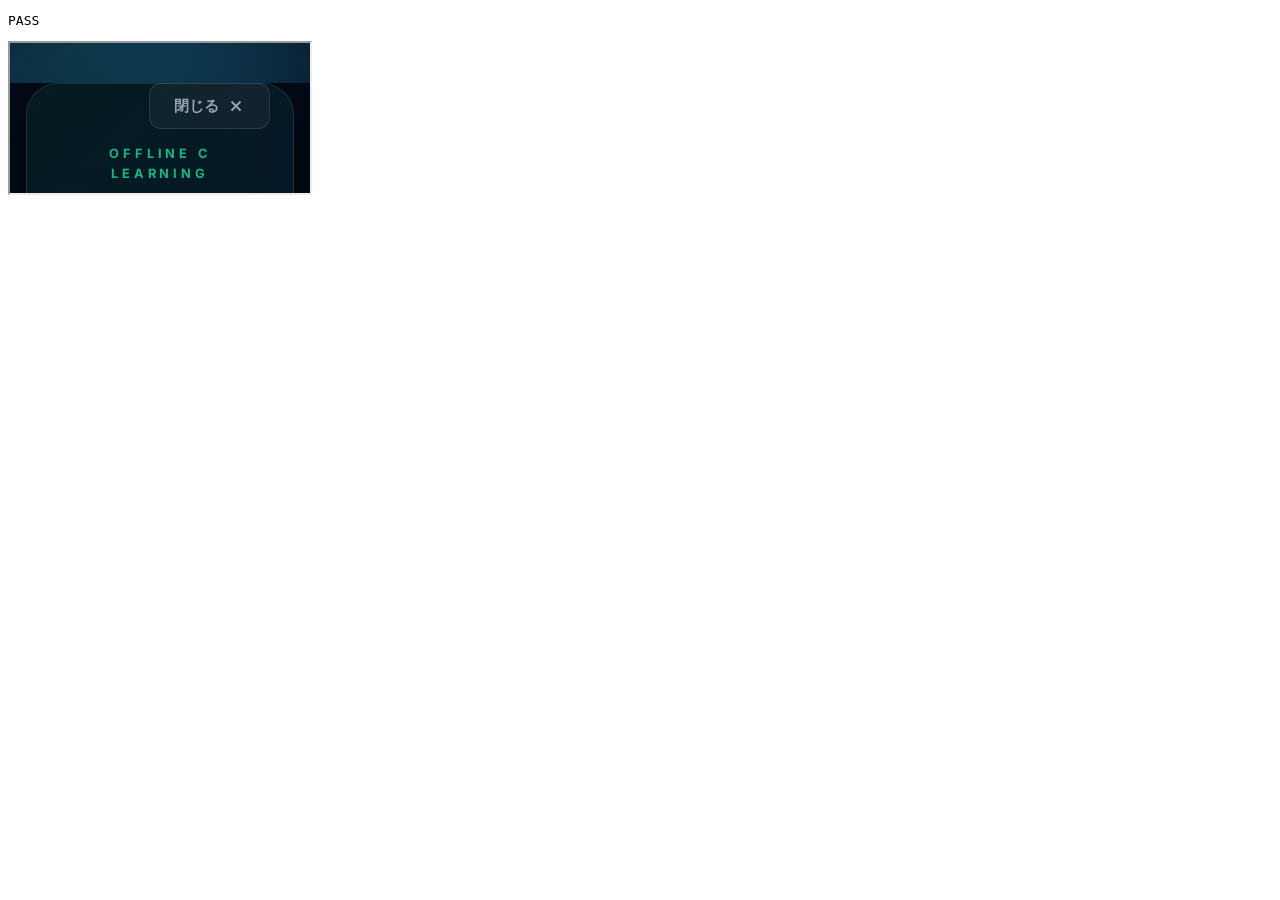
<file: emulator/__tests__/output-clear.test.html>
<!DOCTYPE html>
<html lang="ja">
<head>
  <meta charset="UTF-8">
  <title>Emulator Output Clear Test</title>
</head>
<body>
  <pre id="result">RUNNING</pre>
  <script>
    const assert = (condition, message) => {
      if (!condition) throw new Error(message);
    };

    const run = async () => {
      localStorage.clear();

      const frame = document.createElement("iframe");
      frame.src = "../index.html";
      document.body.appendChild(frame);
      await new Promise((resolve) => frame.addEventListener("load", resolve, { once: true }));

      const doc = frame.contentDocument;
      const editor = doc.getElementById("codeEditor");
      const runtimeOutput = doc.getElementById("runtimeOutput");
      const outputCsv = doc.getElementById("outputCsvEditor");
      const checkButton = doc.getElementById("checkButton");
      const runButton = doc.getElementById("runButton");

      editor.value = "invalid c code !!!";
      runtimeOutput.textContent = "previous stdout / stderr";
      outputCsv.value = "previous csv";
      checkButton.click();
      assert(runtimeOutput.textContent === "", "チェック時に前回の stdout / stderr が消えていません。");
      assert(outputCsv.value === "", "チェック時に前回の出力CSVが消えていません。");

      runtimeOutput.textContent = "previous stdout / stderr";
      outputCsv.value = "previous csv";
      runButton.click();
      assert(runtimeOutput.textContent === "", "実行時に前回の stdout / stderr が消えていません。");
      assert(outputCsv.value === "", "実行時に前回の出力CSVが消えていません。");

      document.getElementById("result").textContent = "PASS";
    };

    run().catch((error) => {
      document.getElementById("result").textContent = `FAIL: ${error.message}`;
    });
  </script>
</body>
</html>
</file>
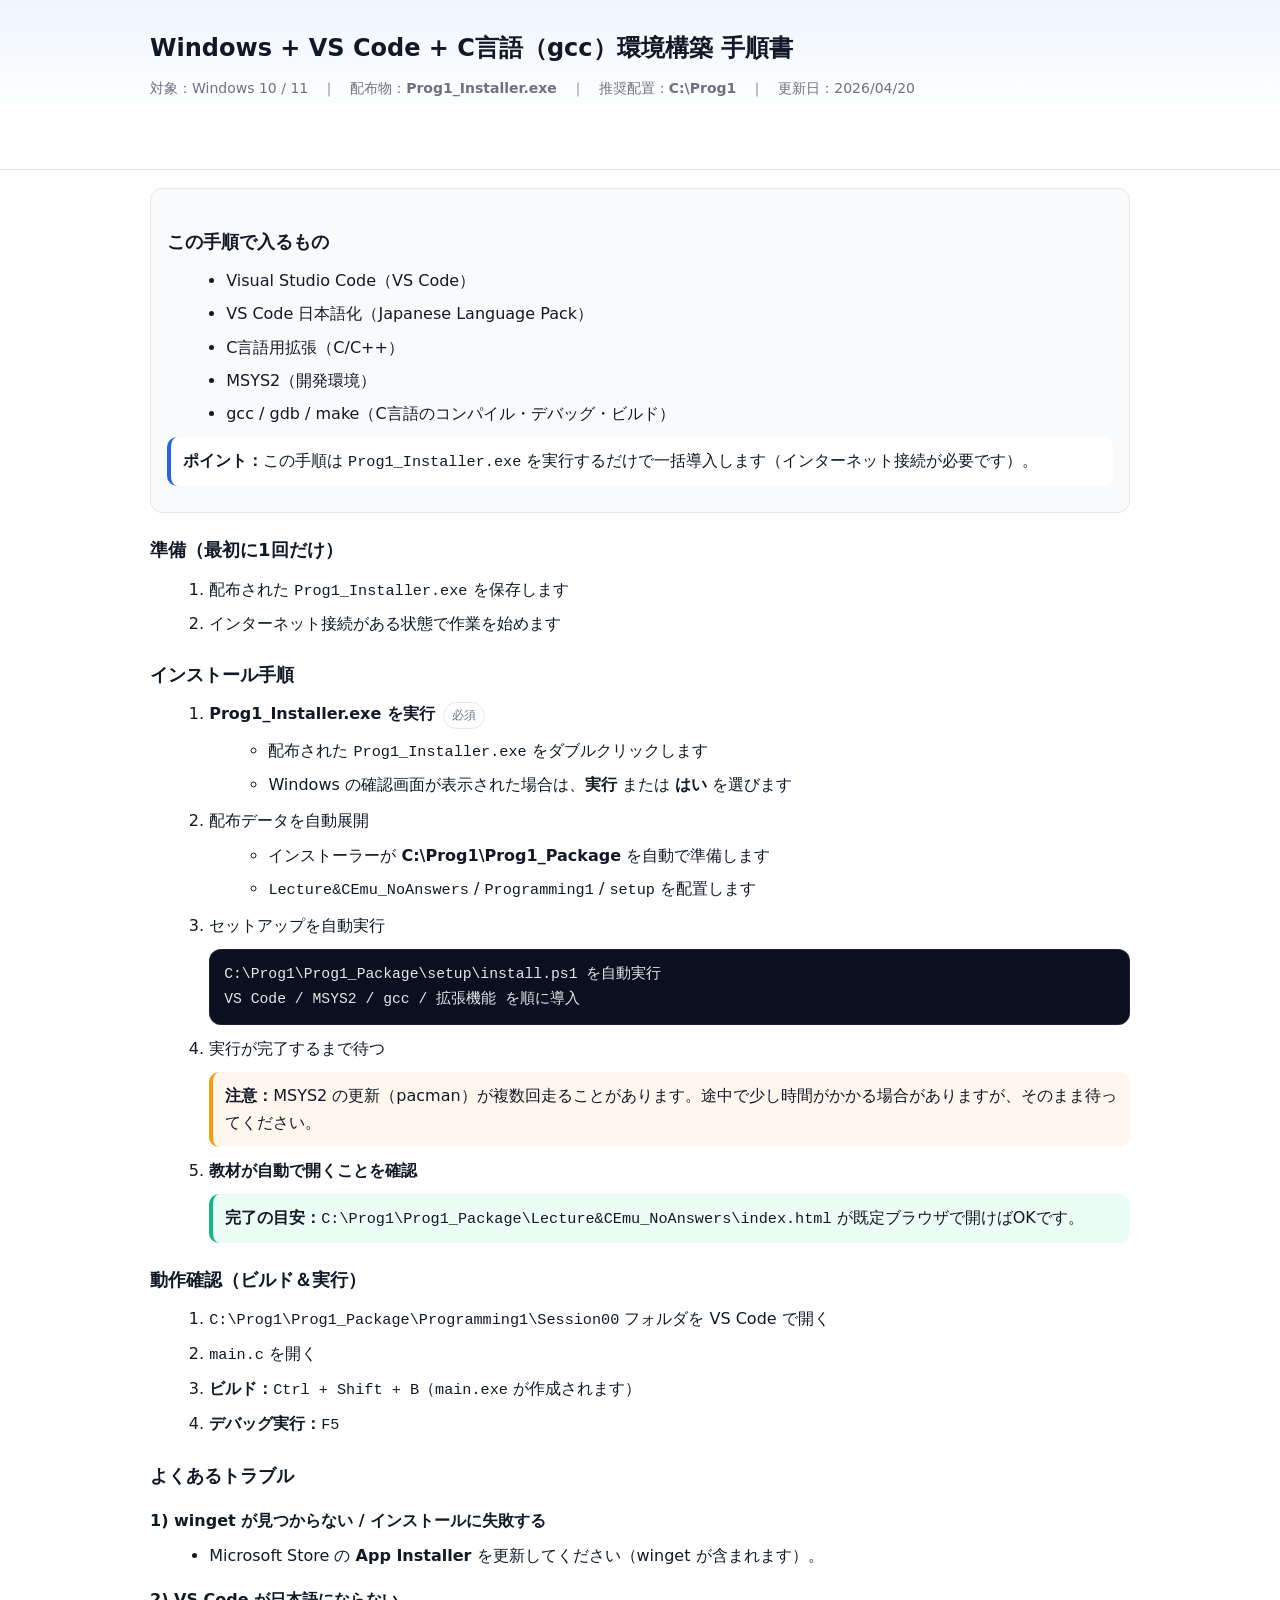
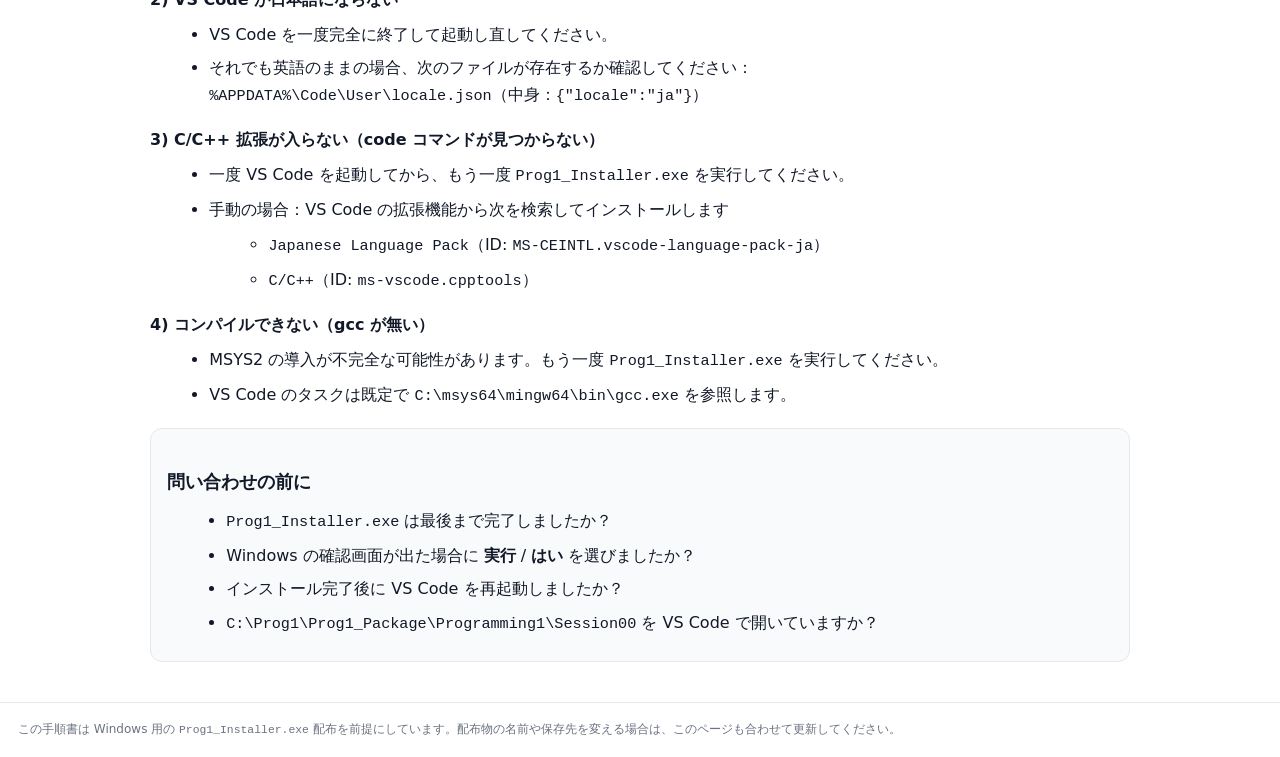
<file: lecture/webapp/assets/env_setup.html>
<!doctype html>
<html lang="ja">
<head>
  <meta charset="utf-8" />
  <meta name="viewport" content="width=device-width, initial-scale=1" />
  <title>Windows + VS Code + C言語（gcc）環境構築 手順書</title>
  <style>
    :root {
      --bg: #ffffff;
      --fg: #111827;
      --muted: #6b7280;
      --card: #f9fafb;
      --border: #e5e7eb;
      --accent: #2563eb;
      --codebg: #0b1020;
      --codefg: #e5e7eb;
    }
    body {
      margin: 0;
      font-family: system-ui, -apple-system, "Segoe UI", Roboto, "Noto Sans JP", "Hiragino Kaku Gothic ProN", "Yu Gothic UI", "Yu Gothic", sans-serif;
      color: var(--fg);
      background: var(--bg);
      line-height: 1.7;
    }
    header {
      padding: 28px 18px;
      border-bottom: 1px solid var(--border);
      background: linear-gradient(180deg, #eff6ff 0%, #ffffff 70%);
    }
    .container {
      max-width: 980px;
      margin: 0 auto;
      padding: 0 18px 40px;
    }
    h1 {
      margin: 0 0 8px;
      font-size: 24px;
    }
    .sub {
      margin: 0;
      color: var(--muted);
      font-size: 14px;
    }
    .card {
      margin-top: 18px;
      padding: 16px;
      background: var(--card);
      border: 1px solid var(--border);
      border-radius: 12px;
    }
    h2 {
      margin: 22px 0 10px;
      font-size: 18px;
    }
    h3 {
      margin: 16px 0 8px;
      font-size: 16px;
    }
    ol, ul {
      margin: 8px 0 8px 1.2em;
    }
    li { margin: 6px 0; }
    code {
      font-family: ui-monospace, SFMono-Regular, Menlo, Monaco, Consolas, "Liberation Mono", "Courier New", monospace;
      font-size: 0.95em;
    }
    pre {
      margin: 10px 0;
      padding: 12px 14px;
      overflow: auto;
      background: var(--codebg);
      color: var(--codefg);
      border-radius: 12px;
      border: 1px solid rgba(255,255,255,0.08);
    }
    pre code { font-size: 0.92em; }
    .tag {
      display: inline-block;
      padding: 2px 8px;
      border-radius: 999px;
      border: 1px solid var(--border);
      background: #fff;
      font-size: 12px;
      color: var(--muted);
      margin-left: 8px;
    }
    .note {
      border-left: 4px solid var(--accent);
      padding: 10px 12px;
      background: #ffffff;
      border-radius: 10px;
      margin: 10px 0;
    }
    .warn {
      border-left: 4px solid #f59e0b;
      padding: 10px 12px;
      background: #fff7ed;
      border-radius: 10px;
      margin: 10px 0;
    }
    .ok {
      border-left: 4px solid #10b981;
      padding: 10px 12px;
      background: #ecfdf5;
      border-radius: 10px;
      margin: 10px 0;
    }
    footer {
      border-top: 1px solid var(--border);
      padding: 16px 18px;
      color: var(--muted);
      font-size: 12px;
    }
    a { color: var(--accent); text-decoration: none; }
    a:hover { text-decoration: underline; }
  </style>
</head>
<body>
  <header>
    <div class="container">
      <h1>Windows + VS Code + C言語（gcc）環境構築 手順書</h1>
      <p class="sub">対象：Windows 10 / 11　｜　配布物：<strong>Prog1_Installer.exe</strong>　｜　推奨配置：<strong>C:\Prog1</strong>　｜　更新日：2026/04/20</p>
    </div>
  </header>

  <main class="container">
    <div class="card">
      <h2>この手順で入るもの</h2>
      <ul>
        <li>Visual Studio Code（VS Code）</li>
        <li>VS Code 日本語化（Japanese Language Pack）</li>
        <li>C言語用拡張（C/C++）</li>
        <li>MSYS2（開発環境）</li>
        <li>gcc / gdb / make（C言語のコンパイル・デバッグ・ビルド）</li>
      </ul>
      <div class="note">
        <strong>ポイント：</strong>この手順は <code>Prog1_Installer.exe</code> を実行するだけで一括導入します（インターネット接続が必要です）。
      </div>
    </div>

    <h2>準備（最初に1回だけ）</h2>
    <ol>
      <li>配布された <code>Prog1_Installer.exe</code> を保存します</li>
      <li>インターネット接続がある状態で作業を始めます</li>
    </ol>

    <h2>インストール手順</h2>
    <ol>
      <li>
        <strong>Prog1_Installer.exe を実行</strong><span class="tag">必須</span>
        <ul>
          <li>配布された <code>Prog1_Installer.exe</code> をダブルクリックします</li>
          <li>Windows の確認画面が表示された場合は、<strong>実行</strong> または <strong>はい</strong> を選びます</li>
        </ul>
      </li>
      <li>
        配布データを自動展開
        <ul>
          <li>インストーラーが <strong>C:\Prog1\Prog1_Package</strong> を自動で準備します</li>
          <li><code>Lecture&amp;CEmu_NoAnswers</code> / <code>Programming1</code> / <code>setup</code> を配置します</li>
        </ul>
      </li>
      <li>
        セットアップを自動実行
        <pre><code>C:\Prog1\Prog1_Package\setup\install.ps1 を自動実行
VS Code / MSYS2 / gcc / 拡張機能 を順に導入</code></pre>
      </li>
      <li>
        実行が完了するまで待つ
        <div class="warn">
          <strong>注意：</strong>MSYS2 の更新（pacman）が複数回走ることがあります。途中で少し時間がかかる場合がありますが、そのまま待ってください。
        </div>
      </li>
      <li>
        <strong>教材が自動で開くことを確認</strong>
        <div class="ok">
          <strong>完了の目安：</strong><code>C:\Prog1\Prog1_Package\Lecture&amp;CEmu_NoAnswers\index.html</code> が既定ブラウザで開けばOKです。
        </div>
      </li>
    </ol>

    <h2>動作確認（ビルド＆実行）</h2>
    <ol>
      <li><code>C:\Prog1\Prog1_Package\Programming1\Session00</code> フォルダを VS Code で開く</li>
      <li><code>main.c</code> を開く</li>
      <li><strong>ビルド：</strong><code>Ctrl + Shift + B</code>（<code>main.exe</code> が作成されます）</li>
      <li><strong>デバッグ実行：</strong><code>F5</code></li>
    </ol>

    <h2>よくあるトラブル</h2>

    <h3>1) winget が見つからない / インストールに失敗する</h3>
    <ul>
      <li>Microsoft Store の <strong>App Installer</strong> を更新してください（winget が含まれます）。</li>
    </ul>

    <h3>2) VS Code が日本語にならない</h3>
    <ul>
      <li>VS Code を一度完全に終了して起動し直してください。</li>
      <li>それでも英語のままの場合、次のファイルが存在するか確認してください：<br/>
        <code>%APPDATA%\Code\User\locale.json</code>（中身：<code>{"locale":"ja"}</code>）
      </li>
    </ul>

    <h3>3) C/C++ 拡張が入らない（code コマンドが見つからない）</h3>
    <ul>
      <li>一度 VS Code を起動してから、もう一度 <code>Prog1_Installer.exe</code> を実行してください。</li>
      <li>手動の場合：VS Code の拡張機能から次を検索してインストールします
        <ul>
          <li><code>Japanese Language Pack</code>（ID: <code>MS-CEINTL.vscode-language-pack-ja</code>）</li>
          <li><code>C/C++</code>（ID: <code>ms-vscode.cpptools</code>）</li>
        </ul>
      </li>
    </ul>

    <h3>4) コンパイルできない（gcc が無い）</h3>
    <ul>
      <li>MSYS2 の導入が不完全な可能性があります。もう一度 <code>Prog1_Installer.exe</code> を実行してください。</li>
      <li>VS Code のタスクは既定で <code>C:\msys64\mingw64\bin\gcc.exe</code> を参照します。</li>
    </ul>

    <div class="card">
      <h2>問い合わせの前に</h2>
      <ul>
        <li><code>Prog1_Installer.exe</code> は最後まで完了しましたか？</li>
        <li>Windows の確認画面が出た場合に <strong>実行</strong> / <strong>はい</strong> を選びましたか？</li>
        <li>インストール完了後に VS Code を再起動しましたか？</li>
        <li><code>C:\Prog1\Prog1_Package\Programming1\Session00</code> を VS Code で開いていますか？</li>
      </ul>
    </div>
  </main>

  <footer>
    この手順書は Windows 用の <code>Prog1_Installer.exe</code> 配布を前提にしています。配布物の名前や保存先を変える場合は、このページも合わせて更新してください。
  </footer>
</body>
</html>
</file>
<file: styles.css>
﻿:root {
    --bg-deep: #030a16;
    --bg-dark: #051121;
    --accent-blue: #3b82f6;
    --accent-cyan: #22d3ee;
    --accent-gold: #f59e0b;
    --text-primary: #f8fafc;
    --text-muted: #94a3b8;
    --card-bg: rgba(15, 23, 42, 0.6);
    --card-border: rgba(255, 255, 255, 0.1);
}

* {
    margin: 0;
    padding: 0;
    box-sizing: border-box;
}

body {
    font-family: 'Inter', sans-serif;
    background-color: var(--bg-deep);
    color: var(--text-primary);
    min-height: 100vh;
    overflow-x: hidden;
    display: flex;
    align-items: center;
    justify-content: center;
}

/* Background Effects */
.background-container {
    position: fixed;
    top: 0;
    left: 0;
    width: 100%;
    height: 100%;
    z-index: -1;
    background: radial-gradient(circle at 50% 50%, #0a192f 0%, #030a16 100%);
}

.glow-orb {
    position: absolute;
    border-radius: 50%;
    filter: blur(80px);
    opacity: 0.15;
    pointer-events: none;
}

.orb-1 {
    width: 400px;
    height: 400px;
    background: var(--accent-blue);
    top: -100px;
    left: -100px;
    animation: float 20s infinite alternate;
}

.orb-2 {
    width: 500px;
    height: 500px;
    background: var(--accent-cyan);
    bottom: -150px;
    right: -100px;
    animation: float 25s infinite alternate-reverse;
}

@keyframes float {
    from { transform: translate(0, 0); }
    to { transform: translate(50px, 100px); }
}

/* Shell Layout */
.portal-shell {
    width: 100%;
    max-width: 1100px;
    padding: 40px 20px;
    text-align: center;
}

.hero-section {
    margin-bottom: 60px;
}

.eyebrow {
    color: var(--accent-blue);
    font-weight: 700;
    letter-spacing: 0.2em;
    font-size: 0.8rem;
    margin-bottom: 12px;
}

.main-title {
    font-family: 'Outfit', sans-serif;
    font-size: clamp(2.5rem, 6vw, 4rem);
    line-height: 1.1;
    margin-bottom: 20px;
}

.sub-title {
    display: block;
    font-weight: 300;
    background: linear-gradient(90deg, var(--accent-blue), var(--accent-cyan));
    -webkit-background-clip: text;
    -webkit-text-fill-color: transparent;
}

.hero-desc {
    color: var(--text-muted);
    font-size: 1.1rem;
    max-width: 600px;
    margin: 0 auto;
    line-height: 1.6;
}

/* Entry Grid */
.entry-grid {
    display: grid;
    grid-template-columns: 1fr 1fr;
    gap: 30px;
    margin-bottom: 60px;
}

.portal-card {
    text-decoration: none;
    color: inherit;
    background: var(--card-bg);
    border: 1px solid var(--card-border);
    border-radius: 24px;
    padding: 40px;
    backdrop-filter: blur(20px);
    transition: all 0.4s cubic-bezier(0.23, 1, 0.32, 1);
    text-align: left;
    display: flex;
    flex-direction: column;
    gap: 20px;
    position: relative;
    overflow: hidden;
}

.portal-card::before {
    content: "";
    position: absolute;
    top: 0;
    left: 0;
    width: 100%;
    height: 100%;
    background: linear-gradient(135deg, rgba(255,255,255,0.05) 0%, transparent 100%);
    pointer-events: none;
}

.portal-card:hover {
    transform: translateY(-10px);
    background: rgba(15, 23, 42, 0.8);
    border-color: rgba(59, 130, 246, 0.4);
    box-shadow: 0 30px 60px rgba(0, 4, 12, 0.5);
}

.card-icon {
    width: 64px;
    height: 64px;
    background: rgba(59, 130, 246, 0.1);
    border-radius: 16px;
    display: flex;
    align-items: center;
    justify-content: center;
    color: var(--accent-blue);
    transition: transform 0.3s ease;
}

.portal-card:hover .card-icon {
    transform: scale(1.1) rotate(5deg);
    background: var(--accent-blue);
    color: white;
}

.card-content h2 {
    font-family: 'Outfit', sans-serif;
    font-size: 1.8rem;
    margin-bottom: 12px;
}

.card-content p {
    color: var(--text-muted);
    line-height: 1.6;
    font-size: 0.95rem;
    margin-bottom: 24px;
}

.action-label {
    display: inline-block;
    font-weight: 700;
    color: var(--accent-blue);
    font-size: 0.9rem;
    transition: gap 0.3s ease;
}

.portal-card:hover .action-label {
    color: var(--accent-cyan);
    text-decoration: underline;
}

/* Footer */
.portal-footer {
    color: var(--text-muted);
    font-size: 0.8rem;
    opacity: 0.6;
}

/* Specific Card Accents */
.lecture-card:hover {
    border-color: rgba(34, 211, 238, 0.4);
}

.game-card:hover {
    border-color: rgba(245, 158, 11, 0.4);
}
.game-card:hover .card-icon {
    background: var(--accent-gold);
    color: white;
}
.game-card:hover .action-label {
    color: var(--accent-gold);
}

.secret-card:hover {
    border-color: rgba(245, 158, 11, 0.6);
    box-shadow: 0 30px 60px rgba(245, 158, 11, 0.15);
}
.secret-card .card-icon {
    background: rgba(245, 158, 11, 0.1);
    color: var(--accent-gold);
}
.secret-card:hover .card-icon {
    background: var(--accent-gold);
    color: white;
}
.secret-card:hover .action-label {
    color: var(--accent-gold);
}

.review-card:hover {
    border-color: rgba(139, 92, 246, 0.4);
    box-shadow: 0 30px 60px rgba(139, 92, 246, 0.15);
}
.review-card .card-icon {
    background: rgba(139, 92, 246, 0.1);
    color: #a78bfa;
}
.review-card:hover .card-icon {
    background: #8b5cf6;
    color: white;
}
.review-card:hover .action-label {
    color: #a78bfa;
}

.emulator-card:hover {
    border-color: rgba(31, 107, 82, 0.4);
    box-shadow: 0 30px 60px rgba(31, 107, 82, 0.15);
}
.emulator-card .card-icon {
    background: rgba(31, 107, 82, 0.1);
    color: #1f6b52;
}
.emulator-card:hover .card-icon {
    background: #1f6b52;
    color: white;
}
.emulator-card:hover .action-label {
    color: #34d399;
}


.codespace-card:hover {
    border-color: rgba(34, 211, 238, 0.45);
    box-shadow: 0 30px 60px rgba(34, 211, 238, 0.14);
}
.codespace-card .card-icon {
    background: rgba(34, 211, 238, 0.1);
    color: var(--accent-cyan);
}
.codespace-card:hover .card-icon {
    background: var(--accent-cyan);
    color: var(--bg-deep);
}
.codespace-card:hover .action-label {
    color: var(--accent-cyan);
}
/* Responsive Adjustments */
@media (max-width: 768px) {
    .entry-grid {
        grid-template-columns: 1fr;
    }
    .portal-card {
        padding: 30px;
    }
}
</file>
<file: game/styles.css>
:root {
  --paper: #030a16;
  --ink: #d0e4ff;
  --muted: #748da3;
  --line: #162a42;
  --panel: #051121;
  --panel-soft: #081a2e;
  --board: #020c1a;
  --board-2: #0b5f75;
  --copper: #d09c42;
  --amber: #e0a54d;
  --ok: #3cb371;
  --warn: #e6755c;
  --blue: #4a9ecb;
  --violet: #8e7bc9;
  --shadow: 0 20px 50px rgba(0, 4, 12, 0.6);
  --mono: "Cascadia Code", "SFMono-Regular", Consolas, "Segoe UI Symbol", "Noto Sans Symbols", monospace;
  --accent: #3b82f6;
  --accent-cyan: #22d3ee;
}

/* Custom Scrollbar */
::-webkit-scrollbar { width: 8px; }
::-webkit-scrollbar-track { background: transparent; }
::-webkit-scrollbar-thumb { background: rgba(255, 255, 255, 0.1); border-radius: 4px; }
::-webkit-scrollbar-thumb:hover { background: rgba(255, 255, 255, 0.2); }

/* Global Nav */
.global-nav {
  display: flex;
  justify-content: space-between;
  align-items: center;
  padding: 10px 24px;
  background: rgba(3, 10, 22, 0.85);
  backdrop-filter: blur(10px);
  border-bottom: 1px solid rgba(255, 255, 255, 0.1);
  position: sticky;
  top: 0;
  z-index: 2000;
  font-size: 0.85rem;
  font-family: system-ui, sans-serif;
}
.nav-left .nav-link {
  color: #fff;
  text-decoration: none;
  font-weight: 700;
  display: flex;
  align-items: center;
  gap: 6px;
  opacity: 0.8;
  transition: opacity 0.2s;
}
.nav-left .nav-link:hover { opacity: 1; color: var(--accent); }
.nav-center { font-weight: 700; letter-spacing: 0.1em; text-transform: uppercase; opacity: 0.5; }
.nav-right { font-weight: 700; color: var(--accent-gold, #f59e0b); }

* {
  box-sizing: border-box;
}

html,
body {
  min-height: 100%;
}

body {
  margin: 0;
  color: var(--ink);
  background:
    repeating-linear-gradient(0deg, rgba(0, 0, 0, 0.1) 0px, rgba(0, 0, 0, 0.1) 1px, transparent 1px, transparent 2px),
    linear-gradient(90deg, rgba(74, 158, 203, 0.04) 1px, transparent 1px),
    linear-gradient(0deg, rgba(74, 158, 203, 0.04) 1px, transparent 1px),
    radial-gradient(circle at 50% 0%, rgba(20, 50, 100, 0.4), transparent 50%),
    linear-gradient(180deg, #040c1a 0%, #02060e 100%);
  background-size: 100% 2px, 32px 32px, 32px 32px, auto, auto;
  font-family: "Yu Gothic UI", "Hiragino Sans", "Meiryo", system-ui, sans-serif;
  overflow-x: hidden;
}

button,
select {
  font: inherit;
}

button {
  min-height: 40px;
}

.app-shell {
  width: min(1560px, calc(100vw - 28px));
  margin: 14px auto 24px;
}

.topbar {
  display: flex;
  justify-content: space-between;
  align-items: center;
  gap: 18px;
  padding: 24px 30px;
  border: 1px solid var(--line);
  border-radius: 20px;
  background: linear-gradient(135deg, rgba(15, 23, 42, 0.8) 0%, rgba(3, 10, 22, 0.9) 100%);
  backdrop-filter: blur(20px);
  box-shadow: 0 20px 50px rgba(0, 0, 0, 0.4);
  min-width: 0;
}

.topbar > * {
  min-width: 0;
}

.course-label,
.panel-kicker,
.hud-label {
  margin: 0;
  color: var(--muted);
  font-size: 0.76rem;
  font-weight: 700;
  letter-spacing: 0.08em;
  text-transform: uppercase;
}

h1,
h2,
h3,
p {
  overflow-wrap: anywhere;
}

h1 {
  margin: 3px 0 0;
  font-size: 1.62rem;
  letter-spacing: 0;
}

h2 {
  margin: 4px 0 0;
  font-size: 1.5rem;
  letter-spacing: 0;
}

h3 {
  margin: 4px 0 0;
  font-size: 1.1rem;
  letter-spacing: 0;
}

.hud {
  display: grid;
  grid-template-columns: auto minmax(120px, 190px) auto 42px;
  align-items: center;
  gap: 10px;
  min-width: 0;
}

.hud-item {
  display: grid;
  gap: 2px;
  min-width: 72px;
}

.hud-item strong {
  font-size: 1.02rem;
}

.hud-meter {
  height: 12px;
  border: 1px solid #355a7e;
  border-radius: 999px;
  background: #08182b;
  overflow: hidden;
}

.hud-meter span {
  display: block;
  width: 0%;
  height: 100%;
  background: linear-gradient(90deg, var(--ok), var(--amber));
  transition: width 0.25s ease;
}

.icon-button {
  width: 42px;
  border: 1px solid var(--line);
  border-radius: 8px;
  color: var(--ink);
  background: var(--panel);
  cursor: pointer;
}

.icon-button:hover,
.secondary-button:hover {
  background: #173351;
}

.toc-panel {
  display: grid;
  grid-template-columns: minmax(240px, 0.72fr) minmax(0, 1.28fr);
  gap: 14px;
  margin-top: 14px;
  padding: 16px;
  border: 1px solid var(--line);
  border-radius: 8px;
  background: rgba(9, 27, 48, 0.92);
  box-shadow: var(--shadow);
}

.toc-intro {
  min-width: 0;
}

.toc-intro p:last-child {
  margin: 10px 0 0;
  line-height: 1.7;
}

.chapter-toc {
  display: grid;
  grid-template-columns: repeat(2, minmax(0, 1fr));
  gap: 10px;
}

.toc-card {
  display: grid;
  gap: 9px;
  min-width: 0;
  padding: 12px;
  border: 1px solid #2a4969;
  border-radius: 8px;
  background: #0b2038;
}

.toc-card.is-locked {
  background: #0a192c;
  opacity: 0.68;
}

.toc-card-head {
  display: flex;
  justify-content: space-between;
  gap: 8px;
  align-items: center;
}

.chapter-badge,
.publish-badge {
  display: inline-flex;
  align-items: center;
  min-height: 24px;
  padding: 4px 8px;
  border-radius: 999px;
  font-size: 0.75rem;
  font-weight: 900;
}

.chapter-badge {
  color: #b9eeff;
  background: #123b57;
}

.publish-badge {
  color: #ffe0a3;
  background: #48361a;
}

.toc-card.is-locked .publish-badge {
  color: #97a7b8;
  background: #18283a;
}

.toc-card h3,
.toc-card p {
  margin: 0;
}

.toc-card p {
  color: #c8d7e7;
  line-height: 1.65;
}

.toc-meta {
  color: var(--muted);
  font-size: 0.82rem;
  font-weight: 800;
}

.game-layout {
  display: grid;
  grid-template-columns: 250px minmax(0, 1.15fr) minmax(340px, 0.85fr);
  gap: 14px;
  margin-top: 14px;
  align-items: stretch;
}

.mission-rail,
.workbench,
.circuit-panel {
  min-width: 0;
  min-height: calc(100vh - 126px);
  border: 1px solid var(--line);
  border-radius: 8px;
  background: rgba(9, 27, 48, 0.92);
  box-shadow: var(--shadow);
}

.mission-rail {
  padding: 12px;
  height: calc(100vh - 126px);
  overflow-y: auto;
  flex-shrink: 0;
}

.rail-head,
.panel-head-row,
.code-toolbar,
.mission-head,
.answer-row {
  display: flex;
  align-items: center;
  justify-content: space-between;
  gap: 12px;
}

.mission-list {
  display: grid;
  gap: 8px;
  margin: 12px 0 0;
  padding: 0;
  list-style: none;
}

.chapter-divider {
  margin: 8px 2px 2px;
  padding: 8px 4px 4px;
  border-top: 1px solid color-mix(in srgb, var(--board-2) 22%, var(--line));
  color: #9fd9ea;
  font-size: 0.8rem;
  font-weight: 900;
  letter-spacing: 0.06em;
}

.mission-card {
  width: 100%;
  min-height: 78px;
  padding: 10px;
  border: 1px solid var(--line);
  border-radius: 8px;
  text-align: left;
  color: var(--ink);
  background: #0b2038;
  cursor: pointer;
  transition: transform 0.16s ease, border-color 0.16s ease, background 0.16s ease;
}

.mission-card:hover:not(:disabled) {
  transform: translateY(-1px);
  border-color: var(--blue);
}

.mission-card.active {
  border-color: var(--board-2);
  background: #123b57;
}

.mission-card.completed {
  border-color: rgba(31, 122, 84, 0.46);
}

.mission-card:disabled {
  cursor: not-allowed;
  opacity: 0.55;
}

.mission-card.unpublished {
  background: #0a192c;
}

.mission-card strong {
  display: block;
  margin-bottom: 5px;
  font-size: 0.98rem;
}

.mission-card span {
  display: block;
  color: var(--muted);
  font-size: 0.82rem;
  line-height: 1.45;
}

.workbench {
  display: grid;
  grid-template-rows: auto auto auto auto minmax(320px, 1fr);
  gap: 12px;
  padding: 16px;
}

.mission-head {
  align-items: start;
}

.tag-row {
  display: flex;
  flex-wrap: wrap;
  justify-content: flex-end;
  gap: 6px;
}

.tag {
  display: inline-flex;
  align-items: center;
  min-height: 26px;
  padding: 4px 9px;
  border: 1px solid #c9d5d0;
  border-radius: 999px;
  color: #c7f2ff;
  background: #123b57;
  font-size: 0.78rem;
  font-weight: 700;
}

.brief {
  display: grid;
  gap: 10px;
  min-width: 0;
  padding: 12px;
  border: 1px solid #27415f;
  border-radius: 8px;
  background: #0a1b30;
}

.brief p {
  margin: 0;
  line-height: 1.72;
}

.formula-strip {
  display: flex;
  flex-wrap: wrap;
  gap: 8px;
}

.lesson-points {
  flex-basis: 100%;
  display: grid;
  gap: 5px;
  margin: 2px 0 0;
  padding: 10px 12px 10px 28px;
  border: 1px solid #2a4969;
  border-radius: 8px;
  background: #0d223b;
  color: #d7e6f7;
  line-height: 1.55;
}

.lesson-points li::marker {
  color: var(--board-2);
}

.formula-pill {
  max-width: 100%;
  padding: 7px 9px;
  border-left: 4px solid var(--copper);
  border-radius: 6px;
  color: #ffe4aa;
  background: #342716;
  font-family: var(--mono);
  font-size: 0.88rem;
  overflow-wrap: anywhere;
}

.code-panel {
  display: grid;
  grid-template-rows: auto minmax(0, 1fr);
  min-width: 0;
  min-height: 310px;
  overflow: hidden;
  border: 1px solid #355a7e;
  border-radius: 8px;
  background: #06101f;
}

.code-toolbar {
  padding: 10px 12px;
  border-bottom: 1px solid rgba(255, 255, 255, 0.1);
}

.code-toolbar .panel-kicker,
.terminal-panel .panel-kicker {
  color: rgba(255, 255, 255, 0.68);
}

.small-status {
  color: var(--muted);
  font-size: 0.82rem;
  font-weight: 700;
}

.code-toolbar .small-status,
.terminal-panel .small-status {
  color: rgba(255, 255, 255, 0.58);
}

.code-block {
  margin: 0;
  padding: 16px;
  overflow: auto;
  color: #eaf2ed;
  font-family: var(--mono);
  font-size: 0.93rem;
  line-height: 1.78;
  overflow-wrap: anywhere;
  white-space: pre-wrap;
}

.blank-select {
  max-width: min(42vw, 260px);
  min-width: 116px;
  height: 32px;
  margin: 0 2px;
  padding: 4px 28px 4px 8px;
  border: 1px solid #6ca58e;
  border-radius: 6px;
  color: #f6fff9;
  background: #0d4b5f;
  font-family: var(--mono);
  font-size: 0.9rem;
  vertical-align: baseline;
}

.blank-select.is-wrong {
  border-color: #ff8f7a;
  background: #5f2721;
}

.blank-select.is-correct {
  border-color: #9ddd8c;
  background: #1f6a49;
}

.answer-row {
  justify-content: flex-start;
}

.primary-button,
.secondary-button {
  min-width: 104px;
  padding: 10px 14px;
  border-radius: 8px;
  cursor: pointer;
  font-weight: 800;
}

.primary-button {
  border: 1px solid #27a2bf;
  color: #ffffff;
  background: linear-gradient(180deg, var(--board-2), var(--board));
}

.primary-button:hover {
  filter: brightness(1.05);
}

.secondary-button {
  border: 1px solid var(--line);
  color: var(--ink);
  background: var(--panel);
}

.secondary-button:disabled {
  opacity: 0.45;
  cursor: not-allowed;
}

.feedback {
  min-height: 52px;
  padding: 12px;
  border: 1px solid #27415f;
  border-radius: 8px;
  background: #0a1b30;
  line-height: 1.65;
}

.feedback.ok {
  border-color: rgba(73, 211, 145, 0.5);
  background: #0d2f2d;
}

.feedback.warn {
  border-color: rgba(255, 138, 112, 0.5);
  background: #341d22;
}

.circuit-panel {
  display: grid;
  grid-template-rows: auto auto auto auto minmax(190px, 1fr);
  gap: 12px;
  padding: 14px;
}

.state-pill {
  padding: 5px 9px;
  border-radius: 999px;
  color: #b8ddf2;
  background: #102b47;
  font-size: 0.78rem;
  font-weight: 800;
}

.state-pill.hot {
  color: #ffd0c6;
  background: #542119;
}

.state-pill.flow {
  color: #b5f7d4;
  background: #0d3a31;
}

.circuit-art {
  min-height: 220px;
  border: 1px solid #2d658a;
  border-radius: 8px;
  background:
    linear-gradient(90deg, rgba(114, 202, 255, 0.08) 1px, transparent 1px),
    linear-gradient(0deg, rgba(114, 202, 255, 0.08) 1px, transparent 1px),
    linear-gradient(135deg, #08223b 0%, #06101f 100%);
  background-size: 18px 18px, 18px 18px, auto;
  overflow: hidden;
}

.circuit-svg {
  width: 100%;
  height: 100%;
  min-height: 220px;
  display: block;
}

.wire {
  fill: none;
  stroke: #d7aa5b;
  stroke-width: 6;
  stroke-linecap: round;
  stroke-linejoin: round;
}

.wire-shadow {
  fill: none;
  stroke: rgba(0, 0, 0, 0.38);
  stroke-width: 10;
  stroke-linecap: round;
  stroke-linejoin: round;
}

.component-fill {
  fill: #f7ead1;
  stroke: #d7aa5b;
  stroke-width: 3;
}

.component-dark {
  fill: #0c2239;
  stroke: #d7aa5b;
  stroke-width: 2;
}

.spark {
  fill: #ffe59c;
  opacity: 0;
}

.spark.active {
  animation: spark-flow 1.4s linear infinite;
}

.spark.s2 {
  animation-delay: 0.45s;
}

.spark.s3 {
  animation-delay: 0.9s;
}

@keyframes spark-flow {
  0% { opacity: 0; transform: translateX(-112px); }
  18% { opacity: 1; }
  82% { opacity: 1; }
  100% { opacity: 0; transform: translateX(112px); }
}

.meter-grid {
  display: grid;
  grid-template-columns: repeat(4, minmax(0, 1fr));
  gap: 8px;
}

.meter-grid div {
  min-height: 70px;
  padding: 9px;
  border: 1px solid var(--line);
  border-radius: 8px;
  background: #0b2038;
}

.meter-grid span {
  display: block;
  color: var(--muted);
  font-size: 0.76rem;
  font-weight: 800;
  letter-spacing: 0.06em;
}

.meter-grid strong {
  display: block;
  margin-top: 6px;
  font-size: 0.95rem;
  overflow-wrap: anywhere;
}

.resistor-bank {
  display: grid;
  gap: 8px;
  padding: 10px;
  border: 1px solid var(--line);
  border-radius: 8px;
  background: #0a1b30;
}

.resistor-buttons {
  display: grid;
  grid-template-columns: repeat(auto-fit, minmax(72px, 1fr));
  gap: 7px;
}

.resistor-button {
  min-height: 36px;
  padding: 7px;
  border: 1px solid #315579;
  border-radius: 8px;
  color: var(--ink);
  background: #0d223b;
  cursor: pointer;
  font-weight: 800;
}

.resistor-button.active {
  border-color: var(--copper);
  color: #ffe7b0;
  background: #342716;
}

.terminal-panel {
  display: grid;
  grid-template-rows: auto minmax(0, 1fr);
  overflow: hidden;
  border: 1px solid #355a7e;
  border-radius: 8px;
  background: #050c17;
}

.terminal {
  margin: 0;
  padding: 14px;
  overflow: auto;
  color: #d8f4e3;
  font-family: var(--mono);
  font-size: 0.86rem;
  line-height: 1.55;
  white-space: pre-wrap;
}

@media (max-width: 1180px) {
  .game-layout {
    grid-template-columns: 220px minmax(0, 1fr);
  }

  .circuit-panel {
    grid-column: 1 / -1;
    min-height: auto;
  }
}

@media (max-width: 780px) {
  .app-shell {
    width: calc(100vw - 16px);
    max-width: 720px;
    margin-top: 8px;
  }

  .topbar,
  .mission-head {
    align-items: stretch;
    flex-direction: column;
  }

  .topbar {
    position: relative;
    padding-right: 16px;
  }

  .hud {
    width: 100%;
    grid-template-columns: minmax(58px, 0.75fr) minmax(86px, 1.35fr) minmax(54px, 0.7fr);
    gap: 8px;
  }

  .hud .icon-button {
    display: none;
  }

  .game-layout {
    grid-template-columns: 1fr;
  }

  .toc-panel,
  .chapter-toc {
    grid-template-columns: 1fr;
  }

  .mission-rail,
  .workbench,
  .circuit-panel {
    min-height: auto;
  }

  .mission-list {
    grid-template-columns: repeat(auto-fit, minmax(170px, 1fr));
  }

  .chapter-divider {
    grid-column: 1 / -1;
  }

  .tag-row {
    justify-content: flex-start;
  }

  .meter-grid {
    grid-template-columns: repeat(2, minmax(0, 1fr));
  }

  .code-block {
    font-size: 0.84rem;
  }

  .blank-select {
    min-width: 96px;
    max-width: 136px;
    font-size: 0.82rem;
  }
}

@media (max-width: 520px) {
  .mission-list {
    grid-template-columns: 1fr;
  }

  .formula-strip {
    display: grid;
    grid-template-columns: 1fr;
  }

  .formula-pill {
    width: 100%;
  }
}
</file>
<file: lecture/webapp/styles.css>
/* =============================
   Theme Tokens
   ============================= */
:root{
  --bg:#030a16;
  --fg:#f8fafc;
  --muted:#94a3b8;
  --border:rgba(255, 255, 255, 0.1);
  --panel:rgba(15, 23, 42, 0.6);
  --codebg:#0f172a;
  --link:#3b82f6;
  --btnbg:rgba(255, 255, 255, 0.05);
  --accent:#3b82f6;
  --btnhover:rgba(59, 130, 246, 0.2);
  --btnactive:rgba(59, 130, 246, 0.4);
  --mermaid-min: 360px;
  --mermaid-max: 900px;
  --mermaid-vw: 90vw;
}

[data-theme="dark"]{
  --bg:#030a16;
  --fg:#f8fafc;
  --muted:#94a3b8;
  --border:rgba(255, 255, 255, 0.1);
  --panel:rgba(15, 23, 42, 0.7);
  --codebg:#0f172a;
  --link:#3b82f6;
  --btnbg:rgba(255, 255, 255, 0.05);
  --accent:#3b82f6;
  --btnhover:rgba(59, 130, 246, 0.2);
  --btnactive:rgba(59, 130, 246, 0.4);
}

/* =============================
   Base
   ============================= */
body{margin:0;font-family:system-ui,-apple-system,Segoe UI,Roboto,Helvetica,Arial;background:var(--bg);color:var(--fg);}
a{color:var(--link);}
.title{font-weight:700}
.hint,.small{color:var(--muted);font-size:12px}

/* =============================
   App Layout
   ============================= */
.topbar{
  padding:12px 16px;
  border-bottom:1px solid var(--border);
  display:flex;
  justify-content:space-between;
  align-items:baseline;
  gap:12px;
}
.layout{display:flex;min-height:calc(100vh - 49px);}
.sidebar{
  width:260px;
  min-width:240px;
  border-right:1px solid var(--border);
  padding:12px;
  overflow:auto;
}
.main{flex:1;padding:12px 16px;overflow:auto;}
.section-title{font-weight:700;margin-bottom:8px;}

@media(max-width:1000px){.sidebar{width:210px}.grid2{grid-template-columns:1fr}}

/* =============================
   Navigation / Tabs
   ============================= */
#sessionList{
  list-style:none;
  padding:0;
  margin:0;
  display:flex;
  flex-direction:column;
  gap:4px;
  max-height:calc(100vh - 140px);
  overflow:auto;
}

#sessionList li button{
  width:100%;
  text-align:left;
  padding:8px 10px;
  border:1px solid var(--border);
  background:var(--btnbg);
  color:var(--fg);
  border-radius:10px;
  cursor:pointer;
}
#sessionList li button:hover{background:var(--btnhover);}
#sessionList li button.active{
  border-color:var(--accent);
  box-shadow:0 0 0 2px color-mix(in srgb, var(--accent) 35%, transparent);
}

#sessionList li.session-divider{
  height:18px;
  margin:4px 2px 6px;
  position:relative;
  pointer-events:none;
}

#sessionList li.session-divider::before{
  content:"";
  position:absolute;
  left:12px;
  right:12px;
  top:50%;
  border-top:1px solid color-mix(in srgb, var(--accent) 22%, var(--border));
}

.session-head{display:block;}
#sessionTitle{margin:8px 0 6px;}
#textbookRefs{margin:6px 0 10px;max-width:980px;}
.toolbar{display:flex;gap:8px;flex-wrap:wrap;margin:6px 0 0;}

.tab{
  padding:8px 12px;
  border:1px solid var(--border);
  background:var(--btnbg);
  color:var(--fg);
  border-radius:999px;
  cursor:pointer;
}
.tab:hover{background:var(--btnhover);}
.tab.active{
  border-color:var(--accent);
  box-shadow:0 0 0 2px color-mix(in srgb, var(--accent) 35%, transparent);
}

/* =============================
   Generic Containers
   ============================= */
.view{margin-top:12px;}
.hidden{display:none !important;}
.subhead{display:flex;justify-content:space-between;align-items:center;gap:12px;flex-wrap:wrap;}
.slidewrap{
  margin-top:10px;
  border:1px solid var(--border);
  background:var(--panel);
  border-radius:12px;
  padding:10px;
  min-height:360px;
  display:flex;
  align-items:center;
  justify-content:center;
}
#slideImg{max-width:100%;max-height:72vh;}
.pptxlinks{margin-top:8px;display:flex;align-items:center;gap:10px;}
.actions{margin-top:12px;display:flex;align-items:center;gap:10px;}
.row{display:flex;gap:8px;align-items:center;flex-wrap:wrap;}
.grid2{display:grid;grid-template-columns:1fr 1fr;gap:12px;margin-top:10px;}

.code{
  border:1px solid var(--border);
  border-radius:12px;
  padding:10px;
  background:var(--codebg);
  color:var(--fg);
  overflow:auto;
  min-height:120px;
}
pre.code{white-space:pre-wrap;}

.card{
  border:1px solid var(--border);
  border-radius:12px;
  background:var(--panel);
  color:var(--fg);
  padding:12px;
}

.label{font-weight:700;margin:8px 0 6px;}
.labelRow{display:flex;justify-content:space-between;align-items:baseline;gap:12px;}
.stepInfo{font-weight:500;white-space:nowrap;}

table{border-collapse:collapse;width:100%;}
th,td{border:1px solid var(--border);padding:6px 8px;font-size:13px;}

.pill{padding:6px 10px;border:1px solid var(--border);background:var(--btnbg);color:var(--fg);border-radius:999px;cursor:pointer;}
.pill:hover{background:var(--btnhover);}
.pill:active{background:var(--btnactive);}

/* =============================
   Textbook / Accordion
   ============================= */
.textbookrefs{
  margin-top:6px;
  font-size:0.92rem;
  color:var(--fg);
}
.textbookrefs .label{font-weight:700;margin-right:6px;}
.textbookrefs ul{margin:6px 0 0 18px;padding:0;}
.textbookrefs li{margin:2px 0;}
.textbookrefs .note{font-size:0.85rem;color:var(--muted);margin-top:6px;}

.accordion{border:1px solid var(--border);border-radius:12px;background:var(--panel);padding:8px 10px;}
.accordion > summary{cursor:pointer;font-weight:700;list-style:none;color:var(--fg);}
.accordion > summary::-webkit-details-marker{display:none;}
.accordion-body{padding-top:8px;color:var(--fg);}
.toclist{margin:0;padding-left:18px;}
.toclist li{margin:4px 0;}

/* =============================
   Slides (Fullscreen / Markdown)
   ============================= */
#viewSlides.fullscreen{
  background:#000;
  height:100%;
  box-sizing:border-box;
  overflow-y:auto;
}
#viewSlides.fullscreen.mode-md{background:#fff;}
[data-theme="dark"] #viewSlides.fullscreen.mode-md{background:#000;}
#viewSlides.fullscreen img{max-height:100vh; max-width:100vw; object-fit:contain;}
#viewSlides.fullscreen .slidewrap{min-height:calc(100vh - 120px);}
#viewSlides.fullscreen .mdslide{max-width:none;}
#viewSlides.fullscreen.mode-md .slidewrap{align-items:flex-start;}
#viewSlides.fullscreen.mode-md .mdslide{
  max-height:none;
  height:auto;
  min-height:calc(100vh - 140px);
}

.mdslide{width:100%;height:100%;max-width:1100px;padding:28px 34px;font-size:26px;line-height:1.55;overflow:auto;}
.mdslide h1{font-size:40px;margin:0 0 14px;}
.mdslide h2{font-size:32px;margin:18px 0 10px;}
.mdslide h3{font-size:28px;margin:16px 0 8px;}
.mdslide ul,.mdslide ol{margin:8px 0 8px 28px;}
.mdslide li{margin:6px 0;}

.mdslide code{
  background:var(--codebg);
  color:var(--fg);
  border:1px solid var(--border);
  padding:0.10em 0.45em;
  border-radius:0.35em;
  display:inline-block;
  white-space:break-spaces;
}
.mdslide pre{background:#111;color:#f7f7f7;padding:16px;border-radius:10px;overflow:auto;font-size:18px;line-height:1.45;}
.mdslide pre code{background:transparent;padding:0;border-radius:0;color:inherit;}
.mdslide img{display:block;max-width:90%;height:auto;margin:14px auto;border:1px solid #ddd;border-radius:10px;}
.mdslide blockquote{margin:10px 0;padding:8px 14px;border-left:6px solid #ddd;background:#fafafa;}
.mdslide .small{font-size:18px;color:#555;}
.mdslide table{width:100%;border-collapse:collapse;}
.mdslide table td, .mdslide table th{vertical-align:top;padding:8px;}
.mdslide table img{max-width:100%;border:none;border-radius:10px;}

.md-2col{display:flex;align-items:flex-start;}
.md-2col .md-col{min-width:0;}
.md-2col .md-col-text{flex:1 1 auto;}
.md-2col .md-col-fig{display:flex;justify-content:center;align-items:flex-start;}
.md-2col .md-col-fig img{max-width:100%;height:auto;}

/* =============================
   Sample Output / Variables
   ============================= */
#sampleOut{
  height:30vh;
  max-height:30vh;
  overflow-y:auto;
  overflow-x:auto;
  white-space:pre;
}

#varsTable table{width:100%;border-collapse:collapse;background:var(--panel);border-radius:14px;overflow:hidden;}
#varsTable th{background:color-mix(in srgb, var(--panel) 80%, var(--fg) 20%);}

/* =============================
   Mermaid / Notices
   ============================= */
.mermaid{
  margin:12px 0;
  text-align:center;
  overflow-x:auto;
  padding:8px 0;
}
.mermaid svg{
  display:block;
  margin:0 auto;
  height:auto;
  width:clamp(var(--mermaid-min), var(--mermaid-vw), var(--mermaid-max));
  max-width:100%;
}

.dataNotice{margin:8px 0;padding:8px 10px;border-radius:8px;font-size:12px;line-height:1.4;}
.dataNotice.warn{background:#fff4e5;border:1px solid #ffd59e;}
.dataNotice.err{background:#ffecec;border:1px solid #ffb3b3;}

/* =============================
   Controls
   ============================= */
.themebtn{
  border:1px solid var(--border);
  background:var(--btnbg);
  color:var(--fg);
  border-radius:999px;
  padding:6px 10px;
  cursor:pointer;
  line-height:1;
  font-size:14px;
}
.themebtn:active{transform:translateY(1px);}

select{border:1px solid var(--border);background:var(--btnbg);color:var(--fg);padding:8px 10px;border-radius:12px;}
select:hover{background:var(--btnhover);}
select:focus{outline:none;box-shadow:0 0 0 3px color-mix(in srgb, var(--accent) 35%, transparent);border-color:var(--accent);}

button{padding:8px 12px;border-radius:12px;cursor:pointer;}
button:hover{background:var(--btnhover);}
button:active{background:var(--btnactive);}
button:focus{outline:none;}
button:focus-visible{box-shadow:0 0 0 3px color-mix(in srgb, var(--accent) 35%, transparent);border-color:var(--accent);}

/* =============================
   Dark-Mode Readability Overrides
   ============================= */
[data-theme="dark"] #viewQuiz .code,
[data-theme="dark"] #viewQuiz .card{
  background:var(--panel) !important;
  color:var(--fg) !important;
  border-color:var(--border) !important;
}
[data-theme="dark"] #viewQuiz label{
  color:var(--fg) !important;
}
[data-theme="dark"] #viewQuiz label:hover{
  background:rgba(255,255,255,0.06);
  border-radius:10px;
}

[data-theme="dark"] #sampleCode,
[data-theme="dark"] #sampleOut{
  background:var(--panel) !important;
  color:var(--fg) !important;
  border:1px solid var(--border) !important;
  font-size:17px;
  line-height:1.65;
}
[data-theme="dark"] #viewSample .label,
[data-theme="dark"] #viewSample{
  color:var(--fg) !important;
}
[data-theme="dark"] #viewSample .small{
  color:var(--muted) !important;
}

[data-theme="dark"] .textbookrefs .small{
  color:#cbd5e1;
}

[data-theme="dark"] .mdslide blockquote{
  border-left:6px solid #60a5fa;
  background:rgba(255,255,255,0.10);
  color:#f8fafc;
}
[data-theme="dark"] .mdslide blockquote a{color:#93c5fd;}
[data-theme="dark"] .mdslide blockquote code{
  background:#f8fafc;
  color:#0b1220;
  border:none;
}

[data-theme="light"] .mdslide code{
  border:none !important;
  box-shadow:none !important;
}
[data-theme="dark"] .mdslide code{
  background:#f8fafc !important;
  color:#0b1220 !important;
  border:none !important;
  box-shadow:none !important;
}

[data-theme="dark"] #viewSlides pre,
[data-theme="dark"] #viewSlides pre.code,
[data-theme="dark"] #viewSlides .mdslide pre,
[data-theme="dark"] #viewSlides .mdslide pre code,
[data-theme="dark"] #viewSlides .code{
  background:#f8fafc !important;
  color:#0b1220 !important;
  border:none !important;
  box-shadow:none !important;
}
[data-theme="dark"] #viewSlides pre code,
[data-theme="dark"] #viewSlides .code code{
  color:inherit !important;
}

/* =============================
   Visualizer-Style Sample Tab
   ============================= */
.sample-toolbar-new {
  display: flex;
  justify-content: space-between;
  align-items: center;
  gap: 20px;
  margin-bottom: 24px;
  background: rgba(255, 255, 255, 0.03);
  padding: 16px 24px;
  border-radius: 16px;
  border: 1px solid var(--border);
}

.sample-select-group {
  display: flex;
  align-items: center;
  gap: 12px;
}

.sample-select-group label {
  font-size: 0.85rem;
  font-weight: 700;
  color: var(--muted);
  text-transform: uppercase;
  letter-spacing: 0.05em;
}

.sample-select-modern {
  background: #0f172a;
  color: white;
  border: 1px solid var(--border);
  padding: 8px 16px;
  border-radius: 8px;
  font-size: 0.95rem;
  min-width: 240px;
}

.sample-btn-group {
  display: flex;
  gap: 10px;
}

.sample-btn-modern {
  padding: 8px 16px;
  border-radius: 8px;
  border: 1px solid var(--border);
  background: rgba(255, 255, 255, 0.05);
  color: var(--fg);
  font-size: 0.85rem;
  font-weight: 700;
  cursor: pointer;
  transition: all 0.2s;
}

.sample-btn-modern:hover {
  background: rgba(255, 255, 255, 0.1);
  transform: translateY(-1px);
}

.sample-btn-modern.primary {
  background: var(--accent);
  border-color: var(--accent);
  color: white;
}

.sample-btn-modern.primary:hover {
  filter: brightness(1.1);
  box-shadow: 0 4px 12px rgba(59, 130, 246, 0.3);
}

.sample-visualizer-grid {
  display: grid;
  grid-template-columns: 1fr 340px;
  gap: 24px;
  height: calc(100vh - 420px);
  min-height: 500px;
}

.sample-panel {
  background: var(--panel);
  backdrop-filter: blur(20px);
  border-radius: 20px;
  border: 1px solid var(--border);
  display: flex;
  flex-direction: column;
  overflow: hidden;
  box-shadow: 0 10px 30px rgba(0, 0, 0, 0.2);
}

.panel-header {
  padding: 12px 20px;
  background: rgba(255, 255, 255, 0.02);
  border-bottom: 1px solid var(--border);
  font-size: 0.75rem;
  font-weight: 700;
  color: var(--muted);
  text-transform: uppercase;
  letter-spacing: 0.1em;
  display: flex;
  justify-content: space-between;
  align-items: center;
}

.panel-body {
  flex: 1;
  overflow: auto;
  padding: 0;
}

.step-badge {
  background: var(--accent);
  color: white;
  padding: 2px 8px;
  border-radius: 4px;
  font-size: 0.7rem;
  letter-spacing: 0;
}

/* Code Panel */
.code-viewer {
  font-family: 'Fira Code', monospace;
  font-size: 1rem;
  line-height: 1.6;
  color: #e2e8f0;
  padding: 20px;
  background: #0f172a;
  height: 100%;
  overflow: auto;
}

.code-content {
  margin: 0;
  white-space: pre;
  font-family: inherit;
}

.code-line-wrapper {
  padding: 0 10px 0 30px;
  position: relative;
  border-left: 3px solid transparent;
  min-height: 1.6em;
  white-space: pre;
}

.code-line-wrapper.active {
  background: var(--accent);
  color: white;
  border-left-color: #fff;
}

.code-line-wrapper.active::before {
  content: "▶";
  position: absolute;
  left: 10px;
  color: white;
  font-size: 0.8rem;
}

/* Right Column */
.sample-right-cols {
  display: flex;
  flex-direction: column;
  gap: 20px;
}

.panel-vars {
  flex: 1;
}

.panel-console {
  height: 180px;
}

/* Console Content */
.console-content {
  margin: 0;
  padding: 16px 20px;
  font-family: 'Fira Code', monospace;
  font-size: 0.9rem;
  color: #cbd5e1;
  background: #020617;
  height: 100%;
  overflow-y: auto;
  white-space: pre-wrap;
}

/* Variables Table Override */
#varsTable table {
  width: 100%;
  border-collapse: collapse;
}

#varsTable th {
  text-align: left;
  padding: 10px 20px;
  font-size: 0.7rem;
  color: var(--muted);
  border-bottom: 1px solid var(--border);
  background: transparent;
}

#varsTable td {
  padding: 10px 20px;
  font-family: 'Fira Code', monospace;
  font-size: 0.85rem;
  border-bottom: 1px solid rgba(255, 255, 255, 0.05);
}

#varsTable tr:last-child td {
  border-bottom: none;
}

.var-name { color: #818cf8; }
.var-val { color: #f472b6; font-weight: 600; }

.copy-toast {
  font-size: 0.8rem;
  color: #34d399;
  font-weight: 700;
  margin-left: 10px;
}

@media (max-width: 1200px) {
  .sample-visualizer-grid {
    grid-template-columns: 1fr;
    height: auto;
  }
  .sample-right-cols {
    height: auto;
  }
  .panel-console {
    height: 240px;
  }
}

/* Reveal Overlay */
.answer-reveal-overlay {
  position: absolute;
  top: 0; left: 0; right: 0; bottom: 0;
  background: rgba(3, 10, 22, 0.95);
  backdrop-filter: blur(12px);
  display: flex;
  align-items: center;
  justify-content: center;
  z-index: 100;
  border-radius: 12px;
  text-align: center;
  padding: 30px;
  border: 1px solid rgba(255, 255, 255, 0.1);
}

.reveal-content p {
  color: #cbd5e1;
  font-size: 1rem;
  margin-bottom: 24px;
  line-height: 1.7;
}

.reveal-button {
  background: var(--accent);
  color: white;
  border: none;
  padding: 14px 28px;
  border-radius: 12px;
  font-weight: 700;
  font-size: 1rem;
  cursor: pointer;
  transition: all 0.2s cubic-bezier(0.4, 0, 0.2, 1);
  box-shadow: 0 4px 15px rgba(59, 130, 246, 0.3);
}

.reveal-button:hover {
  background: #2563eb;
  transform: translateY(-2px);
  box-shadow: 0 6px 20px rgba(59, 130, 246, 0.4);
}

.reveal-button:active {
  transform: translateY(0);
}

/* Session Lock Screen */
.session-lock {
  padding: 60px 20px;
  display: flex;
  justify-content: center;
  align-items: center;
  min-height: 400px;
}

.lock-card {
  background: rgba(255, 255, 255, 0.03);
  border: 1px solid rgba(255, 255, 255, 0.1);
  backdrop-filter: blur(20px);
  padding: 40px;
  border-radius: 24px;
  max-width: 480px;
  width: 100%;
  text-align: center;
  box-shadow: 0 20px 50px rgba(0, 0, 0, 0.3);
}

.lock-icon {
  font-size: 3rem;
  margin-bottom: 20px;
}

.lock-card h3 {
  font-size: 1.5rem;
  margin-bottom: 12px;
  color: #fff;
}

.lock-card p {
  color: #94a3b8;
  margin-bottom: 30px;
  font-size: 0.95rem;
}

.lock-input-group {
  display: flex;
  gap: 10px;
}

.lock-input-group input {
  flex: 1;
  background: rgba(0, 0, 0, 0.2);
  border: 1px solid rgba(255, 255, 255, 0.1);
  padding: 12px 16px;
  border-radius: 12px;
  color: #fff;
  font-size: 1rem;
  outline: none;
  transition: border-color 0.2s;
}

.lock-input-group input:focus {
  border-color: var(--accent);
}

.lock-input-group button {
  background: var(--accent);
  color: white;
  border: none;
  padding: 12px 24px;
  border-radius: 12px;
  font-weight: 700;
  cursor: pointer;
  transition: transform 0.2s;
}

.lock-input-group button:hover {
  transform: translateY(-2px);
  filter: brightness(1.1);
}

.lock-error {
  color: #fca5a5;
  font-size: 0.85rem;
  margin-top: 12px;
  min-height: 1.2em;
}
</file>
